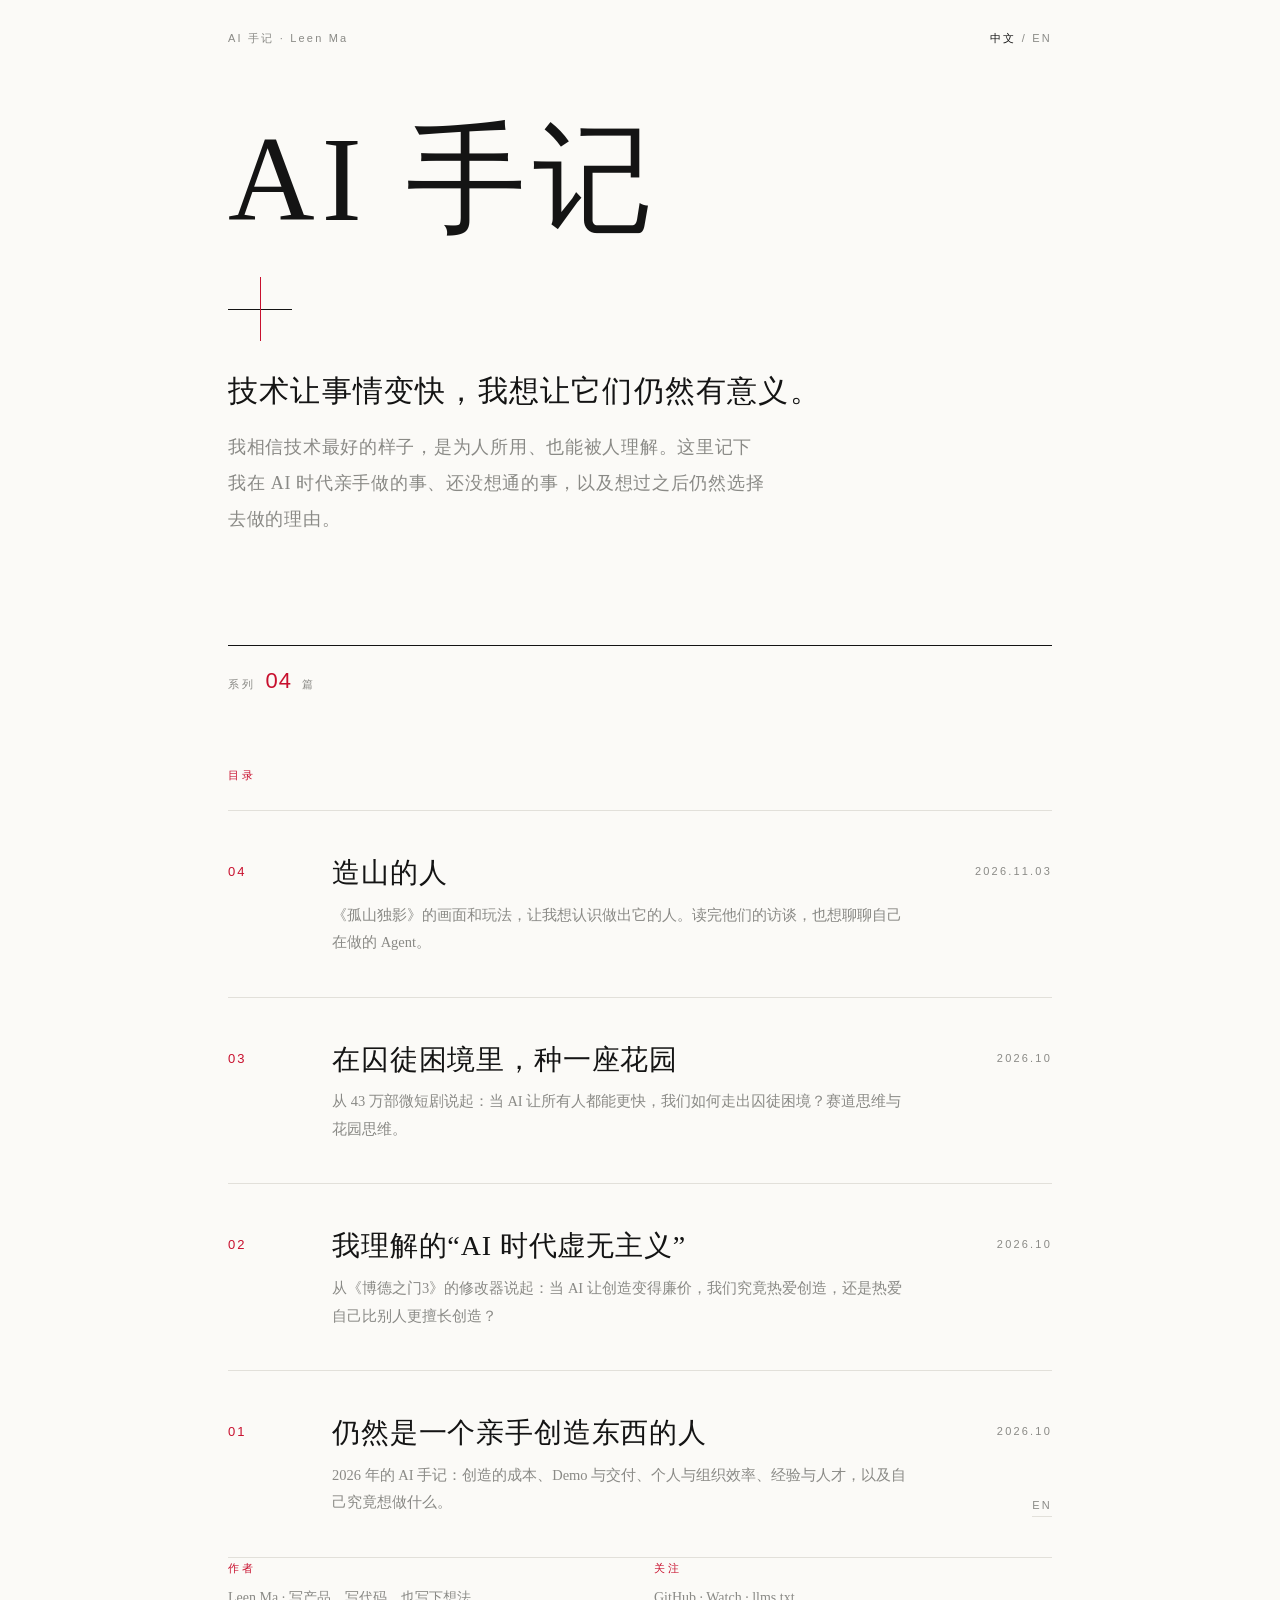
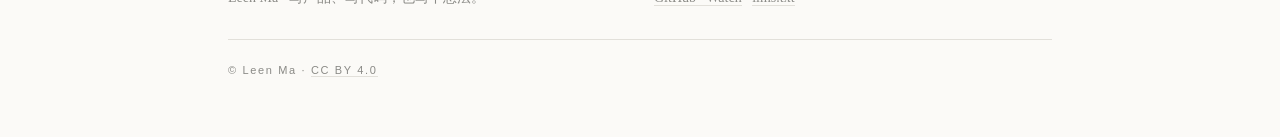
<file: index.html>
<!DOCTYPE html><html lang="zh-CN"><head><meta charset="utf-8"><meta name="viewport" content="width=device-width,initial-scale=1">
<title>AI 手记 · AI Notes</title><meta name="description" content="技术让事情变快，我想让它们仍然有意义。"><link rel="canonical" href="https://leenlbma.github.io/ai-notes/">
<link rel="alternate" hreflang="zh-CN" href="https://leenlbma.github.io/ai-notes/"><link rel="alternate" hreflang="en" href="https://leenlbma.github.io/ai-notes/en/"><link rel="alternate" hreflang="x-default" href="https://leenlbma.github.io/ai-notes/">
<meta property="og:type" content="website"><meta property="og:title" content="AI 手记 · AI Notes"><meta property="og:description" content="技术让事情变快，我想让它们仍然有意义。"><meta property="og:url" content="https://leenlbma.github.io/ai-notes/"><meta property="og:locale" content="zh_CN">
<meta name="twitter:card" content="summary"><meta name="twitter:title" content="AI 手记 · AI Notes"><meta name="twitter:description" content="技术让事情变快，我想让它们仍然有意义。">
<meta name="author" content="Leen Ma"><link rel="license" href="https://creativecommons.org/licenses/by/4.0/"><link rel="stylesheet" href="assets/home.css?v=1abb6563d9"><script defer src="https://cloud.umami.is/script.js" data-website-id="8ba58f50-24d2-4d61-a09c-1aa3558a4ade"></script></head>
<body><header class="wrap"><div class="top"><span>AI 手记 · Leen Ma</span><span class="lang"><b>中文</b> / <a href="en/" hreflang="en">EN</a></span></div>
<h1>AI 手记</h1><div class="x" aria-hidden="true"></div><p class="tag">技术让事情变快，我想让它们仍然有意义。</p><p class="intro">我相信技术最好的样子，是为人所用、也能被人理解。这里记下我在 AI 时代亲手做的事、还没想通的事，以及想过之后仍然选择去做的理由。</p>
<div class="count"><span>系列</span><b>04</b><span>篇</span></div></header>
<main class="wrap"><div class="label">目录</div><ol class="list" style="list-style:none;margin:0;padding:0"><li><a class="post" href="posts/04-cairn-agent-control/"><span class="no">04</span><span class="body"><h2>造山的人</h2><p>《孤山独影》的画面和玩法，让我想认识做出它的人。读完他们的访谈，也想聊聊自己在做的 Agent。</p></span><span class="date">2026.11.03</span></a></li><li><a class="post" href="posts/03-garden-vs-track/"><span class="no">03</span><span class="body"><h2>在囚徒困境里，种一座花园</h2><p>从 43 万部微短剧说起：当 AI 让所有人都能更快，我们如何走出囚徒困境？赛道思维与花园思维。</p></span><span class="date">2026.10</span></a></li><li><a class="post" href="posts/02-ai-nihilism/"><span class="no">02</span><span class="body"><h2>我理解的“AI 时代虚无主义”</h2><p>从《博德之门3》的修改器说起：当 AI 让创造变得廉价，我们究竟热爱创造，还是热爱自己比别人更擅长创造？</p></span><span class="date">2026.10</span></a></li><li><a class="post" href="posts/01-still-building-by-hand/"><span class="no">01</span><span class="body"><h2>仍然是一个亲手创造东西的人</h2><p>2026 年的 AI 手记：创造的成本、Demo 与交付、个人与组织效率、经验与人才，以及自己究竟想做什么。</p></span><span class="date">2026.10</span></a><a class="alt" href="posts/01-still-building-by-hand/en/" hreflang="en">EN</a></li></ol></main>
<footer class="wrap"><div class="about"><div class="label">作者</div><p>Leen Ma · 写产品、写代码，也写下想法。</p></div>
<div class="sub"><div class="label">关注</div><p><a href="https://github.com/leenlbma/ai-notes">GitHub · Watch</a> · <a href="llms.txt">llms.txt</a></p></div>
<small>© Leen Ma · <a href="https://creativecommons.org/licenses/by/4.0/">CC BY 4.0</a></small></footer></body></html>
</file>
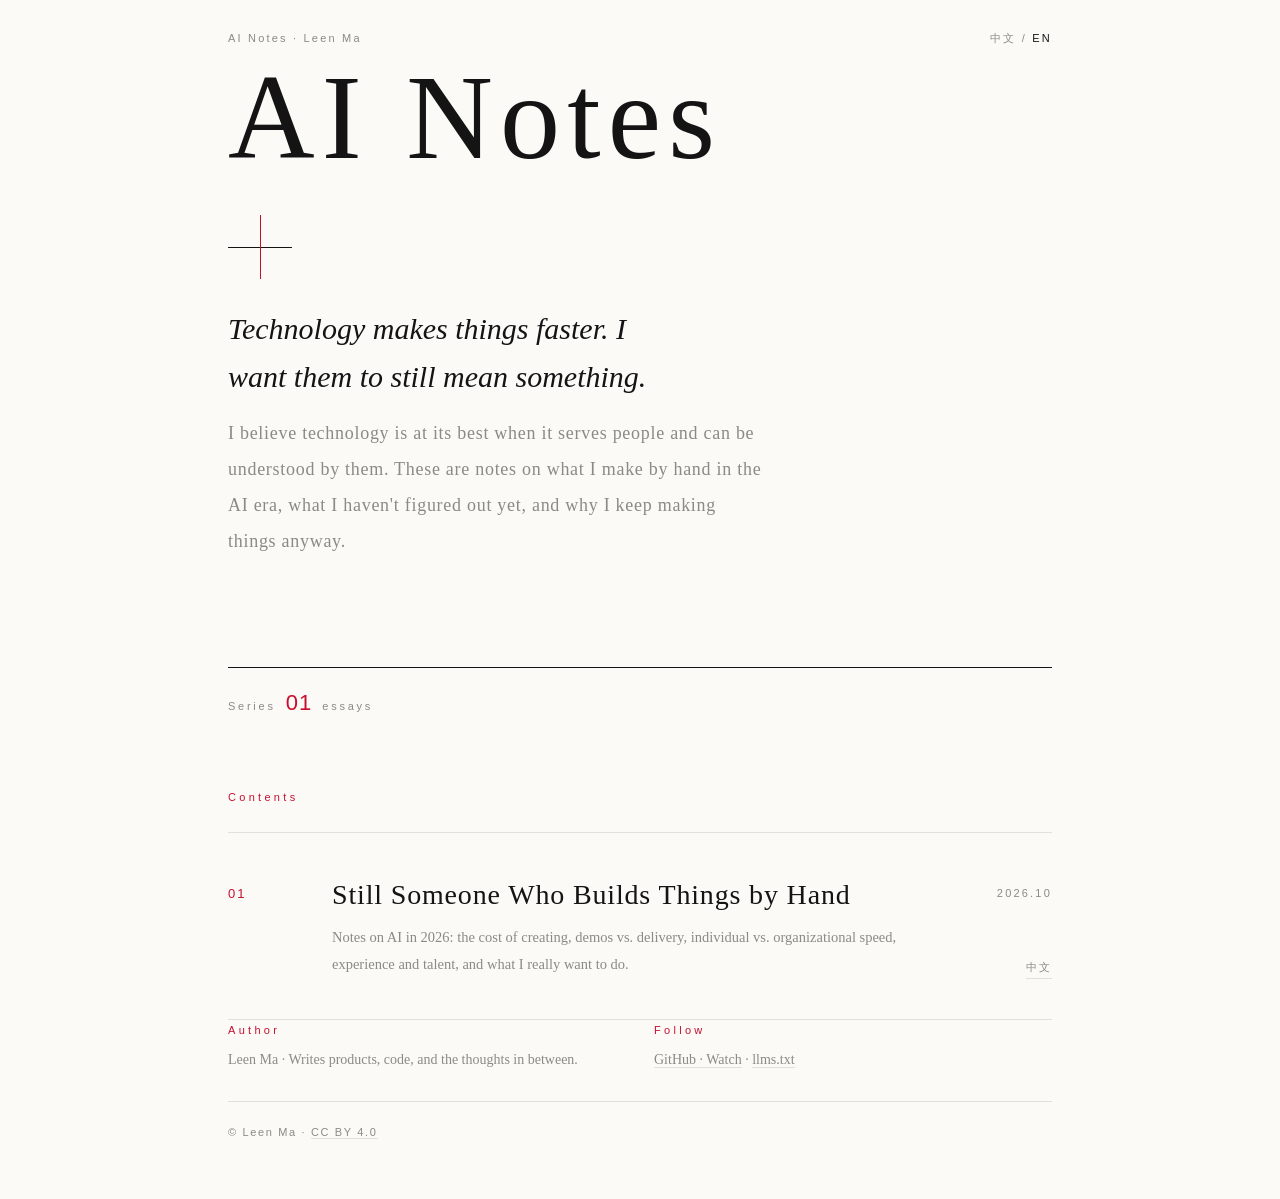
<file: en/index.html>
<!DOCTYPE html><html lang="en"><head><meta charset="utf-8"><meta name="viewport" content="width=device-width,initial-scale=1">
<title>AI Notes · AI 手记</title><meta name="description" content="Technology makes things faster. I want them to still mean something."><link rel="canonical" href="https://leenlbma.github.io/ai-notes/en/">
<link rel="alternate" hreflang="zh-CN" href="https://leenlbma.github.io/ai-notes/"><link rel="alternate" hreflang="en" href="https://leenlbma.github.io/ai-notes/en/"><link rel="alternate" hreflang="x-default" href="https://leenlbma.github.io/ai-notes/">
<meta property="og:type" content="website"><meta property="og:title" content="AI Notes · AI 手记"><meta property="og:description" content="Technology makes things faster. I want them to still mean something."><meta property="og:url" content="https://leenlbma.github.io/ai-notes/en/"><meta property="og:locale" content="en_US">
<meta name="twitter:card" content="summary"><meta name="twitter:title" content="AI Notes · AI 手记"><meta name="twitter:description" content="Technology makes things faster. I want them to still mean something.">
<meta name="author" content="Leen Ma"><link rel="license" href="https://creativecommons.org/licenses/by/4.0/"><link rel="stylesheet" href="../assets/home.css?v=1abb6563d9"><script defer src="https://cloud.umami.is/script.js" data-website-id="8ba58f50-24d2-4d61-a09c-1aa3558a4ade"></script></head>
<body><header class="wrap"><div class="top"><span>AI Notes · Leen Ma</span><span class="lang"><a href="../" hreflang="zh-CN">中文</a> / <b>EN</b></span></div>
<h1>AI Notes</h1><div class="x" aria-hidden="true"></div><p class="tag">Technology makes things faster. I want them to still mean something.</p><p class="intro">I believe technology is at its best when it serves people and can be understood by them. These are notes on what I make by hand in the AI era, what I haven&#x27;t figured out yet, and why I keep making things anyway.</p>
<div class="count"><span>Series</span><b>01</b><span>essays</span></div></header>
<main class="wrap"><div class="label">Contents</div><ol class="list" style="list-style:none;margin:0;padding:0"><li><a class="post" href="../posts/01-still-building-by-hand/en/"><span class="no">01</span><span class="body"><h2>Still Someone Who Builds Things by Hand</h2><p>Notes on AI in 2026: the cost of creating, demos vs. delivery, individual vs. organizational speed, experience and talent, and what I really want to do.</p></span><span class="date">2026.10</span></a><a class="alt" href="../posts/01-still-building-by-hand/" hreflang="zh-CN">中文</a></li></ol></main>
<footer class="wrap"><div class="about"><div class="label">Author</div><p>Leen Ma · Writes products, code, and the thoughts in between.</p></div>
<div class="sub"><div class="label">Follow</div><p><a href="https://github.com/leenlbma/ai-notes">GitHub · Watch</a> · <a href="../llms.txt">llms.txt</a></p></div>
<small>© Leen Ma · <a href="https://creativecommons.org/licenses/by/4.0/">CC BY 4.0</a></small></footer></body></html>
</file>
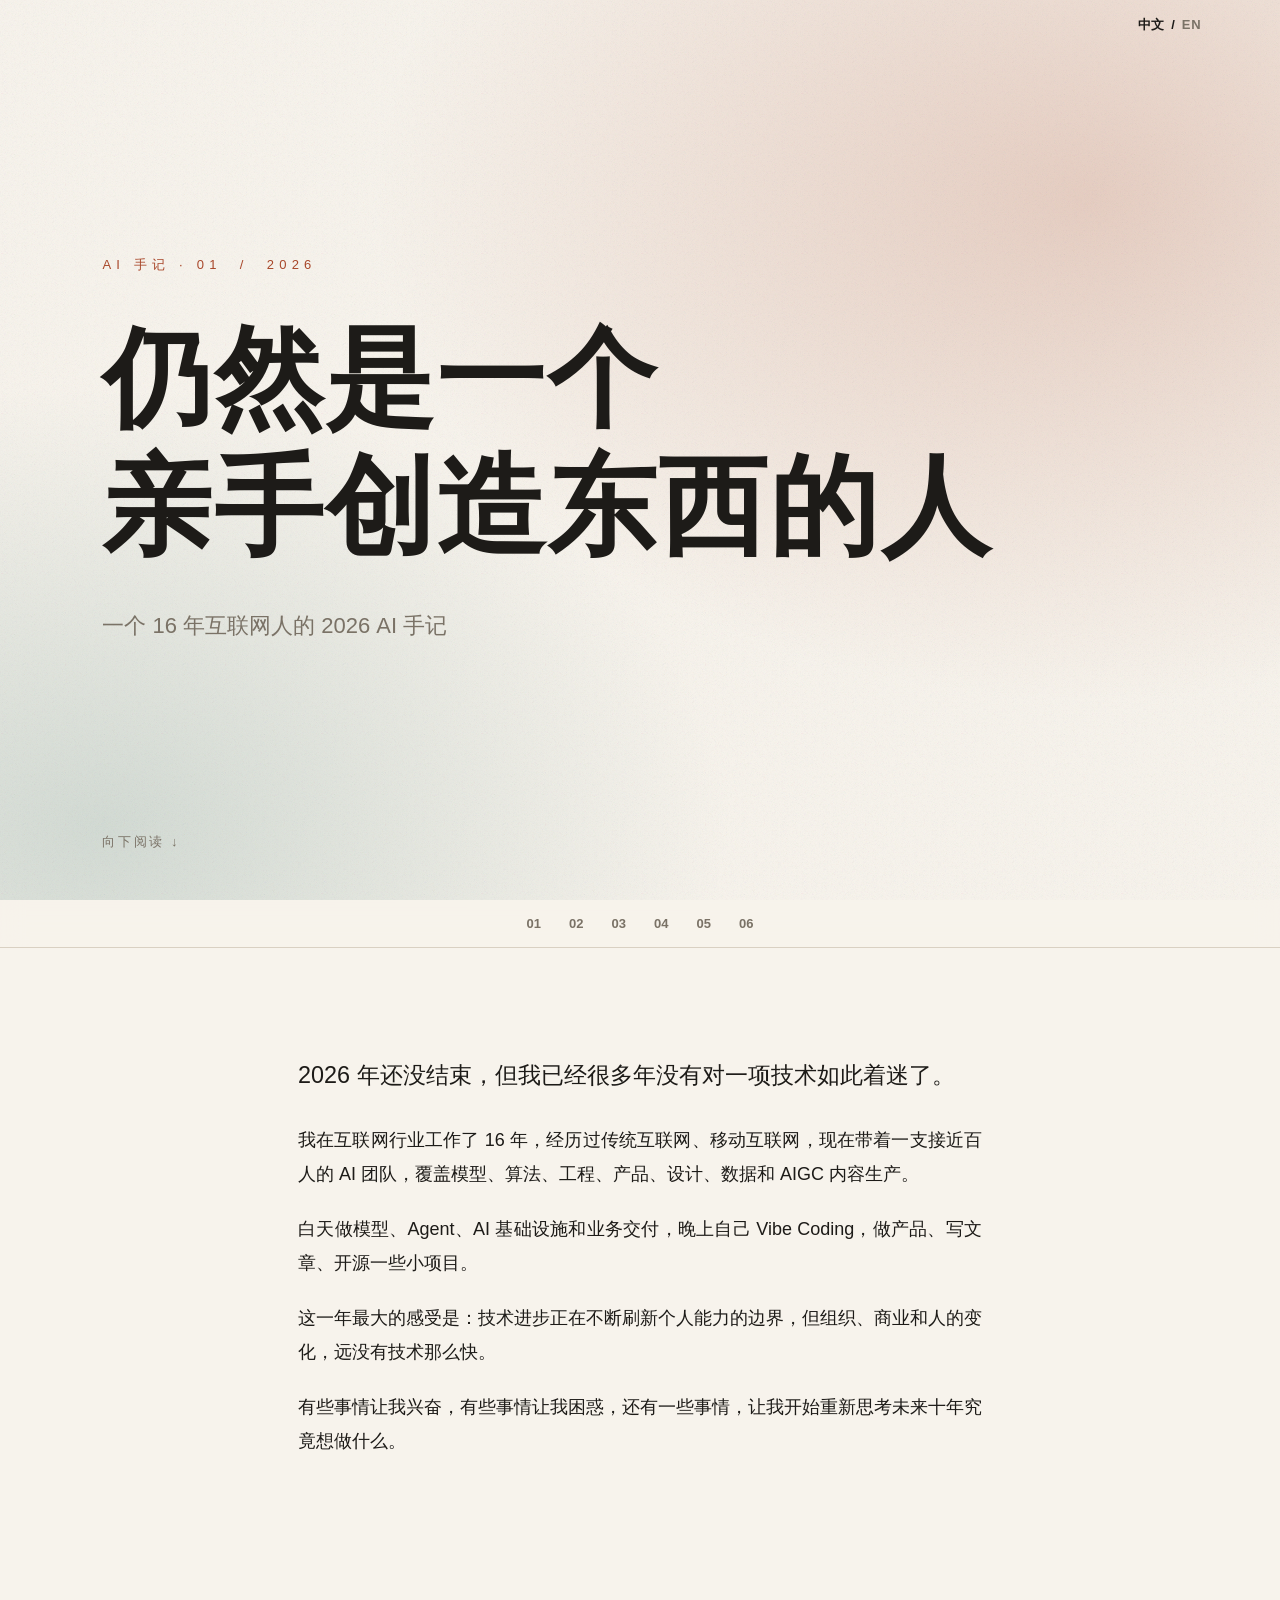
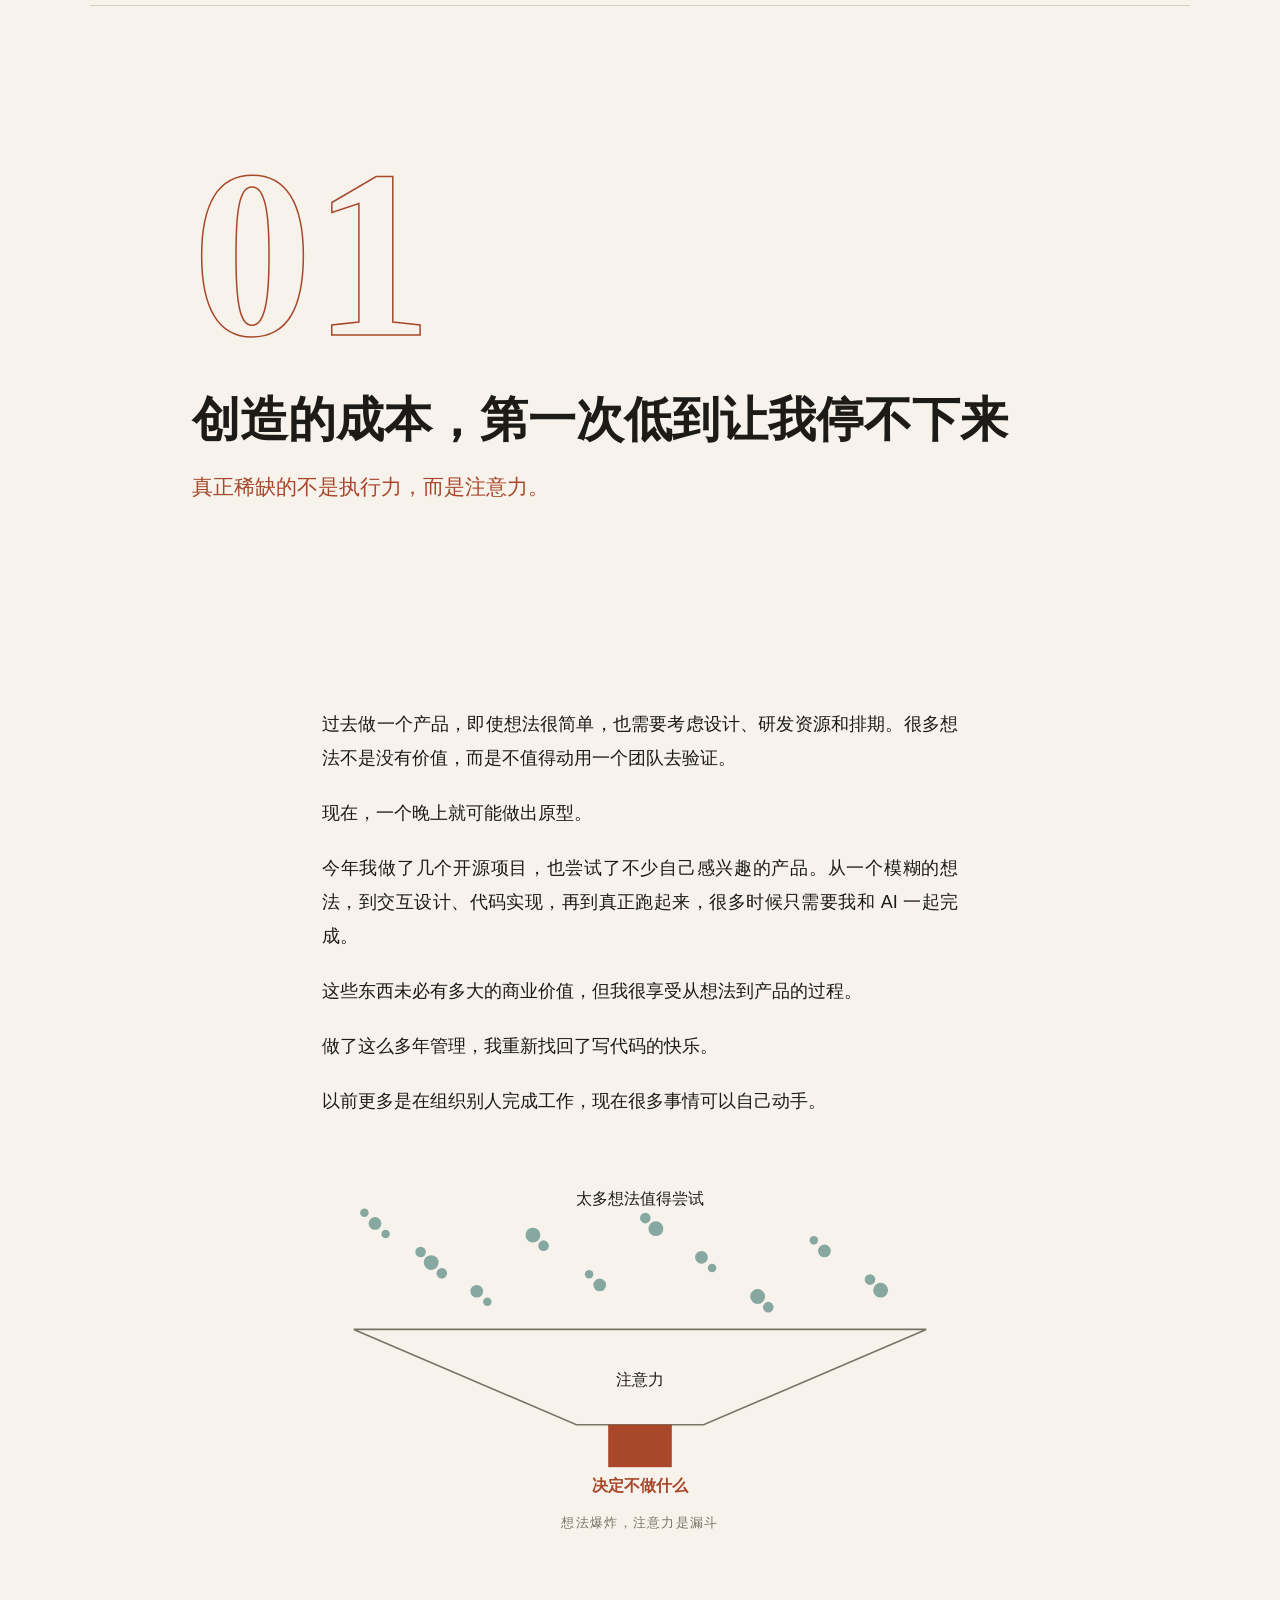
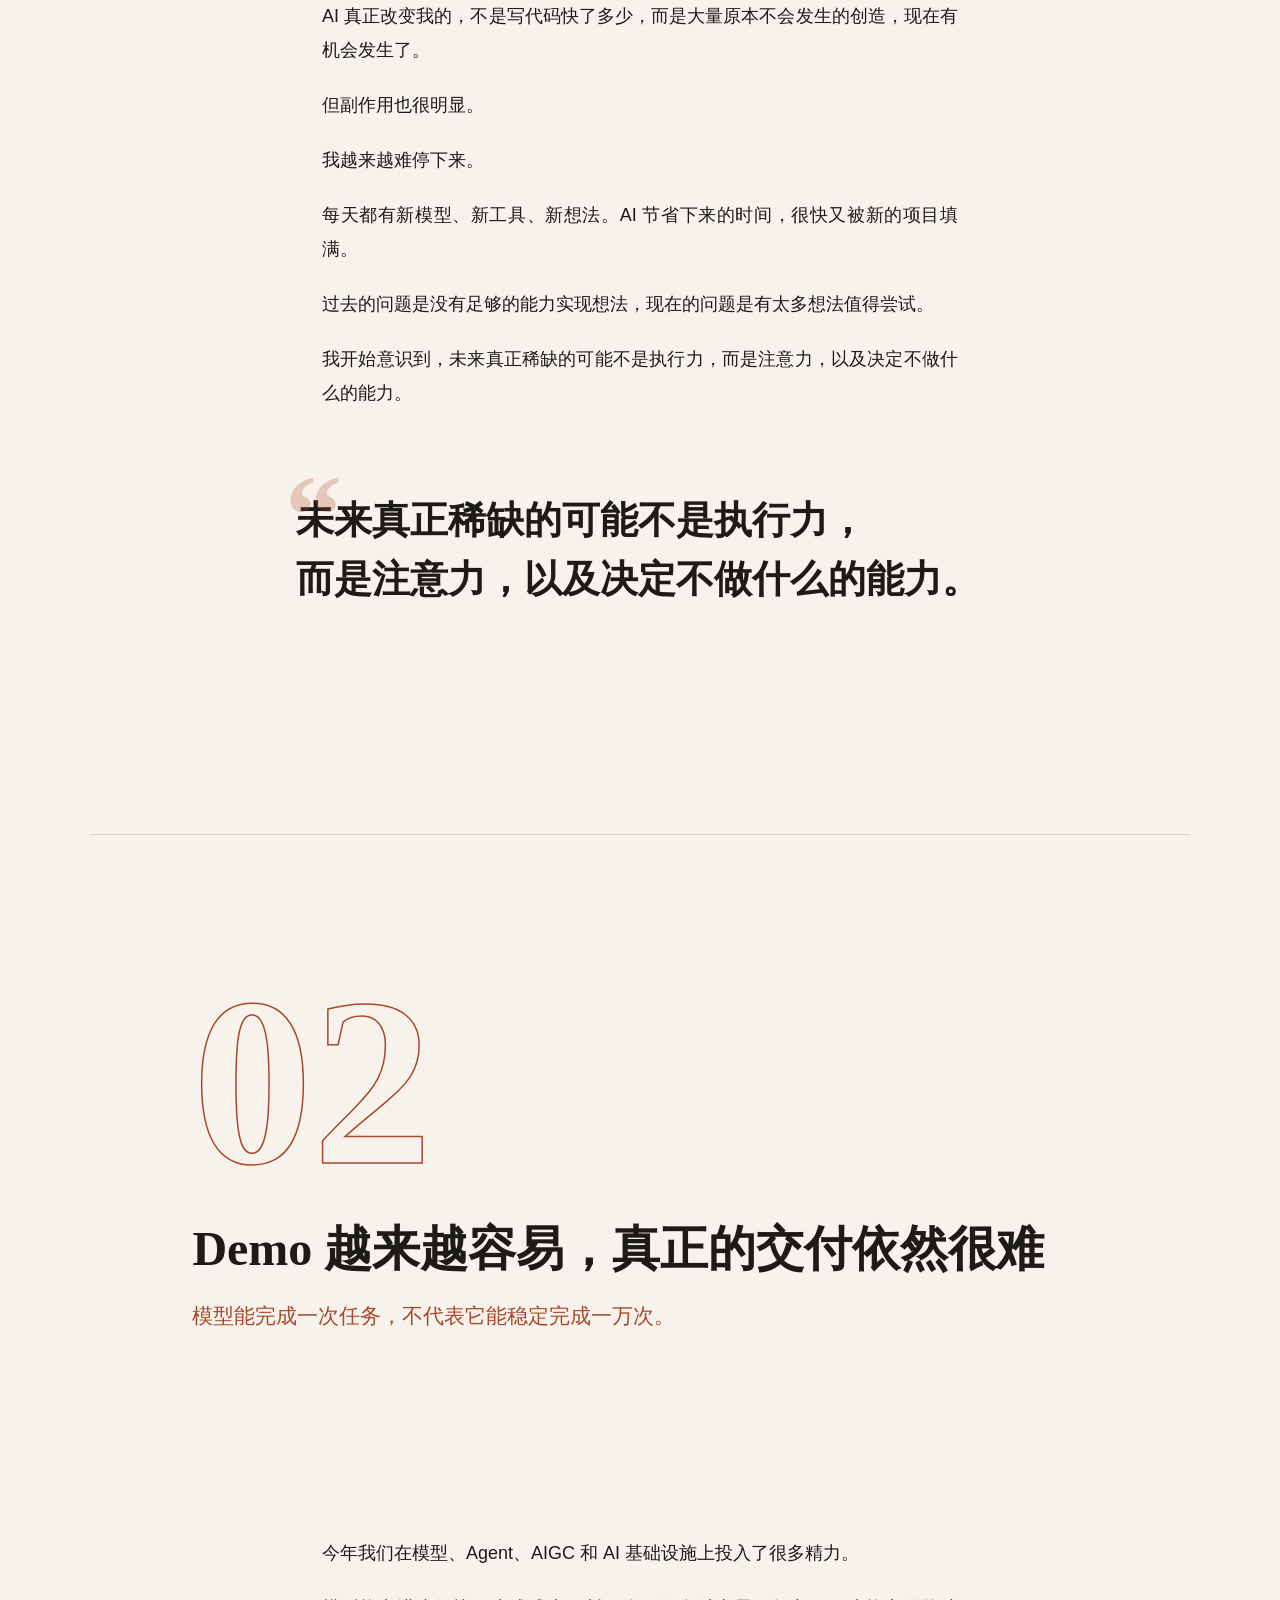
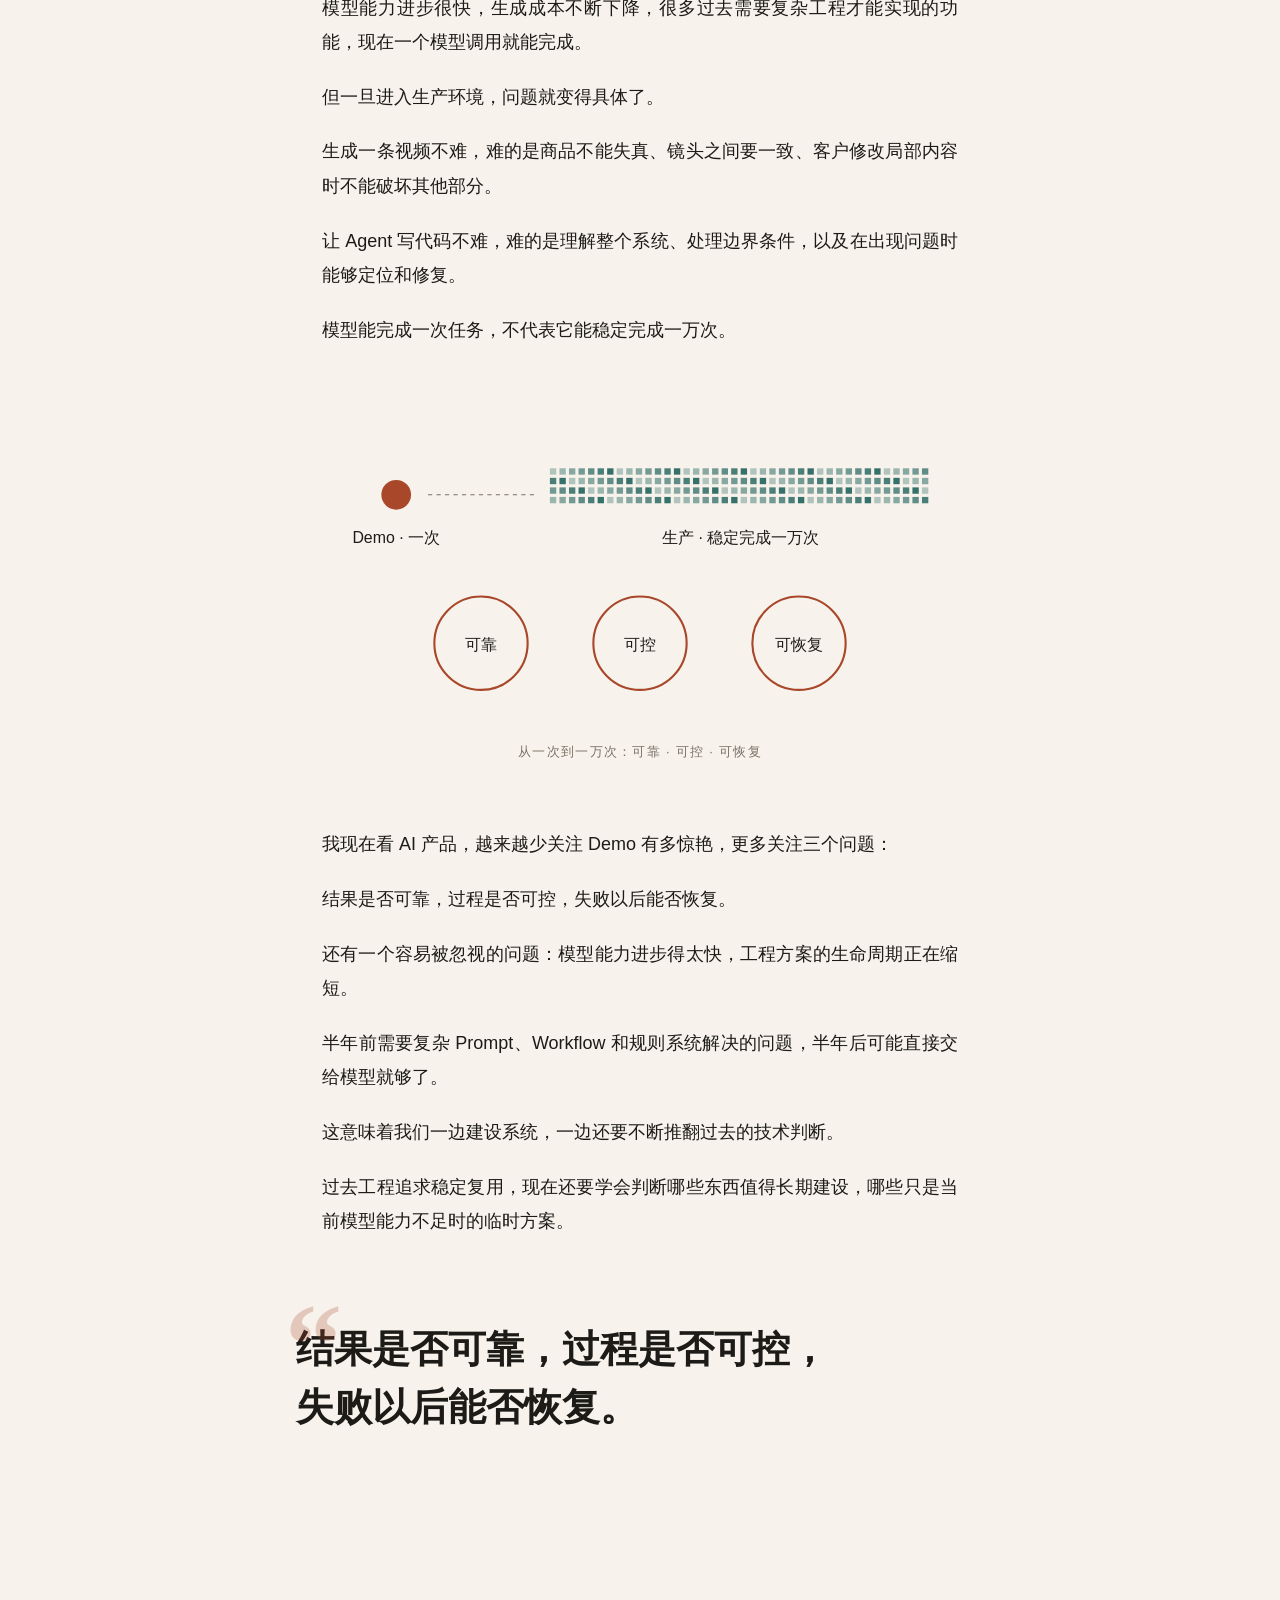
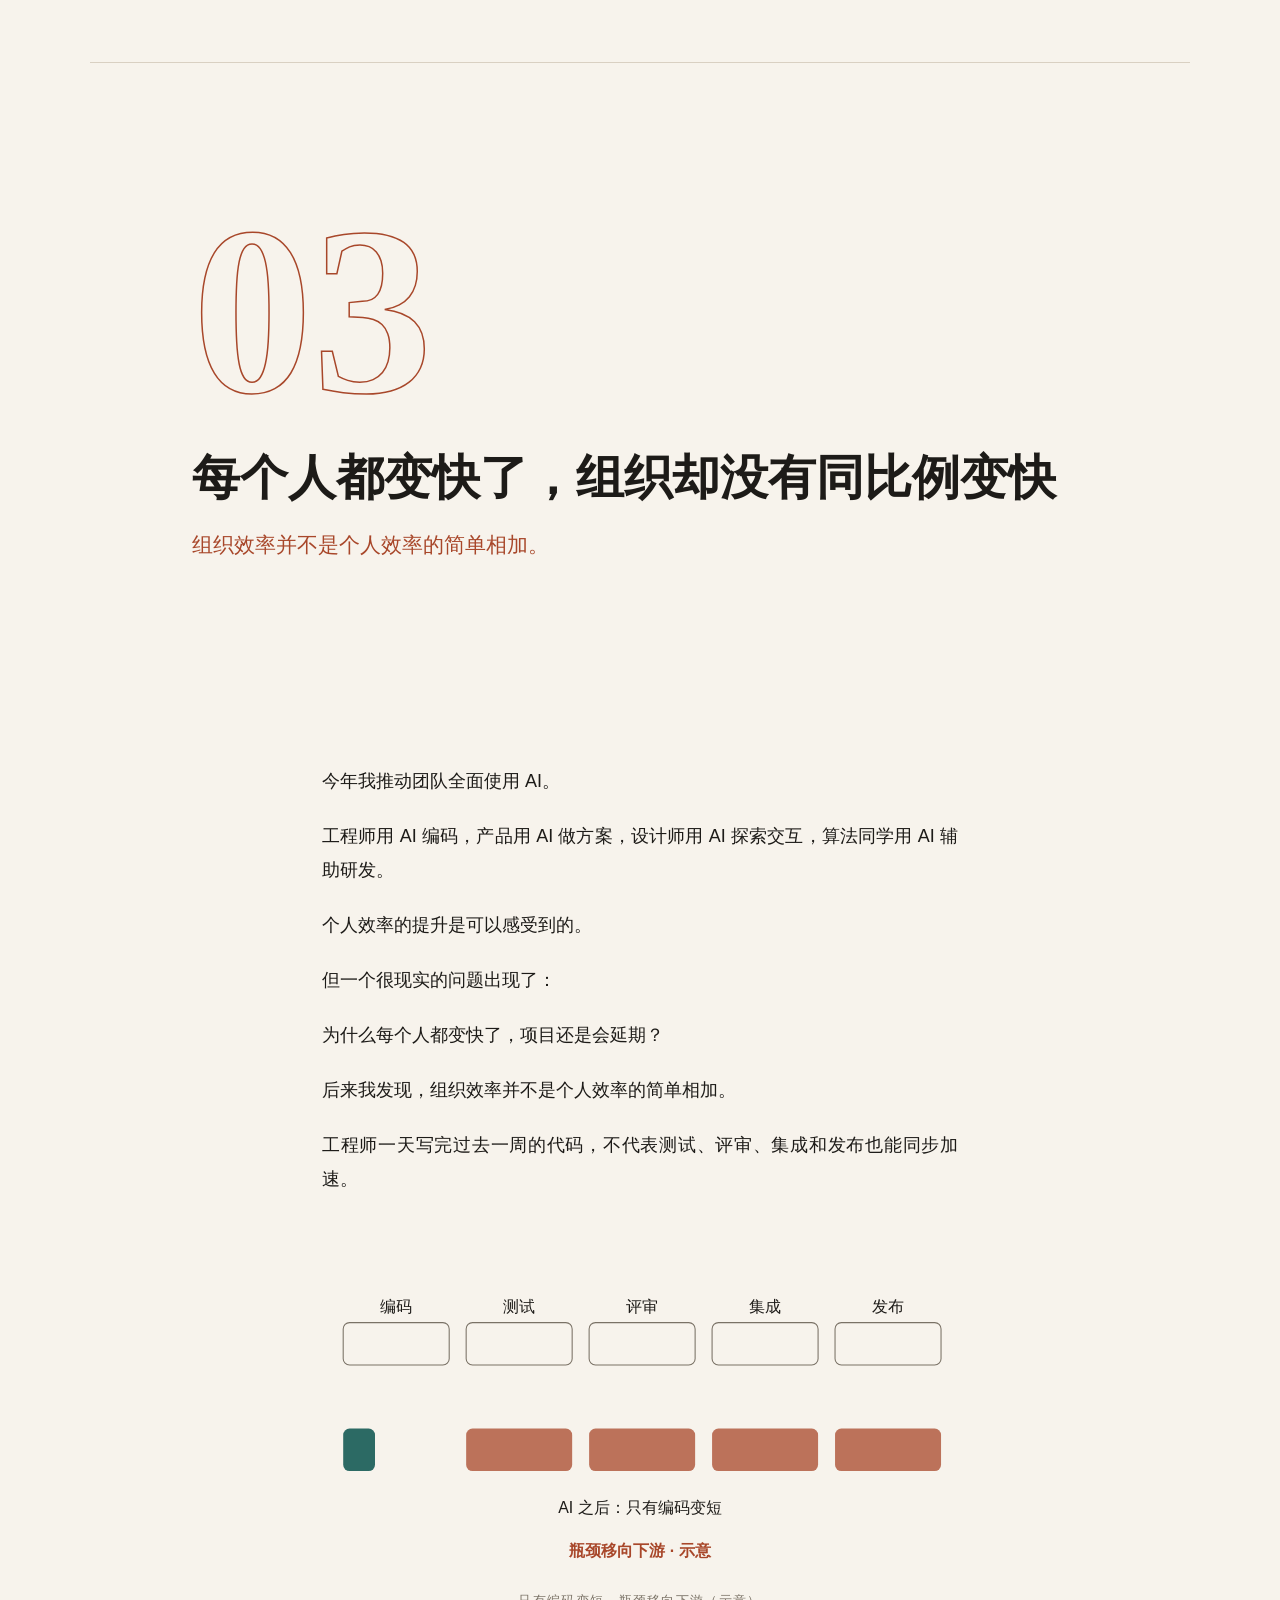
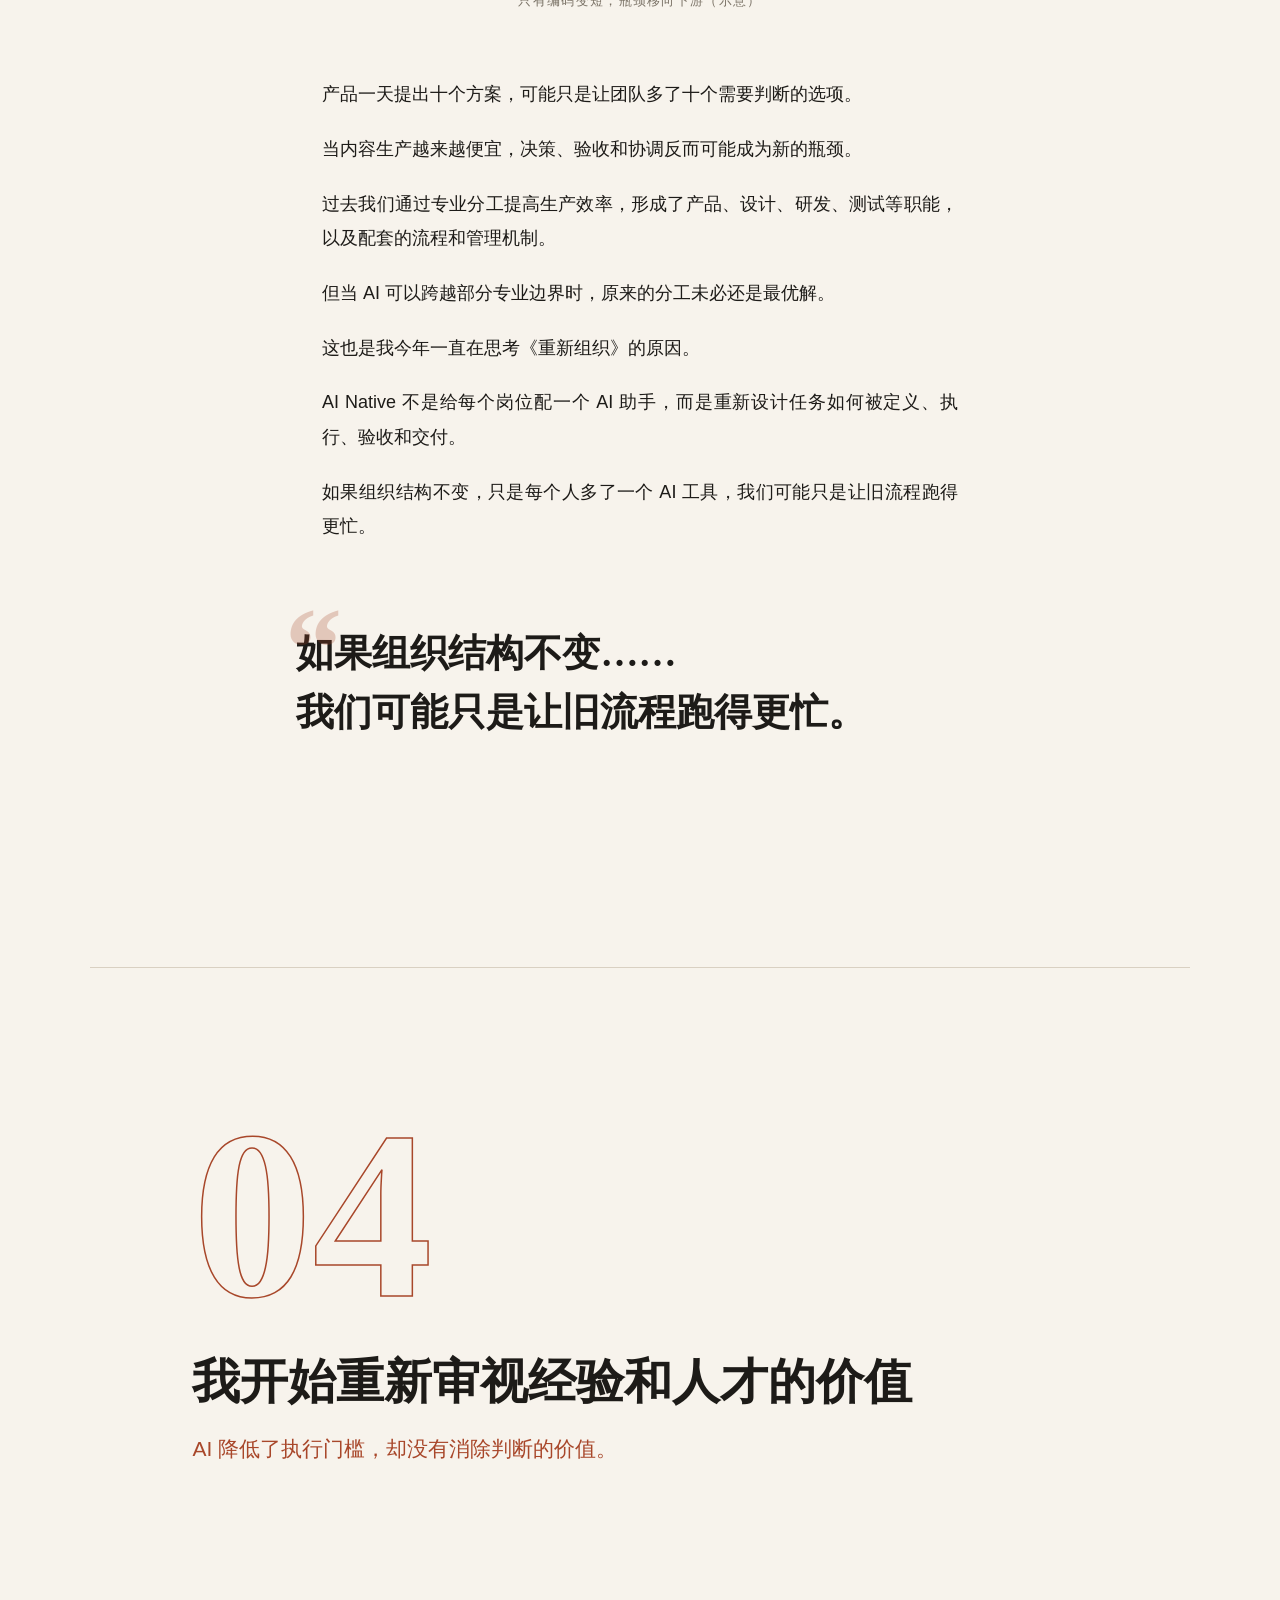
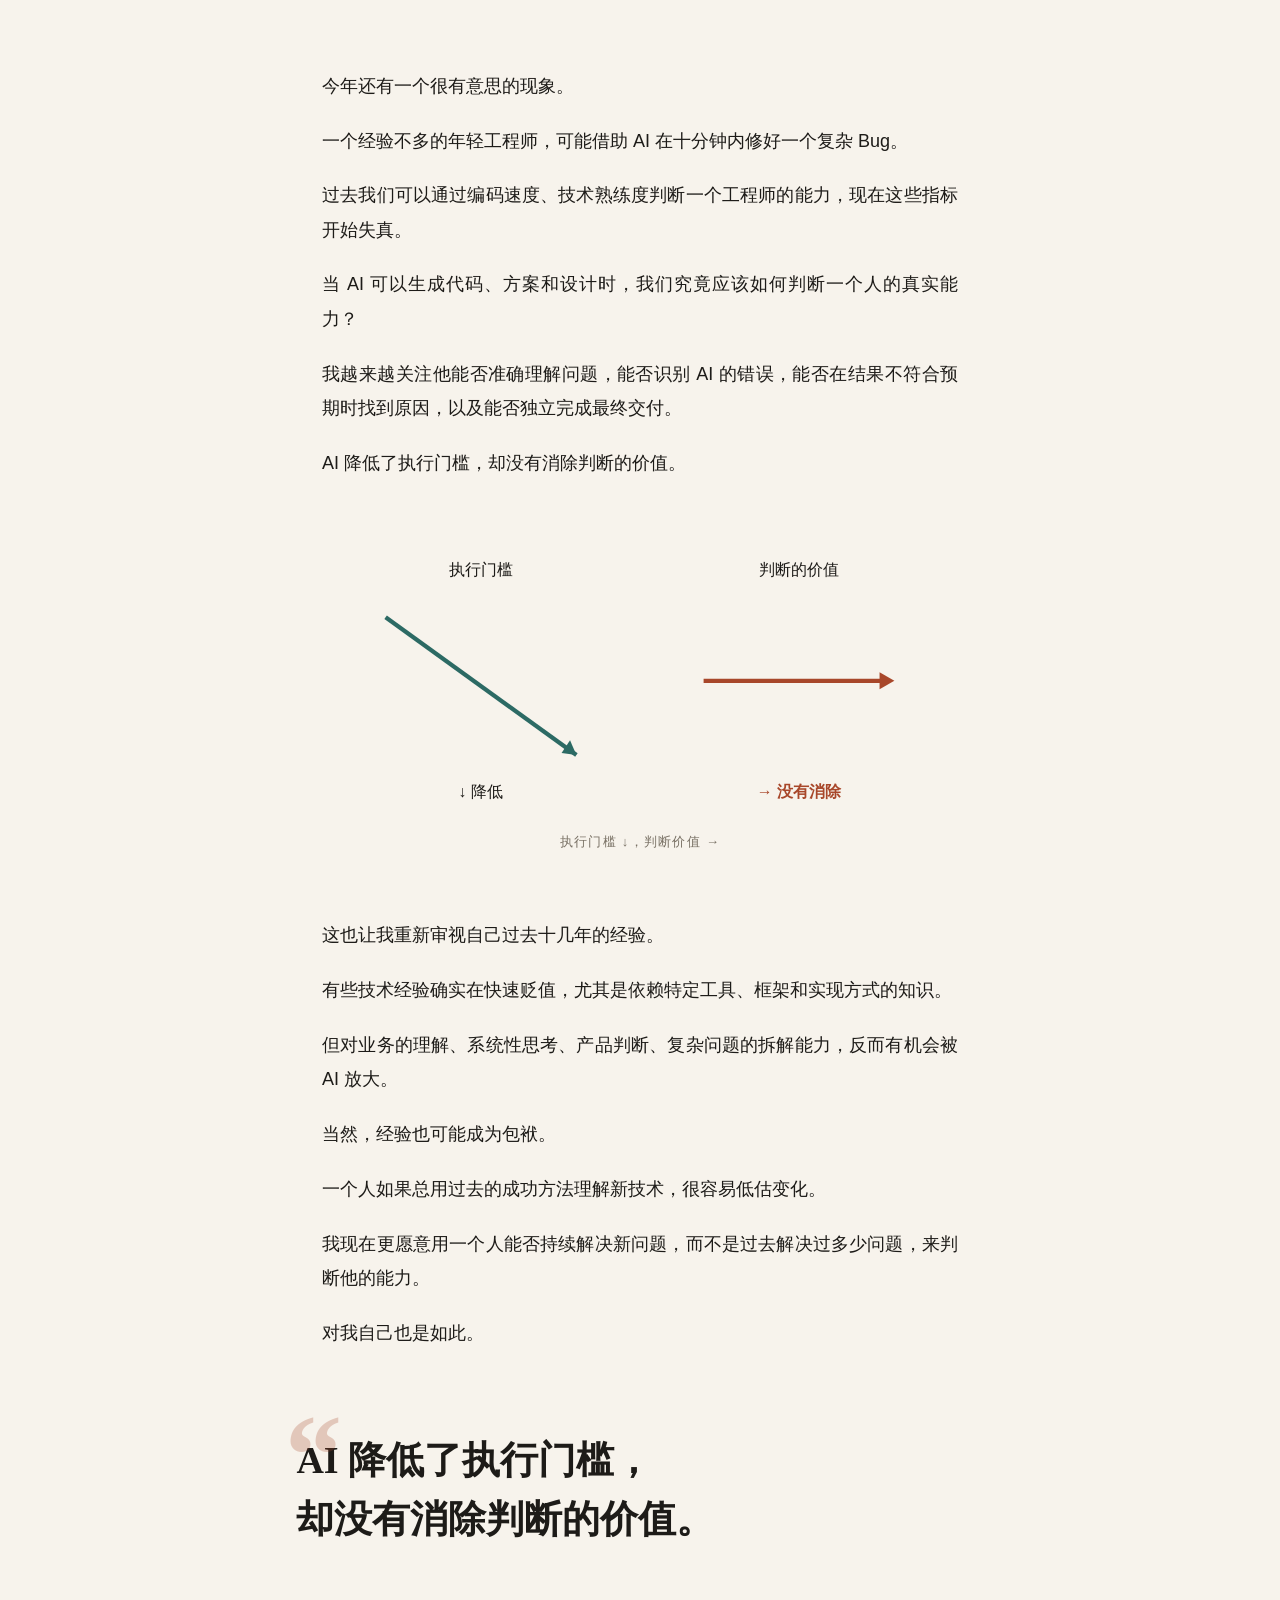
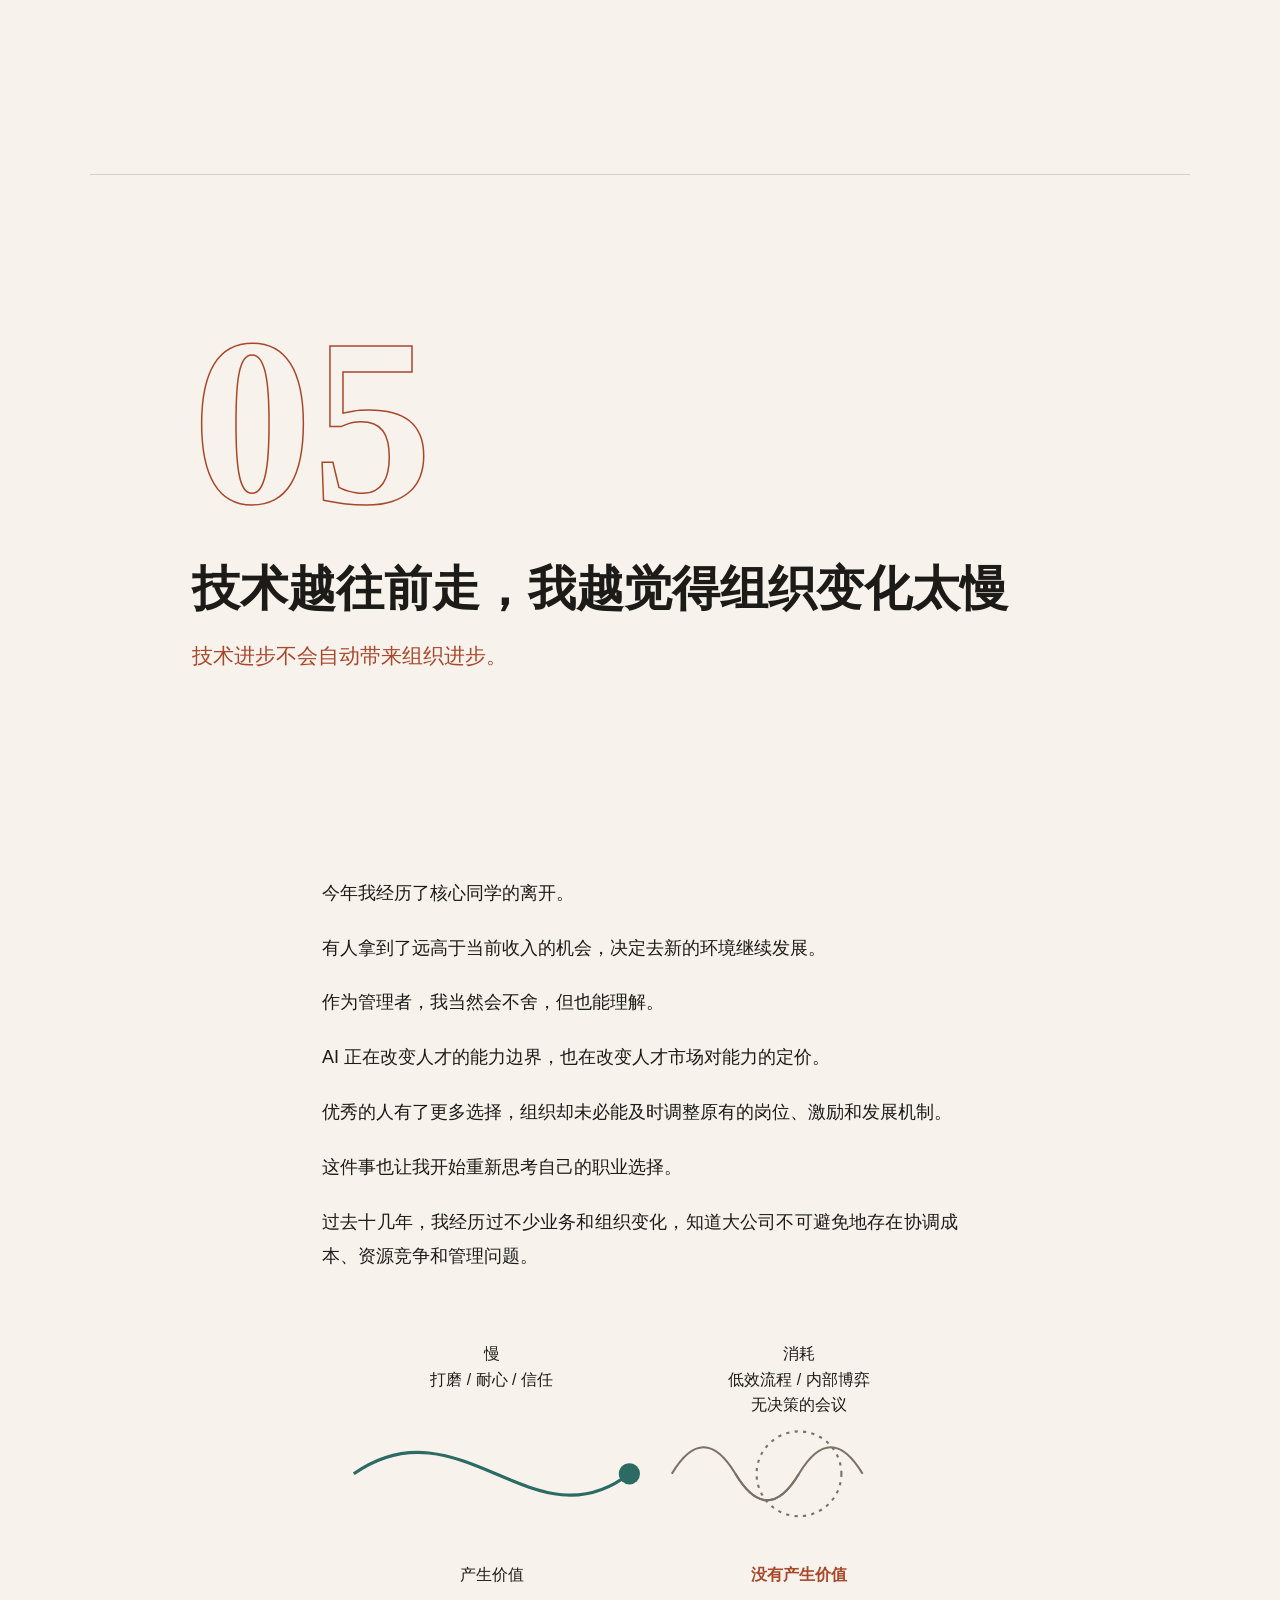
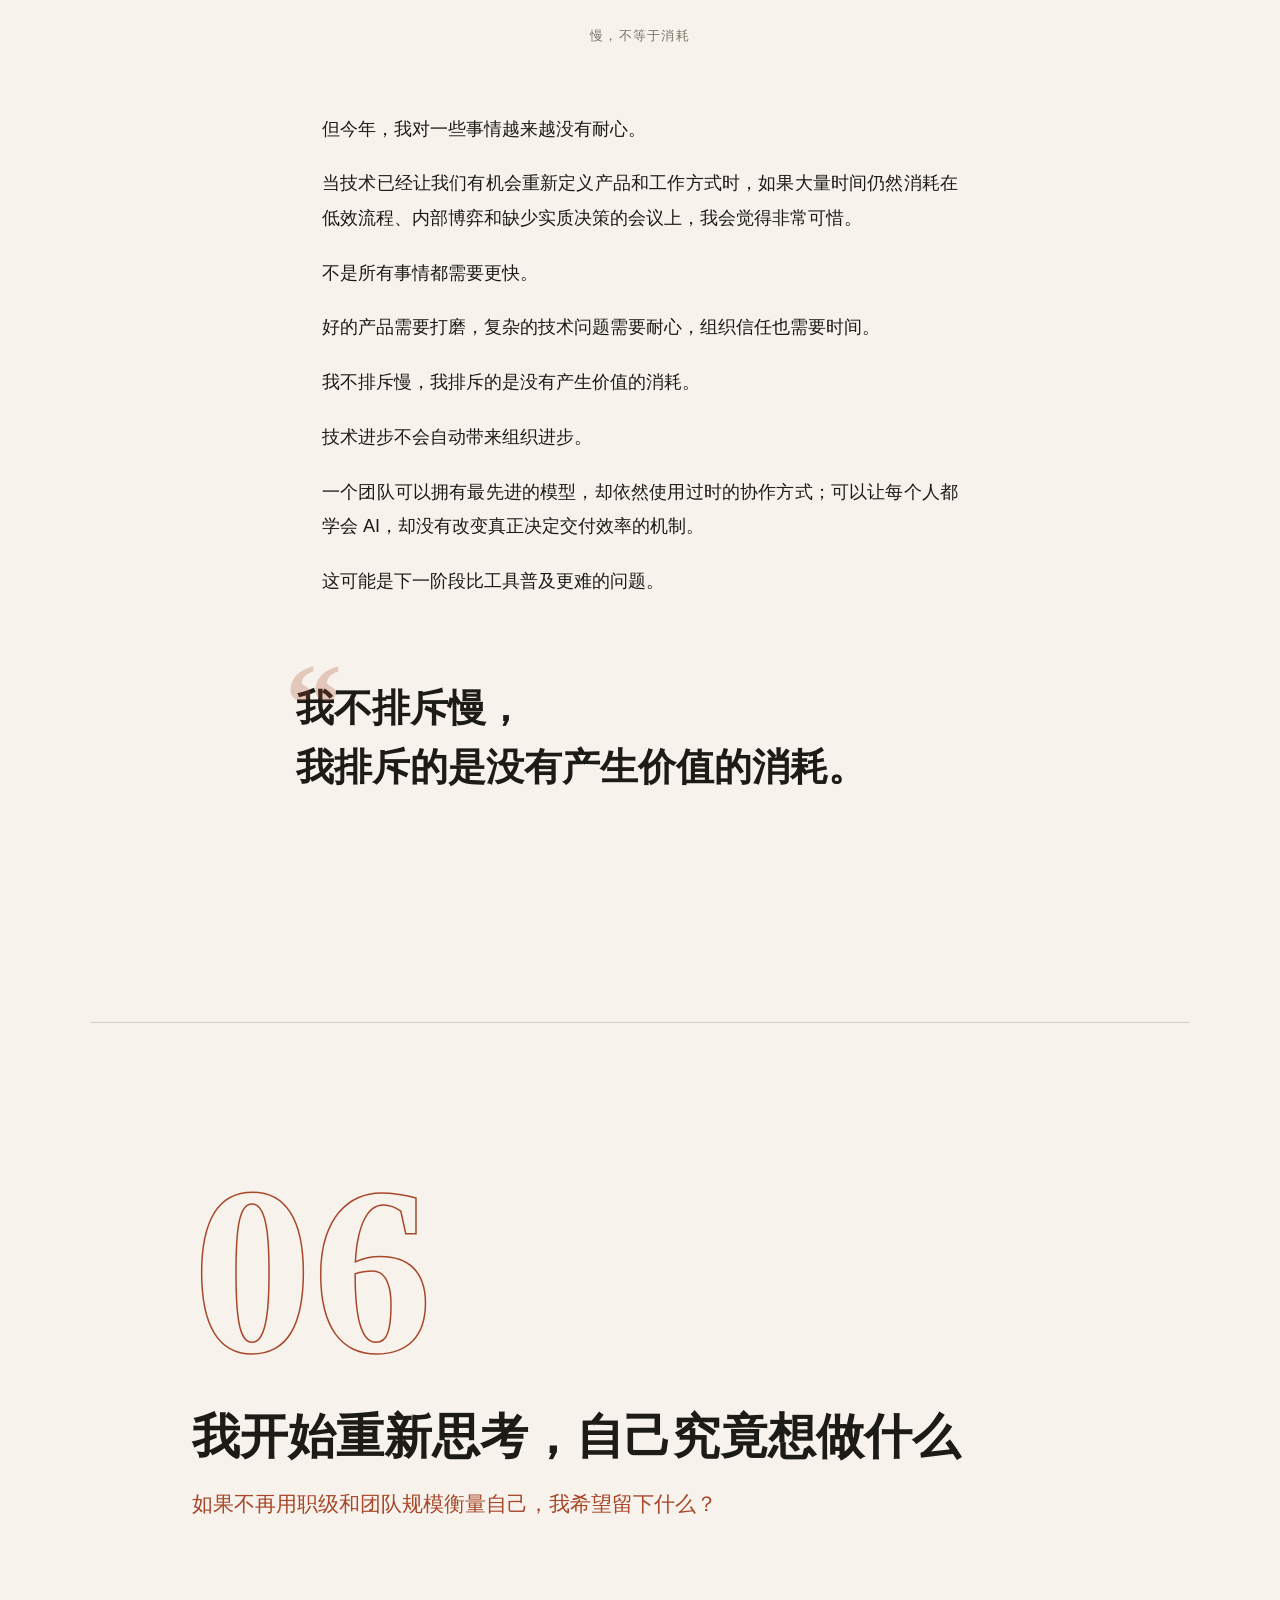
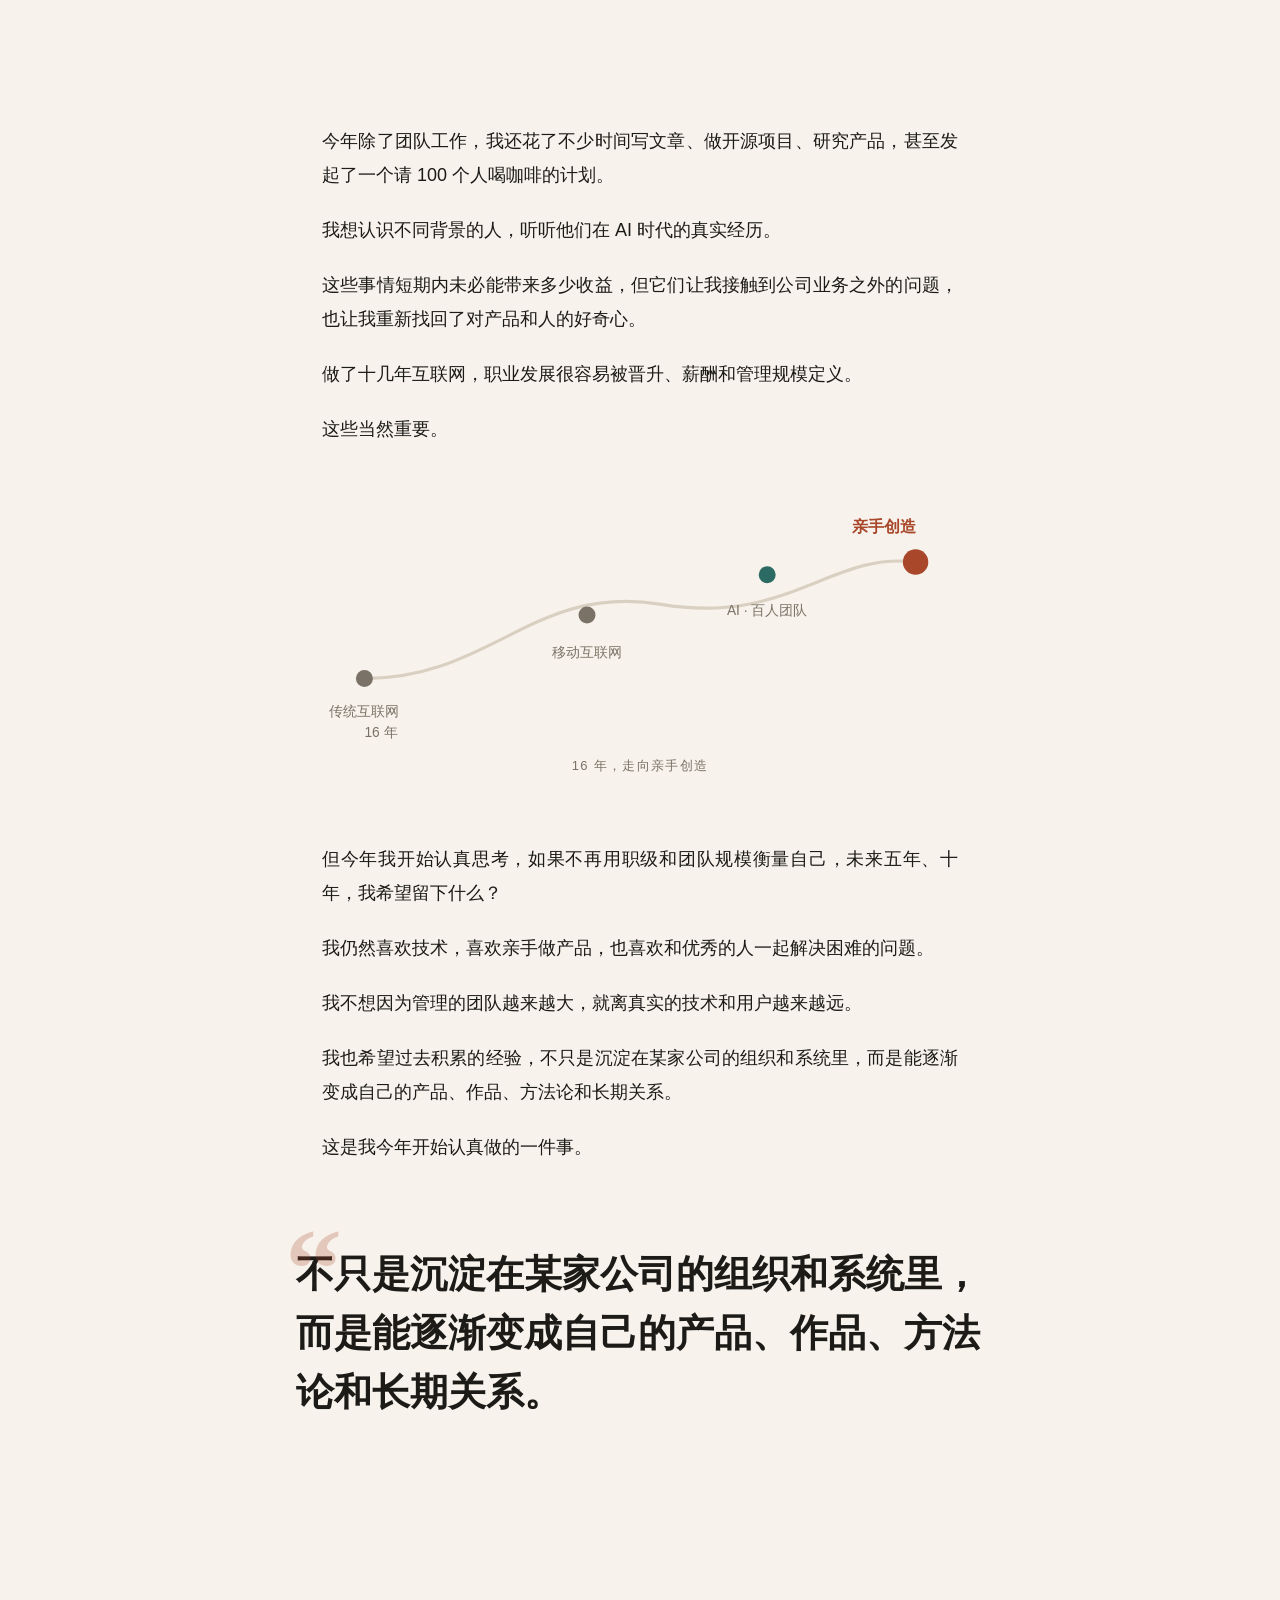
<file: posts/01-still-building-by-hand/index.html>
<!DOCTYPE html><html lang="zh-CN"><head><meta charset="utf-8"><meta name="viewport" content="width=device-width,initial-scale=1"><title>仍然是一个亲手创造东西的人 | AI 手记</title><meta name="description" content="一个 16 年互联网人的 2026 AI 手记：创造、交付、组织效率、经验与人才，以及仍然想亲手创造东西的自己。"><link rel="canonical" href="https://leenlbma.github.io/ai-notes/posts/01-still-building-by-hand/">
<meta property="og:type" content="article"><meta property="og:title" content="仍然是一个亲手创造东西的人 | AI 手记"><meta property="og:description" content="一个 16 年互联网人的 2026 AI 手记：创造、交付、组织效率、经验与人才，以及仍然想亲手创造东西的自己。"><meta property="og:url" content="https://leenlbma.github.io/ai-notes/posts/01-still-building-by-hand/"><meta property="og:locale" content="zh_CN">
<meta name="twitter:card" content="summary"><meta name="twitter:title" content="仍然是一个亲手创造东西的人 | AI 手记"><meta name="twitter:description" content="一个 16 年互联网人的 2026 AI 手记：创造、交付、组织效率、经验与人才，以及仍然想亲手创造东西的自己。">
<meta name="author" content="Leen Ma"><link rel="license" href="https://creativecommons.org/licenses/by/4.0/">
<style>
:root{--bg:#f7f3ec;--fg:#1d1b18;--mute:#7a7266;--line:#d9d0c2;--acc:#a8472a;--acc2:#2c6a64;--paper:#fffdf8}
@media(prefers-color-scheme:dark){:root{--bg:#121110;--fg:#ebe5da;--mute:#9a9183;--line:#3a352f;--acc:#e0875c;--acc2:#72b8ae;--paper:#1a1816}}
*{box-sizing:border-box}html{scroll-behavior:smooth}body{margin:0;background:var(--bg);color:var(--fg);font:18px/1.9 "PingFang SC","Hiragino Sans GB","Noto Sans SC","Noto Sans CJK SC","Microsoft YaHei",sans-serif;-webkit-font-smoothing:antialiased}
.serif{font-family:"Noto Serif SC","Noto Serif CJK SC","Source Han Serif SC","Songti SC","STSong",serif}
#bar{position:fixed;top:0;left:0;height:3px;width:0;background:var(--acc);z-index:20}
.hero{position:relative;min-height:100svh;display:flex;flex-direction:column;justify-content:center;padding:10vh 8vw;overflow:hidden}
.hero:before{content:"";position:absolute;inset:-20%;background:radial-gradient(40% 40% at 75% 30%,color-mix(in srgb,var(--acc) 22%,transparent),transparent),radial-gradient(35% 35% at 20% 80%,color-mix(in srgb,var(--acc2) 18%,transparent),transparent);animation:drift 18s ease-in-out infinite alternate;z-index:-1}
.hero:after{content:"";position:absolute;inset:0;opacity:.09;z-index:-1;background-image:url("data:image/svg+xml,%3Csvg xmlns='http://www.w3.org/2000/svg' width='160' height='160'%3E%3Cfilter id='n'%3E%3CfeTurbulence baseFrequency='.9' numOctaves='3'/%3E%3C/filter%3E%3Crect width='160' height='160' filter='url(%23n)'/%3E%3C/svg%3E")}
@keyframes drift{to{transform:translate(4%,-3%) scale(1.08)}}
.eyebrow{font-size:13px;letter-spacing:.4em;color:var(--acc)}
.hero h1{font-size:clamp(40px,8.5vw,112px);line-height:1.18;font-weight:700;margin:.35em 0 .3em;letter-spacing:.02em}
.hero .sub{font-size:clamp(17px,2.2vw,22px);color:var(--mute)}
.scroll{position:absolute;bottom:5vh;left:8vw;font-size:13px;color:var(--mute);letter-spacing:.2em}
nav{position:sticky;top:0;z-index:10;display:flex;gap:4px;justify-content:center;padding:10px;background:color-mix(in srgb,var(--bg) 85%,transparent);backdrop-filter:blur(12px);border-bottom:1px solid var(--line)}
nav a{font:600 13px/1 sans-serif;color:var(--mute);text-decoration:none;padding:7px 12px;border-radius:99px}nav a.on{background:var(--fg);color:var(--bg)}
.col{max-width:38em;margin:0 auto;padding:0 24px}
p{margin:0 0 1.15em;text-align:justify}
.pre{padding:12vh 0 4vh}.pre p:first-child{font-size:1.3em;line-height:1.7}
.ch{padding:10vh 0 6vh}
.open{min-height:70svh;display:flex;flex-direction:column;justify-content:center;max-width:1100px;margin:0 auto 8vh;padding:0 8vw;border-top:1px solid var(--line)}
.num{font-size:clamp(96px,20vw,240px);line-height:1;color:transparent;-webkit-text-stroke:1.5px var(--acc);font-weight:700}
.open h2{font-size:clamp(26px,4.4vw,48px);line-height:1.35;margin:.3em 0}
.thesis{font-size:clamp(17px,2vw,21px);color:var(--acc);text-align:left;margin:0}
.pq{margin:9vh -2vw;padding:0;font-size:clamp(24px,3.6vw,38px);line-height:1.55;font-weight:600;border:0;position:relative}
.pq:before{content:"“";position:absolute;left:-.1em;top:-.55em;font-size:3em;color:var(--acc);opacity:.25}
.fig{margin:7vh 0;padding:0}.fig svg{width:100%;height:auto;display:block}
.fig figcaption{font-size:13px;color:var(--mute);text-align:center;margin-top:12px;letter-spacing:.1em}
.t{font:15px sans-serif;fill:var(--fg)}.t.a{fill:var(--acc);font-weight:700}.t.s{font-size:13px;fill:var(--mute)}
.coda{padding:12vh 0 0}
.final{min-height:100svh;display:flex;flex-direction:column;justify-content:center;align-items:center;text-align:center;padding:10vh 8vw;background:var(--fg);color:var(--bg)}
.final p{font-size:clamp(30px,6vw,72px);line-height:1.4;font-weight:700;text-align:center;margin:0}
.final small{margin-top:5vh;letter-spacing:.4em;font-size:13px;opacity:.6}
.rv{opacity:0;transform:translateY(24px);transition:opacity .9s ease,transform .9s ease}.rv.in{opacity:1;transform:none}
@media(prefers-reduced-motion:reduce){.rv{opacity:1;transform:none;transition:none}.hero:before{animation:none}html{scroll-behavior:auto}}
@media(max-width:600px){body{font-size:17px}.t{font-size:22px}.t.s{font-size:19px}.pq{margin:7vh 0}.open{min-height:60svh}p{text-align:left}}
</style><link rel="alternate" hreflang="zh-CN" href="https://leenlbma.github.io/ai-notes/posts/01-still-building-by-hand/"><link rel="alternate" hreflang="en" href="https://leenlbma.github.io/ai-notes/posts/01-still-building-by-hand/en/"><link rel="alternate" hreflang="x-default" href="https://leenlbma.github.io/ai-notes/posts/01-still-building-by-hand/"><style>.lang{position:absolute;top:18px;right:6vw;z-index:30;font:600 13px/1 -apple-system,sans-serif;letter-spacing:.05em}.lang a,.lang b{color:var(--mute);text-decoration:none;padding:4px 2px}.lang b{color:var(--fg)}</style><script defer src="https://cloud.umami.is/script.js" data-website-id="8ba58f50-24d2-4d61-a09c-1aa3558a4ade"></script>
</head><body><div id="bar"></div>
<header class="hero"><div class="lang"><b>中文</b> / <a href="en/" hreflang="en">EN</a></div><div class="eyebrow">AI 手记 · 01　/　2026</div><h1 class="serif">仍然是一个<br>亲手创造东西的人</h1><div class="sub">一个 16 年互联网人的 2026 AI 手记</div><div class="scroll">向下阅读 ↓</div></header>
<nav><a href="#c01">01</a><a href="#c02">02</a><a href="#c03">03</a><a href="#c04">04</a><a href="#c05">05</a><a href="#c06">06</a></nav>
<div class="col pre"><p class="rv">2026 年还没结束，但我已经很多年没有对一项技术如此着迷了。</p>
<p class="rv">我在互联网行业工作了 16 年，经历过传统互联网、移动互联网，现在带着一支接近百人的 AI 团队，覆盖模型、算法、工程、产品、设计、数据和 AIGC 内容生产。</p>
<p class="rv">白天做模型、Agent、AI 基础设施和业务交付，晚上自己 Vibe Coding，做产品、写文章、开源一些小项目。</p>
<p class="rv">这一年最大的感受是：技术进步正在不断刷新个人能力的边界，但组织、商业和人的变化，远没有技术那么快。</p>
<p class="rv">有些事情让我兴奋，有些事情让我困惑，还有一些事情，让我开始重新思考未来十年究竟想做什么。</p></div>
<section id="c01" class="ch"><div class="open rv"><div class="num serif">01</div><h2 class="serif">创造的成本，第一次低到让我停不下来</h2><p class="thesis">真正稀缺的不是执行力，而是注意力。</p></div>
<div class="col"><p class="rv">过去做一个产品，即使想法很简单，也需要考虑设计、研发资源和排期。很多想法不是没有价值，而是不值得动用一个团队去验证。</p>
<p class="rv">现在，一个晚上就可能做出原型。</p>
<p class="rv">今年我做了几个开源项目，也尝试了不少自己感兴趣的产品。从一个模糊的想法，到交互设计、代码实现，再到真正跑起来，很多时候只需要我和 AI 一起完成。</p>
<p class="rv">这些东西未必有多大的商业价值，但我很享受从想法到产品的过程。</p>
<p class="rv">做了这么多年管理，我重新找回了写代码的快乐。</p>
<p class="rv">以前更多是在组织别人完成工作，现在很多事情可以自己动手。</p><figure class="fig rv"><svg viewBox="0 0 600 300"><g fill="var(--acc2)" opacity=".55"><circle cx="40" cy="30" r="4"/><circle cx="93" cy="67" r="5"/><circle cx="146" cy="104" r="6"/><circle cx="199" cy="51" r="7"/><circle cx="252" cy="88" r="4"/><circle cx="305" cy="35" r="5"/><circle cx="358" cy="72" r="6"/><circle cx="411" cy="109" r="7"/><circle cx="464" cy="56" r="4"/><circle cx="517" cy="93" r="5"/><circle cx="50" cy="40" r="6"/><circle cx="103" cy="77" r="7"/><circle cx="156" cy="114" r="4"/><circle cx="209" cy="61" r="5"/><circle cx="262" cy="98" r="6"/><circle cx="315" cy="45" r="7"/><circle cx="368" cy="82" r="4"/><circle cx="421" cy="119" r="5"/><circle cx="474" cy="66" r="6"/><circle cx="527" cy="103" r="7"/><circle cx="60" cy="50" r="4"/><circle cx="113" cy="87" r="5"/></g>
<path d="M30 140 L570 140 L360 230 L240 230 Z" fill="none" stroke="var(--mute)" stroke-width="1.5"/><rect x="270" y="230" width="60" height="40" fill="var(--acc)"/>
<text x="300" y="22" text-anchor="middle" class="t">太多想法值得尝试</text><text x="300" y="192" text-anchor="middle" class="t">注意力</text><text x="300" y="292" text-anchor="middle" class="t a">决定不做什么</text></svg><figcaption>想法爆炸，注意力是漏斗</figcaption></figure><p class="rv">AI 真正改变我的，不是写代码快了多少，而是大量原本不会发生的创造，现在有机会发生了。</p>
<p class="rv">但副作用也很明显。</p>
<p class="rv">我越来越难停下来。</p>
<p class="rv">每天都有新模型、新工具、新想法。AI 节省下来的时间，很快又被新的项目填满。</p>
<p class="rv">过去的问题是没有足够的能力实现想法，现在的问题是有太多想法值得尝试。</p>
<p class="rv">我开始意识到，未来真正稀缺的可能不是执行力，而是注意力，以及决定不做什么的能力。</p><blockquote class="pq rv serif">未来真正稀缺的可能不是执行力，<br>而是注意力，以及决定不做什么的能力。</blockquote></div></section><section id="c02" class="ch"><div class="open rv"><div class="num serif">02</div><h2 class="serif">Demo 越来越容易，真正的交付依然很难</h2><p class="thesis">模型能完成一次任务，不代表它能稳定完成一万次。</p></div>
<div class="col"><p class="rv">今年我们在模型、Agent、AIGC 和 AI 基础设施上投入了很多精力。</p>
<p class="rv">模型能力进步很快，生成成本不断下降，很多过去需要复杂工程才能实现的功能，现在一个模型调用就能完成。</p>
<p class="rv">但一旦进入生产环境，问题就变得具体了。</p>
<p class="rv">生成一条视频不难，难的是商品不能失真、镜头之间要一致、客户修改局部内容时不能破坏其他部分。</p>
<p class="rv">让 Agent 写代码不难，难的是理解整个系统、处理边界条件，以及在出现问题时能够定位和修复。</p>
<p class="rv">模型能完成一次任务，不代表它能稳定完成一万次。</p><figure class="fig rv"><svg viewBox="0 0 600 300"><circle cx="70" cy="80" r="14" fill="var(--acc)"/><text x="70" y="125" text-anchor="middle" class="t">Demo · 一次</text>
<path d="M100 80 H200" stroke="var(--mute)" stroke-dasharray="4 4"/><g fill="var(--acc2)"><rect x="215" y="55" width="6" height="6" opacity="0.35"/><rect x="224" y="55" width="6" height="6" opacity="0.44999999999999996"/><rect x="233" y="55" width="6" height="6" opacity="0.55"/><rect x="242" y="55" width="6" height="6" opacity="0.6499999999999999"/><rect x="251" y="55" width="6" height="6" opacity="0.75"/><rect x="260" y="55" width="6" height="6" opacity="0.85"/><rect x="269" y="55" width="6" height="6" opacity="0.95"/><rect x="278" y="55" width="6" height="6" opacity="0.35"/><rect x="287" y="55" width="6" height="6" opacity="0.44999999999999996"/><rect x="296" y="55" width="6" height="6" opacity="0.55"/><rect x="305" y="55" width="6" height="6" opacity="0.6499999999999999"/><rect x="314" y="55" width="6" height="6" opacity="0.75"/><rect x="323" y="55" width="6" height="6" opacity="0.85"/><rect x="332" y="55" width="6" height="6" opacity="0.95"/><rect x="341" y="55" width="6" height="6" opacity="0.35"/><rect x="350" y="55" width="6" height="6" opacity="0.44999999999999996"/><rect x="359" y="55" width="6" height="6" opacity="0.55"/><rect x="368" y="55" width="6" height="6" opacity="0.6499999999999999"/><rect x="377" y="55" width="6" height="6" opacity="0.75"/><rect x="386" y="55" width="6" height="6" opacity="0.85"/><rect x="395" y="55" width="6" height="6" opacity="0.95"/><rect x="404" y="55" width="6" height="6" opacity="0.35"/><rect x="413" y="55" width="6" height="6" opacity="0.44999999999999996"/><rect x="422" y="55" width="6" height="6" opacity="0.55"/><rect x="431" y="55" width="6" height="6" opacity="0.6499999999999999"/><rect x="440" y="55" width="6" height="6" opacity="0.75"/><rect x="449" y="55" width="6" height="6" opacity="0.85"/><rect x="458" y="55" width="6" height="6" opacity="0.95"/><rect x="467" y="55" width="6" height="6" opacity="0.35"/><rect x="476" y="55" width="6" height="6" opacity="0.44999999999999996"/><rect x="485" y="55" width="6" height="6" opacity="0.55"/><rect x="494" y="55" width="6" height="6" opacity="0.6499999999999999"/><rect x="503" y="55" width="6" height="6" opacity="0.75"/><rect x="512" y="55" width="6" height="6" opacity="0.85"/><rect x="521" y="55" width="6" height="6" opacity="0.95"/><rect x="530" y="55" width="6" height="6" opacity="0.35"/><rect x="539" y="55" width="6" height="6" opacity="0.44999999999999996"/><rect x="548" y="55" width="6" height="6" opacity="0.55"/><rect x="557" y="55" width="6" height="6" opacity="0.6499999999999999"/><rect x="566" y="55" width="6" height="6" opacity="0.75"/><rect x="215" y="64" width="6" height="6" opacity="0.85"/><rect x="224" y="64" width="6" height="6" opacity="0.95"/><rect x="233" y="64" width="6" height="6" opacity="0.35"/><rect x="242" y="64" width="6" height="6" opacity="0.44999999999999996"/><rect x="251" y="64" width="6" height="6" opacity="0.55"/><rect x="260" y="64" width="6" height="6" opacity="0.6499999999999999"/><rect x="269" y="64" width="6" height="6" opacity="0.75"/><rect x="278" y="64" width="6" height="6" opacity="0.85"/><rect x="287" y="64" width="6" height="6" opacity="0.95"/><rect x="296" y="64" width="6" height="6" opacity="0.35"/><rect x="305" y="64" width="6" height="6" opacity="0.44999999999999996"/><rect x="314" y="64" width="6" height="6" opacity="0.55"/><rect x="323" y="64" width="6" height="6" opacity="0.6499999999999999"/><rect x="332" y="64" width="6" height="6" opacity="0.75"/><rect x="341" y="64" width="6" height="6" opacity="0.85"/><rect x="350" y="64" width="6" height="6" opacity="0.95"/><rect x="359" y="64" width="6" height="6" opacity="0.35"/><rect x="368" y="64" width="6" height="6" opacity="0.44999999999999996"/><rect x="377" y="64" width="6" height="6" opacity="0.55"/><rect x="386" y="64" width="6" height="6" opacity="0.6499999999999999"/><rect x="395" y="64" width="6" height="6" opacity="0.75"/><rect x="404" y="64" width="6" height="6" opacity="0.85"/><rect x="413" y="64" width="6" height="6" opacity="0.95"/><rect x="422" y="64" width="6" height="6" opacity="0.35"/><rect x="431" y="64" width="6" height="6" opacity="0.44999999999999996"/><rect x="440" y="64" width="6" height="6" opacity="0.55"/><rect x="449" y="64" width="6" height="6" opacity="0.6499999999999999"/><rect x="458" y="64" width="6" height="6" opacity="0.75"/><rect x="467" y="64" width="6" height="6" opacity="0.85"/><rect x="476" y="64" width="6" height="6" opacity="0.95"/><rect x="485" y="64" width="6" height="6" opacity="0.35"/><rect x="494" y="64" width="6" height="6" opacity="0.44999999999999996"/><rect x="503" y="64" width="6" height="6" opacity="0.55"/><rect x="512" y="64" width="6" height="6" opacity="0.6499999999999999"/><rect x="521" y="64" width="6" height="6" opacity="0.75"/><rect x="530" y="64" width="6" height="6" opacity="0.85"/><rect x="539" y="64" width="6" height="6" opacity="0.95"/><rect x="548" y="64" width="6" height="6" opacity="0.35"/><rect x="557" y="64" width="6" height="6" opacity="0.44999999999999996"/><rect x="566" y="64" width="6" height="6" opacity="0.55"/><rect x="215" y="73" width="6" height="6" opacity="0.6499999999999999"/><rect x="224" y="73" width="6" height="6" opacity="0.75"/><rect x="233" y="73" width="6" height="6" opacity="0.85"/><rect x="242" y="73" width="6" height="6" opacity="0.95"/><rect x="251" y="73" width="6" height="6" opacity="0.35"/><rect x="260" y="73" width="6" height="6" opacity="0.44999999999999996"/><rect x="269" y="73" width="6" height="6" opacity="0.55"/><rect x="278" y="73" width="6" height="6" opacity="0.6499999999999999"/><rect x="287" y="73" width="6" height="6" opacity="0.75"/><rect x="296" y="73" width="6" height="6" opacity="0.85"/><rect x="305" y="73" width="6" height="6" opacity="0.95"/><rect x="314" y="73" width="6" height="6" opacity="0.35"/><rect x="323" y="73" width="6" height="6" opacity="0.44999999999999996"/><rect x="332" y="73" width="6" height="6" opacity="0.55"/><rect x="341" y="73" width="6" height="6" opacity="0.6499999999999999"/><rect x="350" y="73" width="6" height="6" opacity="0.75"/><rect x="359" y="73" width="6" height="6" opacity="0.85"/><rect x="368" y="73" width="6" height="6" opacity="0.95"/><rect x="377" y="73" width="6" height="6" opacity="0.35"/><rect x="386" y="73" width="6" height="6" opacity="0.44999999999999996"/><rect x="395" y="73" width="6" height="6" opacity="0.55"/><rect x="404" y="73" width="6" height="6" opacity="0.6499999999999999"/><rect x="413" y="73" width="6" height="6" opacity="0.75"/><rect x="422" y="73" width="6" height="6" opacity="0.85"/><rect x="431" y="73" width="6" height="6" opacity="0.95"/><rect x="440" y="73" width="6" height="6" opacity="0.35"/><rect x="449" y="73" width="6" height="6" opacity="0.44999999999999996"/><rect x="458" y="73" width="6" height="6" opacity="0.55"/><rect x="467" y="73" width="6" height="6" opacity="0.6499999999999999"/><rect x="476" y="73" width="6" height="6" opacity="0.75"/><rect x="485" y="73" width="6" height="6" opacity="0.85"/><rect x="494" y="73" width="6" height="6" opacity="0.95"/><rect x="503" y="73" width="6" height="6" opacity="0.35"/><rect x="512" y="73" width="6" height="6" opacity="0.44999999999999996"/><rect x="521" y="73" width="6" height="6" opacity="0.55"/><rect x="530" y="73" width="6" height="6" opacity="0.6499999999999999"/><rect x="539" y="73" width="6" height="6" opacity="0.75"/><rect x="548" y="73" width="6" height="6" opacity="0.85"/><rect x="557" y="73" width="6" height="6" opacity="0.95"/><rect x="566" y="73" width="6" height="6" opacity="0.35"/><rect x="215" y="82" width="6" height="6" opacity="0.44999999999999996"/><rect x="224" y="82" width="6" height="6" opacity="0.55"/><rect x="233" y="82" width="6" height="6" opacity="0.6499999999999999"/><rect x="242" y="82" width="6" height="6" opacity="0.75"/><rect x="251" y="82" width="6" height="6" opacity="0.85"/><rect x="260" y="82" width="6" height="6" opacity="0.95"/><rect x="269" y="82" width="6" height="6" opacity="0.35"/><rect x="278" y="82" width="6" height="6" opacity="0.44999999999999996"/><rect x="287" y="82" width="6" height="6" opacity="0.55"/><rect x="296" y="82" width="6" height="6" opacity="0.6499999999999999"/><rect x="305" y="82" width="6" height="6" opacity="0.75"/><rect x="314" y="82" width="6" height="6" opacity="0.85"/><rect x="323" y="82" width="6" height="6" opacity="0.95"/><rect x="332" y="82" width="6" height="6" opacity="0.35"/><rect x="341" y="82" width="6" height="6" opacity="0.44999999999999996"/><rect x="350" y="82" width="6" height="6" opacity="0.55"/><rect x="359" y="82" width="6" height="6" opacity="0.6499999999999999"/><rect x="368" y="82" width="6" height="6" opacity="0.75"/><rect x="377" y="82" width="6" height="6" opacity="0.85"/><rect x="386" y="82" width="6" height="6" opacity="0.95"/><rect x="395" y="82" width="6" height="6" opacity="0.35"/><rect x="404" y="82" width="6" height="6" opacity="0.44999999999999996"/><rect x="413" y="82" width="6" height="6" opacity="0.55"/><rect x="422" y="82" width="6" height="6" opacity="0.6499999999999999"/><rect x="431" y="82" width="6" height="6" opacity="0.75"/><rect x="440" y="82" width="6" height="6" opacity="0.85"/><rect x="449" y="82" width="6" height="6" opacity="0.95"/><rect x="458" y="82" width="6" height="6" opacity="0.35"/><rect x="467" y="82" width="6" height="6" opacity="0.44999999999999996"/><rect x="476" y="82" width="6" height="6" opacity="0.55"/><rect x="485" y="82" width="6" height="6" opacity="0.6499999999999999"/><rect x="494" y="82" width="6" height="6" opacity="0.75"/><rect x="503" y="82" width="6" height="6" opacity="0.85"/><rect x="512" y="82" width="6" height="6" opacity="0.95"/><rect x="521" y="82" width="6" height="6" opacity="0.35"/><rect x="530" y="82" width="6" height="6" opacity="0.44999999999999996"/><rect x="539" y="82" width="6" height="6" opacity="0.55"/><rect x="548" y="82" width="6" height="6" opacity="0.6499999999999999"/><rect x="557" y="82" width="6" height="6" opacity="0.75"/><rect x="566" y="82" width="6" height="6" opacity="0.85"/></g><text x="395" y="125" text-anchor="middle" class="t">生产 · 稳定完成一万次</text>
<g class="t"><circle cx="150" cy="220" r="44" fill="none" stroke="var(--acc)" stroke-width="2"/><text x="150" y="226" text-anchor="middle">可靠</text>
<circle cx="300" cy="220" r="44" fill="none" stroke="var(--acc)" stroke-width="2"/><text x="300" y="226" text-anchor="middle">可控</text>
<circle cx="450" cy="220" r="44" fill="none" stroke="var(--acc)" stroke-width="2"/><text x="450" y="226" text-anchor="middle">可恢复</text></g></svg><figcaption>从一次到一万次：可靠 · 可控 · 可恢复</figcaption></figure><p class="rv">我现在看 AI 产品，越来越少关注 Demo 有多惊艳，更多关注三个问题：</p>
<p class="rv">结果是否可靠，过程是否可控，失败以后能否恢复。</p>
<p class="rv">还有一个容易被忽视的问题：模型能力进步得太快，工程方案的生命周期正在缩短。</p>
<p class="rv">半年前需要复杂 Prompt、Workflow 和规则系统解决的问题，半年后可能直接交给模型就够了。</p>
<p class="rv">这意味着我们一边建设系统，一边还要不断推翻过去的技术判断。</p>
<p class="rv">过去工程追求稳定复用，现在还要学会判断哪些东西值得长期建设，哪些只是当前模型能力不足时的临时方案。</p><blockquote class="pq rv serif">结果是否可靠，过程是否可控，<br>失败以后能否恢复。</blockquote></div></section><section id="c03" class="ch"><div class="open rv"><div class="num serif">03</div><h2 class="serif">每个人都变快了，组织却没有同比例变快</h2><p class="thesis">组织效率并不是个人效率的简单相加。</p></div>
<div class="col"><p class="rv">今年我推动团队全面使用 AI。</p>
<p class="rv">工程师用 AI 编码，产品用 AI 做方案，设计师用 AI 探索交互，算法同学用 AI 辅助研发。</p>
<p class="rv">个人效率的提升是可以感受到的。</p>
<p class="rv">但一个很现实的问题出现了：</p>
<p class="rv">为什么每个人都变快了，项目还是会延期？</p>
<p class="rv">后来我发现，组织效率并不是个人效率的简单相加。</p>
<p class="rv">工程师一天写完过去一周的代码，不代表测试、评审、集成和发布也能同步加速。</p><figure class="fig rv"><svg viewBox="0 0 600 300"><rect x="20" y="60" width="100" height="40" rx="6" fill="none" stroke="var(--mute)"/><text x="70" y="50" text-anchor="middle" class="t">编码</text><rect x="20" y="160" width="30" height="40" rx="6" fill="var(--acc2)" opacity="1"/><rect x="136" y="60" width="100" height="40" rx="6" fill="none" stroke="var(--mute)"/><text x="186" y="50" text-anchor="middle" class="t">测试</text><rect x="136" y="160" width="100" height="40" rx="6" fill="var(--acc)" opacity="0.75"/><rect x="252" y="60" width="100" height="40" rx="6" fill="none" stroke="var(--mute)"/><text x="302" y="50" text-anchor="middle" class="t">评审</text><rect x="252" y="160" width="100" height="40" rx="6" fill="var(--acc)" opacity="0.75"/><rect x="368" y="60" width="100" height="40" rx="6" fill="none" stroke="var(--mute)"/><text x="418" y="50" text-anchor="middle" class="t">集成</text><rect x="368" y="160" width="100" height="40" rx="6" fill="var(--acc)" opacity="0.75"/><rect x="484" y="60" width="100" height="40" rx="6" fill="none" stroke="var(--mute)"/><text x="534" y="50" text-anchor="middle" class="t">发布</text><rect x="484" y="160" width="100" height="40" rx="6" fill="var(--acc)" opacity="0.75"/><text x="300" y="240" text-anchor="middle" class="t">AI 之后：只有编码变短</text><text x="300" y="280" text-anchor="middle" class="t a">瓶颈移向下游 · 示意</text></svg><figcaption>只有编码变短，瓶颈移向下游（示意）</figcaption></figure><p class="rv">产品一天提出十个方案，可能只是让团队多了十个需要判断的选项。</p>
<p class="rv">当内容生产越来越便宜，决策、验收和协调反而可能成为新的瓶颈。</p>
<p class="rv">过去我们通过专业分工提高生产效率，形成了产品、设计、研发、测试等职能，以及配套的流程和管理机制。</p>
<p class="rv">但当 AI 可以跨越部分专业边界时，原来的分工未必还是最优解。</p>
<p class="rv">这也是我今年一直在思考《重新组织》的原因。</p>
<p class="rv">AI Native 不是给每个岗位配一个 AI 助手，而是重新设计任务如何被定义、执行、验收和交付。</p>
<p class="rv">如果组织结构不变，只是每个人多了一个 AI 工具，我们可能只是让旧流程跑得更忙。</p><blockquote class="pq rv serif">如果组织结构不变……<br>我们可能只是让旧流程跑得更忙。</blockquote></div></section><section id="c04" class="ch"><div class="open rv"><div class="num serif">04</div><h2 class="serif">我开始重新审视经验和人才的价值</h2><p class="thesis">AI 降低了执行门槛，却没有消除判断的价值。</p></div>
<div class="col"><p class="rv">今年还有一个很有意思的现象。</p>
<p class="rv">一个经验不多的年轻工程师，可能借助 AI 在十分钟内修好一个复杂 Bug。</p>
<p class="rv">过去我们可以通过编码速度、技术熟练度判断一个工程师的能力，现在这些指标开始失真。</p>
<p class="rv">当 AI 可以生成代码、方案和设计时，我们究竟应该如何判断一个人的真实能力？</p>
<p class="rv">我越来越关注他能否准确理解问题，能否识别 AI 的错误，能否在结果不符合预期时找到原因，以及能否独立完成最终交付。</p>
<p class="rv">AI 降低了执行门槛，却没有消除判断的价值。</p><figure class="fig rv"><svg viewBox="0 0 600 260"><text x="150" y="30" text-anchor="middle" class="t">执行门槛</text><path d="M60 70 L240 200" stroke="var(--acc2)" stroke-width="4"/><path d="M240 200 l-14 -2 l8 -12z" fill="var(--acc2)"/><text x="150" y="240" text-anchor="middle" class="t">↓ 降低</text>
<text x="450" y="30" text-anchor="middle" class="t">判断的价值</text><path d="M360 130 H530" stroke="var(--acc)" stroke-width="4"/><path d="M540 130 l-14 -8 v16z" fill="var(--acc)"/><text x="450" y="240" text-anchor="middle" class="t a">→ 没有消除</text></svg><figcaption>执行门槛 ↓，判断价值 →</figcaption></figure><p class="rv">这也让我重新审视自己过去十几年的经验。</p>
<p class="rv">有些技术经验确实在快速贬值，尤其是依赖特定工具、框架和实现方式的知识。</p>
<p class="rv">但对业务的理解、系统性思考、产品判断、复杂问题的拆解能力，反而有机会被 AI 放大。</p>
<p class="rv">当然，经验也可能成为包袱。</p>
<p class="rv">一个人如果总用过去的成功方法理解新技术，很容易低估变化。</p>
<p class="rv">我现在更愿意用一个人能否持续解决新问题，而不是过去解决过多少问题，来判断他的能力。</p>
<p class="rv">对我自己也是如此。</p><blockquote class="pq rv serif">AI 降低了执行门槛，<br>却没有消除判断的价值。</blockquote></div></section><section id="c05" class="ch"><div class="open rv"><div class="num serif">05</div><h2 class="serif">技术越往前走，我越觉得组织变化太慢</h2><p class="thesis">技术进步不会自动带来组织进步。</p></div>
<div class="col"><p class="rv">今年我经历了核心同学的离开。</p>
<p class="rv">有人拿到了远高于当前收入的机会，决定去新的环境继续发展。</p>
<p class="rv">作为管理者，我当然会不舍，但也能理解。</p>
<p class="rv">AI 正在改变人才的能力边界，也在改变人才市场对能力的定价。</p>
<p class="rv">优秀的人有了更多选择，组织却未必能及时调整原有的岗位、激励和发展机制。</p>
<p class="rv">这件事也让我开始重新思考自己的职业选择。</p>
<p class="rv">过去十几年，我经历过不少业务和组织变化，知道大公司不可避免地存在协调成本、资源竞争和管理问题。</p><figure class="fig rv"><svg viewBox="0 0 600 260"><path d="M30 130 C130 60 200 200 290 130" fill="none" stroke="var(--acc2)" stroke-width="3"/><circle cx="290" cy="130" r="10" fill="var(--acc2)"/>
<text x="160" y="22" text-anchor="middle" class="t">慢</text><text x="160" y="46" text-anchor="middle" class="t">打磨 / 耐心 / 信任</text><text x="160" y="230" text-anchor="middle" class="t">产生价值</text>
<g stroke="var(--mute)" stroke-width="2" fill="none"><path d="M330 130 q30 -50 60 0 t60 0"/><path d="M390 130 q30 50 60 0 t60 0"/><circle cx="450" cy="130" r="40" stroke-dasharray="3 5"/></g>
<text x="450" y="22" text-anchor="middle" class="t">消耗</text><text x="450" y="46" text-anchor="middle" class="t">低效流程 / 内部博弈</text><text x="450" y="70" text-anchor="middle" class="t">无决策的会议</text><text x="450" y="230" text-anchor="middle" class="t a">没有产生价值</text></svg><figcaption>慢，不等于消耗</figcaption></figure><p class="rv">但今年，我对一些事情越来越没有耐心。</p>
<p class="rv">当技术已经让我们有机会重新定义产品和工作方式时，如果大量时间仍然消耗在低效流程、内部博弈和缺少实质决策的会议上，我会觉得非常可惜。</p>
<p class="rv">不是所有事情都需要更快。</p>
<p class="rv">好的产品需要打磨，复杂的技术问题需要耐心，组织信任也需要时间。</p>
<p class="rv">我不排斥慢，我排斥的是没有产生价值的消耗。</p>
<p class="rv">技术进步不会自动带来组织进步。</p>
<p class="rv">一个团队可以拥有最先进的模型，却依然使用过时的协作方式；可以让每个人都学会 AI，却没有改变真正决定交付效率的机制。</p>
<p class="rv">这可能是下一阶段比工具普及更难的问题。</p><blockquote class="pq rv serif">我不排斥慢，<br>我排斥的是没有产生价值的消耗。</blockquote></div></section><section id="c06" class="ch"><div class="open rv"><div class="num serif">06</div><h2 class="serif">我开始重新思考，自己究竟想做什么</h2><p class="thesis">如果不再用职级和团队规模衡量自己，我希望留下什么？</p></div>
<div class="col"><p class="rv">今年除了团队工作，我还花了不少时间写文章、做开源项目、研究产品，甚至发起了一个请 100 个人喝咖啡的计划。</p>
<p class="rv">我想认识不同背景的人，听听他们在 AI 时代的真实经历。</p>
<p class="rv">这些事情短期内未必能带来多少收益，但它们让我接触到公司业务之外的问题，也让我重新找回了对产品和人的好奇心。</p>
<p class="rv">做了十几年互联网，职业发展很容易被晋升、薪酬和管理规模定义。</p>
<p class="rv">这些当然重要。</p><figure class="fig rv"><svg viewBox="0 0 600 220"><path d="M40 160 C160 160 200 70 320 90 S480 40 560 50" fill="none" stroke="var(--line)" stroke-width="3"/>
<circle cx="40" cy="160" r="8" fill="var(--mute)"/><text x="40" y="195" text-anchor="middle" class="t s">传统互联网</text>
<circle cx="250" cy="100" r="8" fill="var(--mute)"/><text x="250" y="140" text-anchor="middle" class="t s">移动互联网</text>
<circle cx="420" cy="62" r="8" fill="var(--acc2)"/><text x="420" y="100" text-anchor="middle" class="t s">AI · 百人团队</text>
<circle cx="560" cy="50" r="12" fill="var(--acc)"/><text x="560" y="22" text-anchor="end" class="t a">亲手创造</text><text x="40" y="215" class="t s">16 年</text></svg><figcaption>16 年，走向亲手创造</figcaption></figure><p class="rv">但今年我开始认真思考，如果不再用职级和团队规模衡量自己，未来五年、十年，我希望留下什么？</p>
<p class="rv">我仍然喜欢技术，喜欢亲手做产品，也喜欢和优秀的人一起解决困难的问题。</p>
<p class="rv">我不想因为管理的团队越来越大，就离真实的技术和用户越来越远。</p>
<p class="rv">我也希望过去积累的经验，不只是沉淀在某家公司的组织和系统里，而是能逐渐变成自己的产品、作品、方法论和长期关系。</p>
<p class="rv">这是我今年开始认真做的一件事。</p><blockquote class="pq rv serif">不只是沉淀在某家公司的组织和系统里，<br>而是能逐渐变成自己的产品、作品、方法论和长期关系。</blockquote></div></section>
<div class="col coda"><p class="rv" style="text-align:center;color:var(--mute)">⸻</p><p class="rv">回头看 2026 年，我对 AI 的长期发展比过去任何时候都乐观，但对如何使用自己的时间，比过去更加谨慎。</p>
<p class="rv">我看到模型能力不断突破，也看到生产环境里的各种不确定性；看到个人创造力被释放，也看到组织协作成为瓶颈；看到年轻人的成长速度，也看到过去的经验需要不断重新验证。</p>
<p class="rv">这些不是从发布会、榜单或者行业报告里得到的结论，而是每天写代码、做产品、带团队、解决问题时积累下来的感受。</p>
<p class="rv">AI 让我重新找回了创造的快乐，也让我开始认真审视，什么样的工作和生活值得投入。</p>
<p class="rv">16 年前刚参加工作时，我最大的愿望是把技术学好，把事情做好。</p>
<p class="rv">16 年后的今天，我发现自己依然喜欢这些事情。</p>
<p class="rv">只是现在，我有了更多选择，也开始更认真地思考如何选择。</p>
<p class="rv">2026 年还没有结束。</p>
<p class="rv">我仍然每天写代码，仍然有很多想做的产品，也仍然有很多没有想清楚的问题。</p>
<p class="rv">但至少有一点很确定：</p></div>
<section class="final"><p class="serif rv">我希望未来的自己，<br>仍然是一个<br>亲手创造东西的人。</p><small>2026 · 还没有结束</small></section>
<script>
const io=new IntersectionObserver(es=>es.forEach(e=>{if(e.isIntersecting){e.target.classList.add('in');io.unobserve(e.target)}}),{threshold:.12});document.querySelectorAll('.rv').forEach(el=>io.observe(el));
const bar=document.getElementById('bar'),links=[...document.querySelectorAll('nav a')],secs=[...document.querySelectorAll('.ch')];
addEventListener('scroll',()=>{const h=document.documentElement;bar.style.width=(h.scrollTop/(h.scrollHeight-h.clientHeight)*100)+'%';let cur='';secs.forEach(s=>{if(s.getBoundingClientRect().top<innerHeight*.4)cur=s.id});links.forEach(a=>a.classList.toggle('on',a.getAttribute('href')=='#'+cur))},{passive:true});
</script><footer style="text-align:center;padding:32px 16px;font-size:13px;opacity:.6">AI 手记 · 01 · © Leen Ma · <a href="https://creativecommons.org/licenses/by/4.0/" style="color:inherit">CC BY 4.0</a></footer></body></html>
</file>
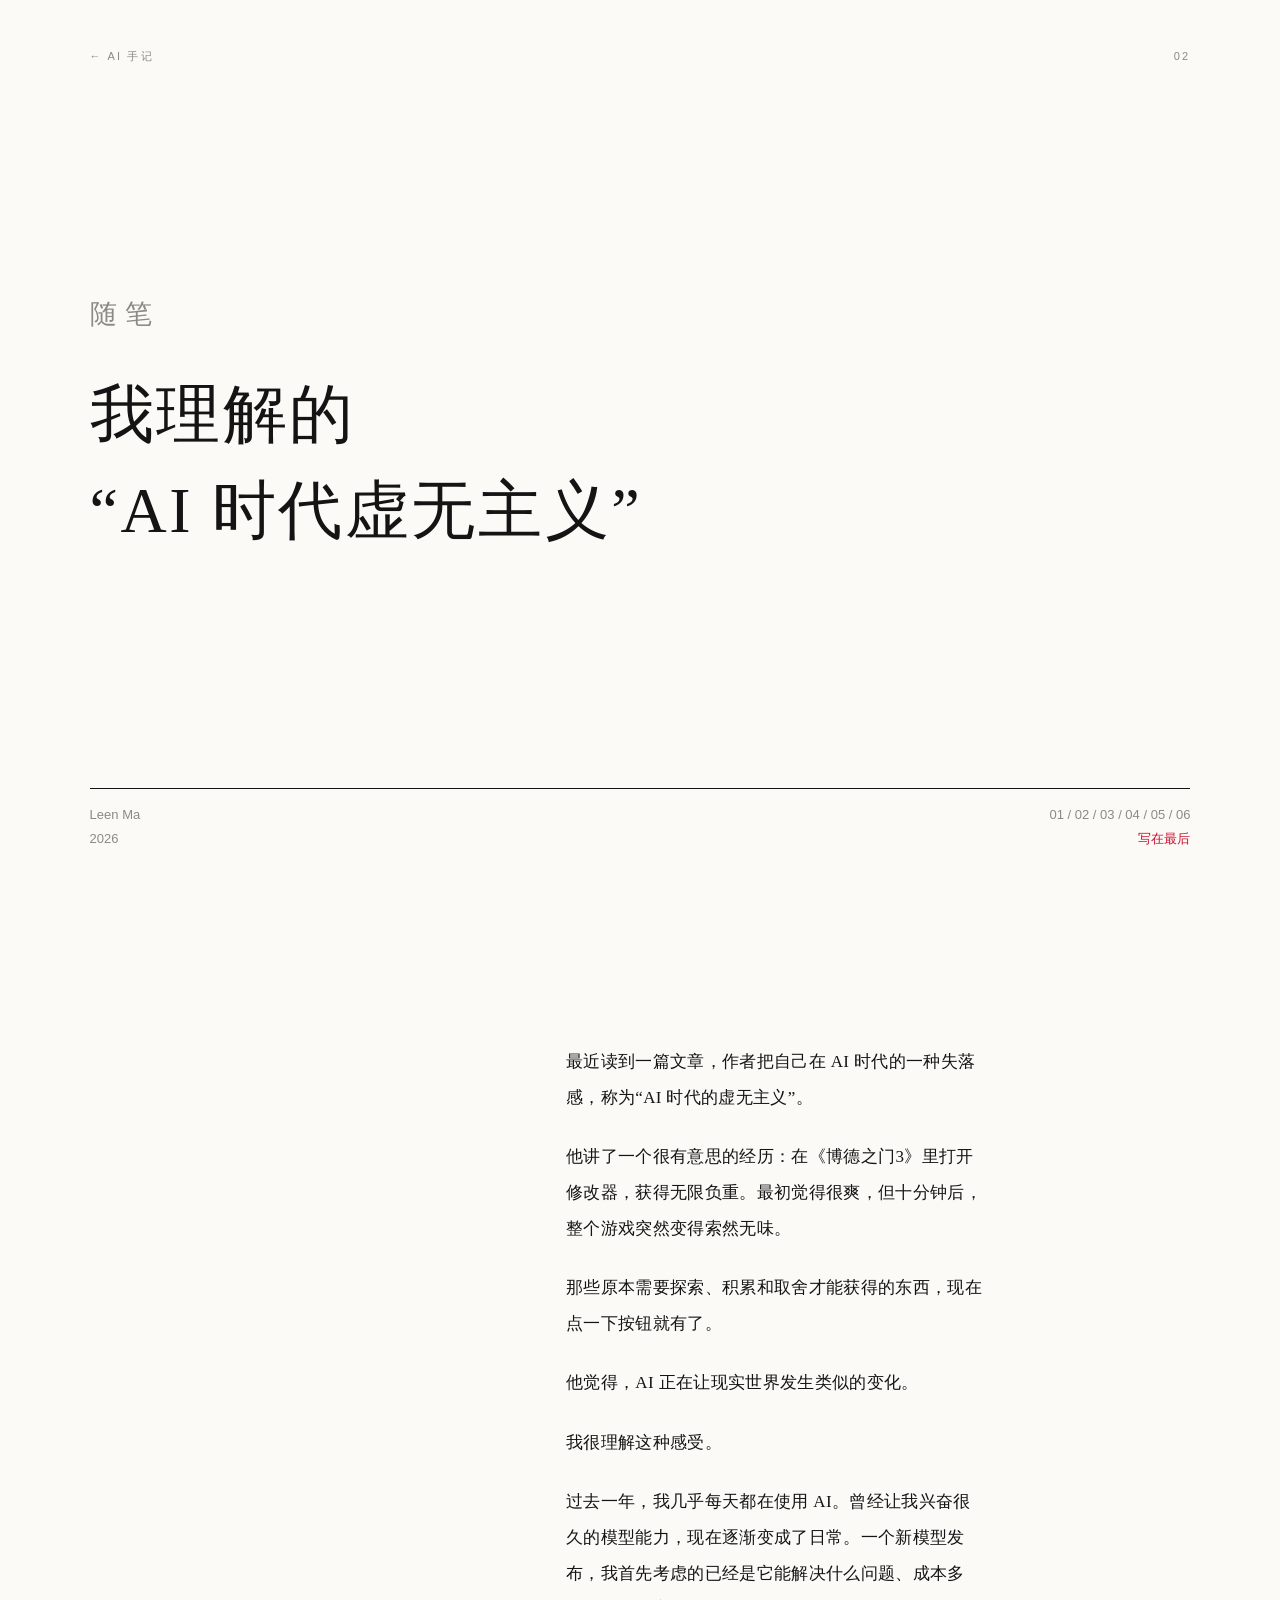
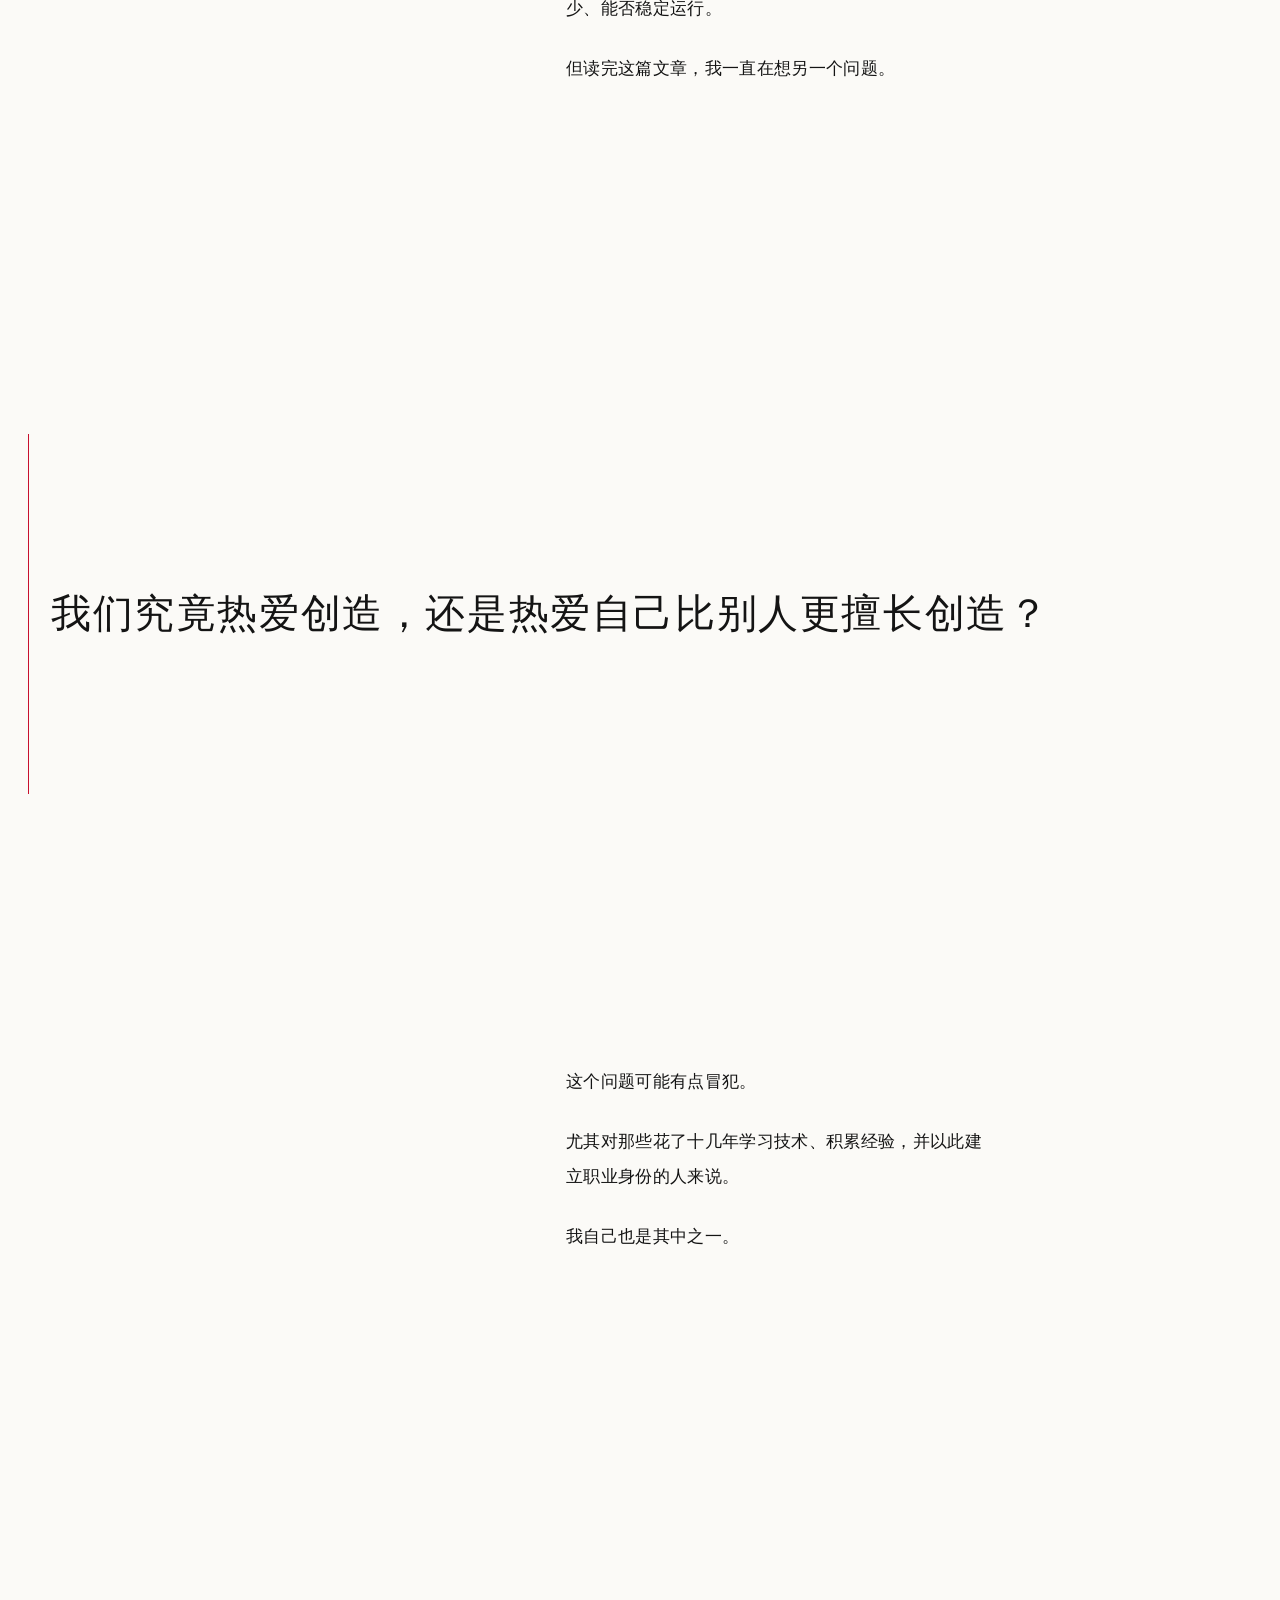
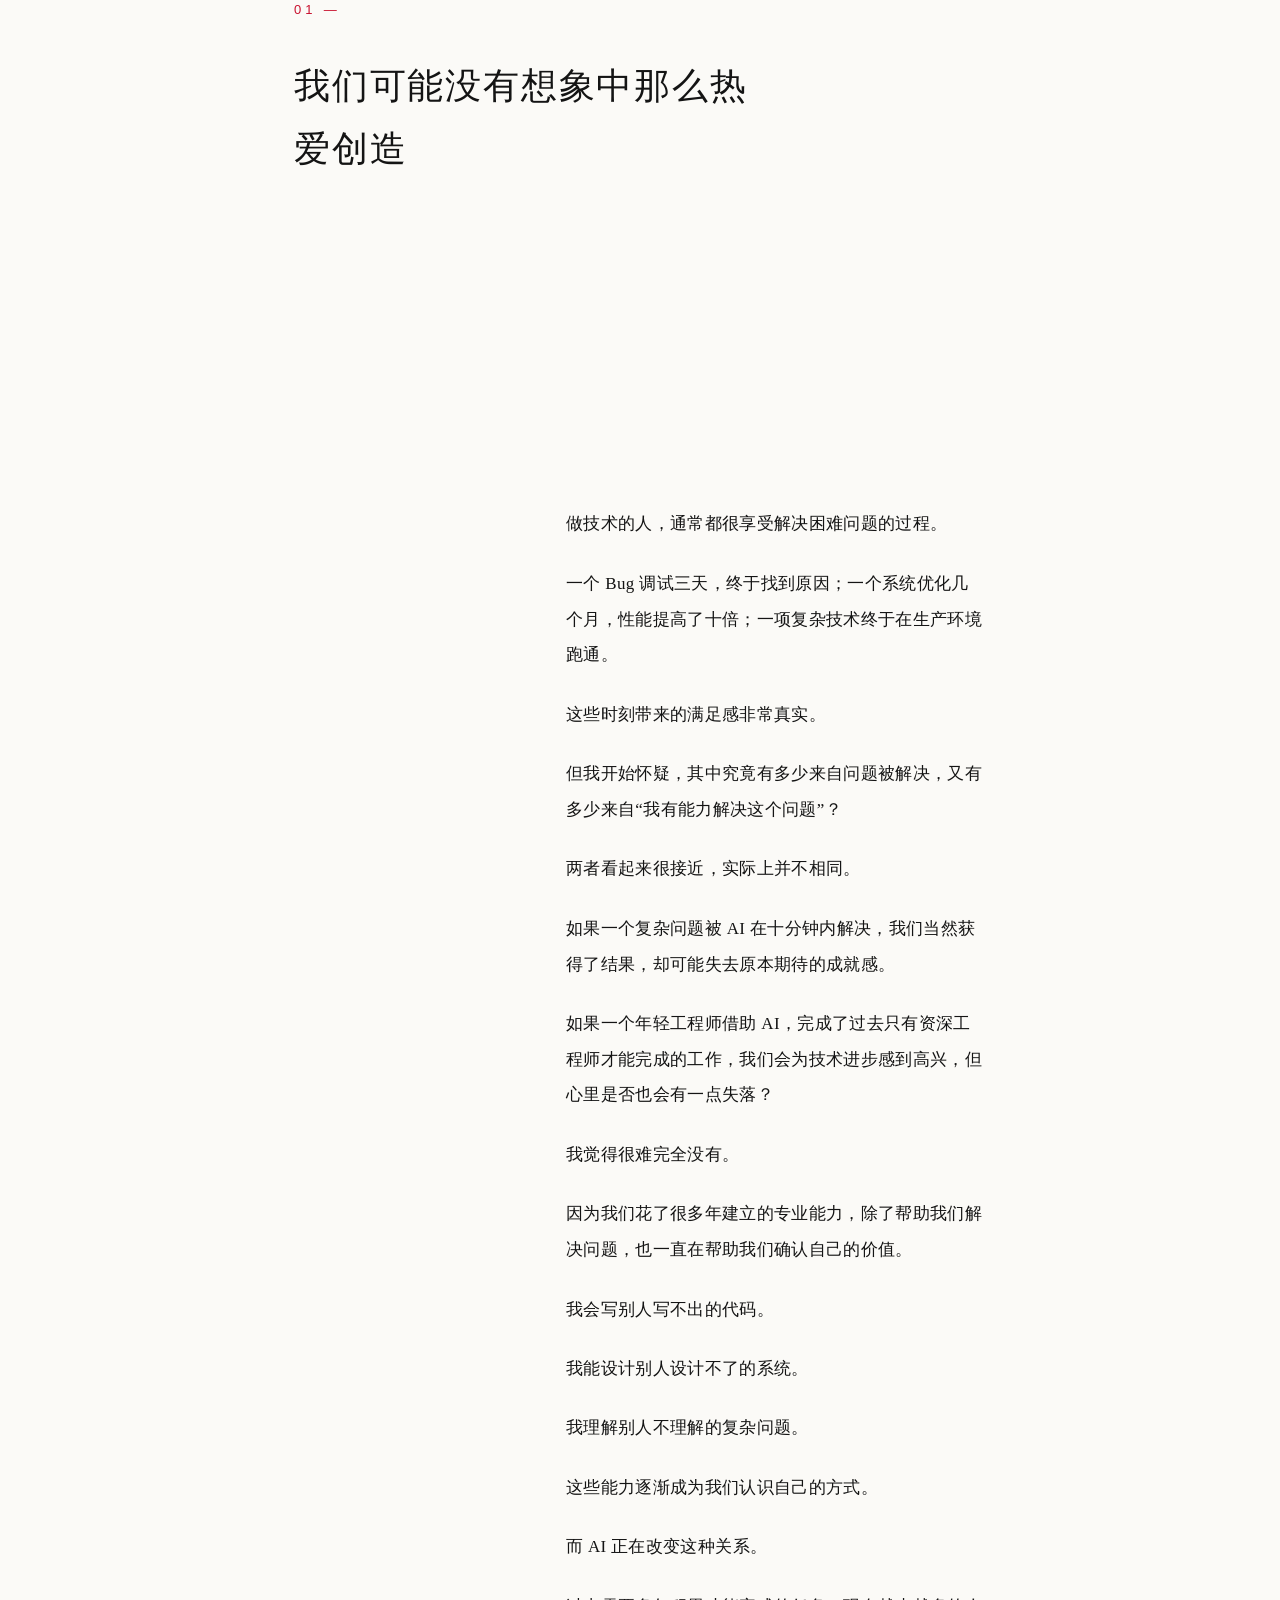
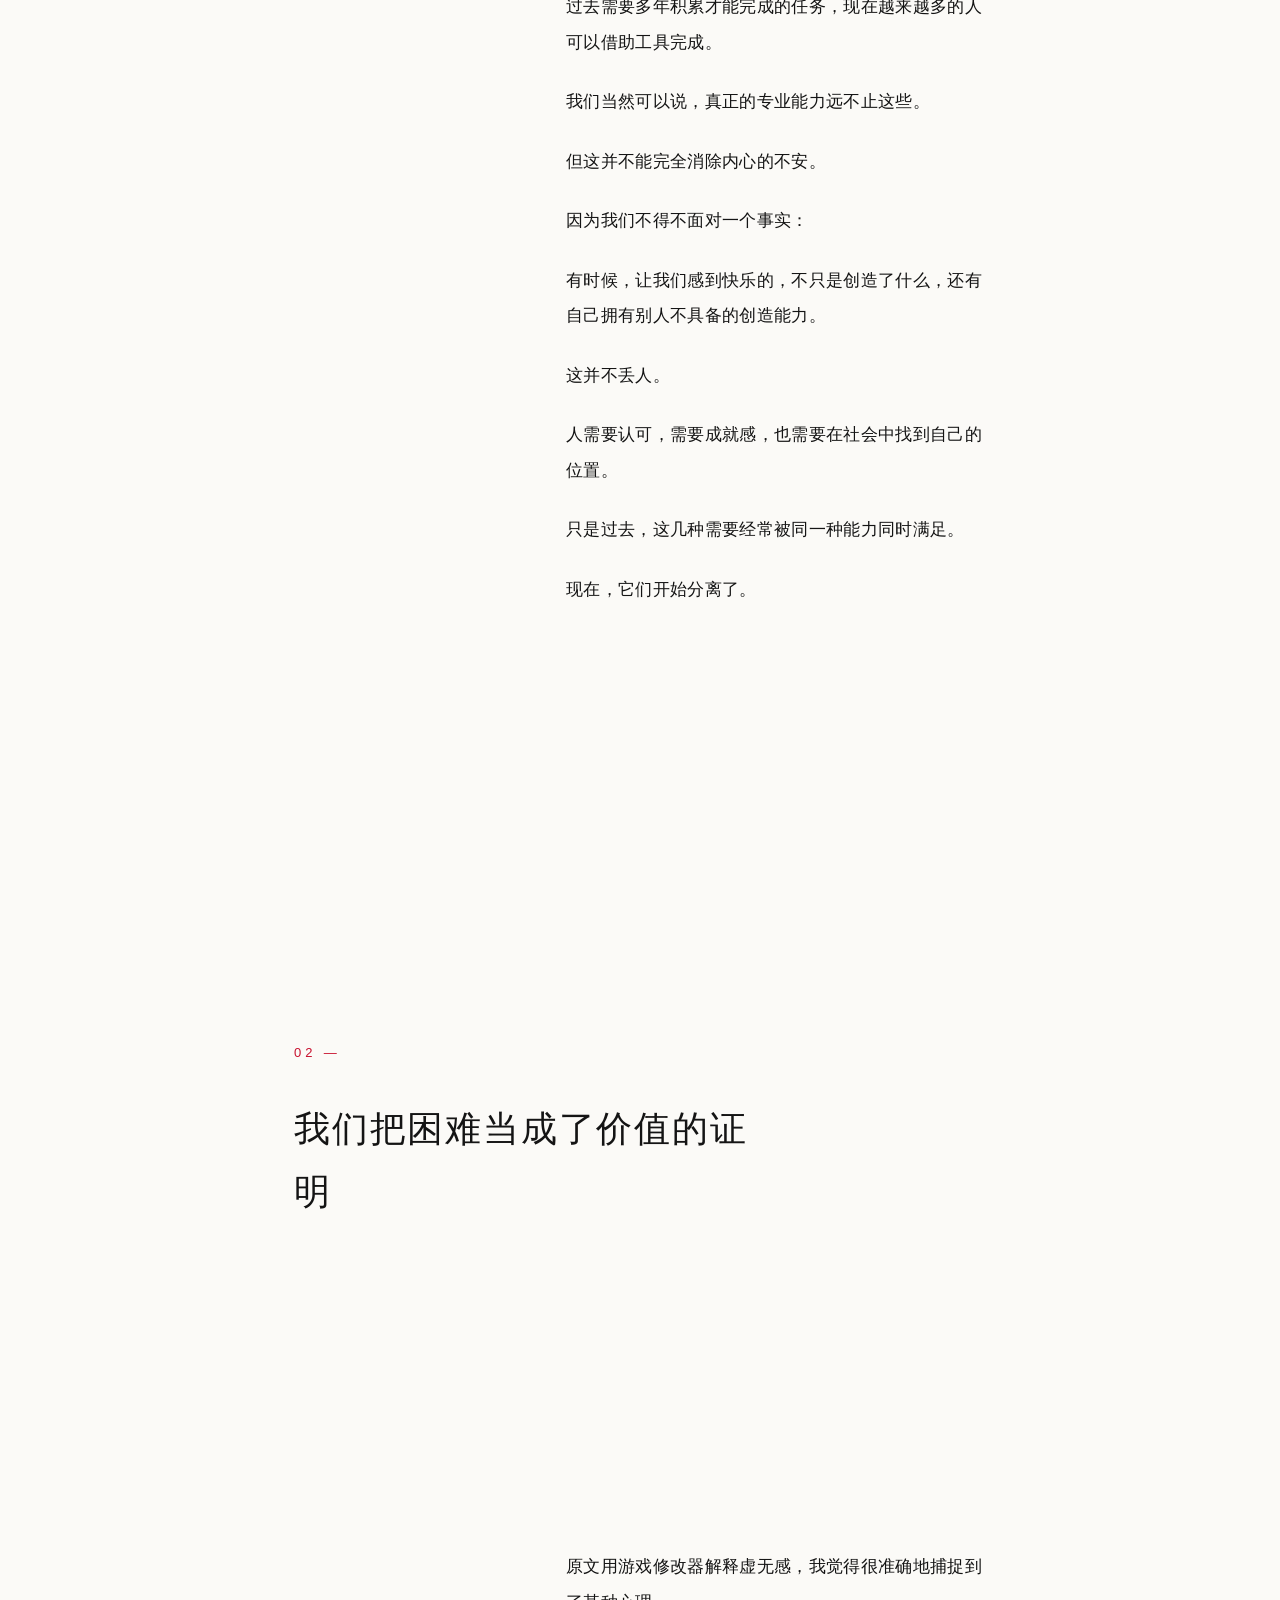
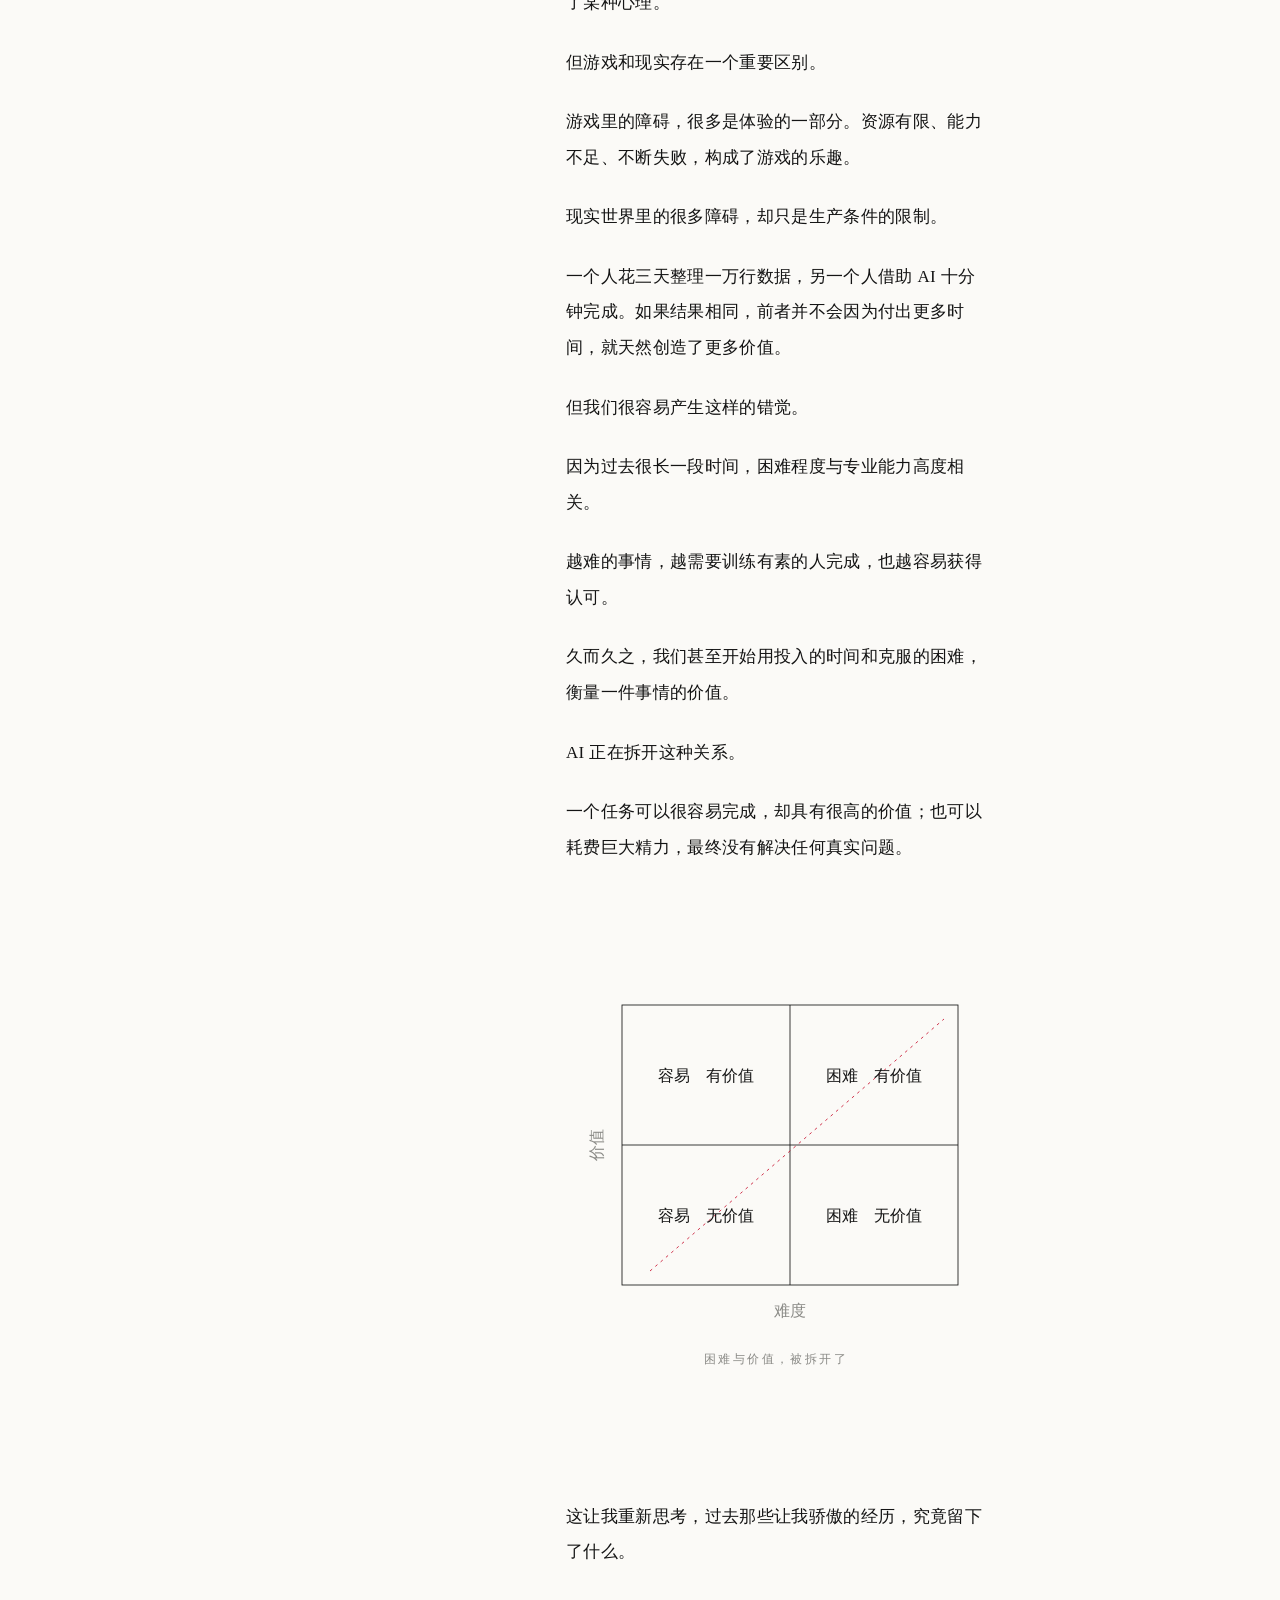
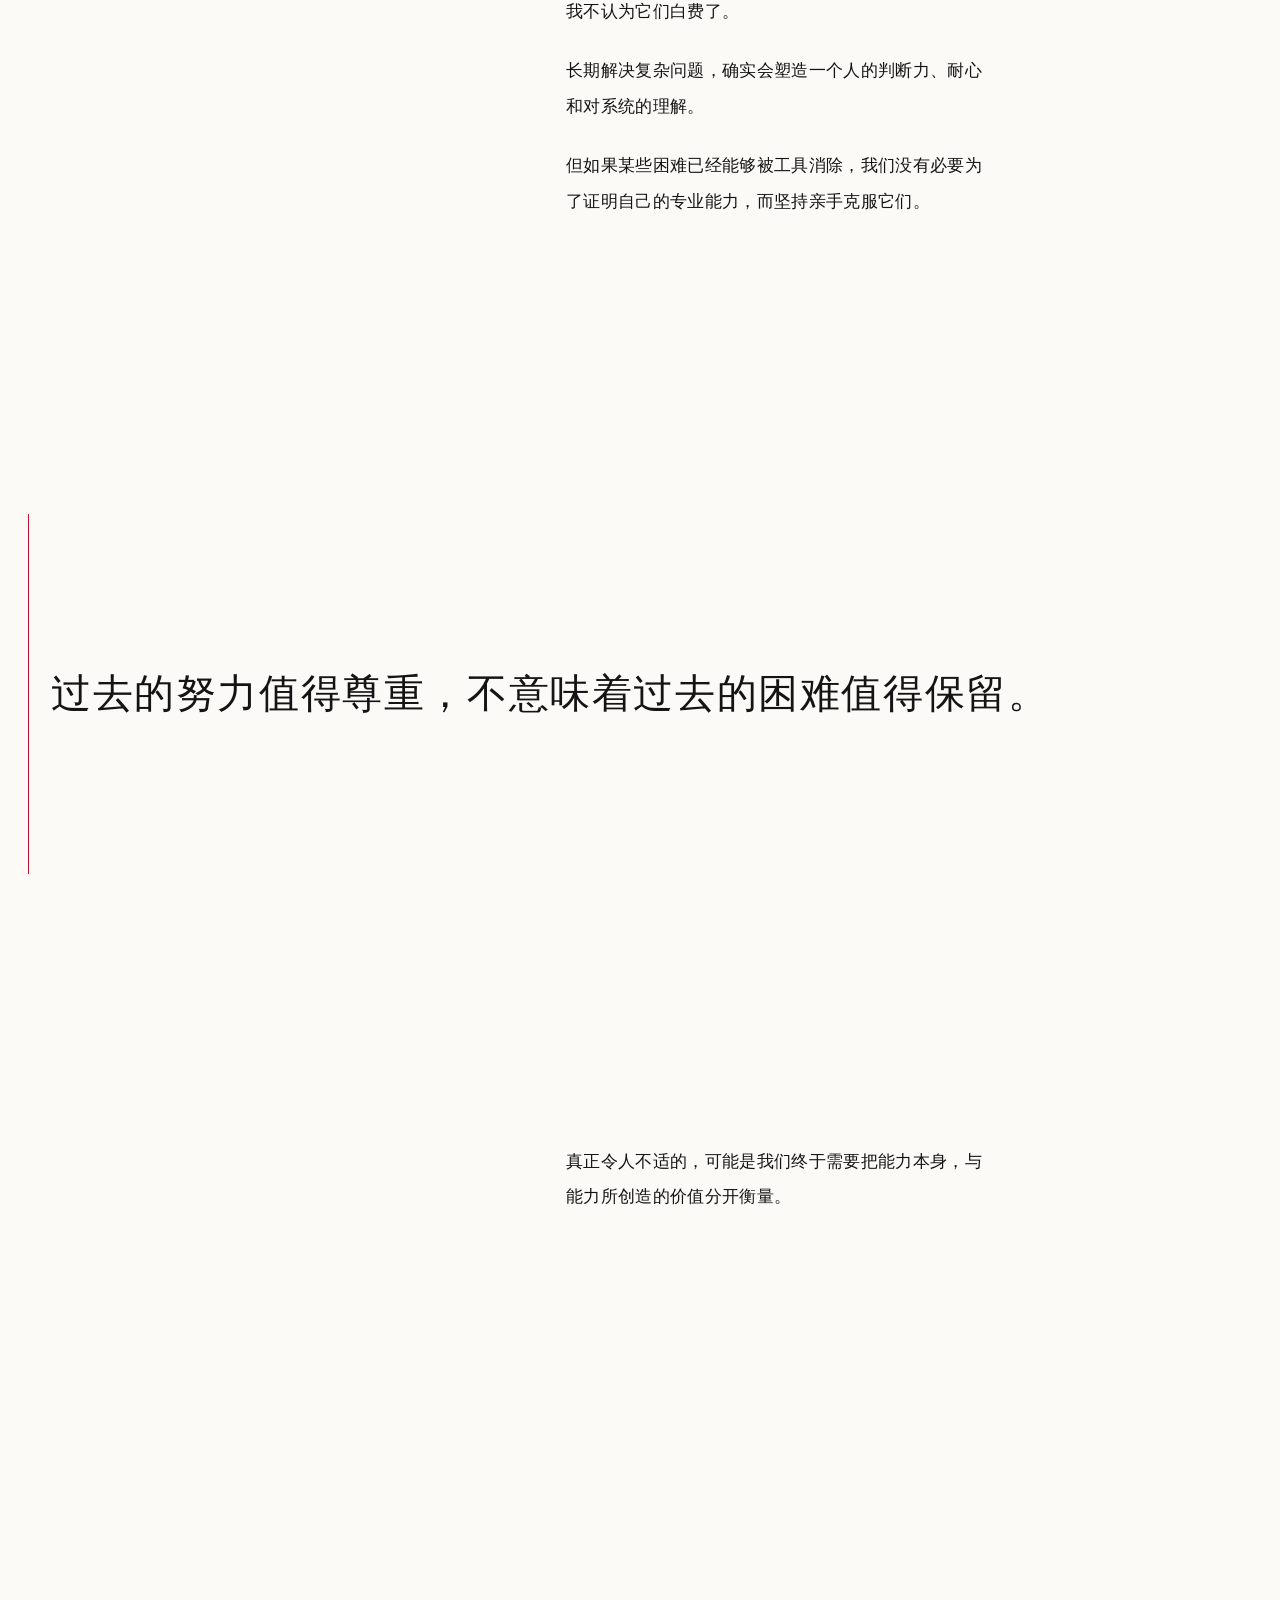
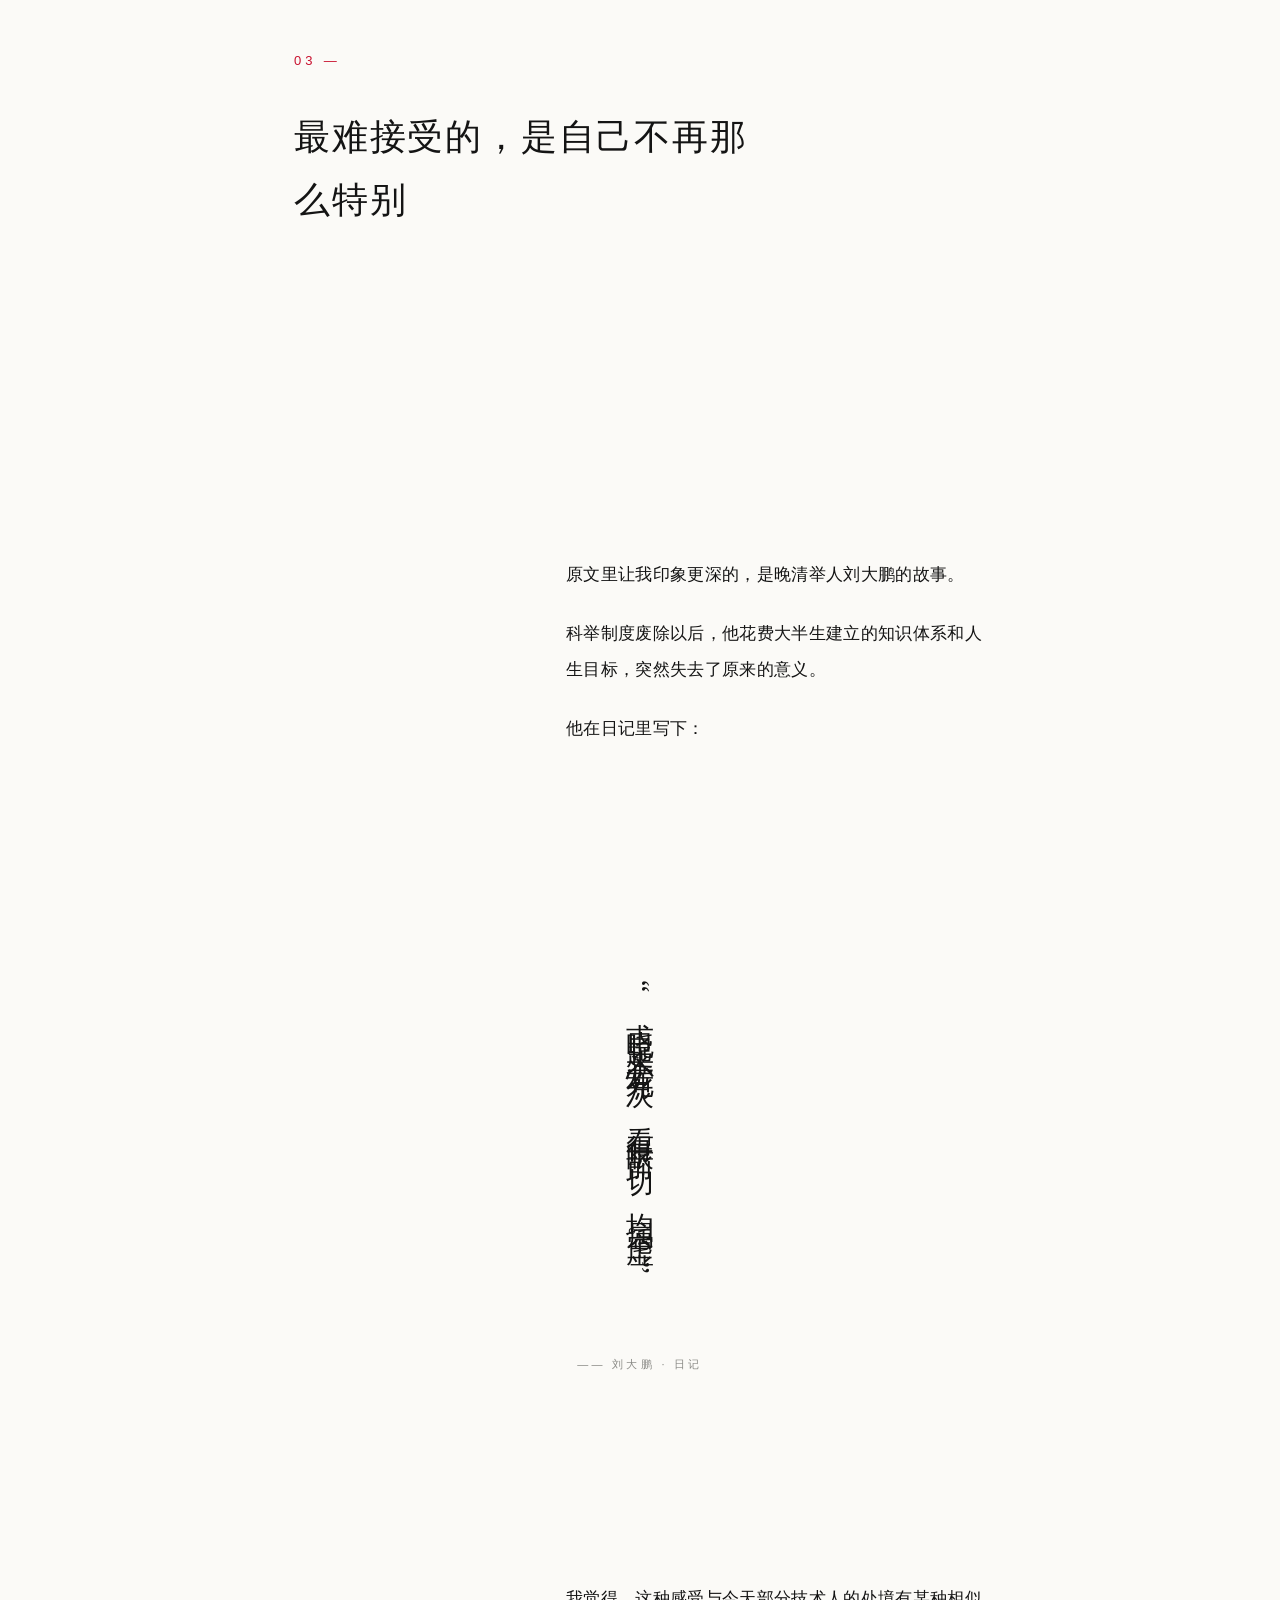
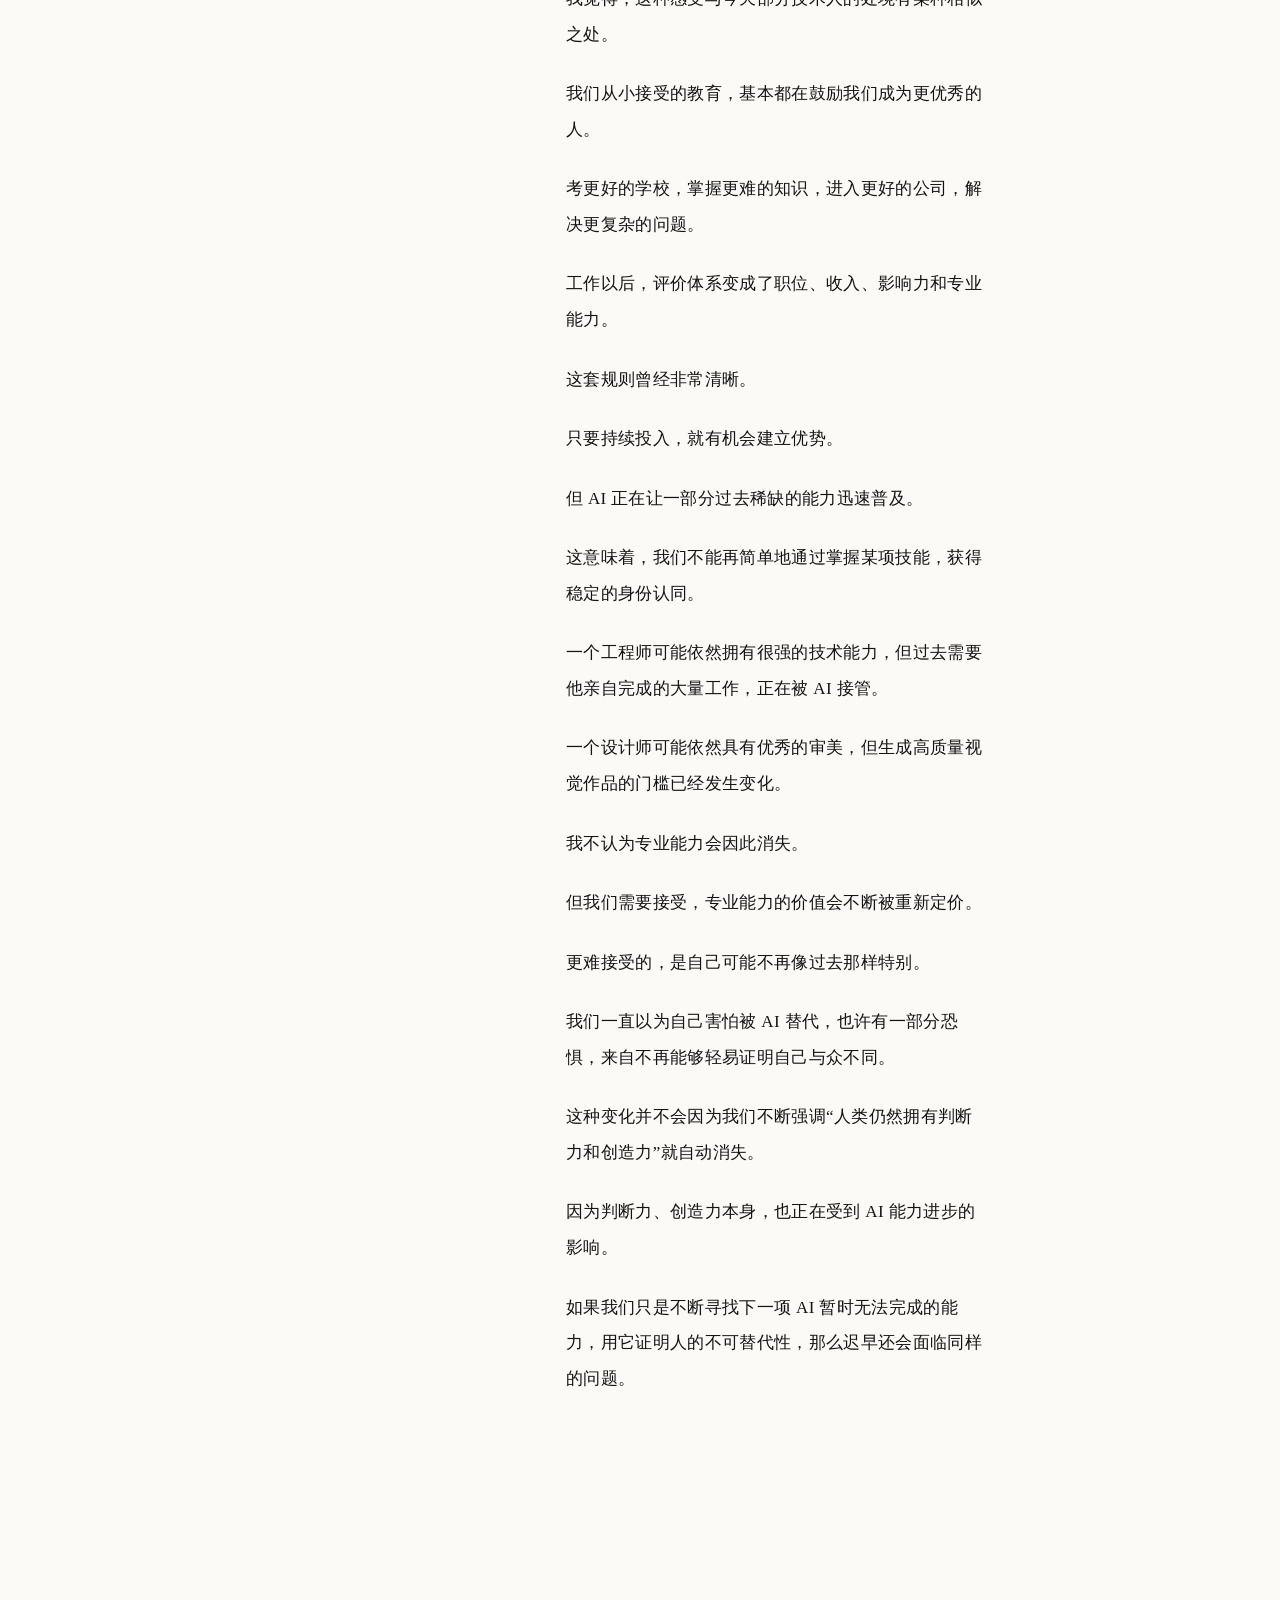
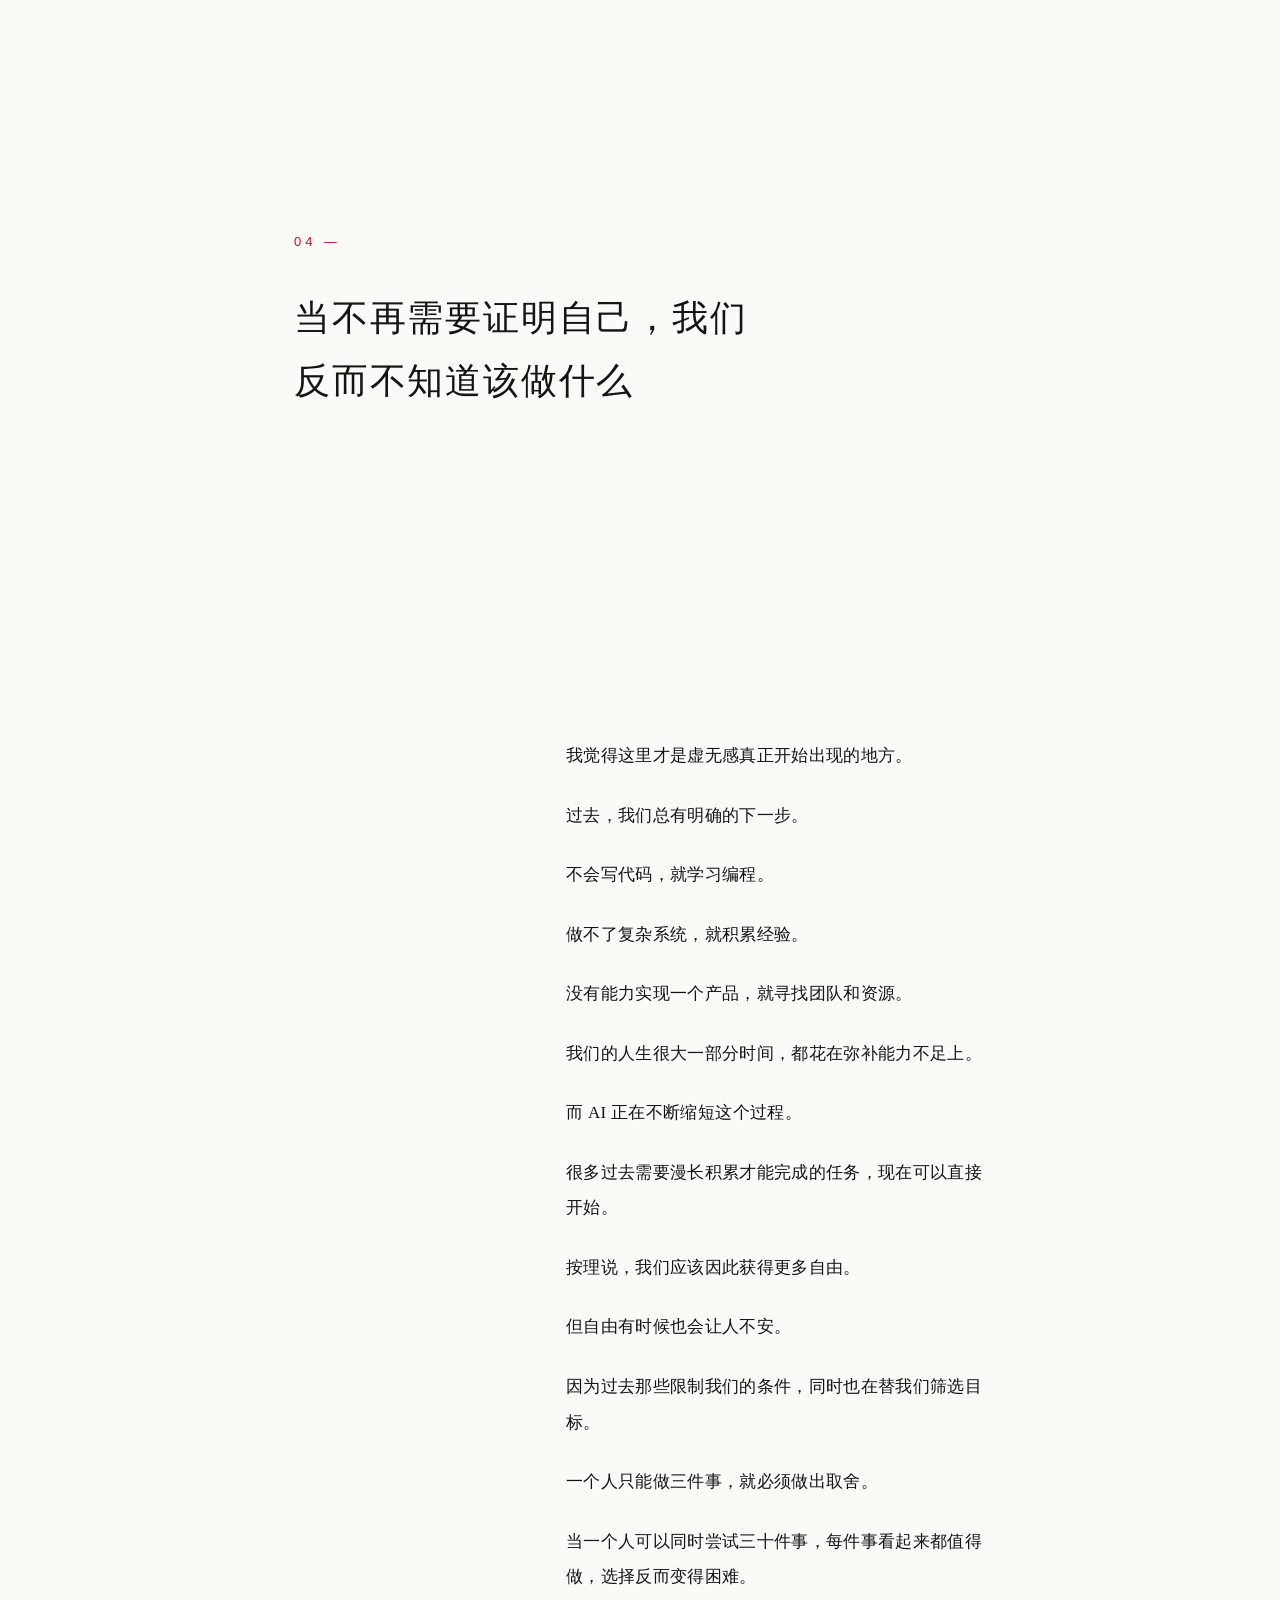
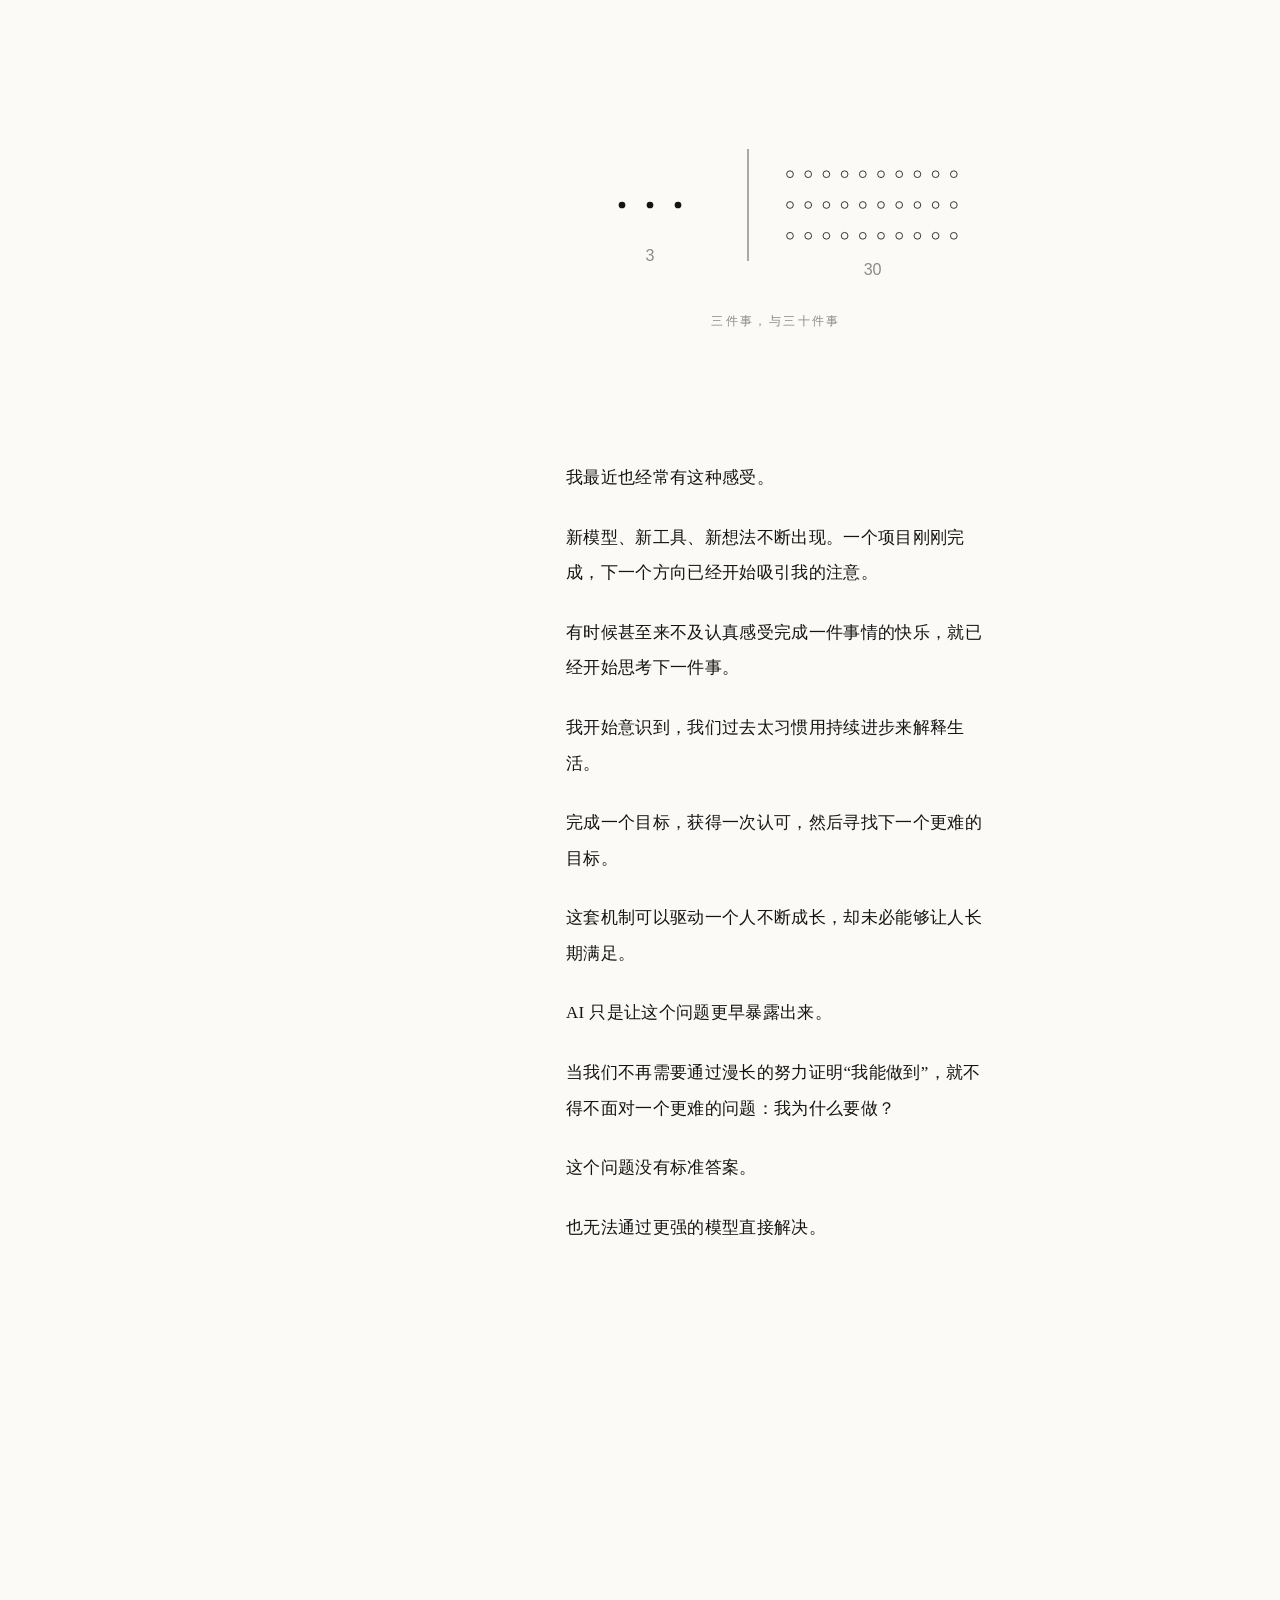
<file: posts/02-ai-nihilism/index.html>
<!DOCTYPE html><html lang="zh-CN"><head><meta charset="utf-8"><meta name="viewport" content="width=device-width,initial-scale=1,viewport-fit=cover"><title>我理解的“AI 时代虚无主义” | AI 手记 · 02</title><meta name="description" content="从《博德之门3》的修改器说起：当 AI 让创造变得廉价，我们究竟热爱创造，还是热爱自己比别人更擅长创造？"><link rel="canonical" href="https://leenlbma.github.io/ai-notes/posts/02-ai-nihilism/"><meta property="og:type" content="article"><meta property="og:title" content="我理解的“AI 时代虚无主义” | AI 手记"><meta property="og:description" content="从《博德之门3》的修改器说起：当 AI 让创造变得廉价，我们究竟热爱创造，还是热爱自己比别人更擅长创造？"><meta property="og:url" content="https://leenlbma.github.io/ai-notes/posts/02-ai-nihilism/"><meta property="og:locale" content="zh_CN"><meta name="twitter:card" content="summary"><meta name="twitter:title" content="我理解的“AI 时代虚无主义” | AI 手记"><meta name="twitter:description" content="从《博德之门3》的修改器说起：当 AI 让创造变得廉价，我们究竟热爱创造，还是热爱自己比别人更擅长创造？"><meta name="author" content="Leen Ma"><link rel="license" href="https://creativecommons.org/licenses/by/4.0/"><script defer src="https://cloud.umami.is/script.js" data-website-id="8ba58f50-24d2-4d61-a09c-1aa3558a4ade"></script><meta name="color-scheme" content="light dark"><style>
:root{--bg:#fbfaf7;--fg:#141414;--mute:#8a8a86;--line:#e2e0da;--r:#c8102e}
@media(prefers-color-scheme:dark){:root{--bg:#0e0e0d;--fg:#e8e6e1;--mute:#7c7a75;--line:#262624;--r:#ff5a5f}}
*{box-sizing:border-box}html{scroll-behavior:smooth}body{margin:0;background:var(--bg);color:var(--fg);font:17px/2.1 "Noto Serif SC","Noto Serif CJK SC","Songti SC",serif;-webkit-font-smoothing:antialiased;font-feature-settings:"palt" 0}
.sans{font-family:"Helvetica Neue","PingFang SC","Noto Sans CJK SC",sans-serif}
.hero{min-height:100svh;display:grid;grid-template-rows:auto 1fr auto;padding:28px 28px 32px}
.hero .meta{display:flex;justify-content:space-between;font:400 11px/1.6 "Helvetica Neue",sans-serif;letter-spacing:.2em;color:var(--mute)}
h1{align-self:center;font-weight:500;font-size:clamp(30px,8.2vw,64px);line-height:1.5;margin:0;letter-spacing:.04em}
h1 small{display:block;font-size:.42em;color:var(--mute);letter-spacing:.3em;margin-bottom:1.2em}
.hero .foot{font-size:13px;color:var(--mute);line-height:1.9;border-top:.5px solid var(--fg);padding-top:14px;display:flex;justify-content:space-between;gap:20px}
.hero .foot b{color:var(--r);font-weight:400}
.col{max-width:28em;margin:0 auto;padding:0 28px}
p{margin:0 0 1.4em;letter-spacing:.02em}
.pre{padding:16vh 28px 6vh}
.open{min-height:92svh;display:flex;flex-direction:column;justify-content:center;padding:0 28px;max-width:44em;margin:0 auto}
.open .n{font:300 13px/1 "Helvetica Neue",sans-serif;letter-spacing:.3em;color:var(--r);margin-bottom:3em}
.open h2{font-weight:500;font-size:clamp(22px,5.6vw,36px);line-height:1.75;margin:0;letter-spacing:.05em;max-width:13em}
.pq{min-height:100svh;display:flex;align-items:center;margin:0 auto;padding:0 28px;max-width:40em;font-size:clamp(22px,6vw,40px);line-height:1.8;font-weight:500;letter-spacing:.04em}
.pq:before{content:"";display:block;width:1px;align-self:stretch;margin:30vh 22px 30vh 0;background:var(--r);flex:none}
.diary{min-height:90svh;margin:0;display:flex;flex-direction:column;justify-content:center;align-items:center}
.diary div{writing-mode:vertical-rl;font-size:clamp(20px,5.4vw,28px);line-height:2.2;letter-spacing:.3em;height:12.5em}
.diary figcaption{margin-top:2.5em;font:11px "Helvetica Neue",sans-serif;letter-spacing:.3em;color:var(--mute)}
.fig{margin:14vh 0;padding:0;color:var(--fg)}.fig svg{width:100%;height:auto;display:block}
.fig figcaption{font-size:12px;color:var(--mute);margin-top:20px;letter-spacing:.2em;text-align:center}
.t{font:400 11.5px "PingFang SC","Noto Sans CJK SC",sans-serif;fill:var(--fg)}.t.s,.t .s{fill:var(--mute)}
.ch{padding-bottom:10vh}
.finale{min-height:100svh;display:flex;flex-direction:column;justify-content:center;padding:0 28px;max-width:40em;margin:0 auto}
.finale p{font-size:clamp(21px,5.6vw,34px);line-height:2;font-weight:500;letter-spacing:.04em}.finale span{color:var(--r)}
.finale small{font:11px "Helvetica Neue",sans-serif;letter-spacing:.3em;color:var(--mute);margin-top:6vh}
.rv{opacity:0;transition:opacity 1.4s ease}.rv.in{opacity:1}
@media(min-width:900px){.hero{padding:48px 7vw}.col{margin-left:calc(50% - 6em)}}
.home{color:inherit;text-decoration:none}.home:hover{color:var(--r)}.sitenav{max-width:40em;margin:0 auto;padding:40px 28px 56px;border-top:.5px solid var(--line);font:13px/2 "Helvetica Neue","PingFang SC",sans-serif;color:var(--mute);display:flex;flex-wrap:wrap;justify-content:space-between;gap:8px 24px}.sitenav a{color:var(--fg);text-decoration:none;border-bottom:.5px solid var(--line)}.sitenav a:hover{color:var(--r);border-color:var(--r)}
</style></head><body>
<header class="hero"><div class="meta"><a class="home" href="../../">← AI 手记</a><span>02</span></div><h1><small>随笔</small>我理解的<br>“AI 时代虚无主义”</h1><div class="foot sans"><span>Leen Ma<br>2026</span><span style="text-align:right">01 / 02 / 03 / 04 / 05 / 06<br><b>写在最后</b></span></div></header>
<div class="col pre">
<p class="rv">最近读到一篇文章，作者把自己在 AI 时代的一种失落感，称为“AI 时代的虚无主义”。</p>
<p class="rv">他讲了一个很有意思的经历：在《博德之门3》里打开修改器，获得无限负重。最初觉得很爽，但十分钟后，整个游戏突然变得索然无味。</p>
<p class="rv">那些原本需要探索、积累和取舍才能获得的东西，现在点一下按钮就有了。</p>
<p class="rv">他觉得，AI 正在让现实世界发生类似的变化。</p>

<p class="rv">我很理解这种感受。</p>
<p class="rv">过去一年，我几乎每天都在使用 AI。曾经让我兴奋很久的模型能力，现在逐渐变成了日常。一个新模型发布，我首先考虑的已经是它能解决什么问题、成本多少、能否稳定运行。</p>
<p class="rv">但读完这篇文章，我一直在想另一个问题。</p>
</div><blockquote class="pq rv">我们究竟热爱创造，还是热爱自己比别人更擅长创造？</blockquote><div class="col">
<p class="rv">这个问题可能有点冒犯。</p>
<p class="rv">尤其对那些花了十几年学习技术、积累经验，并以此建立职业身份的人来说。</p>
<p class="rv">我自己也是其中之一。</p>
</div>
<section class="ch"><div class="open rv"><div class="n">01 — </div><h2>我们可能没有想象中那么热爱创造</h2></div><div class="col">
<p class="rv">做技术的人，通常都很享受解决困难问题的过程。</p>
<p class="rv">一个 Bug 调试三天，终于找到原因；一个系统优化几个月，性能提高了十倍；一项复杂技术终于在生产环境跑通。</p>
<p class="rv">这些时刻带来的满足感非常真实。</p>
<p class="rv">但我开始怀疑，其中究竟有多少来自问题被解决，又有多少来自“我有能力解决这个问题”？</p>
<p class="rv">两者看起来很接近，实际上并不相同。</p>
<p class="rv">如果一个复杂问题被 AI 在十分钟内解决，我们当然获得了结果，却可能失去原本期待的成就感。</p>
<p class="rv">如果一个年轻工程师借助 AI，完成了过去只有资深工程师才能完成的工作，我们会为技术进步感到高兴，但心里是否也会有一点失落？</p>
<p class="rv">我觉得很难完全没有。</p>
<p class="rv">因为我们花了很多年建立的专业能力，除了帮助我们解决问题，也一直在帮助我们确认自己的价值。</p>
<p class="rv">我会写别人写不出的代码。</p>
<p class="rv">我能设计别人设计不了的系统。</p>
<p class="rv">我理解别人不理解的复杂问题。</p>
<p class="rv">这些能力逐渐成为我们认识自己的方式。</p>
<p class="rv">而 AI 正在改变这种关系。</p>
<p class="rv">过去需要多年积累才能完成的任务，现在越来越多的人可以借助工具完成。</p>
<p class="rv">我们当然可以说，真正的专业能力远不止这些。</p>
<p class="rv">但这并不能完全消除内心的不安。</p>
<p class="rv">因为我们不得不面对一个事实：</p>
<p class="rv">有时候，让我们感到快乐的，不只是创造了什么，还有自己拥有别人不具备的创造能力。</p>
<p class="rv">这并不丢人。</p>
<p class="rv">人需要认可，需要成就感，也需要在社会中找到自己的位置。</p>
<p class="rv">只是过去，这几种需要经常被同一种能力同时满足。</p>
<p class="rv">现在，它们开始分离了。</p>

</div></section>
<section class="ch"><div class="open rv"><div class="n">02 — </div><h2>我们把困难当成了价值的证明</h2></div><div class="col">
<p class="rv">原文用游戏修改器解释虚无感，我觉得很准确地捕捉到了某种心理。</p>
<p class="rv">但游戏和现实存在一个重要区别。</p>
<p class="rv">游戏里的障碍，很多是体验的一部分。资源有限、能力不足、不断失败，构成了游戏的乐趣。</p>
<p class="rv">现实世界里的很多障碍，却只是生产条件的限制。</p>
<p class="rv">一个人花三天整理一万行数据，另一个人借助 AI 十分钟完成。如果结果相同，前者并不会因为付出更多时间，就天然创造了更多价值。</p>
<p class="rv">但我们很容易产生这样的错觉。</p>
<p class="rv">因为过去很长一段时间，困难程度与专业能力高度相关。</p>
<p class="rv">越难的事情，越需要训练有素的人完成，也越容易获得认可。</p>
<p class="rv">久而久之，我们甚至开始用投入的时间和克服的困难，衡量一件事情的价值。</p>
<p class="rv">AI 正在拆开这种关系。</p>
<p class="rv">一个任务可以很容易完成，却具有很高的价值；也可以耗费巨大精力，最终没有解决任何真实问题。</p>
<figure class="fig rv"><svg viewBox="0 0 300 240" role="img" aria-label="难度与价值"><g fill="none" stroke="currentColor" stroke-width=".6"><rect x="40" y="10" width="240" height="200"/><line x1="160" y1="10" x2="160" y2="210"/><line x1="40" y1="110" x2="280" y2="110"/></g><line x1="60" y1="200" x2="270" y2="20" stroke="var(--r)" stroke-width=".6" stroke-dasharray="2 3"/>
<g class="t"><text x="100" y="64" text-anchor="middle">容易　有价值</text><text x="220" y="64" text-anchor="middle">困难　有价值</text><text x="100" y="164" text-anchor="middle">容易　无价值</text><text x="220" y="164" text-anchor="middle">困难　无价值</text><text x="160" y="232" text-anchor="middle" class="s">难度</text><text x="22" y="114" text-anchor="middle" class="s" transform="rotate(-90 22 110)">价值</text></g></svg><figcaption>困难与价值，被拆开了</figcaption></figure>
<p class="rv">这让我重新思考，过去那些让我骄傲的经历，究竟留下了什么。</p>
<p class="rv">我不认为它们白费了。</p>
<p class="rv">长期解决复杂问题，确实会塑造一个人的判断力、耐心和对系统的理解。</p>
<p class="rv">但如果某些困难已经能够被工具消除，我们没有必要为了证明自己的专业能力，而坚持亲手克服它们。</p>
</div><blockquote class="pq rv">过去的努力值得尊重，不意味着过去的困难值得保留。</blockquote><div class="col">
<p class="rv">真正令人不适的，可能是我们终于需要把能力本身，与能力所创造的价值分开衡量。</p>
</div></section>
<section class="ch"><div class="open rv"><div class="n">03 — </div><h2>最难接受的，是自己不再那么特别</h2></div><div class="col">
<p class="rv">原文里让我印象更深的，是晚清举人刘大鹏的故事。</p>
<p class="rv">科举制度废除以后，他花费大半生建立的知识体系和人生目标，突然失去了原来的意义。</p>
<p class="rv">他在日记里写下：</p>
</div><figure class="diary rv"><div>“甫晓起来心若死灰，看得眼前一切，均属空虚。”</div><figcaption>—— 刘大鹏 · 日记</figcaption></figure><div class="col">
<p class="rv">我觉得，这种感受与今天部分技术人的处境有某种相似之处。</p>
<p class="rv">我们从小接受的教育，基本都在鼓励我们成为更优秀的人。</p>
<p class="rv">考更好的学校，掌握更难的知识，进入更好的公司，解决更复杂的问题。</p>
<p class="rv">工作以后，评价体系变成了职位、收入、影响力和专业能力。</p>
<p class="rv">这套规则曾经非常清晰。</p>
<p class="rv">只要持续投入，就有机会建立优势。</p>
<p class="rv">但 AI 正在让一部分过去稀缺的能力迅速普及。</p>
<p class="rv">这意味着，我们不能再简单地通过掌握某项技能，获得稳定的身份认同。</p>
<p class="rv">一个工程师可能依然拥有很强的技术能力，但过去需要他亲自完成的大量工作，正在被 AI 接管。</p>
<p class="rv">一个设计师可能依然具有优秀的审美，但生成高质量视觉作品的门槛已经发生变化。</p>
<p class="rv">我不认为专业能力会因此消失。</p>
<p class="rv">但我们需要接受，专业能力的价值会不断被重新定价。</p>
<p class="rv">更难接受的，是自己可能不再像过去那样特别。</p>
<p class="rv">我们一直以为自己害怕被 AI 替代，也许有一部分恐惧，来自不再能够轻易证明自己与众不同。</p>
<p class="rv">这种变化并不会因为我们不断强调“人类仍然拥有判断力和创造力”就自动消失。</p>
<p class="rv">因为判断力、创造力本身，也正在受到 AI 能力进步的影响。</p>
<p class="rv">如果我们只是不断寻找下一项 AI 暂时无法完成的能力，用它证明人的不可替代性，那么迟早还会面临同样的问题。</p>

</div></section>
<section class="ch"><div class="open rv"><div class="n">04 — </div><h2>当不再需要证明自己，我们反而不知道该做什么</h2></div><div class="col">
<p class="rv">我觉得这里才是虚无感真正开始出现的地方。</p>
<p class="rv">过去，我们总有明确的下一步。</p>
<p class="rv">不会写代码，就学习编程。</p>
<p class="rv">做不了复杂系统，就积累经验。</p>
<p class="rv">没有能力实现一个产品，就寻找团队和资源。</p>
<p class="rv">我们的人生很大一部分时间，都花在弥补能力不足上。</p>
<p class="rv">而 AI 正在不断缩短这个过程。</p>
<p class="rv">很多过去需要漫长积累才能完成的任务，现在可以直接开始。</p>
<p class="rv">按理说，我们应该因此获得更多自由。</p>
<p class="rv">但自由有时候也会让人不安。</p>
<p class="rv">因为过去那些限制我们的条件，同时也在替我们筛选目标。</p>
<p class="rv">一个人只能做三件事，就必须做出取舍。</p>
<p class="rv">当一个人可以同时尝试三十件事，每件事看起来都值得做，选择反而变得困难。</p>
<figure class="fig rv"><svg viewBox="0 0 300 120" role="img" aria-label="三件事与三十件事"><g fill="currentColor"><circle cx="40" cy="60" r="2.4"/><circle cx="60" cy="60" r="2.4"/><circle cx="80" cy="60" r="2.4"/></g><line x1="130" y1="20" x2="130" y2="100" stroke="currentColor" stroke-width=".5"/><circle cx="160" cy="38" r="2.4" fill="none" stroke="currentColor" stroke-width=".6"/><circle cx="173" cy="38" r="2.4" fill="none" stroke="currentColor" stroke-width=".6"/><circle cx="186" cy="38" r="2.4" fill="none" stroke="currentColor" stroke-width=".6"/><circle cx="199" cy="38" r="2.4" fill="none" stroke="currentColor" stroke-width=".6"/><circle cx="212" cy="38" r="2.4" fill="none" stroke="currentColor" stroke-width=".6"/><circle cx="225" cy="38" r="2.4" fill="none" stroke="currentColor" stroke-width=".6"/><circle cx="238" cy="38" r="2.4" fill="none" stroke="currentColor" stroke-width=".6"/><circle cx="251" cy="38" r="2.4" fill="none" stroke="currentColor" stroke-width=".6"/><circle cx="264" cy="38" r="2.4" fill="none" stroke="currentColor" stroke-width=".6"/><circle cx="277" cy="38" r="2.4" fill="none" stroke="currentColor" stroke-width=".6"/><circle cx="160" cy="60" r="2.4" fill="none" stroke="currentColor" stroke-width=".6"/><circle cx="173" cy="60" r="2.4" fill="none" stroke="currentColor" stroke-width=".6"/><circle cx="186" cy="60" r="2.4" fill="none" stroke="currentColor" stroke-width=".6"/><circle cx="199" cy="60" r="2.4" fill="none" stroke="currentColor" stroke-width=".6"/><circle cx="212" cy="60" r="2.4" fill="none" stroke="currentColor" stroke-width=".6"/><circle cx="225" cy="60" r="2.4" fill="none" stroke="currentColor" stroke-width=".6"/><circle cx="238" cy="60" r="2.4" fill="none" stroke="currentColor" stroke-width=".6"/><circle cx="251" cy="60" r="2.4" fill="none" stroke="currentColor" stroke-width=".6"/><circle cx="264" cy="60" r="2.4" fill="none" stroke="currentColor" stroke-width=".6"/><circle cx="277" cy="60" r="2.4" fill="none" stroke="currentColor" stroke-width=".6"/><circle cx="160" cy="82" r="2.4" fill="none" stroke="currentColor" stroke-width=".6"/><circle cx="173" cy="82" r="2.4" fill="none" stroke="currentColor" stroke-width=".6"/><circle cx="186" cy="82" r="2.4" fill="none" stroke="currentColor" stroke-width=".6"/><circle cx="199" cy="82" r="2.4" fill="none" stroke="currentColor" stroke-width=".6"/><circle cx="212" cy="82" r="2.4" fill="none" stroke="currentColor" stroke-width=".6"/><circle cx="225" cy="82" r="2.4" fill="none" stroke="currentColor" stroke-width=".6"/><circle cx="238" cy="82" r="2.4" fill="none" stroke="currentColor" stroke-width=".6"/><circle cx="251" cy="82" r="2.4" fill="none" stroke="currentColor" stroke-width=".6"/><circle cx="264" cy="82" r="2.4" fill="none" stroke="currentColor" stroke-width=".6"/><circle cx="277" cy="82" r="2.4" fill="none" stroke="currentColor" stroke-width=".6"/><g class="t s"><text x="60" y="100" text-anchor="middle">3</text><text x="219" y="110" text-anchor="middle">30</text></g></svg><figcaption>三件事，与三十件事</figcaption></figure>
<p class="rv">我最近也经常有这种感受。</p>
<p class="rv">新模型、新工具、新想法不断出现。一个项目刚刚完成，下一个方向已经开始吸引我的注意。</p>
<p class="rv">有时候甚至来不及认真感受完成一件事情的快乐，就已经开始思考下一件事。</p>
<p class="rv">我开始意识到，我们过去太习惯用持续进步来解释生活。</p>
<p class="rv">完成一个目标，获得一次认可，然后寻找下一个更难的目标。</p>
<p class="rv">这套机制可以驱动一个人不断成长，却未必能够让人长期满足。</p>
<p class="rv">AI 只是让这个问题更早暴露出来。</p>
<p class="rv">当我们不再需要通过漫长的努力证明“我能做到”，就不得不面对一个更难的问题：我为什么要做？</p>
<p class="rv">这个问题没有标准答案。</p>
<p class="rv">也无法通过更强的模型直接解决。</p>
</div></section>
<section class="ch"><div class="open rv"><div class="n">05 — </div><h2>我不认为创造必须以稀缺性为前提</h2></div><div class="col">
<p class="rv">假设未来 AI 能够写出比我更好的代码，设计出比我更好的产品，甚至在很多判断上都比我准确。</p>
<p class="rv">我还会继续创造吗？</p>
<p class="rv">我想，我会。</p>
<p class="rv">世界上一直有比我们跑得更快的人，但我们依然愿意跑步。</p>
<p class="rv">有比我们画得更好的人，我们依然愿意画画。</p>
<p class="rv">因为这些活动除了产生结果，也构成了我们体验世界的方式。</p>
<p class="rv">我喜欢写代码，并不完全因为自己能够写出多么复杂的系统。</p>
<p class="rv">很多时候，我只是对一个问题感兴趣，想亲手验证某个想法。</p>
<p class="rv">在实现过程中，我可能发现原来的判断是错的，或者发现一个此前完全没有意识到的问题。</p>
<p class="rv">这种理解逐渐变化的过程，本身就很有意思。</p>
<p class="rv">当然，工作和兴趣不能完全等同。</p>
<p class="rv">如果 AI 让大量专业技能失去市场稀缺性，相关岗位、收入和社会分配都可能受到冲击。</p>
<p class="rv">这些现实问题不能靠一句“享受过程”解决。</p>
<p class="rv">但我也不愿意把人的全部价值，都建立在某项技能的市场价格上。</p>
<p class="rv">否则，无论我们今天找到多么稀缺的能力，都可能在下一轮技术变化中重新陷入同样的焦虑。</p>
<p class="rv">我更愿意接受一种可能：</p>
<p class="rv">未来，我们依然可以认真学习一门技能，认真完成一个作品，但不必总是通过它证明自己比别人优秀。</p>
<p class="rv">一个人可以因为喜欢而写作，因为好奇而研究，因为关心某个问题而做产品。</p>
<p class="rv">即使这些事情已经有更高效的完成方式。</p>
</div><blockquote class="pq rv">创造不需要永远证明我们的不可替代性。</blockquote><div class="col">
</div></section>
<section class="ch"><div class="open rv"><div class="n">06 — </div><h2>我们可能需要重新学习如何生活</h2></div><div class="col">
<p class="rv">原文最后借《塞尔达传说》表达了一个很美好的愿望。</p>
<p class="rv">即使拥有直接击败最终 Boss 的能力，依然愿意探索地图上的每一个角落。</p>
<p class="rv">我很喜欢这个比喻。</p>
<p class="rv">但我觉得，现实生活比游戏更复杂。</p>
<p class="rv">游戏至少有一个明确的终点，而我们的人生未必存在一条预先设计好的主线。</p>

<p class="rv">我们不断学习、工作、成长，有时候只是因为周围的人都在沿着相似的路径前进。</p>
<p class="rv">直到某一天，原本熟悉的规则开始变化，我们才第一次认真思考，自己究竟想去哪里。</p>
<p class="rv">AI 可能正在制造这样一个时刻。</p>
<p class="rv">它让很多曾经困难的事情变得可以实现，也让我们过去用来衡量成功的标准开始松动。</p>
<p class="rv">我不觉得这一定是坏事。</p>
<p class="rv">但它确实要求我们重新学习如何获得满足感。</p>
<p class="rv">过去，我们很容易通过解决一个难题、获得一次晋升、完成一个项目来确认自己的进步。</p>
<p class="rv">未来，这些事情依然重要，只是可能不再足以支撑我们对生活的全部期待。</p>
<p class="rv">我也在学习接受这一点。</p>
<p class="rv">不是每个想法都需要变成产品，不是每个项目都必须获得商业成功，也不是每天都需要比昨天更有效率。</p>
<p class="rv">有些事情值得做，只是因为我对它感兴趣。</p>
<p class="rv">有些时间值得花，只是因为我喜欢和某些人在一起。</p>
<p class="rv">这些体验并不需要通过更高的生产效率来证明价值。</p>
</div></section>
<section class="ch"><div class="open rv"><div class="n">写在最后</div><h2></h2></div><div class="col">
<p class="rv">我理解那篇文章里描述的虚无感。</p>
<p class="rv">当一个人花费十几年建立的专业能力，突然不再那么稀缺，失落几乎不可避免。</p>
<p class="rv">但我想，真正值得警惕的，是我们是否已经习惯通过自己的稀缺性来确认价值，以至于一旦不再特别，就不知道该如何面对自己。</p>
<p class="rv">AI 可能会继续改变技能的价值，改变工作的方式，甚至改变我们对创造力的理解。</p>
<p class="rv">我们无法保证今天拥有的优势，十年以后依然存在。</p>
<p class="rv">但这不意味着过去的努力没有意义，也不意味着未来的创造不再值得投入。</p>
<p class="rv">我依然会写代码，研究产品，关注新的技术突破。</p>
<p class="rv">只是我希望自己逐渐不再需要通过这些事情，反复证明自己有多么优秀。</p>
<p class="rv">如果有一天，AI 真的能够完成绝大多数我们今天引以为傲的工作，我希望自己仍然愿意做一些事情。</p>
<p class="rv">不为了竞争，不为了证明，也不为了成为某个领域里不可替代的人。</p>
<p class="rv">只是因为我想做。</p>
</div></section>
<section class="finale rv"><p>也许 AI 时代真正需要重新学习的，不是如何变得更强，而是当我们<span>不再那么特别</span>的时候，依然能够坦然地喜欢自己正在做的事情。</p><small>— 完</small></section><nav class="sitenav"><a href="../../">← AI 手记 · 全部文章</a><span>上一篇：<a href="../01-still-building-by-hand/">01 · 仍然是一个亲手创造东西的人</a></span><span style="width:100%">© Leen Ma · <a href="https://creativecommons.org/licenses/by/4.0/deed.zh-hans">CC BY 4.0</a> · <a href="https://github.com/leenlbma/ai-notes">GitHub</a></span></nav><script>const io=new IntersectionObserver(es=>es.forEach(e=>{if(e.isIntersecting){e.target.classList.add('in');io.unobserve(e.target)}}),{rootMargin:'0px 0px -8% 0px'});document.querySelectorAll('.rv').forEach(el=>io.observe(el));if(navigator.webdriver||/[?&]all/.test(location.search))document.querySelectorAll('.rv').forEach(el=>el.classList.add('in'));</script></body></html>
</file>
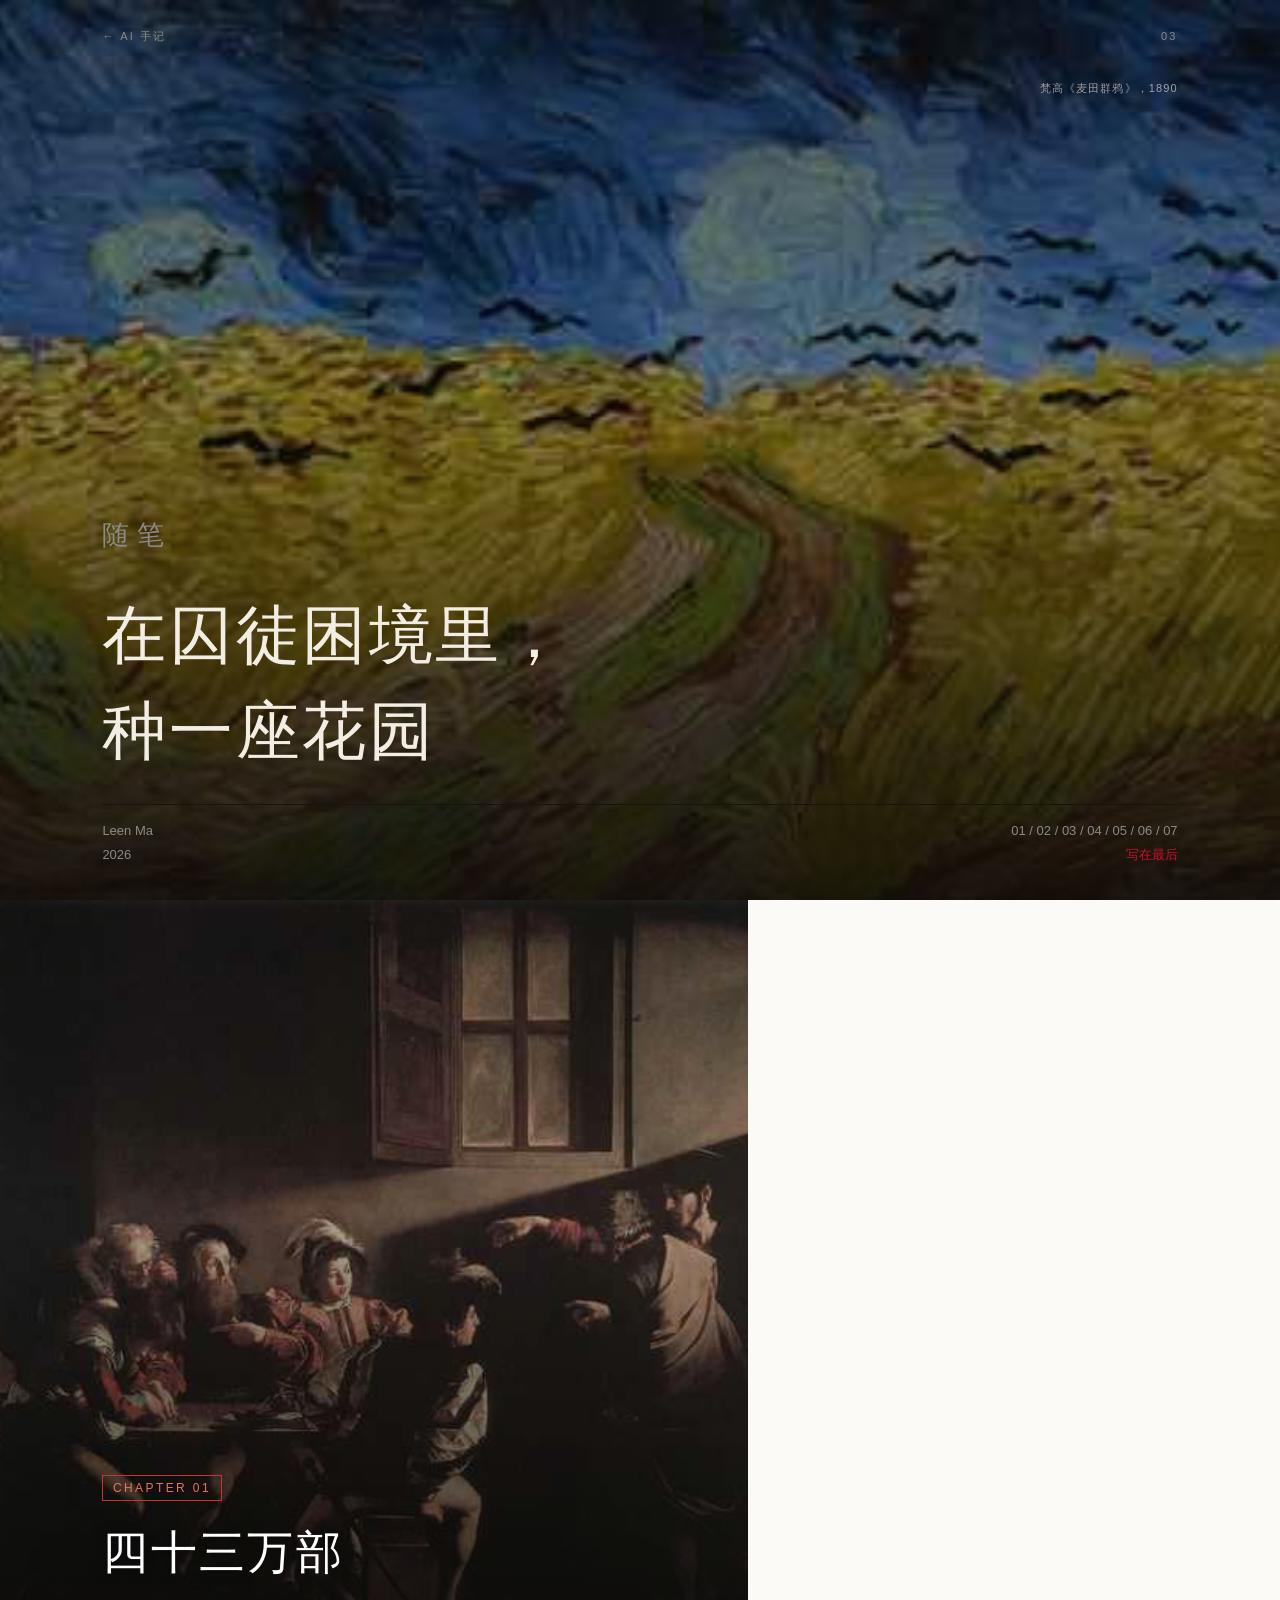
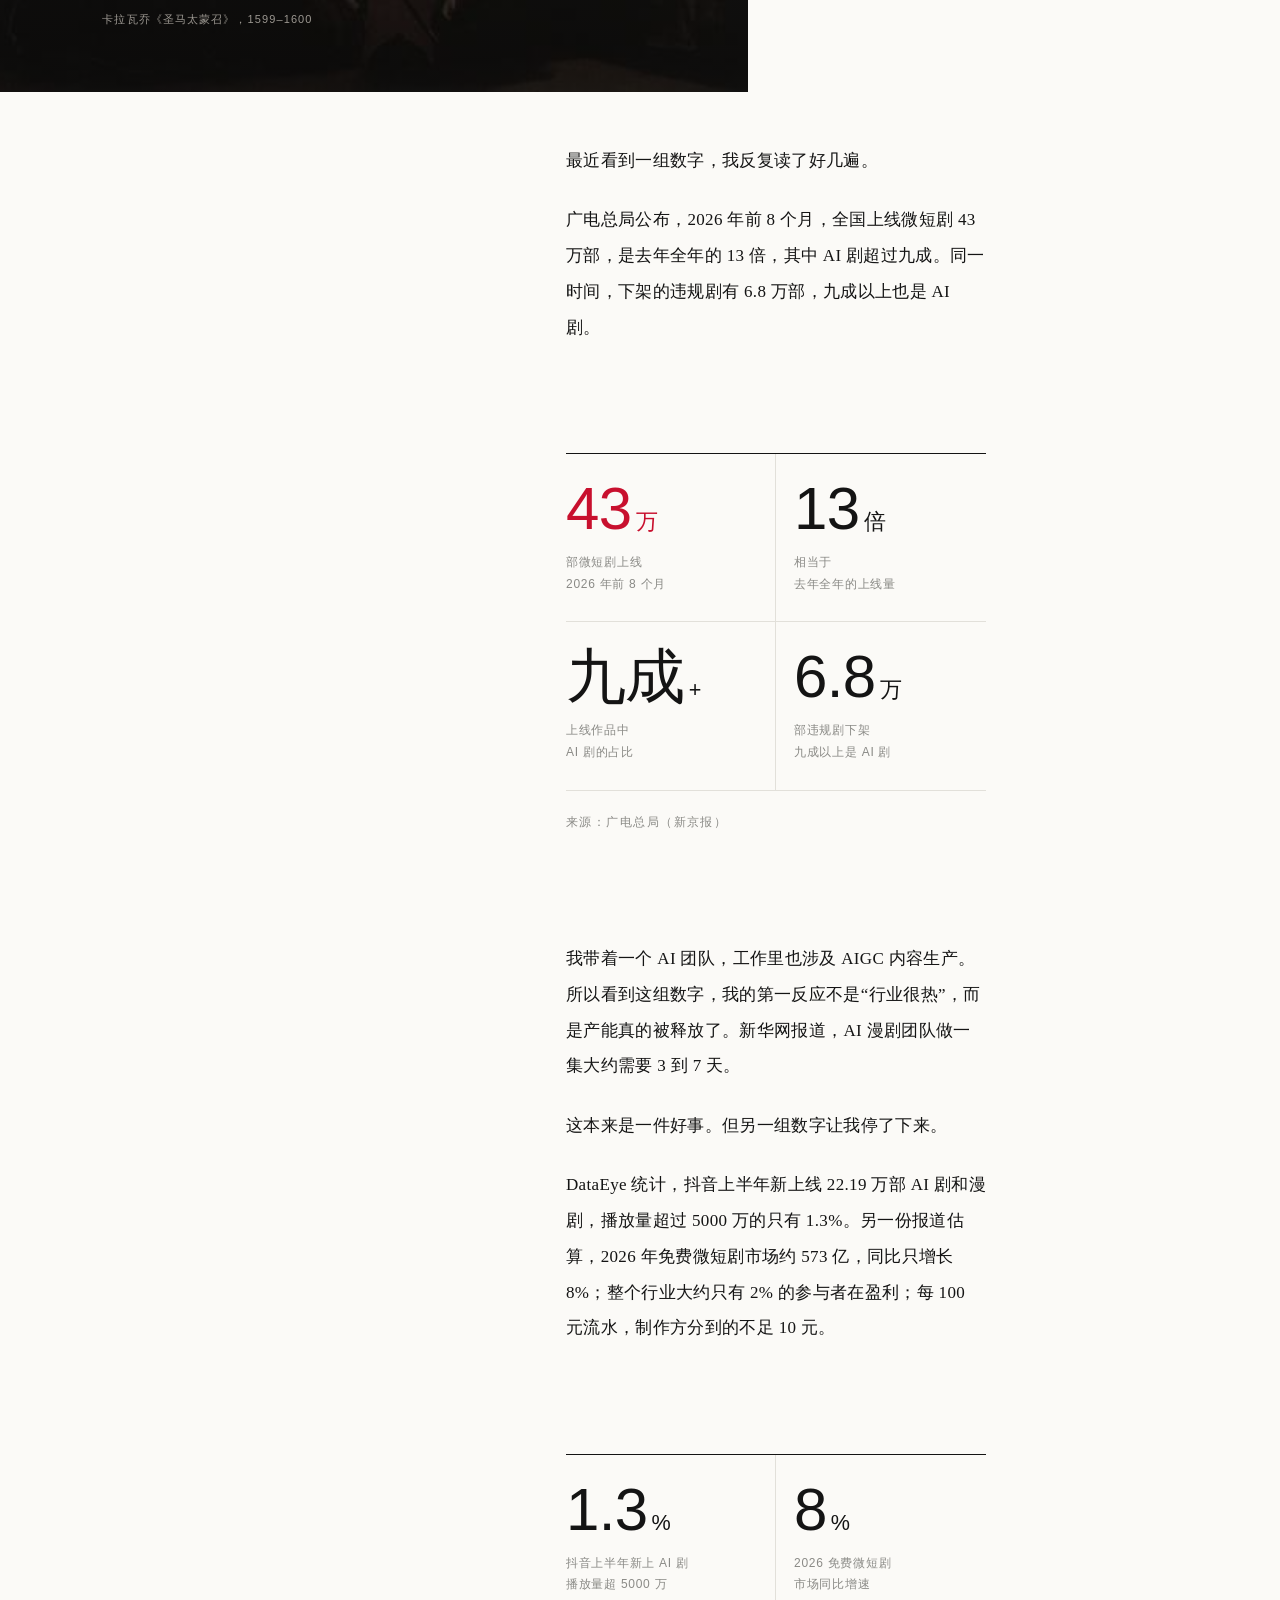
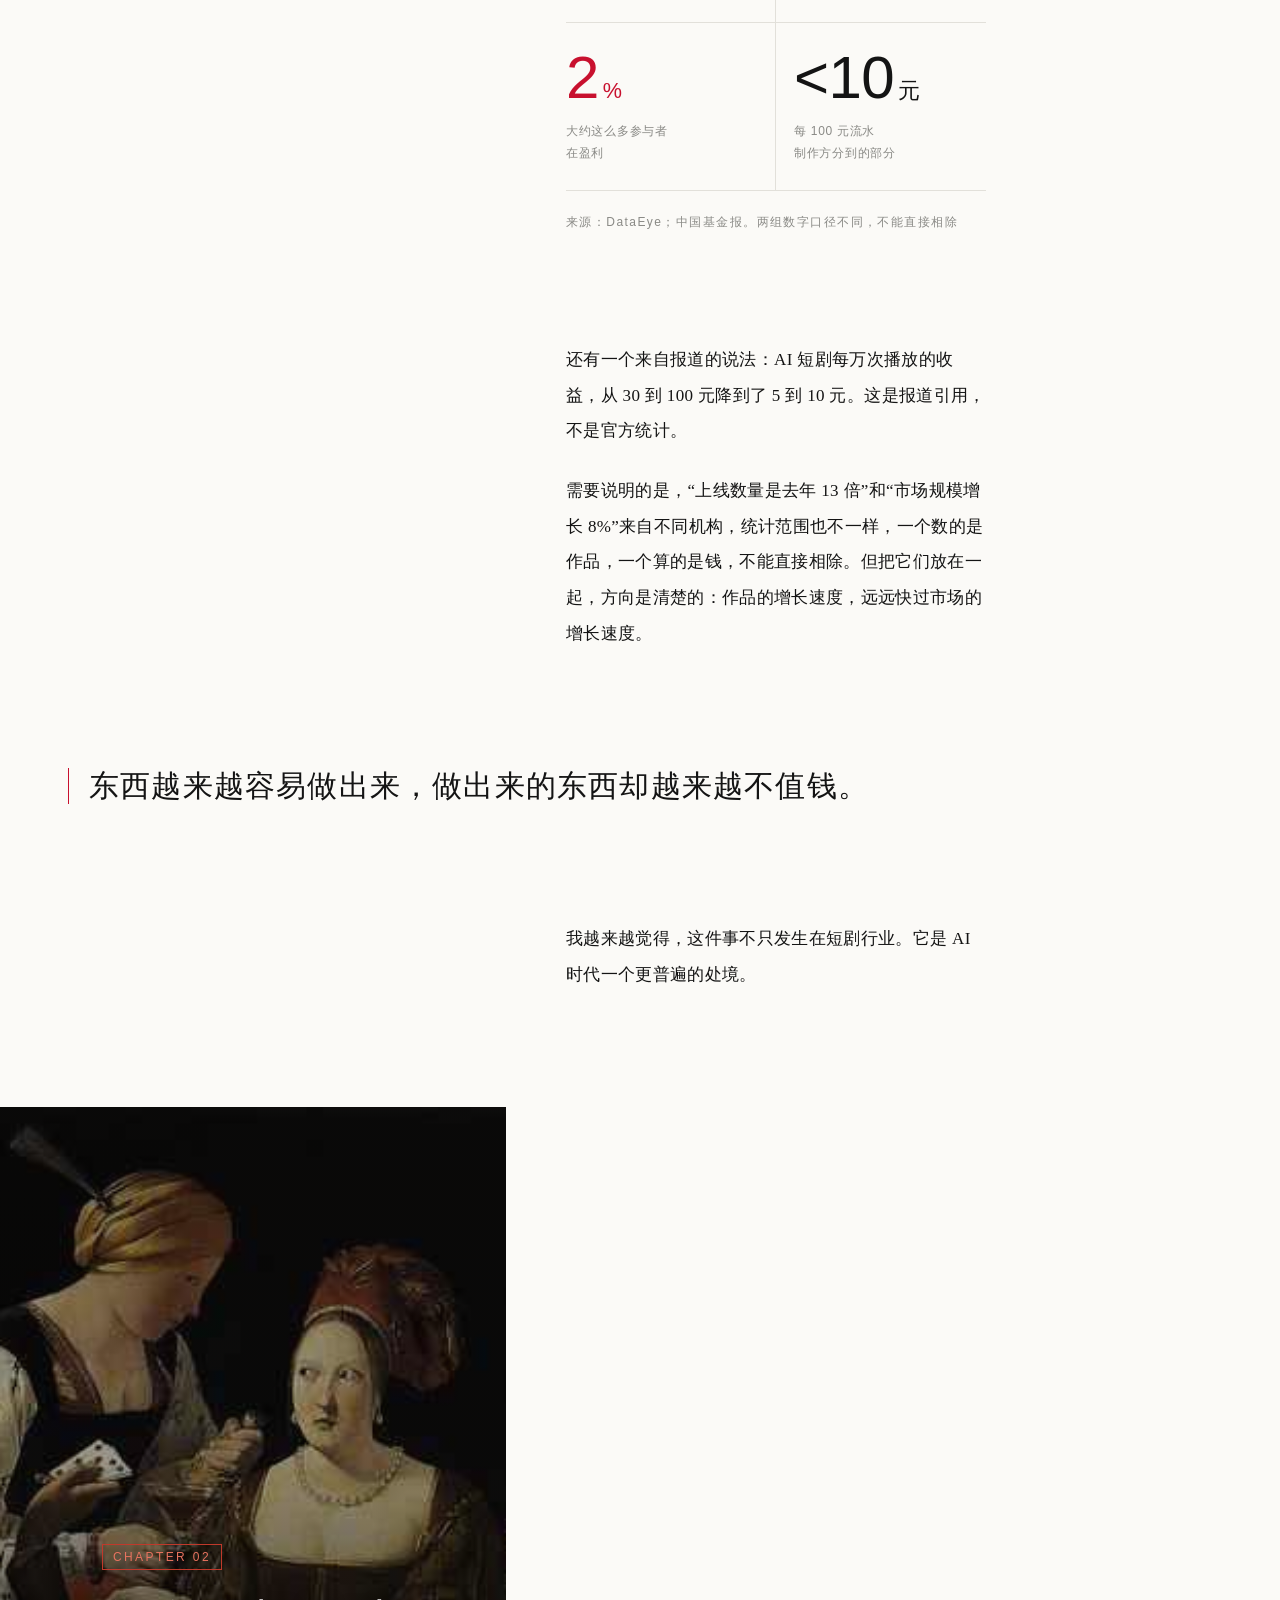
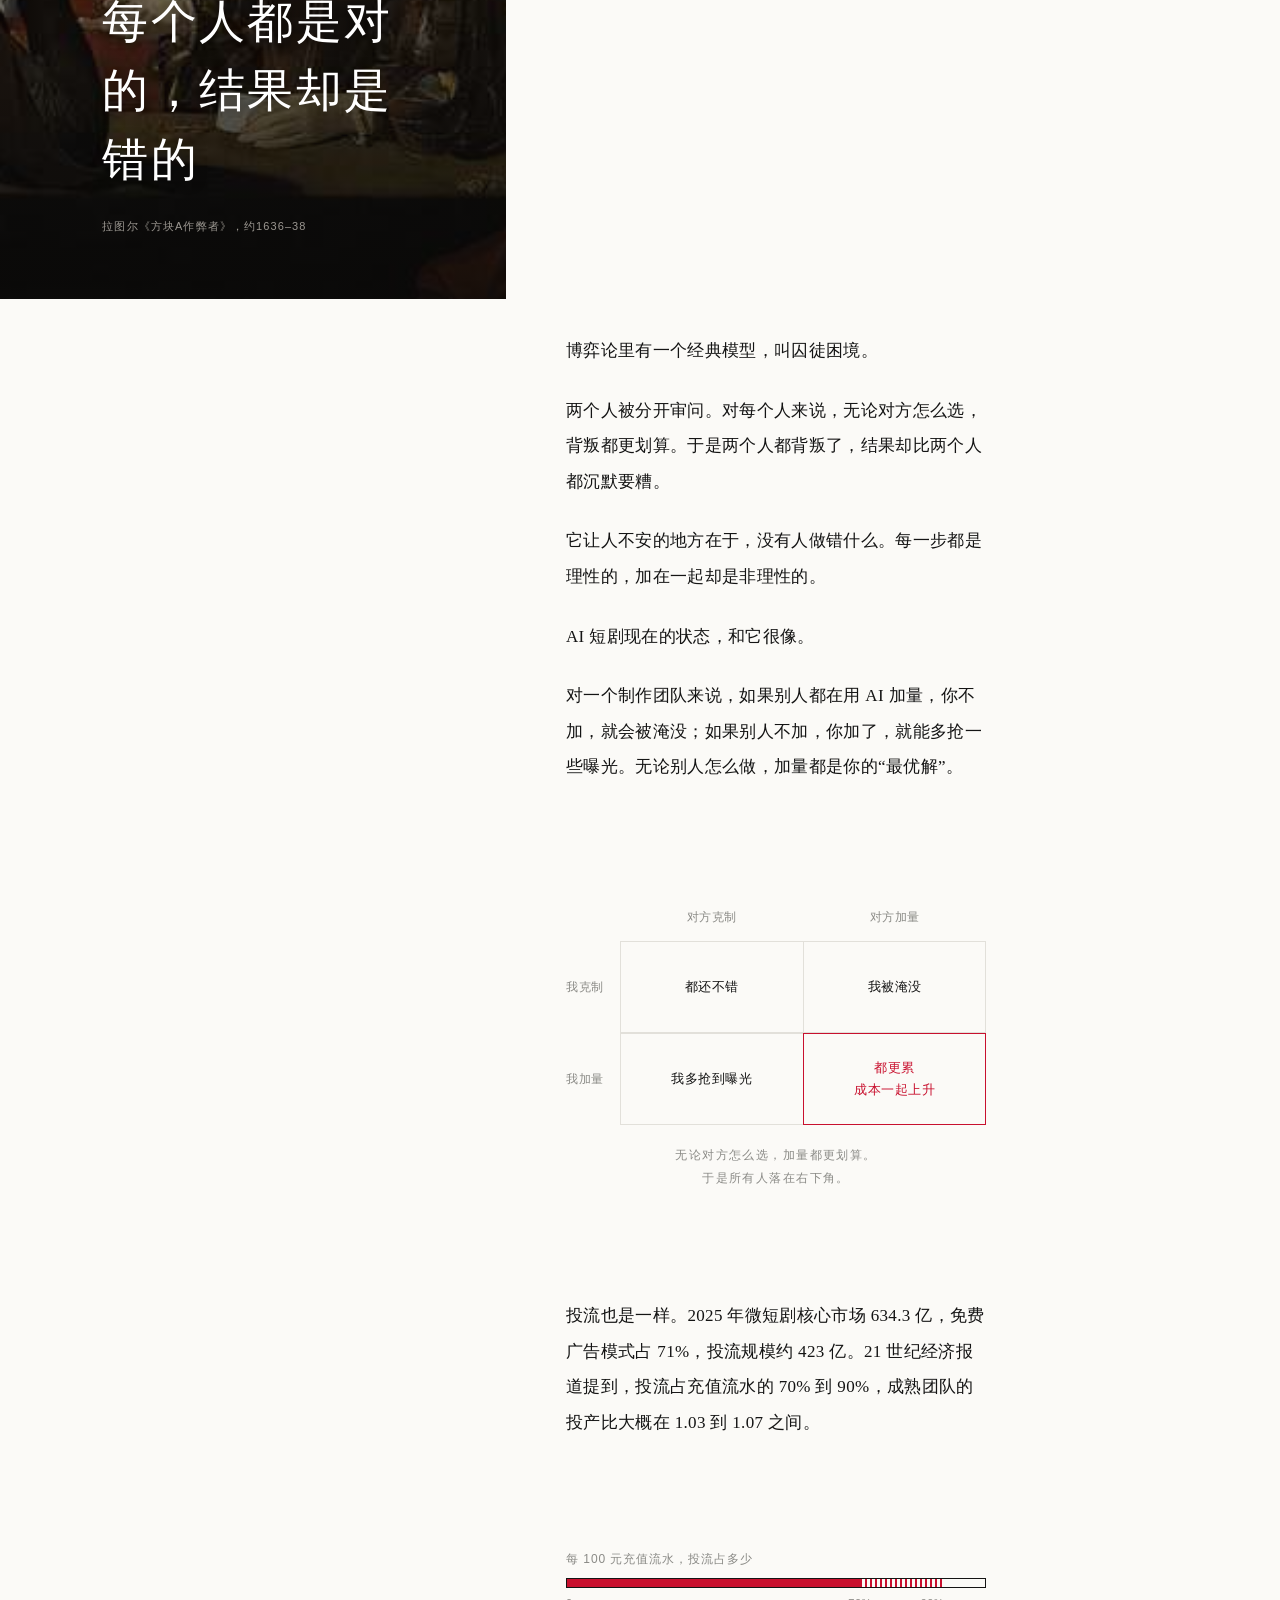
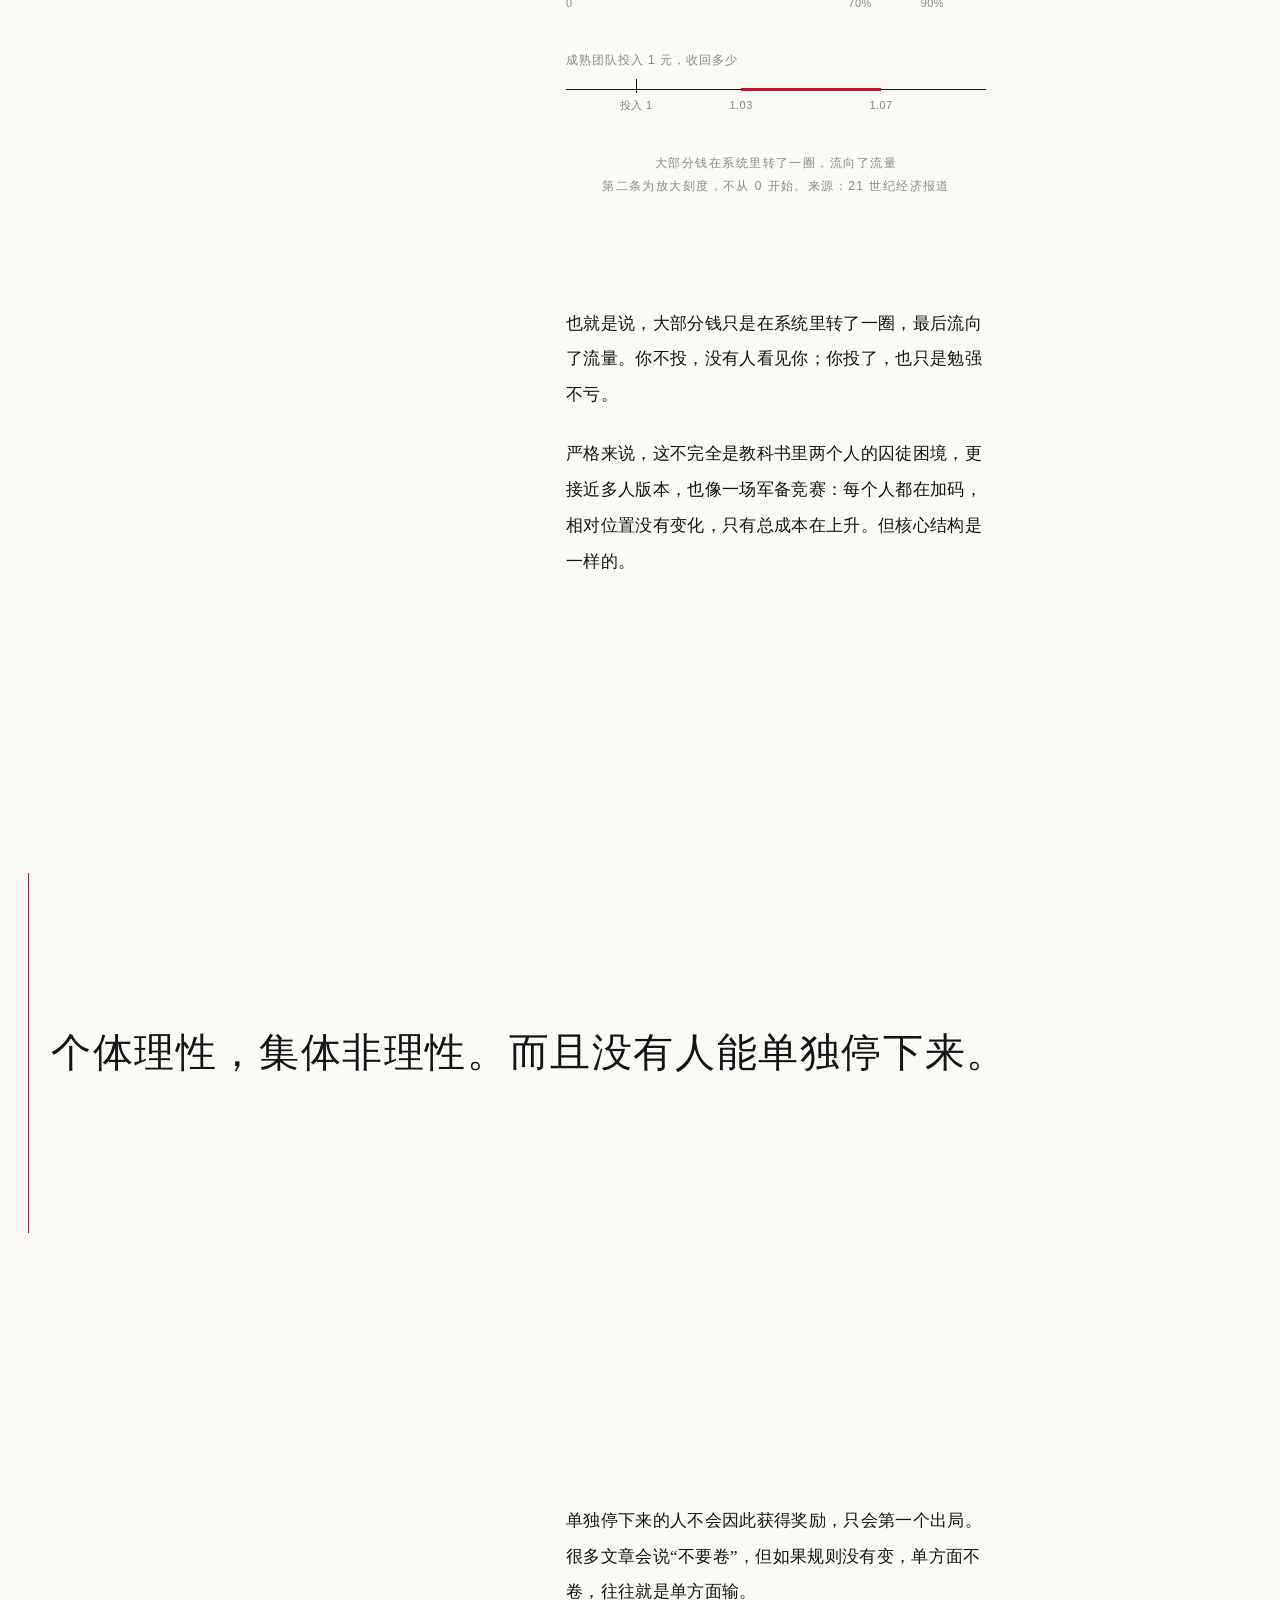
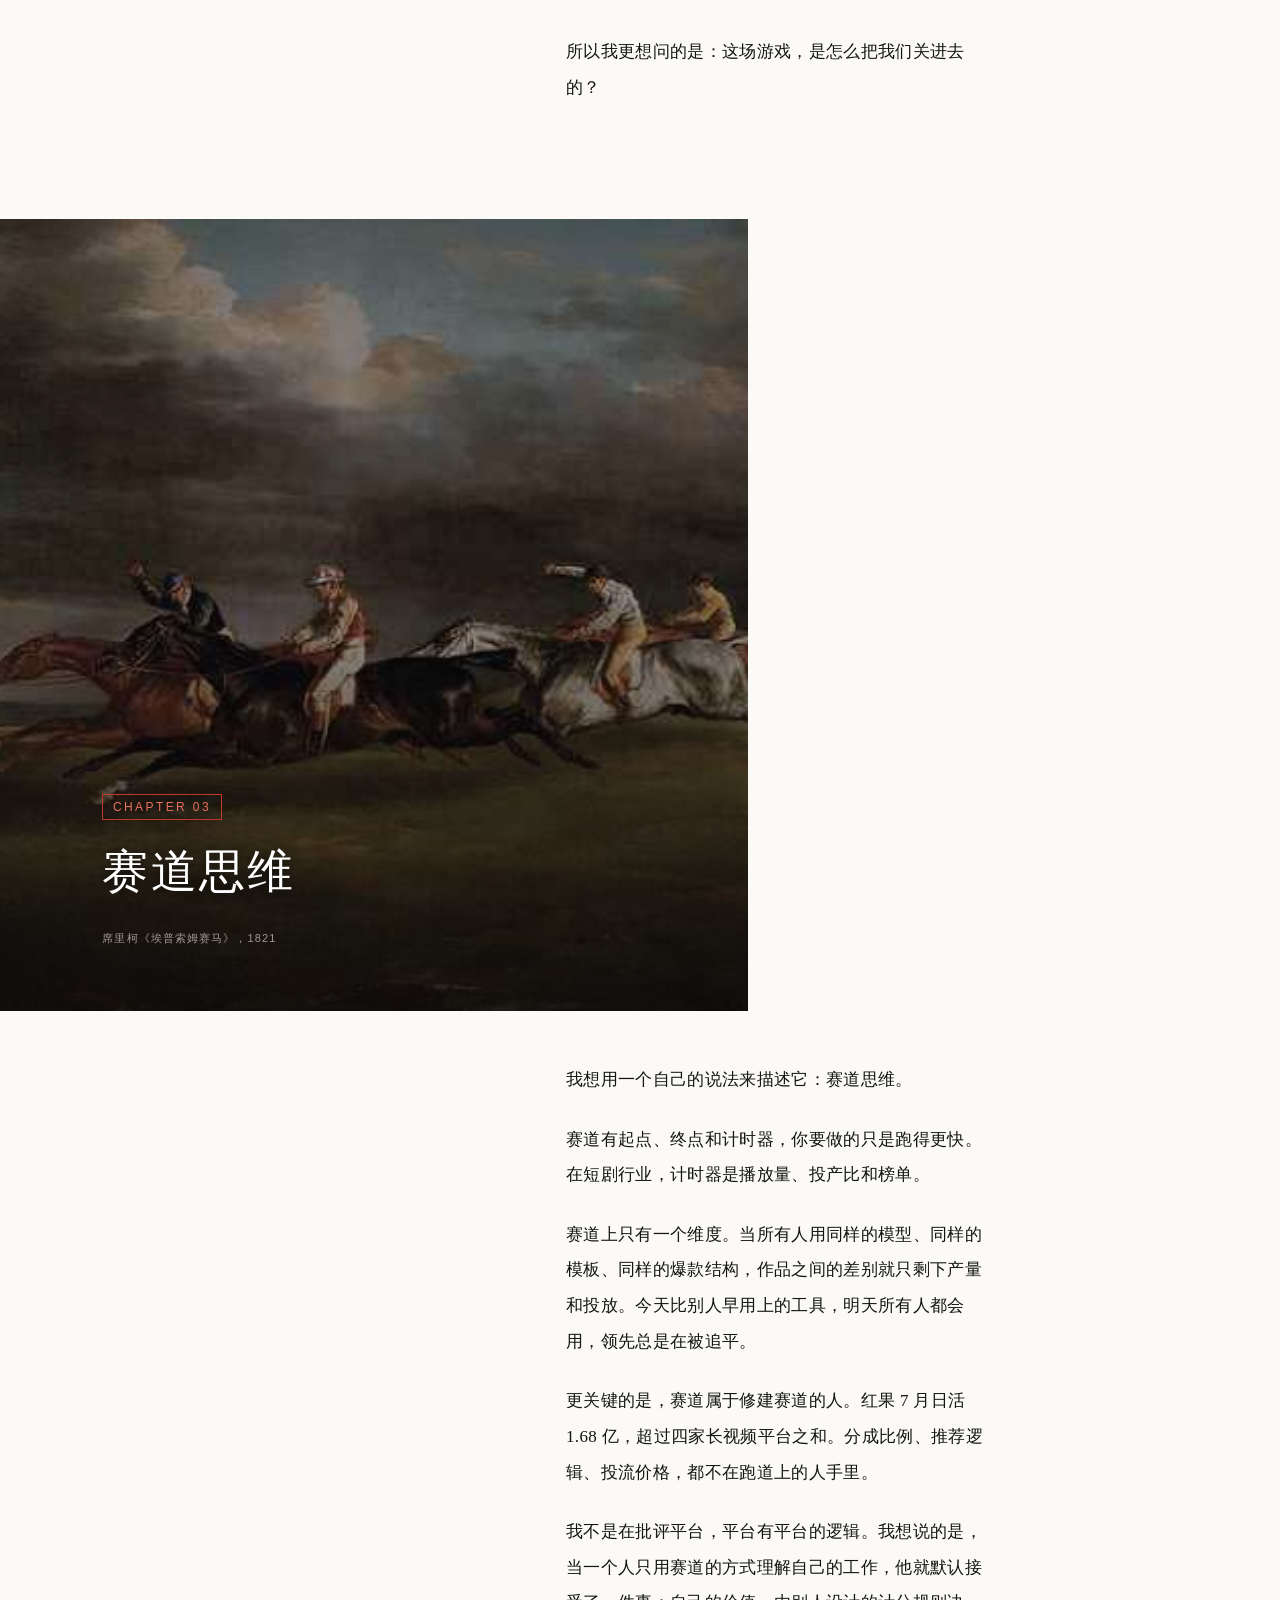
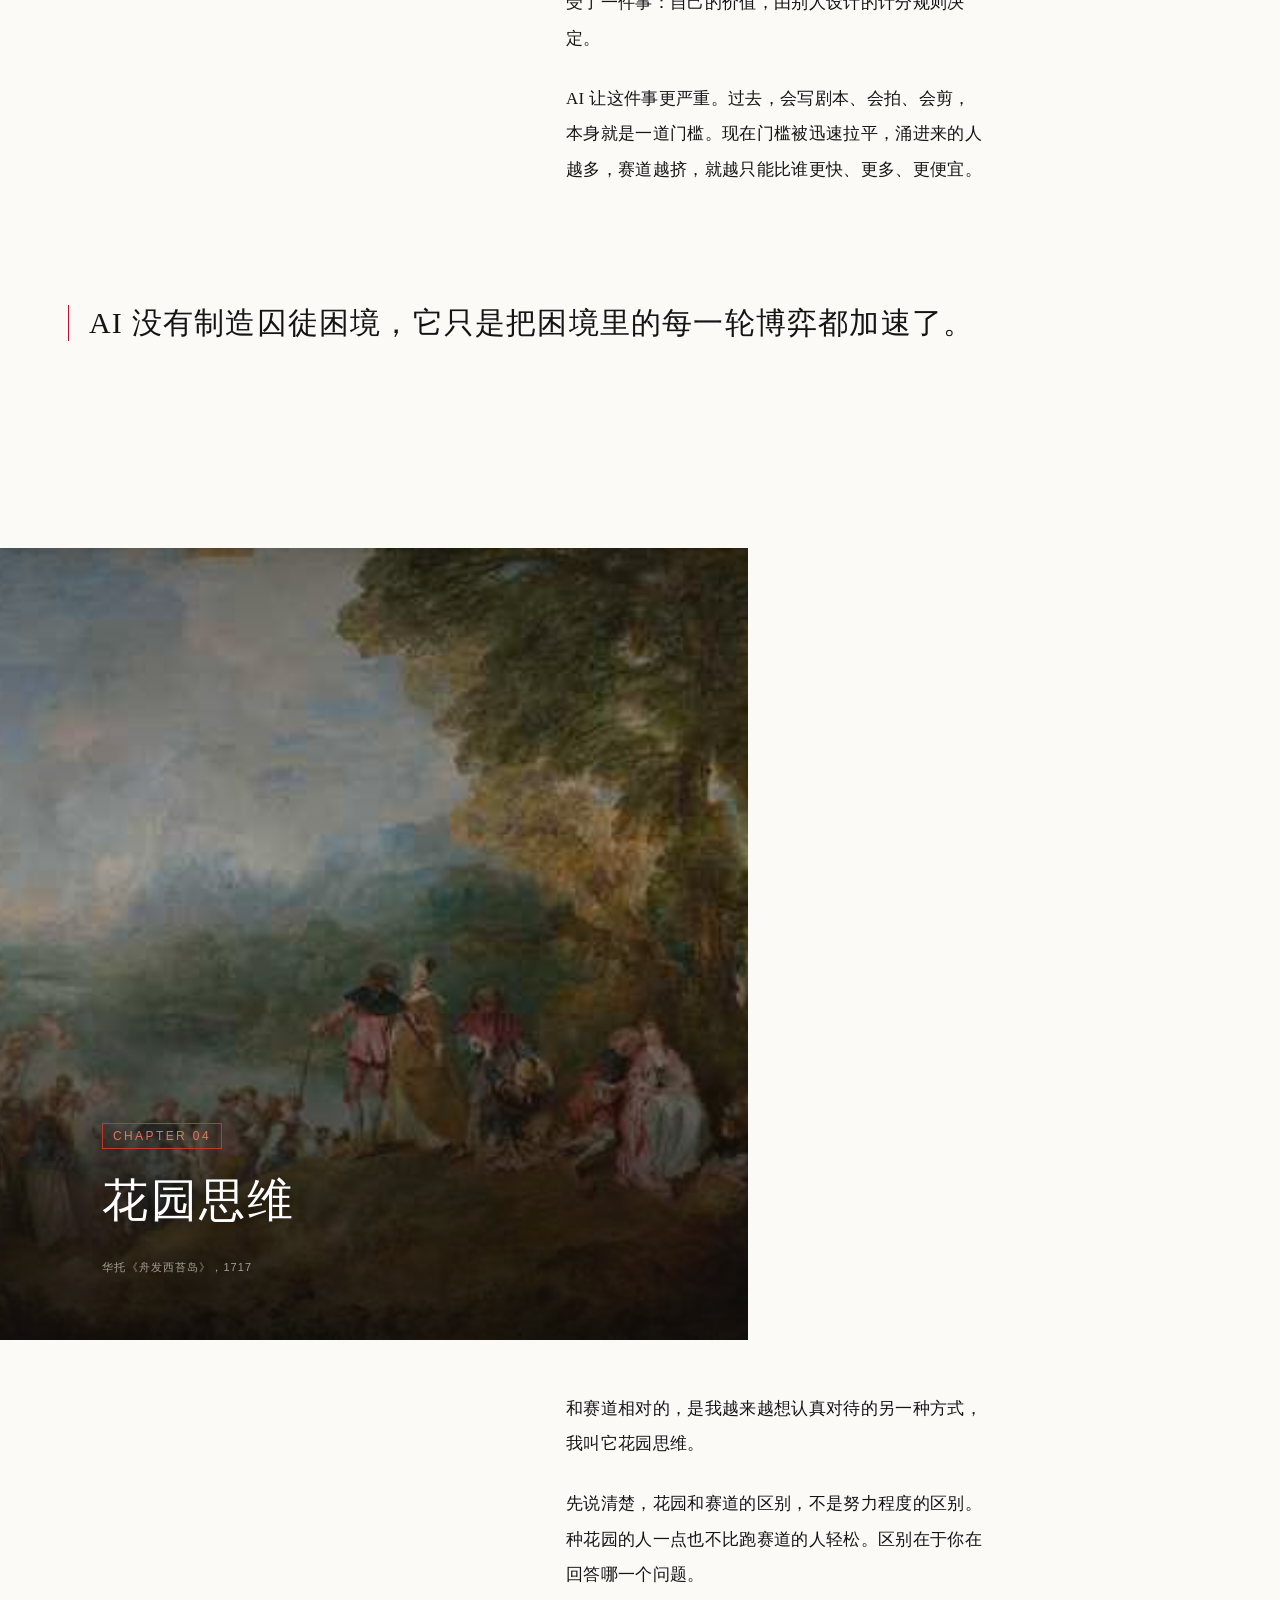
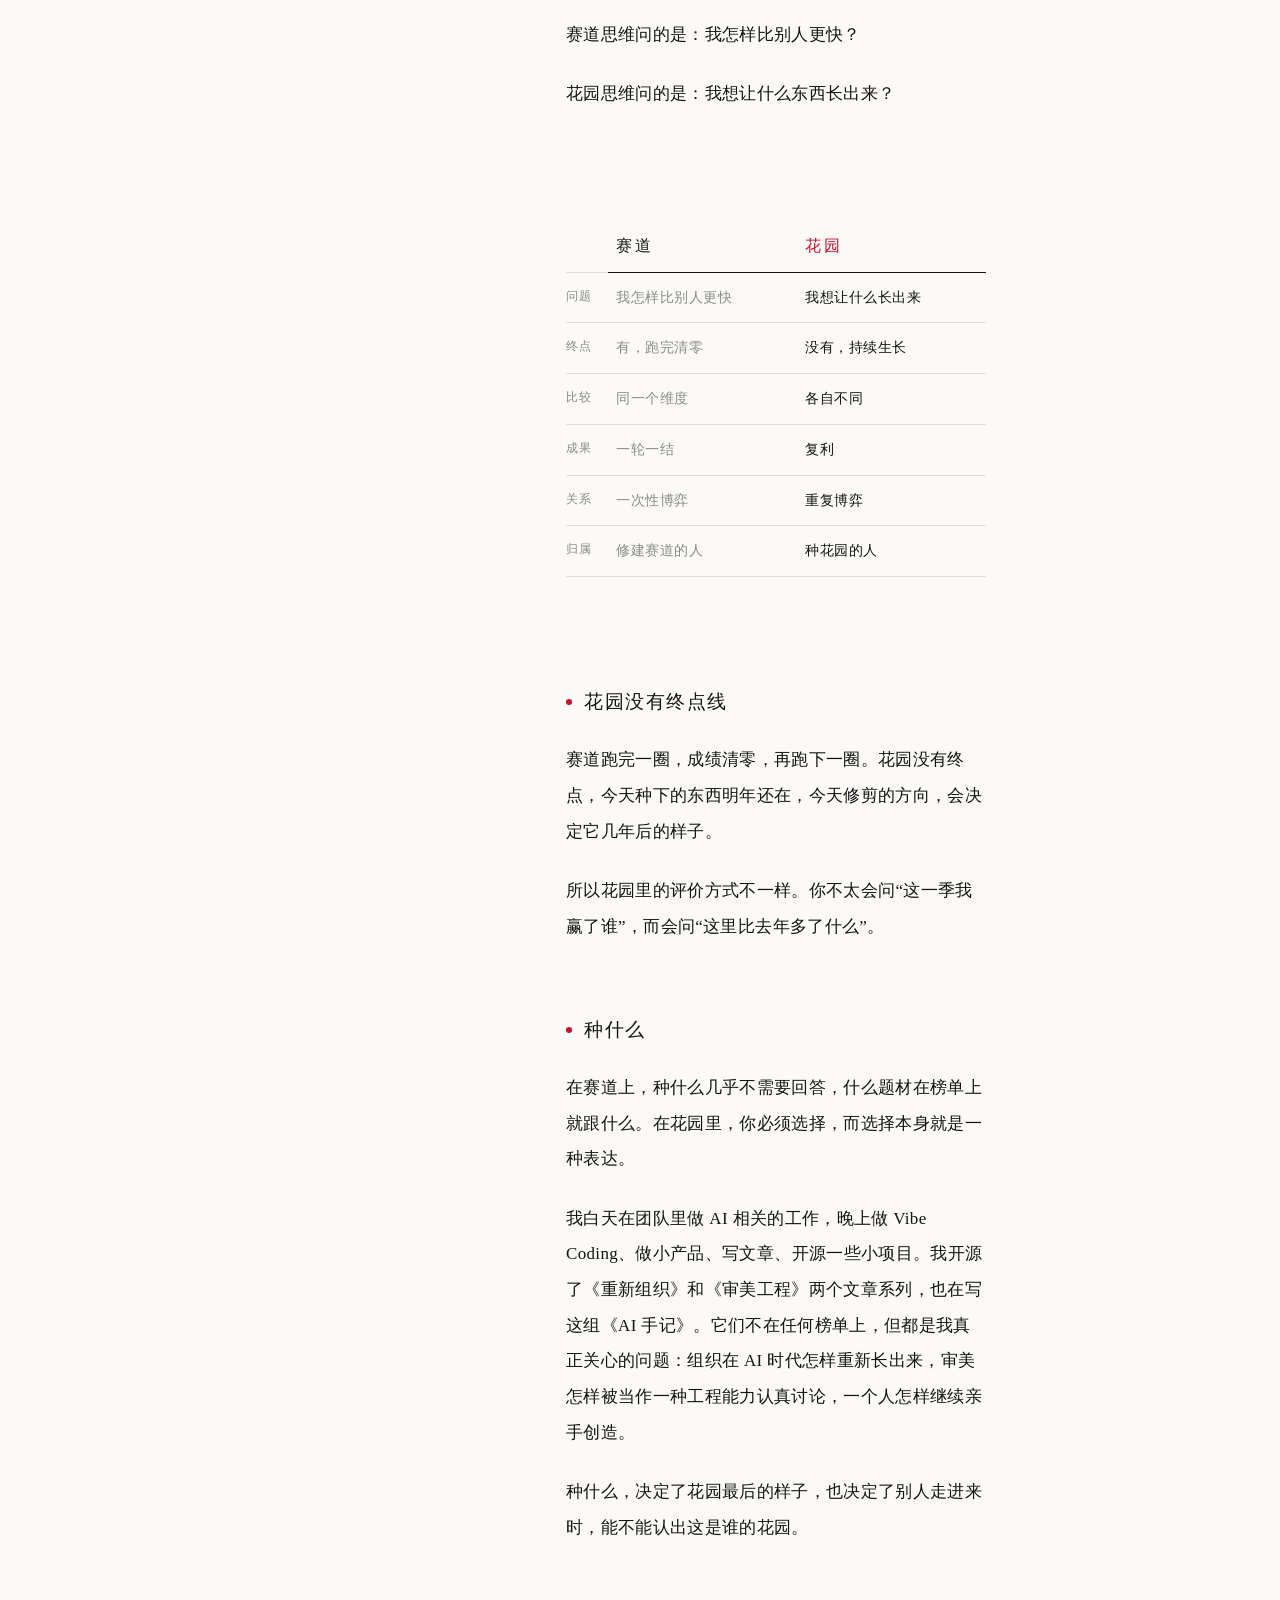
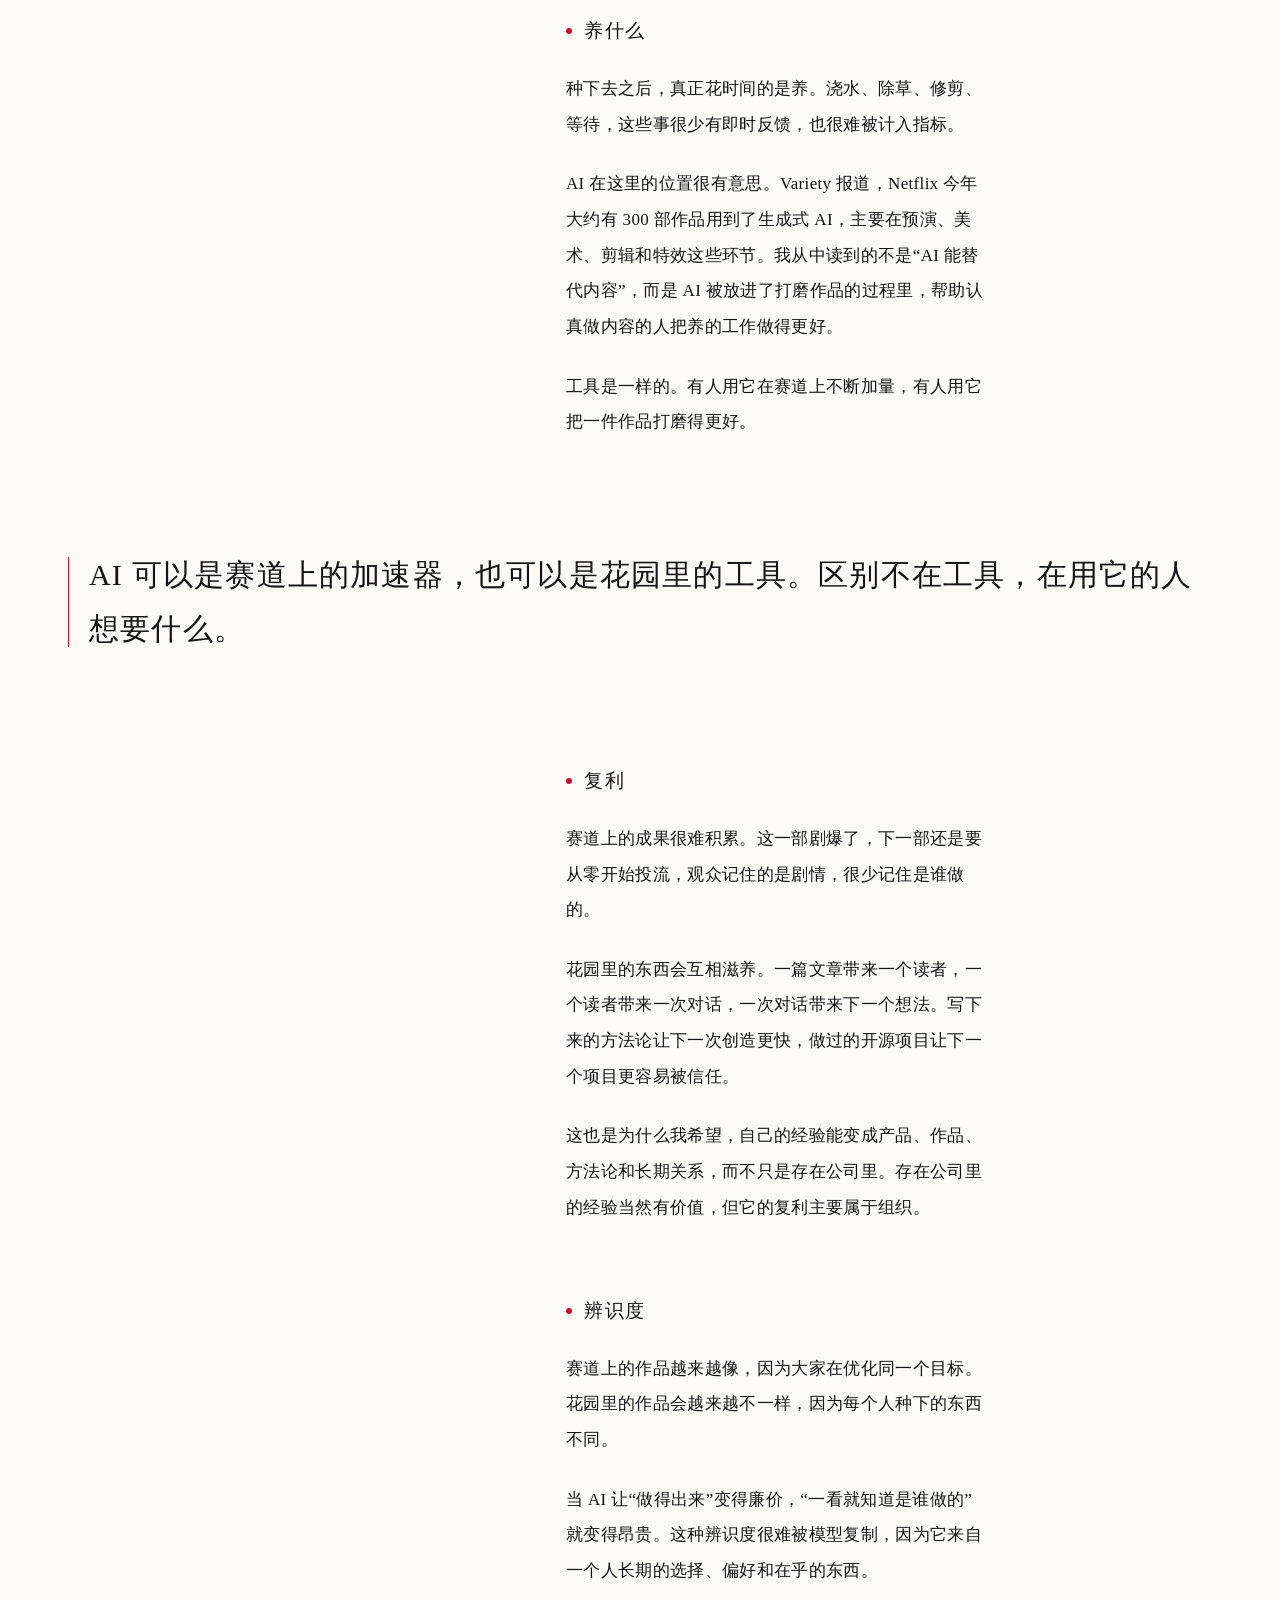
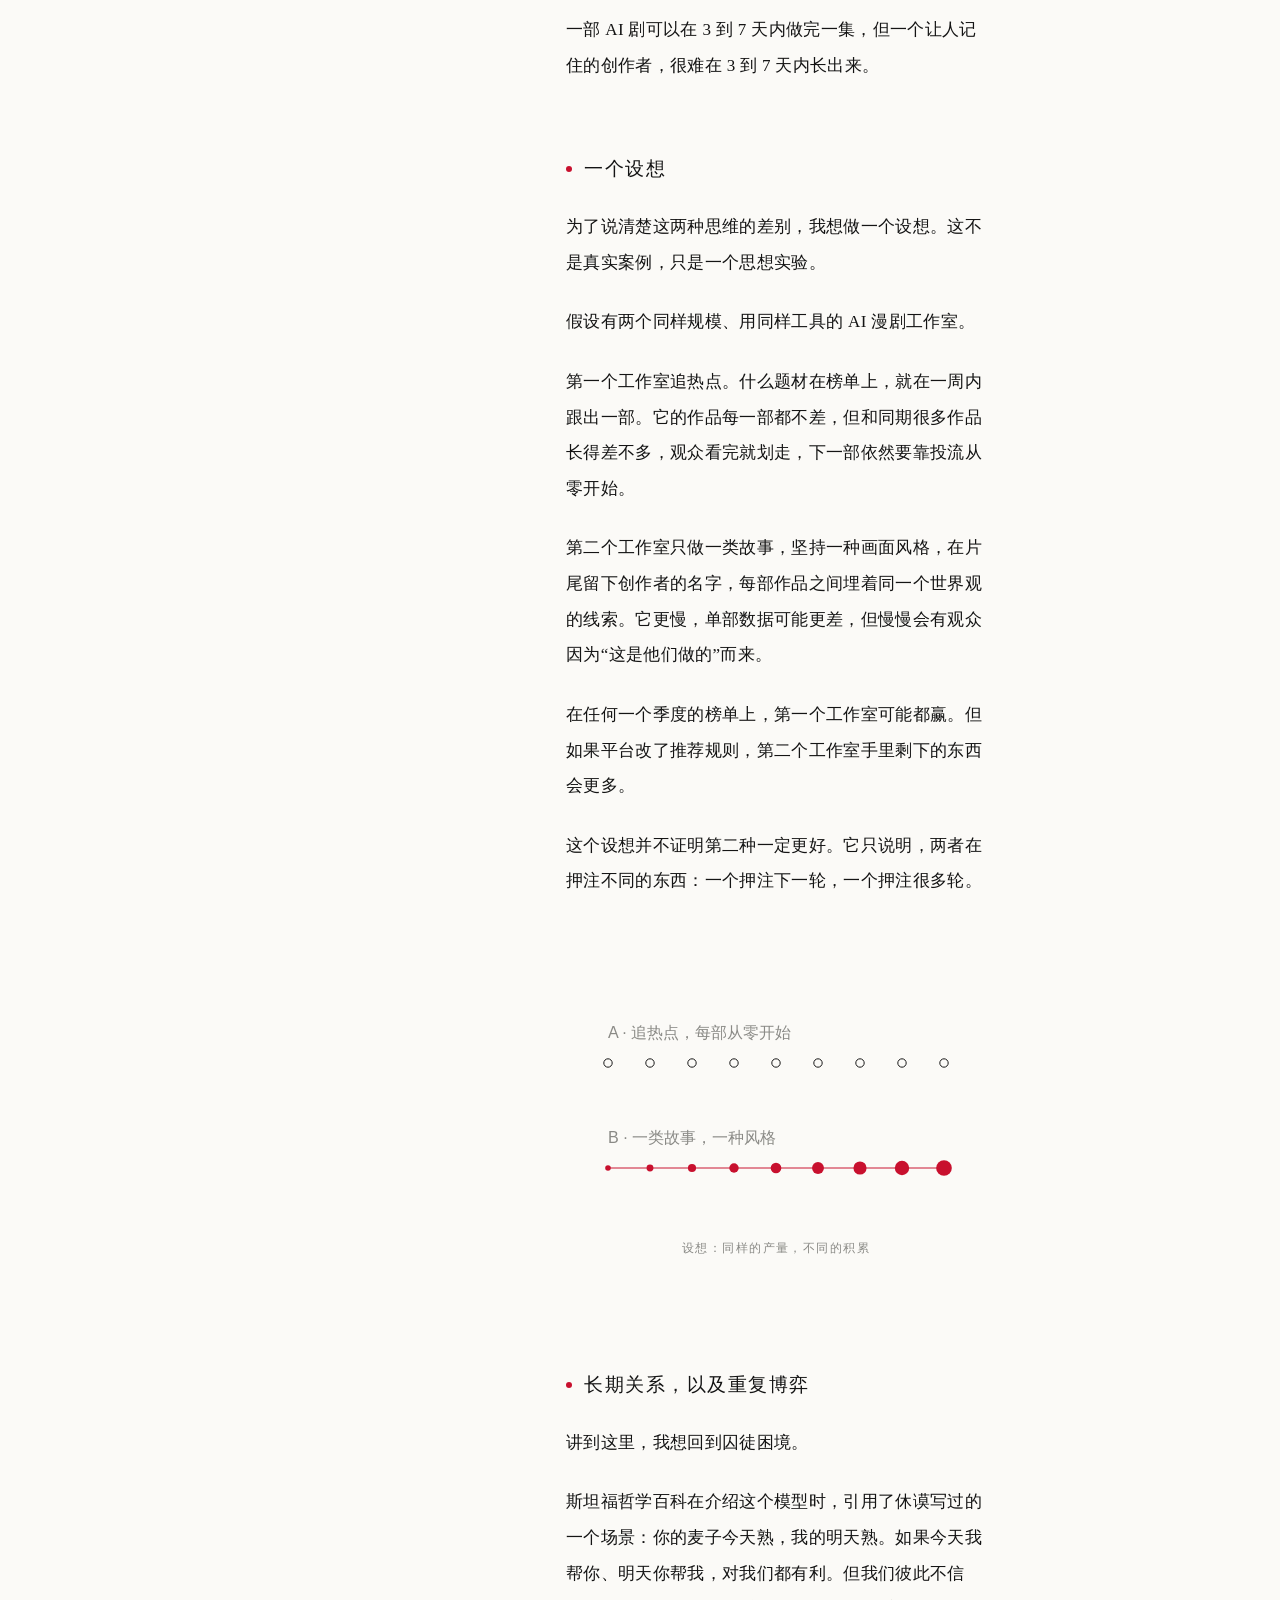
<file: posts/03-garden-vs-track/index.html>
<!DOCTYPE html><html lang="zh-CN"><head><meta charset="utf-8"><meta name="viewport" content="width=device-width,initial-scale=1,viewport-fit=cover"><title>在囚徒困境里，种一座花园 | AI 手记 · 03</title><meta name="description" content="从 43 万部微短剧说起：当 AI 让所有人都能更快，我们如何走出囚徒困境？赛道思维与花园思维。"><link rel="canonical" href="https://leenlbma.github.io/ai-notes/posts/03-garden-vs-track/"><meta property="og:type" content="article"><meta property="og:title" content="在囚徒困境里，种一座花园 | AI 手记"><meta property="og:description" content="从 43 万部微短剧说起：当 AI 让所有人都能更快，我们如何走出囚徒困境？赛道思维与花园思维。"><meta property="og:url" content="https://leenlbma.github.io/ai-notes/posts/03-garden-vs-track/"><meta property="og:locale" content="zh_CN"><meta name="twitter:card" content="summary"><meta name="twitter:title" content="在囚徒困境里，种一座花园 | AI 手记"><meta name="twitter:description" content="从 43 万部微短剧说起：当 AI 让所有人都能更快，我们如何走出囚徒困境？赛道思维与花园思维。"><meta name="author" content="Leen Ma"><link rel="license" href="https://creativecommons.org/licenses/by/4.0/"><script defer src="https://cloud.umami.is/script.js" data-website-id="8ba58f50-24d2-4d61-a09c-1aa3558a4ade"></script><meta name="color-scheme" content="light dark"><style>
:root{--bg:#fbfaf7;--fg:#141414;--mute:#8a8a86;--line:#e2e0da;--r:#c8102e}
@media(prefers-color-scheme:dark){:root{--bg:#0e0e0d;--fg:#e8e6e1;--mute:#7c7a75;--line:#262624;--r:#ff5a5f}}
*{box-sizing:border-box}html{scroll-behavior:smooth}body{margin:0;background:var(--bg);color:var(--fg);font:17px/2.1 "Noto Serif SC","Noto Serif CJK SC","Songti SC",serif;-webkit-font-smoothing:antialiased;font-feature-settings:"palt" 0;overflow-x:hidden}
.sans{font-family:"Helvetica Neue","PingFang SC","Noto Sans CJK SC",sans-serif}
a{color:inherit}
.hero{min-height:100svh;display:grid;grid-template-rows:auto 1fr auto;padding:28px 28px 32px}
.hero .meta{display:flex;justify-content:space-between;font:400 11px/1.6 "Helvetica Neue",sans-serif;letter-spacing:.2em;color:var(--mute)}
h1{align-self:center;font-weight:500;font-size:clamp(30px,8.2vw,64px);line-height:1.5;margin:0;letter-spacing:.04em}
h1 small{display:block;font-size:.42em;color:var(--mute);letter-spacing:.3em;margin-bottom:1.2em}
.hero .foot{font-size:13px;color:var(--mute);line-height:1.9;border-top:.5px solid var(--fg);padding-top:14px;display:flex;justify-content:space-between;gap:20px}
.hero .foot a{text-decoration:none}.hero .foot a:hover{color:var(--r)}
.hero .foot b{color:var(--r);font-weight:400}
.col{max-width:28em;margin:0 auto;padding:0 28px}
p{margin:0 0 1.4em;letter-spacing:.02em}
.open{min-height:92svh;display:flex;flex-direction:column;justify-content:center;padding:0 28px;max-width:44em;margin:0 auto}
.open .n,.test .n,.refs .n{font:300 13px/1 "Helvetica Neue",sans-serif;letter-spacing:.3em;color:var(--r);margin-bottom:3em;display:flex;align-items:center;gap:14px}
.open .n:after{content:"";width:28px;height:.5px;background:var(--r)}
.open h2{font-weight:500;font-size:clamp(22px,5.6vw,36px);line-height:1.75;margin:0;letter-spacing:.05em;max-width:13em}
.col h3{font-weight:500;font-size:19px;line-height:1.8;letter-spacing:.08em;margin:3.6em 0 1.2em;display:flex;align-items:center;gap:12px}
.col h3:before{content:"";width:6px;height:6px;border-radius:50%;background:var(--r);flex:none}
.pq{min-height:100svh;display:flex;align-items:center;margin:0 auto;padding:0 28px;max-width:40em;font-size:clamp(22px,6vw,40px);line-height:1.8;font-weight:500;letter-spacing:.04em}
.pq:before{content:"";display:block;width:1px;align-self:stretch;margin:30vh 22px 30vh 0;background:var(--r);flex:none}
.pq.sm{min-height:0;margin:12vh auto;font-size:clamp(20px,5.2vw,30px)}
.pq.sm:before{margin:.3em 20px .3em 0}
.ch{padding-bottom:10vh}
/* figures */
figure{margin:12vh 0;padding:0}
figcaption{font:12px/1.9 "PingFang SC","Noto Sans CJK SC",sans-serif;color:var(--mute);margin-top:20px;letter-spacing:.12em;text-align:center}
.fig svg{width:100%;height:auto;display:block}
.t{font:400 11.5px "PingFang SC","Noto Sans CJK SC",sans-serif;fill:var(--fg)}.t.s,.t .s{fill:var(--mute)}
.nums .g{display:grid;grid-template-columns:1fr 1fr;border-top:.5px solid var(--fg)}
.nums .g div{padding:22px 0 26px;border-bottom:.5px solid var(--line)}
.nums .g div:nth-child(odd){padding-right:14px;border-right:.5px solid var(--line)}
.nums .g div:nth-child(even){padding-left:18px}
.nums b{display:block;font:200 clamp(40px,12vw,60px)/1.1 "Helvetica Neue","PingFang SC","Noto Sans CJK SC",sans-serif;letter-spacing:-.01em;white-space:nowrap}
.nums b i{font-style:normal;font-size:.36em;font-weight:400;margin-left:4px;letter-spacing:.1em}
.nums .k b{color:var(--r)}
.nums span{display:block;margin-top:10px;font:12px/1.8 "PingFang SC","Noto Sans CJK SC",sans-serif;color:var(--mute);letter-spacing:.06em}
.nums figcaption{text-align:left}
.mx .m{display:grid;grid-template-columns:4.2em 1fr 1fr;font:13px/1.7 "PingFang SC","Noto Sans CJK SC",sans-serif;letter-spacing:.04em}
.mx .m span{padding:14px 8px;display:flex;align-items:center;justify-content:center;text-align:center}
.mx .h{color:var(--mute);font-size:12px}.mx .h.r{justify-content:flex-start;padding-left:0}
.mx .c{min-height:92px;border:.5px solid var(--line);margin:-.25px}
.mx .c.eq{border:1px solid var(--r);color:var(--r);position:relative;z-index:1}
.roi .row{margin-bottom:34px}
.roi label{display:block;font:12px/1.8 "PingFang SC","Noto Sans CJK SC",sans-serif;color:var(--mute);letter-spacing:.08em;margin-bottom:8px}
.roi .bar{position:relative;height:10px;border:.5px solid var(--fg)}
.roi .bar i{position:absolute;left:0;top:0;bottom:0;background:var(--r)}
.roi .bar em{position:absolute;top:0;bottom:0;background:repeating-linear-gradient(90deg,var(--r) 0 2px,transparent 2px 5px)}
.roi .bar.two i{background:var(--fg);opacity:.25}
.roi .sc{position:relative;height:22px;margin-top:6px;font:11px/1 "Helvetica Neue",sans-serif;color:var(--mute);letter-spacing:.04em}.roi .sc span{position:absolute;left:0;top:4px;transform:translateX(-50%)}.roi .sc span:first-child{transform:none}.roi .sc span:last-child{transform:translateX(-100%)}
.roi .bar u{position:absolute;top:-1px;bottom:-1px;background:var(--r)}
.roi small{display:block;margin-top:8px;font:12px/1.6 "Helvetica Neue","PingFang SC",sans-serif;letter-spacing:.06em}
.cmp .t{display:grid;grid-template-columns:3em 1fr 1fr;font:14px/1.7 "PingFang SC","Noto Sans CJK SC",sans-serif;letter-spacing:.04em;fill:none}
.cmp .t>*{padding:13px 8px;border-bottom:.5px solid var(--line)}
.cmp .t>span:nth-child(3n+1){color:var(--mute);font-size:12px;padding-left:0}
.cmp .t b{font:500 16px/1.6 "Noto Serif SC","Noto Serif CJK SC",serif;letter-spacing:.2em;border-bottom:.5px solid var(--fg)}
.cmp .t b.gd{color:var(--r)}
.cmp .t>span:nth-child(3n){color:var(--fg)}
.cmp .t>span:nth-child(3n+2){color:var(--mute)}
.test{min-height:100svh;display:flex;flex-direction:column;justify-content:center;padding:0 28px;max-width:40em;margin:0 auto}
.test p{font-size:clamp(23px,6.4vw,42px);line-height:1.8;font-weight:500;letter-spacing:.04em;margin:0;padding-top:1.2em;border-top:.5px solid var(--fg)}
.paths ol{list-style:none;margin:0;padding:0;border-top:.5px solid var(--fg)}
.paths li{display:grid;grid-template-columns:2.6em 1fr auto;align-items:baseline;gap:8px;padding:16px 0;border-bottom:.5px solid var(--line);font:14px/1.7 "PingFang SC","Noto Sans CJK SC",sans-serif}
.paths li b{font:300 12px "Helvetica Neue",sans-serif;letter-spacing:.2em;color:var(--mute)}
.paths li span{font:500 17px/1.6 "Noto Serif SC","Noto Serif CJK SC",serif;letter-spacing:.08em}
.paths li small{font-size:12px;color:var(--mute);text-align:right}
.paths li.own b,.paths li.own small{color:var(--r)}
.finale{min-height:100svh;display:flex;flex-direction:column;justify-content:center;padding:0 28px;max-width:40em;margin:0 auto}
.finale p{font-size:clamp(21px,5.6vw,34px);line-height:2;font-weight:500;letter-spacing:.04em}.finale span{color:var(--r)}
.finale small{font:11px "Helvetica Neue",sans-serif;letter-spacing:.3em;color:var(--mute);margin-top:6vh}
.refs{max-width:40em;margin:0 auto;padding:12vh 28px 8vh}
.refs ol{margin:0;padding-left:1.4em;font:13px/1.9 "PingFang SC","Noto Sans CJK SC",sans-serif;color:var(--fg)}
.refs li{margin-bottom:1.1em;padding-left:.3em}.refs li::marker{color:var(--mute);font-family:"Helvetica Neue",sans-serif}
.refs a{color:var(--mute);text-decoration:none;border-bottom:.5px solid var(--line);word-break:break-all;font-size:12px}
.refs a:hover{color:var(--r);border-color:var(--r)}
.refs .note{font:12px/1.9 "PingFang SC","Noto Sans CJK SC",sans-serif;color:var(--mute);margin-top:2.4em;letter-spacing:.04em}
.prog{position:fixed;left:0;right:0;top:0;height:1.5px;z-index:9;pointer-events:none}
.prog i{display:block;height:100%;background:var(--r);transform-origin:0 50%;transform:scaleX(0)}
.toc{display:none}
@media(min-width:1100px){.toc{display:flex;flex-direction:column;gap:6px;position:fixed;right:32px;top:50%;transform:translateY(-50%);font-size:11px;letter-spacing:.2em;z-index:8;opacity:0;transition:opacity .6s}
body.past .toc{opacity:1}
.toc a{color:var(--mute);text-decoration:none;padding:2px 0 2px 18px;position:relative}
.toc a:before{content:"";position:absolute;left:0;top:50%;width:10px;height:.5px;background:var(--line)}
.toc a.on{color:var(--r)}.toc a.on:before{background:var(--r);width:14px}.toc a:hover{color:var(--fg)}}
.rv{opacity:0;transition:opacity 1.4s ease}.rv.in{opacity:1}
@media(min-width:900px){.hero{padding:48px 7vw}.col{margin-left:calc(50% - 6em)}}
.home{color:inherit;text-decoration:none}.home:hover{color:var(--r)}.sitenav{max-width:40em;margin:0 auto;padding:40px 28px 56px;border-top:.5px solid var(--line);font:13px/2 "Helvetica Neue","PingFang SC",sans-serif;color:var(--mute);display:flex;flex-wrap:wrap;justify-content:space-between;gap:8px 24px}.sitenav a{color:var(--fg);text-decoration:none;border-bottom:.5px solid var(--line)}.sitenav a:hover{color:var(--r);border-color:var(--r)}

.roi .axis{position:relative;height:10px;border-bottom:.5px solid var(--fg)}.roi .axis i{position:absolute;bottom:-4px;width:1px;height:14px;background:var(--fg)}.roi .axis em{position:absolute;bottom:-1.5px;height:3px;background:var(--r)}.roi .sc.c span,.roi .sc.c span:first-child,.roi .sc.c span:last-child{transform:translateX(-50%)}
:root{--w:url([data-uri]);--m:url([data-uri]);--t:url([data-uri]);--e:url([data-uri]);--c:url([data-uri]);--g:url([data-uri]);--p:url([data-uri]);--f:url([data-uri]);--a:url([data-uri]);}.ov{position:relative;min-height:88vh;margin:0 calc(50% - 50vw) 3em;width:100vw;display:flex;flex-direction:column;justify-content:flex-end;padding:12vh 8vw 7vh;box-sizing:border-box;background-size:cover;background-position:center;color:#f3eee4;overflow:hidden}
.ov::before{content:"";position:absolute;inset:0;background:linear-gradient(180deg,rgba(10,9,8,.55),rgba(10,9,8,.35) 40%,rgba(10,9,8,.88))}
.ov>*{position:relative}.ov .tag{display:inline-block;align-self:flex-start;border:1px solid #c0392b;color:#e8735f;font:12px/1 sans-serif;letter-spacing:.2em;padding:.5em .8em;margin-bottom:1.4em}
.ov h2{font-weight:300;font-size:clamp(26px,7.4vw,46px);line-height:1.5;margin:0;letter-spacing:.05em;color:#fff;text-shadow:0 1px 12px rgba(0,0,0,.5)}
.ov .cap{margin-top:2.2em;font:11px/1.6 sans-serif;color:rgba(243,238,228,.62);letter-spacing:.1em}
.ov.w{background-image:var(--w)}.ov.m{background-image:var(--m)}.ov.t{background-image:var(--t)}.ov.e{background-image:var(--e)}.ov.c{background-image:var(--c)}.ov.g{background-image:var(--g)}.ov.p{background-image:var(--p)}.ov.f{background-image:var(--f)}.ov.a{background-image:var(--a)}body{overflow-x:hidden}
.hero.ov{display:grid;grid-template-rows:auto 1fr auto;justify-content:stretch;padding:28px 8vw 32px}
.hero.ov h1{align-self:end;margin-bottom:24px}.hero.ov .meta{align-self:start}</style></head><body>
<div class="prog" aria-hidden="true"><i></i></div><nav class="toc sans" aria-label="章节"><a href="#s01" data-s="s01" title="四十三万部">01</a><a href="#s02" data-s="s02" title="每个人都是对的，结果却是错的">02</a><a href="#s03" data-s="s03" title="赛道思维">03</a><a href="#s04" data-s="s04" title="花园思维">04</a><a href="#s05" data-s="s05" title="花园的代价">05</a><a href="#s06" data-s="s06" title="一个检验问题">06</a><a href="#s07" data-s="s07" title="走出困境的三条路">07</a><a href="#s00" data-s="s00" title="写在最后">00</a></nav>
<header class="hero ov w" style="margin:0;min-height:100vh"><div class="meta"><a class="home" href="../../">← AI 手记</a><span>03</span></div><h1><small>随笔</small>在囚徒困境里，<br>种一座花园</h1><div class="foot sans"><span>Leen Ma<br>2026</span><span style="text-align:right"><a href="#s01">01</a> / <a href="#s02">02</a> / <a href="#s03">03</a> / <a href="#s04">04</a> / <a href="#s05">05</a> / <a href="#s06">06</a> / <a href="#s07">07</a><br><a href="#s00"><b>写在最后</b></a></span></div><div class="cap" style="position:absolute;right:8vw;top:56px">梵高《麦田群鸦》，1890</div></header>
<section class="ch" id="s01"><div class="open ov m"><div class="tag">CHAPTER 01</div><h2>四十三万部</h2><div class="cap">卡拉瓦乔《圣马太蒙召》，1599–1600</div></div>
<div class="col">
<p class="rv">最近看到一组数字，我反复读了好几遍。</p>
<p class="rv">广电总局公布，2026 年前 8 个月，全国上线微短剧 43 万部，是去年全年的 13 倍，其中 AI 剧超过九成。同一时间，下架的违规剧有 6.8 万部，九成以上也是 AI 剧。</p>
<figure class="nums rv"><div class="g"><div class="k"><b>43<i>万</i></b><span>部微短剧上线<br>2026 年前 8 个月</span></div><div class=""><b>13<i>倍</i></b><span>相当于<br>去年全年的上线量</span></div><div class=""><b>九成<i>+</i></b><span>上线作品中<br>AI 剧的占比</span></div><div class=""><b>6.8<i>万</i></b><span>部违规剧下架<br>九成以上是 AI 剧</span></div></div><figcaption>来源：广电总局（新京报）</figcaption></figure>
<p class="rv">我带着一个 AI 团队，工作里也涉及 AIGC 内容生产。所以看到这组数字，我的第一反应不是“行业很热”，而是产能真的被释放了。新华网报道，AI 漫剧团队做一集大约需要 3 到 7 天。</p>
<p class="rv">这本来是一件好事。但另一组数字让我停了下来。</p>
<p class="rv">DataEye 统计，抖音上半年新上线 22.19 万部 AI 剧和漫剧，播放量超过 5000 万的只有 1.3%。另一份报道估算，2026 年免费微短剧市场约 573 亿，同比只增长 8%；整个行业大约只有 2% 的参与者在盈利；每 100 元流水，制作方分到的不足 10 元。</p>
<figure class="nums rv"><div class="g"><div class=""><b>1.3<i>%</i></b><span>抖音上半年新上 AI 剧<br>播放量超 5000 万</span></div><div class=""><b>8<i>%</i></b><span>2026 免费微短剧<br>市场同比增速</span></div><div class="k"><b>2<i>%</i></b><span>大约这么多参与者<br>在盈利</span></div><div class=""><b>&lt;10<i>元</i></b><span>每 100 元流水<br>制作方分到的部分</span></div></div><figcaption>来源：DataEye；中国基金报。两组数字口径不同，不能直接相除</figcaption></figure>
<p class="rv">还有一个来自报道的说法：AI 短剧每万次播放的收益，从 30 到 100 元降到了 5 到 10 元。这是报道引用，不是官方统计。</p>
<p class="rv">需要说明的是，“上线数量是去年 13 倍”和“市场规模增长 8%”来自不同机构，统计范围也不一样，一个数的是作品，一个算的是钱，不能直接相除。但把它们放在一起，方向是清楚的：作品的增长速度，远远快过市场的增长速度。</p>
</div>
<blockquote class="pq sm rv">东西越来越容易做出来，做出来的东西却越来越不值钱。</blockquote>
<div class="col">
<p class="rv">我越来越觉得，这件事不只发生在短剧行业。它是 AI 时代一个更普遍的处境。</p>
</div>
</section>
<section class="ch" id="s02"><div class="open ov t"><div class="tag">CHAPTER 02</div><h2>每个人都是对的，结果却是错的</h2><div class="cap">拉图尔《方块A作弊者》，约1636–38</div></div>
<div class="col">
<p class="rv">博弈论里有一个经典模型，叫囚徒困境。</p>
<p class="rv">两个人被分开审问。对每个人来说，无论对方怎么选，背叛都更划算。于是两个人都背叛了，结果却比两个人都沉默要糟。</p>
<p class="rv">它让人不安的地方在于，没有人做错什么。每一步都是理性的，加在一起却是非理性的。</p>
<p class="rv">AI 短剧现在的状态，和它很像。</p>
<p class="rv">对一个制作团队来说，如果别人都在用 AI 加量，你不加，就会被淹没；如果别人不加，你加了，就能多抢一些曝光。无论别人怎么做，加量都是你的“最优解”。</p>
<figure class="mx rv" aria-label="加量的收益矩阵"><div class="m">
<span></span><span class="h">对方克制</span><span class="h">对方加量</span>
<span class="h r">我克制</span><span class="c">都还不错</span><span class="c">我被淹没</span>
<span class="h r">我加量</span><span class="c">我多抢到曝光</span><span class="c eq">都更累<br>成本一起上升</span>
</div><figcaption>无论对方怎么选，加量都更划算。<br>于是所有人落在右下角。</figcaption></figure>
<p class="rv">投流也是一样。2025 年微短剧核心市场 634.3 亿，免费广告模式占 71%，投流规模约 423 亿。21 世纪经济报道提到，投流占充值流水的 70% 到 90%，成熟团队的投产比大概在 1.03 到 1.07 之间。</p>
<figure class="roi rv" aria-label="投流与投产比"><div class="row"><label>每 100 元充值流水，投流占多少</label><div class="bar"><i style="width:70%"></i><em style="left:70%;width:20%"></em></div><div class="sc"><span>0</span><span style="left:70%">70%</span><span style="left:90%">90%</span></div></div>
<div class="row"><label>成熟团队投入 1 元，收回多少</label><div class="axis"><i style="left:16.7%"></i><em style="left:41.7%;width:33.3%"></em></div><div class="sc c"><span style="left:16.7%">投入 1</span><span style="left:41.7%">1.03</span><span style="left:75%">1.07</span></div></div><figcaption>大部分钱在系统里转了一圈，流向了流量<br>第二条为放大刻度，不从 0 开始。来源：21 世纪经济报道</figcaption></figure>
<p class="rv">也就是说，大部分钱只是在系统里转了一圈，最后流向了流量。你不投，没有人看见你；你投了，也只是勉强不亏。</p>
<p class="rv">严格来说，这不完全是教科书里两个人的囚徒困境，更接近多人版本，也像一场军备竞赛：每个人都在加码，相对位置没有变化，只有总成本在上升。但核心结构是一样的。</p>
</div>
<blockquote class="pq rv">个体理性，集体非理性。而且没有人能单独停下来。</blockquote>
<div class="col">
<p class="rv">单独停下来的人不会因此获得奖励，只会第一个出局。很多文章会说“不要卷”，但如果规则没有变，单方面不卷，往往就是单方面输。</p>
<p class="rv">所以我更想问的是：这场游戏，是怎么把我们关进去的？</p>
</div>
</section>
<section class="ch" id="s03"><div class="open ov e"><div class="tag">CHAPTER 03</div><h2>赛道思维</h2><div class="cap">席里柯《埃普索姆赛马》，1821</div></div>
<div class="col">
<p class="rv">我想用一个自己的说法来描述它：赛道思维。</p>
<p class="rv">赛道有起点、终点和计时器，你要做的只是跑得更快。在短剧行业，计时器是播放量、投产比和榜单。</p>
<p class="rv">赛道上只有一个维度。当所有人用同样的模型、同样的模板、同样的爆款结构，作品之间的差别就只剩下产量和投放。今天比别人早用上的工具，明天所有人都会用，领先总是在被追平。</p>
<p class="rv">更关键的是，赛道属于修建赛道的人。红果 7 月日活 1.68 亿，超过四家长视频平台之和。分成比例、推荐逻辑、投流价格，都不在跑道上的人手里。</p>
<p class="rv">我不是在批评平台，平台有平台的逻辑。我想说的是，当一个人只用赛道的方式理解自己的工作，他就默认接受了一件事：自己的价值，由别人设计的计分规则决定。</p>
<p class="rv">AI 让这件事更严重。过去，会写剧本、会拍、会剪，本身就是一道门槛。现在门槛被迅速拉平，涌进来的人越多，赛道越挤，就越只能比谁更快、更多、更便宜。</p>
</div>
<blockquote class="pq sm rv">AI 没有制造囚徒困境，它只是把困境里的每一轮博弈都加速了。</blockquote>
</section>
<section class="ch" id="s04"><div class="open ov c"><div class="tag">CHAPTER 04</div><h2>花园思维</h2><div class="cap">华托《舟发西苔岛》，1717</div></div>
<div class="col">
<p class="rv">和赛道相对的，是我越来越想认真对待的另一种方式，我叫它花园思维。</p>
<p class="rv">先说清楚，花园和赛道的区别，不是努力程度的区别。种花园的人一点也不比跑赛道的人轻松。区别在于你在回答哪一个问题。</p>
<p class="rv">赛道思维问的是：我怎样比别人更快？</p>
<p class="rv">花园思维问的是：我想让什么东西长出来？</p>
<figure class="cmp rv" aria-label="赛道思维与花园思维"><div class="t">
<span></span><b>赛道</b><b class="gd">花园</b>
<span>问题</span><span>我怎样比别人更快</span><span>我想让什么长出来</span>
<span>终点</span><span>有，跑完清零</span><span>没有，持续生长</span>
<span>比较</span><span>同一个维度</span><span>各自不同</span>
<span>成果</span><span>一轮一结</span><span>复利</span>
<span>关系</span><span>一次性博弈</span><span>重复博弈</span>
<span>归属</span><span>修建赛道的人</span><span>种花园的人</span>
</div></figure>
<h3 class="rv">花园没有终点线</h3>
<p class="rv">赛道跑完一圈，成绩清零，再跑下一圈。花园没有终点，今天种下的东西明年还在，今天修剪的方向，会决定它几年后的样子。</p>
<p class="rv">所以花园里的评价方式不一样。你不太会问“这一季我赢了谁”，而会问“这里比去年多了什么”。</p>
<h3 class="rv">种什么</h3>
<p class="rv">在赛道上，种什么几乎不需要回答，什么题材在榜单上就跟什么。在花园里，你必须选择，而选择本身就是一种表达。</p>
<p class="rv">我白天在团队里做 AI 相关的工作，晚上做 Vibe Coding、做小产品、写文章、开源一些小项目。我开源了《重新组织》和《审美工程》两个文章系列，也在写这组《AI 手记》。它们不在任何榜单上，但都是我真正关心的问题：组织在 AI 时代怎样重新长出来，审美怎样被当作一种工程能力认真讨论，一个人怎样继续亲手创造。</p>
<p class="rv">种什么，决定了花园最后的样子，也决定了别人走进来时，能不能认出这是谁的花园。</p>
<h3 class="rv">养什么</h3>
<p class="rv">种下去之后，真正花时间的是养。浇水、除草、修剪、等待，这些事很少有即时反馈，也很难被计入指标。</p>
<p class="rv">AI 在这里的位置很有意思。Variety 报道，Netflix 今年大约有 300 部作品用到了生成式 AI，主要在预演、美术、剪辑和特效这些环节。我从中读到的不是“AI 能替代内容”，而是 AI 被放进了打磨作品的过程里，帮助认真做内容的人把养的工作做得更好。</p>
<p class="rv">工具是一样的。有人用它在赛道上不断加量，有人用它把一件作品打磨得更好。</p>
</div>
<blockquote class="pq sm rv">AI 可以是赛道上的加速器，也可以是花园里的工具。区别不在工具，在用它的人想要什么。</blockquote>
<div class="col">
<h3 class="rv">复利</h3>
<p class="rv">赛道上的成果很难积累。这一部剧爆了，下一部还是要从零开始投流，观众记住的是剧情，很少记住是谁做的。</p>
<p class="rv">花园里的东西会互相滋养。一篇文章带来一个读者，一个读者带来一次对话，一次对话带来下一个想法。写下来的方法论让下一次创造更快，做过的开源项目让下一个项目更容易被信任。</p>
<p class="rv">这也是为什么我希望，自己的经验能变成产品、作品、方法论和长期关系，而不只是存在公司里。存在公司里的经验当然有价值，但它的复利主要属于组织。</p>
<h3 class="rv">辨识度</h3>
<p class="rv">赛道上的作品越来越像，因为大家在优化同一个目标。花园里的作品会越来越不一样，因为每个人种下的东西不同。</p>
<p class="rv">当 AI 让“做得出来”变得廉价，“一看就知道是谁做的”就变得昂贵。这种辨识度很难被模型复制，因为它来自一个人长期的选择、偏好和在乎的东西。</p>
<p class="rv">一部 AI 剧可以在 3 到 7 天内做完一集，但一个让人记住的创作者，很难在 3 到 7 天内长出来。</p>
<h3 class="rv">一个设想</h3>
<p class="rv">为了说清楚这两种思维的差别，我想做一个设想。这不是真实案例，只是一个思想实验。</p>
<p class="rv">假设有两个同样规模、用同样工具的 AI 漫剧工作室。</p>
<p class="rv">第一个工作室追热点。什么题材在榜单上，就在一周内跟出一部。它的作品每一部都不差，但和同期很多作品长得差不多，观众看完就划走，下一部依然要靠投流从零开始。</p>
<p class="rv">第二个工作室只做一类故事，坚持一种画面风格，在片尾留下创作者的名字，每部作品之间埋着同一个世界观的线索。它更慢，单部数据可能更差，但慢慢会有观众因为“这是他们做的”而来。</p>
<p class="rv">在任何一个季度的榜单上，第一个工作室可能都赢。但如果平台改了推荐规则，第二个工作室手里剩下的东西会更多。</p>
<p class="rv">这个设想并不证明第二种一定更好。它只说明，两者在押注不同的东西：一个押注下一轮，一个押注很多轮。</p>
<figure class="fig rv"><svg viewBox="0 0 300 150" role="img" aria-label="设想：两个工作室"><g class="t s"><text x="30" y="22">A · 追热点，每部从零开始</text><text x="30" y="97">B · 一类故事，一种风格</text></g><g color="var(--fg)"><circle cx="30" cy="40" r="3" fill="none" stroke="currentColor" stroke-width=".7"/><circle cx="60" cy="40" r="3" fill="none" stroke="currentColor" stroke-width=".7"/><circle cx="90" cy="40" r="3" fill="none" stroke="currentColor" stroke-width=".7"/><circle cx="120" cy="40" r="3" fill="none" stroke="currentColor" stroke-width=".7"/><circle cx="150" cy="40" r="3" fill="none" stroke="currentColor" stroke-width=".7"/><circle cx="180" cy="40" r="3" fill="none" stroke="currentColor" stroke-width=".7"/><circle cx="210" cy="40" r="3" fill="none" stroke="currentColor" stroke-width=".7"/><circle cx="240" cy="40" r="3" fill="none" stroke="currentColor" stroke-width=".7"/><circle cx="270" cy="40" r="3" fill="none" stroke="currentColor" stroke-width=".7"/></g><g transform="translate(0,75)"><polyline points="30,40 60,40 90,40 120,40 150,40 180,40 210,40 240,40 270,40" fill="none" stroke="var(--r)" stroke-width=".7"/><circle cx="30" cy="40" r="2.00" fill="var(--r)"/><circle cx="60" cy="40" r="2.45" fill="var(--r)"/><circle cx="90" cy="40" r="2.90" fill="var(--r)"/><circle cx="120" cy="40" r="3.35" fill="var(--r)"/><circle cx="150" cy="40" r="3.80" fill="var(--r)"/><circle cx="180" cy="40" r="4.25" fill="var(--r)"/><circle cx="210" cy="40" r="4.70" fill="var(--r)"/><circle cx="240" cy="40" r="5.15" fill="var(--r)"/><circle cx="270" cy="40" r="5.60" fill="var(--r)"/></g></svg><figcaption>设想：同样的产量，不同的积累</figcaption></figure>
<h3 class="rv">长期关系，以及重复博弈</h3>
<p class="rv">讲到这里，我想回到囚徒困境。</p>
<p class="rv">斯坦福哲学百科在介绍这个模型时，引用了休谟写过的一个场景：你的麦子今天熟，我的明天熟。如果今天我帮你、明天你帮我，对我们都有利。但我们彼此不信任，于是各收各的，最后两个人都因为缺乏互信而损失了收成。</p>
<p class="rv">这个很古老的农夫困境，和花园用的是同一个隐喻。</p>
<p class="rv">博弈论后来给出的一个重要结论是：如果同样的人会反复相遇，而且谁都不知道哪一次是最后一次，合作就可能成为稳定的选择。因为你今天的选择会被记住，会变成声誉，影响对方明天怎样对待你。未来的分量越重，眼前背叛的诱惑就越弱。</p>
<figure class="fig rv"><svg viewBox="0 0 300 130" role="img" aria-label="一次性博弈与重复博弈"><g class="t s"><text x="30" y="24">一次性博弈</text><text x="30" y="84">重复博弈</text></g>
<g fill="none" stroke="currentColor" stroke-width=".7"><circle cx="40" cy="45" r="3"/><circle cx="70" cy="45" r="3"/><line x1="43" y1="45" x2="67" y2="45"/></g>
<g fill="none" stroke="var(--r)" stroke-width=".7"><path d="M40 105 H270" stroke-dasharray="1 0"/><path d="M270 105 H290" stroke-dasharray="2 3"/></g>
<g fill="var(--r)"><circle cx="40" cy="105" r="2.6"/><circle cx="68" cy="105" r="2.6"/><circle cx="96" cy="105" r="2.6"/><circle cx="124" cy="105" r="2.6"/><circle cx="152" cy="105" r="2.6"/><circle cx="180" cy="105" r="2.6"/><circle cx="208" cy="105" r="2.6"/><circle cx="236" cy="105" r="2.6"/><circle cx="264" cy="105" r="2.6"/></g>
<g class="t s"><text x="40" y="125">每一次都被记住，变成声誉</text></g></svg><figcaption>未来的分量越重，眼前背叛的诱惑越弱</figcaption></figure>
<p class="rv">我觉得这是花园思维和赛道思维在博弈论意义上最根本的区别。</p>
<p class="rv">赛道上的关系大多是一次性的。观众刷到一部剧，看完就划走，每一轮都像一次独立的博弈，背叛总是更划算。花园里的关系是重复的。读者会回来，合作者会回来，用户会回来，你做的每一件事都在积累或消耗声誉。</p>
</div>
<blockquote class="pq rv">花园思维，本质上是把一次性博弈，变成重复博弈。</blockquote>
<div class="col">
<p class="rv">我最近在做“和 100 个人喝咖啡”这个计划，想听大家在 AI 时代的真实经历。这件事不产出任何指标，但它在建立一种我很看重的东西：不以交易为前提的长期关系。</p>
<h3 class="rv">花园是一种主权</h3>
<p class="rv">赛道属于修建赛道的人，花园属于种花园的人。</p>
<p class="rv">这不是说花园可以脱离外部世界。种花园也需要阳光、水和土壤，也需要平台、渠道和市场。但花园里长出来的东西是你的。作品、方法、和读者之间的信任，不会因为平台改了一次推荐算法就清零。</p>
<p class="rv">在这个意义上，花园思维不是一种浪漫的姿态，而是一种关于“什么属于我”的清醒判断。</p>
</div>
</section>
<section class="ch" id="s05"><div class="open ov g"><div class="tag">CHAPTER 05</div><h2>花园的代价</h2><div class="cap">米勒《拾穗者》，1857</div></div>
<div class="col">
<p class="rv">我必须诚实地说，花园思维不是一个更好的答案。它只是另一种选择，而且有明确的代价。</p>
<p class="rv">第一，花园很慢。复利的前提是时间，很多东西在头几年几乎看不出变化。如果你需要在这个季度证明自己，花园帮不了你。</p>
<p class="rv">第二，花园可能很小。辨识度的另一面是小众，在一个以规模为主要评价标准的环境里，小本身就是风险。</p>
<p class="rv">第三，不是所有事情都适合种花园。业务交付有期限，基础设施要稳定，产品要在窗口期上线。在这些地方谈“慢慢长”，是对团队的不负责任。带团队的人很清楚，很多人需要的是稳定的节奏和清晰的目标，而不是一句“去种你的花园”。</p>
<p class="rv">第四，花园也可能变成逃避。“我在做长期的事”，有时只是“我不敢面对竞争”的体面说法。一座从来没有人走进来的花园，也许不是在等待复利，只是没有被检验过。</p>
<p class="rv">所以我不想把两种思维对立起来。更接近真实的状态，可能是大多数人都需要在赛道上跑一段，同时决定自己的花园在哪里。</p>
</div>
<blockquote class="pq sm rv">赛道解决的是今天，花园回答的是以后。问题不在于选哪一个，而在于你是否只剩下其中一个。</blockquote>
</section>
<section class="ch" id="s06"><div class="open ov p"><div class="tag">CHAPTER 06</div><h2>一个检验问题</h2><div class="cap">伦勃朗《沉思的哲学家》，1632</div></div>
<div class="col">
<p class="rv">如果要判断自己更多是在跑赛道，还是在种花园，我会用一个问题：</p>
</div>
<div class="test rv"><div class="n">检验问题</div><p>如果明天平台改了规则，或者模型价格降到十分之一，我手里还剩下什么？</p></div>
<div class="col">
<p class="rv">这个问题对 AI 短剧行业是真实存在的。《微短剧发展管理办法》9 月 1 日起施行，第 34 条要求 AI 微短剧每一集都要加提示标识。分成比例、推荐机制、审核标准、模型成本，任何一项变化，都可能改写一条赛道的计分方式。</p>
<p class="rv">如果你的优势只是比别人更早、更会投、更便宜，规则一变，优势就可能消失，甚至变成负担。</p>
<p class="rv">如果你手里剩下的是真正认可你的观众、一眼能被认出的风格、能反复使用的方法、愿意继续合作的人，冲击就会小得多。</p>
</div>
</section>
<section class="ch" id="s07"><div class="open ov f"><div class="tag">CHAPTER 07</div><h2>走出困境的三条路</h2><div class="cap">弗里德里希《雾海上的旅人》，约1818</div></div>
<div class="col">
<p class="rv">如果没有人能单独停下来，还有没有出路？博弈论里大致有三类答案。需要说明的是，它们并不都能由个人决定，其中只有第一条完全掌握在自己手里。</p>
<figure class="paths rv"><ol><li class="own"><b>01</b><span>差异化</span><small>完全掌握在自己手里</small></li><li><b>02</b><span>规则</span><small>主要靠监管与平台</small></li><li><b>03</b><span>换一个游戏</span><small>需要条件，也有代价</small></li></ol><figcaption>三条路，能由自己决定的程度并不相同</figcaption></figure>
<h3 class="rv">第一条路：差异化</h3>
<p class="rv">囚徒困境成立的前提，是大家在争夺同一样东西。当所有人做同一类 AI 剧、争夺同一批观众的同一段时间，加量就是占优策略。</p>
<p class="rv">但如果你做的东西和别人不在同一个维度上，你们之间就不再构成同一个困境。差异化不是“做得更好”，而是“做得不一样”。它改变的不是你在游戏里的位置，而是收益结构本身：观众是因为你而来，别人加量就不再直接伤害你。</p>
<p class="rv">这一条，是花园思维最直接的用处，也是个人真正能做主的部分。</p>
<h3 class="rv">第二条路：规则</h3>
<p class="rv">另一种解法，是改变规则，让背叛不再划算。当违规有成本、劣质内容会被下架、AI 内容需要标识，单纯堆量的收益就会下降。6.8 万部被下架的违规剧，某种意义上就是规则在重新定价。</p>
<p class="rv">这条路主要靠监管和平台，个人能做的有限。但在一个团队、一个小圈子里，我们其实也一直在定规则：奖励什么，容忍什么，拒绝什么。只奖励产量的团队，就会得到产量。</p>
<h3 class="rv">第三条路：换一个游戏</h3>
<p class="rv">博弈论里有一种“可选择退出”的囚徒困境：当参与者多了一个“不玩”的选项，互相背叛就不再是稳定的结果。理性的人只有在预期对方会合作时，才会选择留在牌桌上。</p>
<p class="rv">现实中也是这样，人可以离开审讯室。换游戏不是逃避，而是重新回答一个更根本的问题：我到底想创造什么，愿意在哪里花很多年？这条路需要条件和代价，不是每个人在每个阶段都能走。</p>
</div>
<blockquote class="pq sm rv">走出囚徒困境，不是靠单方面的善意，而是靠改变你和这个世界重复相遇的方式。</blockquote>
</section>
<section class="ch" id="s00"><div class="open ov a"><div class="tag">写在最后</div><h2>写在最后</h2><div class="cap">米勒《晚祷》，1857–59</div></div>
<div class="col">
<p class="rv">我在第一篇手记里写过，我希望自己仍然是一个亲手创造东西的人。第二篇里我写到，我们也许不必总是通过稀缺性证明自己的价值。</p>
<p class="rv">这一篇，我想把这两件事放在一起说。</p>
<p class="rv">AI 让创造变得前所未有地容易，容易到 8 个月可以上线 43 万部微短剧，容易到一集漫剧只需要几天。但容易创造，不等于值得创造。当所有人都在同一条赛道上加速，最先被消耗掉的，往往是创造本身的意义。</p>
<p class="rv">我不觉得我们能完全离开赛道。</p>
<p class="rv">但我希望，在跑赛道的同时，每个人都能有一座自己的花园。它可能很小，长得很慢，很长时间看不到回报。但它里面长出来的东西，是你真正在乎的。</p>
<p class="rv">它会记住你种下的每一样东西，也会在某个规则改变的早晨，依然在那里。</p>
</div>
</section>
<section class="finale rv"><p>在一个人人都能更快的时代，我更想知道，自己想让什么<span>慢慢长出来</span>。</p><small>完</small></section>
<section class="refs" id="refs"><div class="n">来源</div><ol><li>新京报：广电总局，2026 年前 8 个月上线微短剧 43 万部，AI 剧超九成；下架违规剧 6.8 万部<br><a href="https://www.bjnews.com.cn/detail/1789638790129302.html" target="_blank" rel="noopener">https://www.bjnews.com.cn/detail/1789638790129302.html</a></li><li>DataEye 研究报告：抖音上半年新上 AI 剧/漫剧 22.19 万部，1.3% 播放量超 5000 万<br><a href="https://pdf.dfcfw.com/pdf/H3_AP202607301827488941_1.pdf" target="_blank" rel="noopener">https://pdf.dfcfw.com/pdf/H3_AP202607301827488941_1.pdf</a></li><li>网易新闻：2025 年微短剧核心市场 634.3 亿，免费广告模式占 71%，投流规模约 423 亿<br><a href="https://c.m.163.com/news/a/L4256P0805568W0A.html" target="_blank" rel="noopener">https://c.m.163.com/news/a/L4256P0805568W0A.html</a></li><li>中国基金报：2026 免费微短剧市场约 573 亿、同比 +8%；约 2% 参与者盈利；每 100 元流水制作方分到不足 10 元<br><a href="https://www.chnfund.com/article/AR2c517714-6314-9c7e-ffb5-3a2442886f8f" target="_blank" rel="noopener">https://www.chnfund.com/article/AR2c517714-6314-9c7e-ffb5-3a2442886f8f</a></li><li>21 世纪经济报道：红果 7 月日活 1.68 亿；投流占充值流水 70%-90%，成熟团队投产比 1.03-1.07；AI 短剧每万次播放收益由 30-100 元降至 5-10 元（报道引用，非官方统计）<br><a href="https://www.21jingji.com/article/20261014/herald/4ee2f5ac9a99ae3ad161eb262966ca38.html" target="_blank" rel="noopener">https://www.21jingji.com/article/20261014/herald/4ee2f5ac9a99ae3ad161eb262966ca38.html</a></li><li>中国政府网：《微短剧发展管理办法》，9 月 1 日起施行，第 34 条<br><a href="https://www.gov.cn/gongbao/2026/issue_13006/202609/content_7082247.html" target="_blank" rel="noopener">https://www.gov.cn/gongbao/2026/issue_13006/202609/content_7082247.html</a></li><li>新华网：AI 漫剧团队单集制作周期 3-7 天<br><a href="https://www.xinhuanet.com/ent/20260920/5ddb878785ad48f9b19136b89559d34b/c.html" target="_blank" rel="noopener">https://www.xinhuanet.com/ent/20260920/5ddb878785ad48f9b19136b89559d34b/c.html</a></li><li>Variety：Netflix 今年约 300 部作品使用生成式 AI，主要用于预演、美术、剪辑和特效<br><a href="https://variety.com/2026/biz/news/about-300-netflix-programs-used-ai-this-year-q2-earnings-1236812914/" target="_blank" rel="noopener">https://variety.com/2026/biz/news/about-300-netflix-programs-used-ai-this-year-q2-earnings-1236812914/</a></li><li>Stanford Encyclopedia of Philosophy：Prisoner&#x27;s Dilemma（含休谟的农夫困境、重复博弈与可选择退出的囚徒困境）<br><a href="https://plato.stanford.edu/entries/prisoner-dilemma/" target="_blank" rel="noopener">https://plato.stanford.edu/entries/prisoner-dilemma/</a></li></ol><p class="note">文中“每万次播放收益”为媒体报道引用，非官方统计。“上线数量 13 倍”与“市场增速 8%”来自不同机构，口径不同。文中的两个工作室是设想，不是真实案例。</p></section>
<nav class="sitenav"><a href="../../">← AI 手记 · 全部文章</a><span>上一篇：<a href="../02-ai-nihilism/">02 · 我理解的“AI 时代虚无主义”</a></span><span style="width:100%">© Leen Ma · <a href="https://creativecommons.org/licenses/by/4.0/deed.zh-hans">CC BY 4.0</a> · <a href="https://github.com/leenlbma/ai-notes">GitHub</a></span></nav>
<script>
const io=new IntersectionObserver(es=>es.forEach(e=>{if(e.isIntersecting){e.target.classList.add('in');io.unobserve(e.target)}}),{rootMargin:'0px 0px -8% 0px'});document.querySelectorAll('.rv').forEach(el=>io.observe(el));if(navigator.webdriver||/[?&]all/.test(location.search))document.querySelectorAll('.rv').forEach(el=>el.classList.add('in'));
const bar=document.querySelector('.prog i'),secs=[...document.querySelectorAll('section.ch')],links=[...document.querySelectorAll('.toc a')];
function upd(){const h=document.documentElement,max=h.scrollHeight-innerHeight;bar.style.transform='scaleX('+(max>0?scrollY/max:0)+')';let cur='';for(const s of secs)if(s.getBoundingClientRect().top<innerHeight*.4)cur=s.id;links.forEach(a=>a.classList.toggle('on',a.dataset.s===cur));document.body.classList.toggle('past',scrollY>innerHeight*.8)}
addEventListener('scroll',upd,{passive:true});upd();
</script></body></html>
</file>
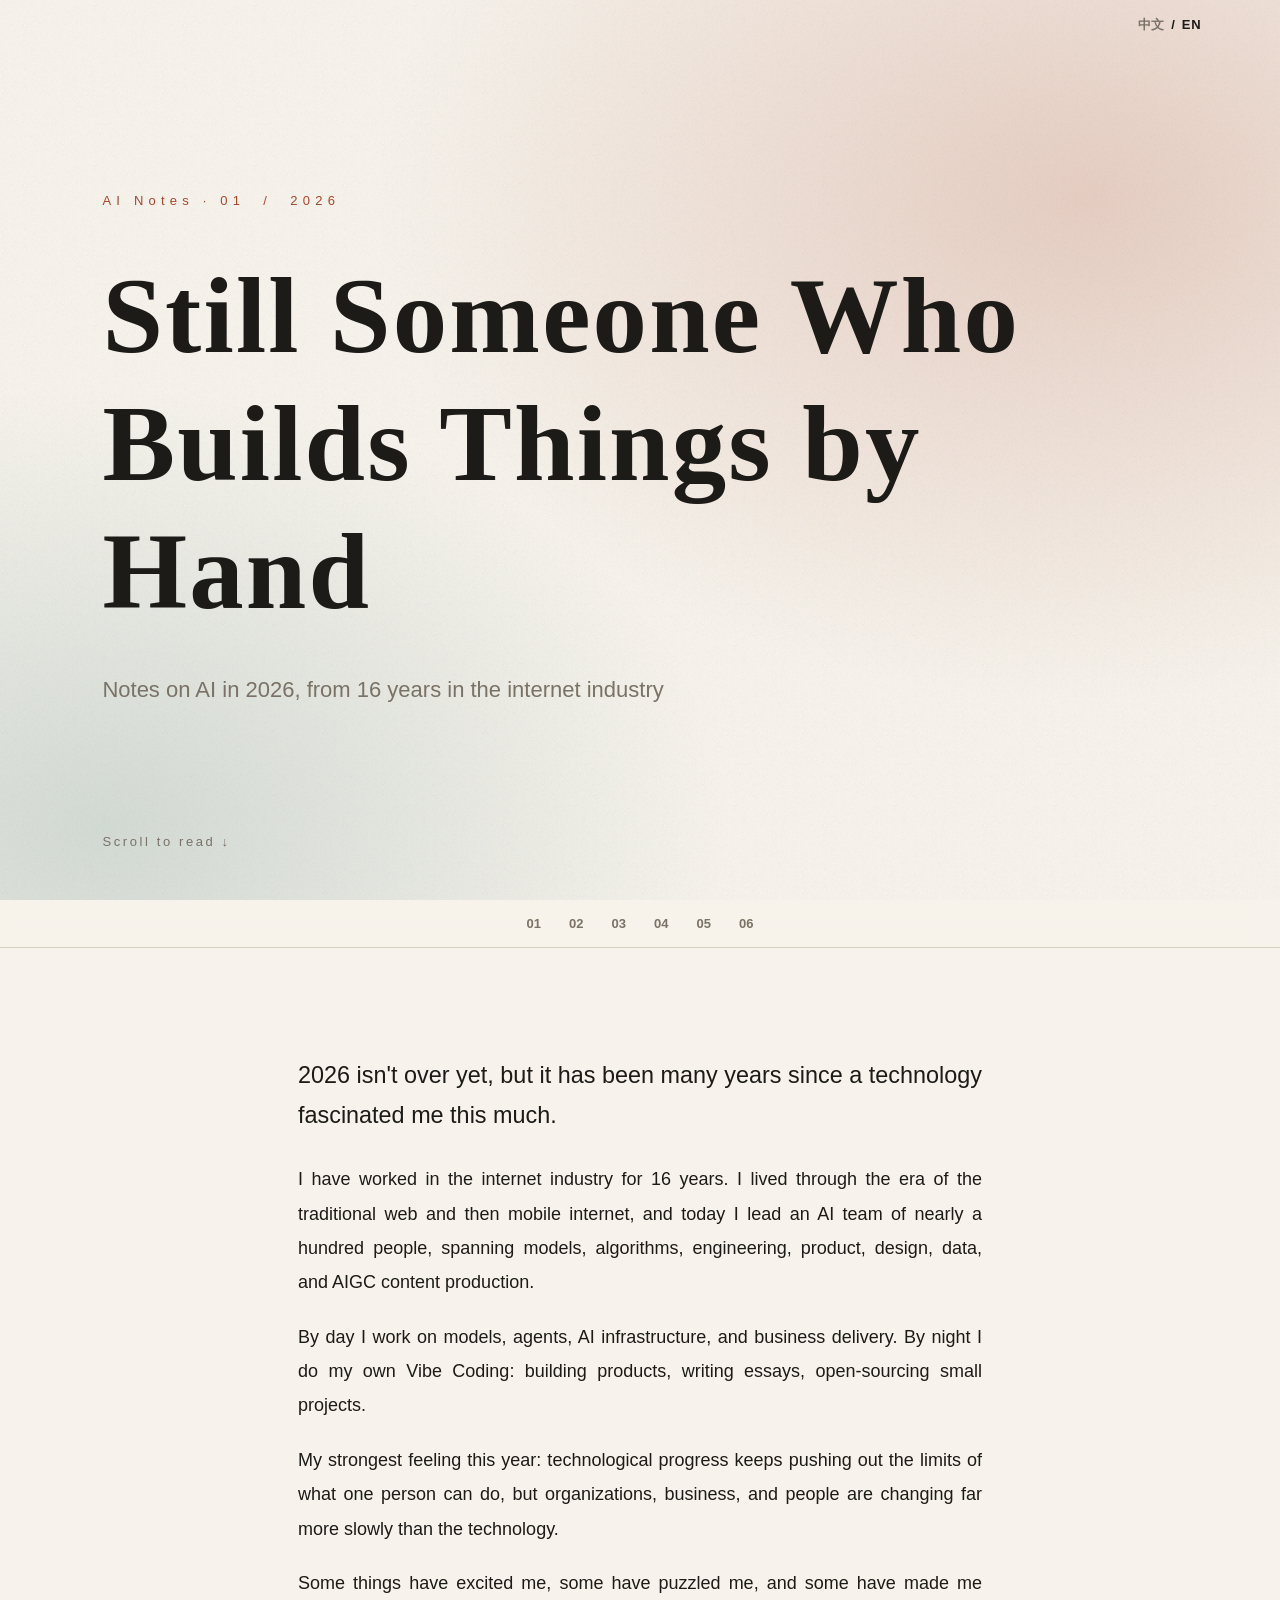
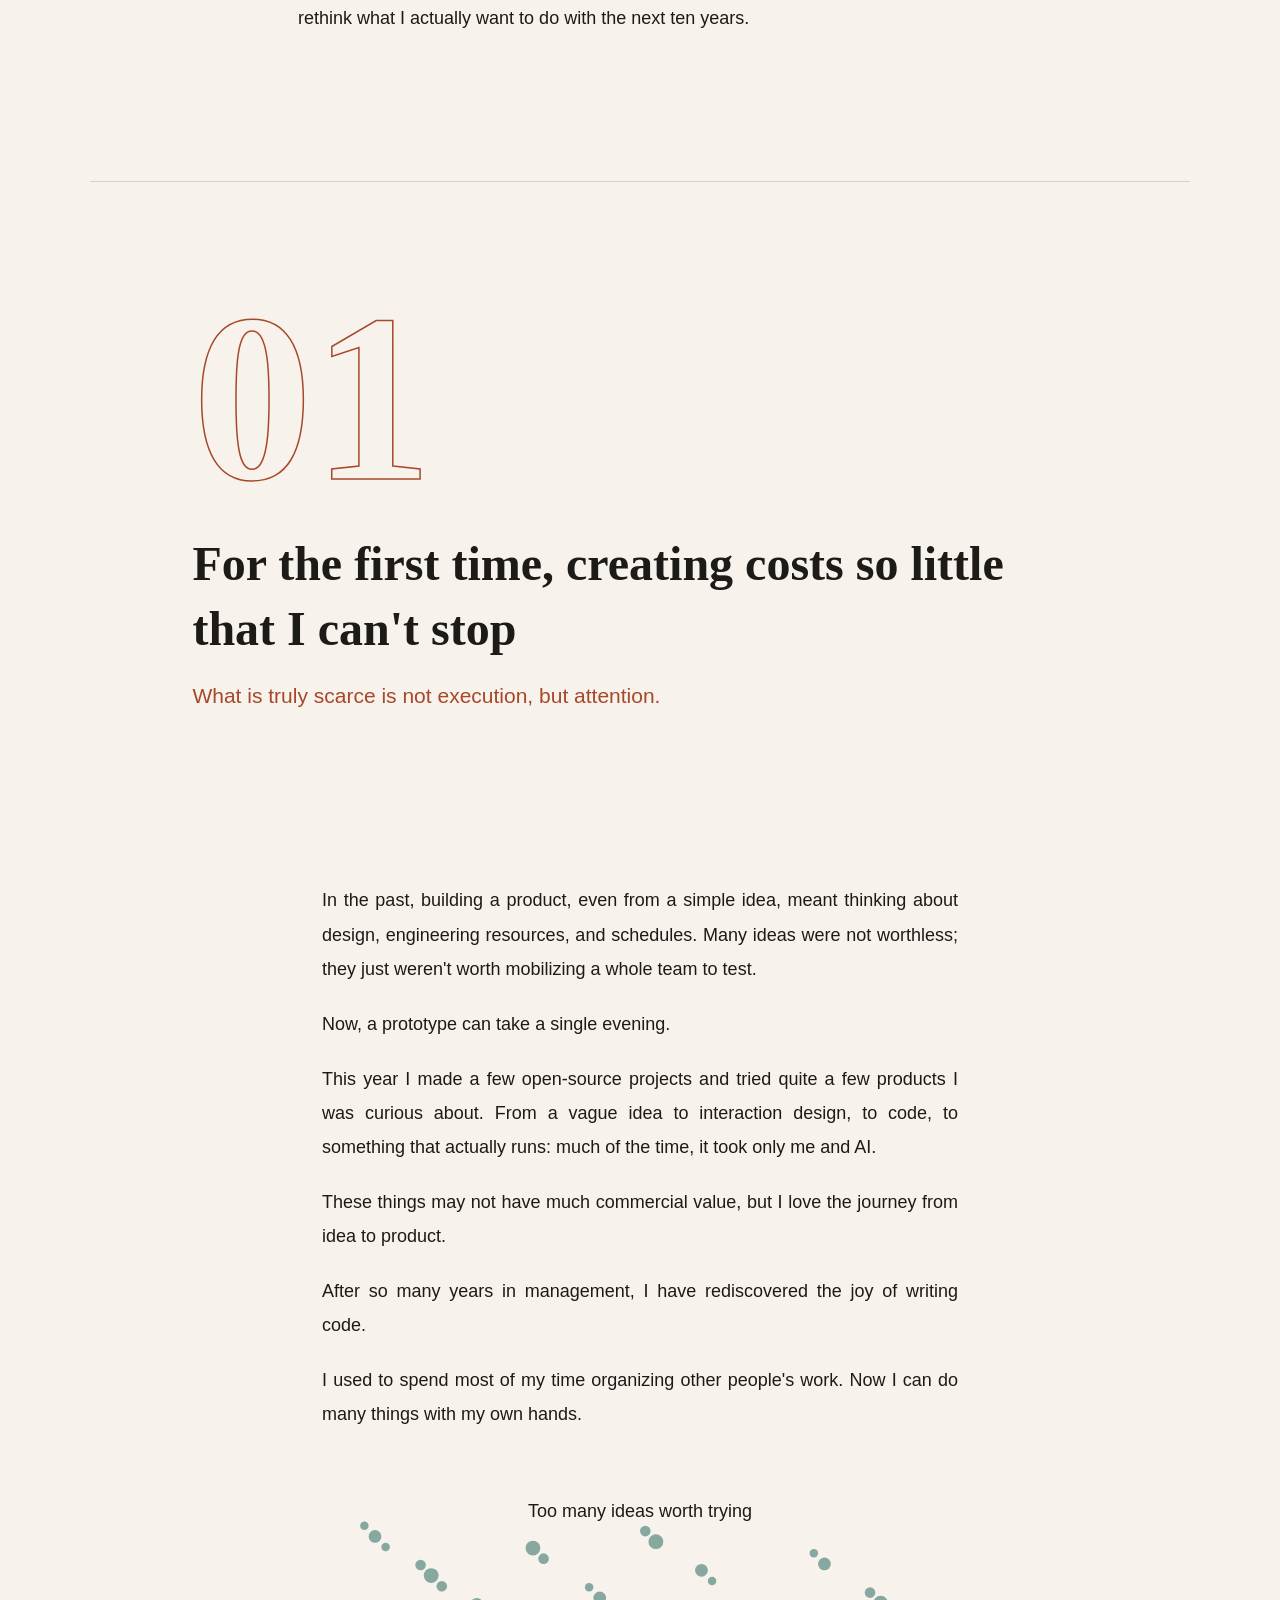
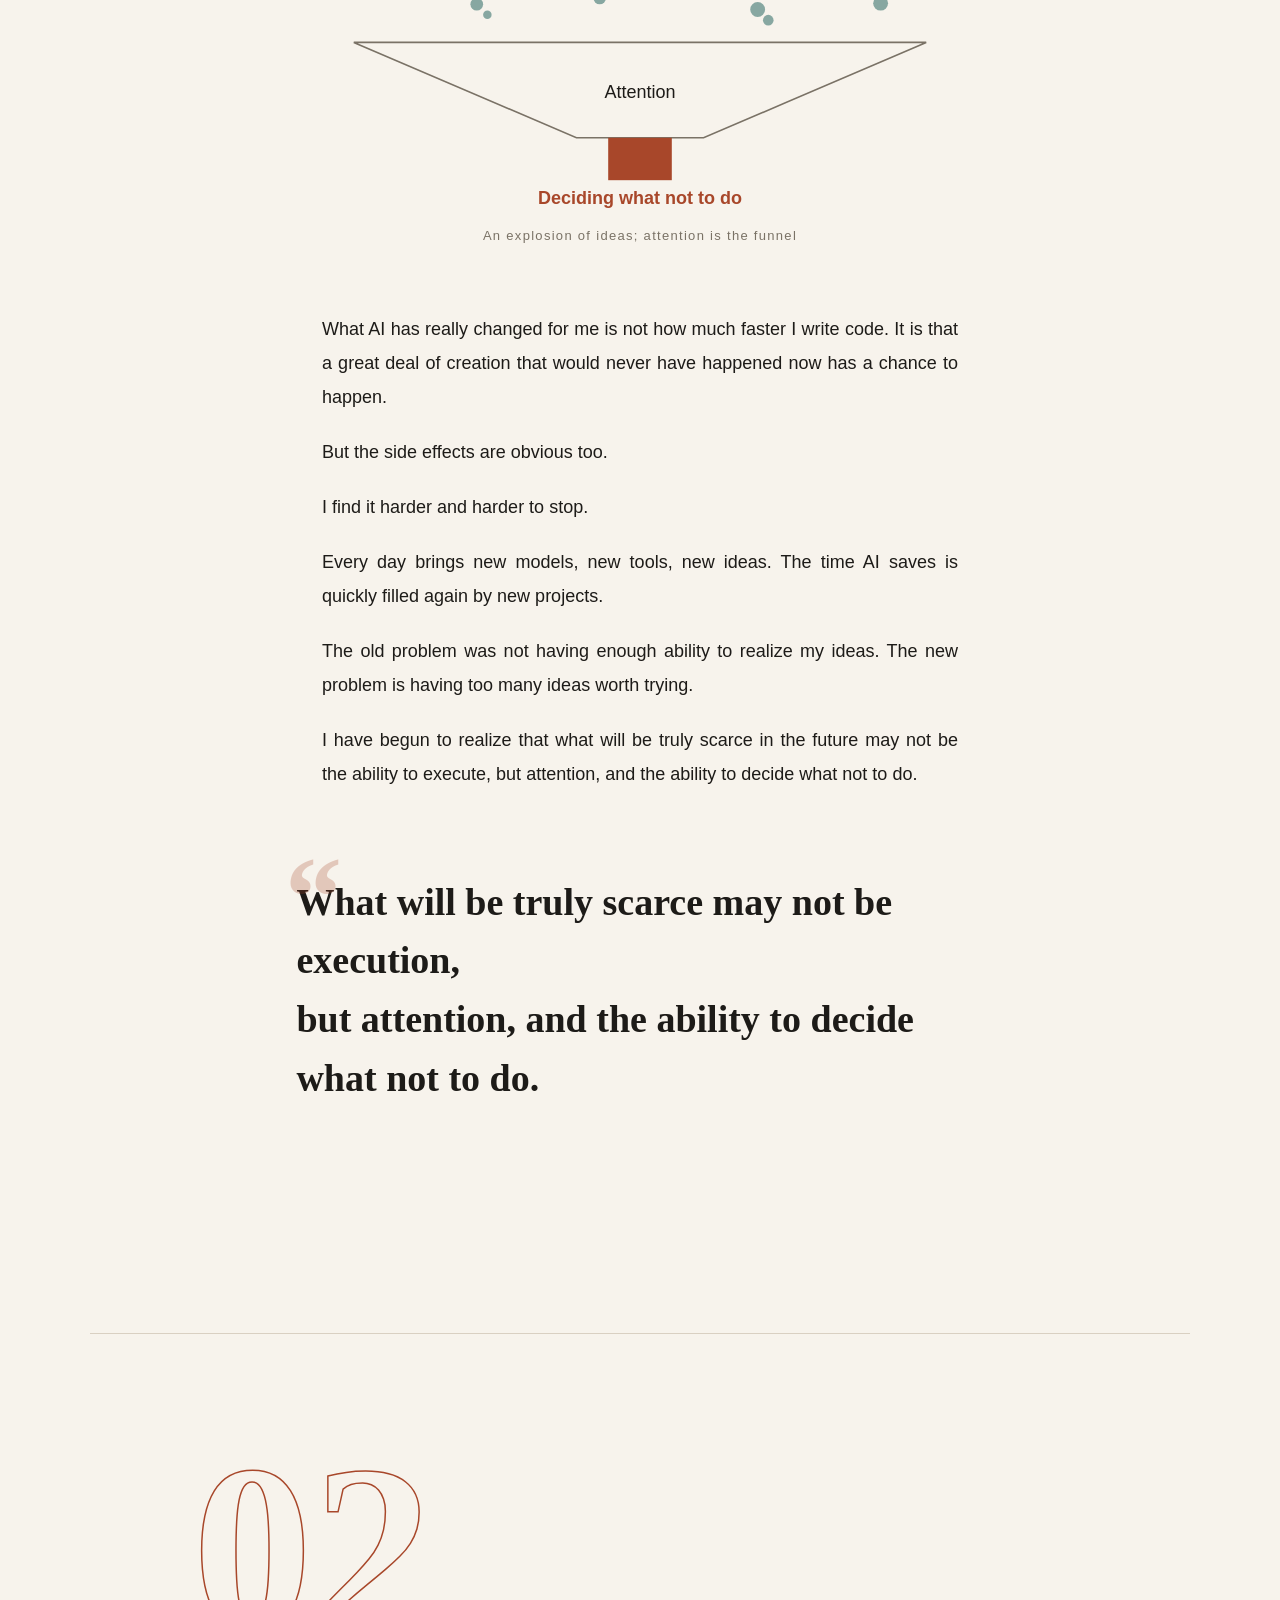
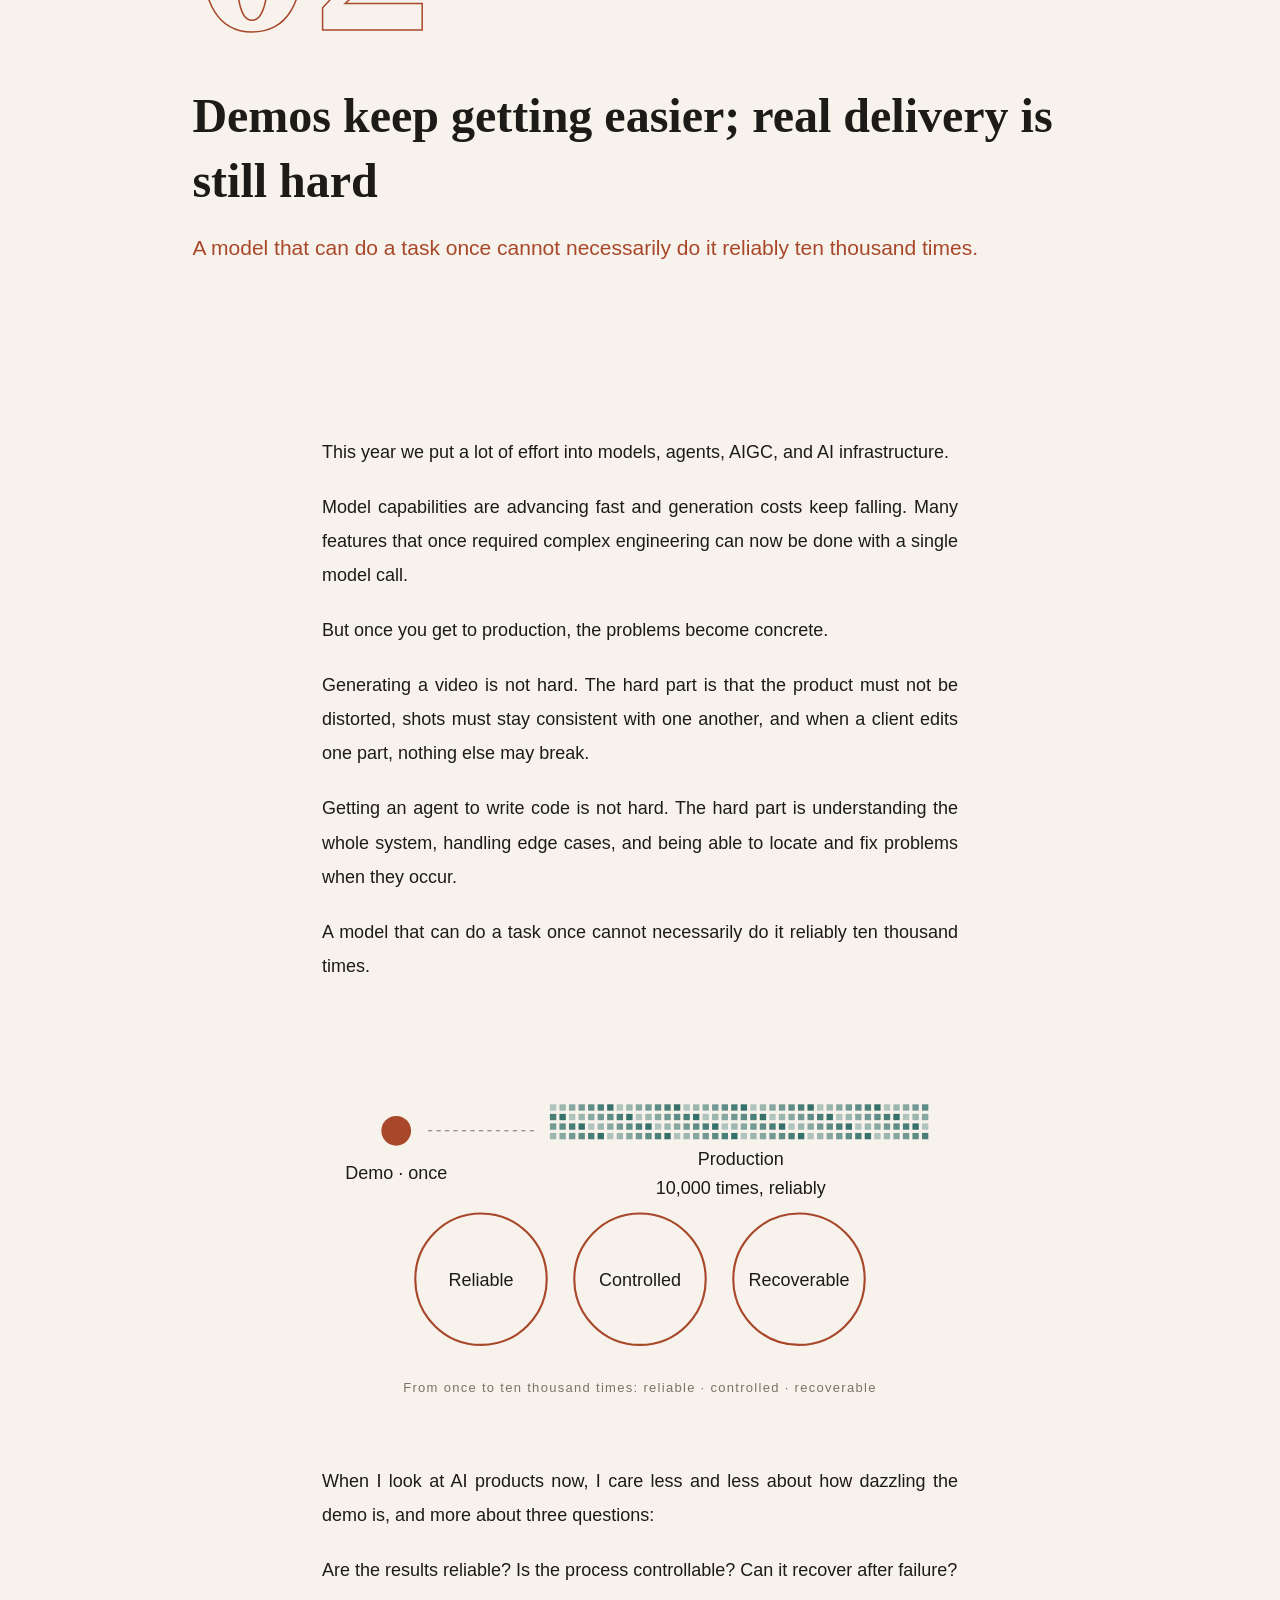
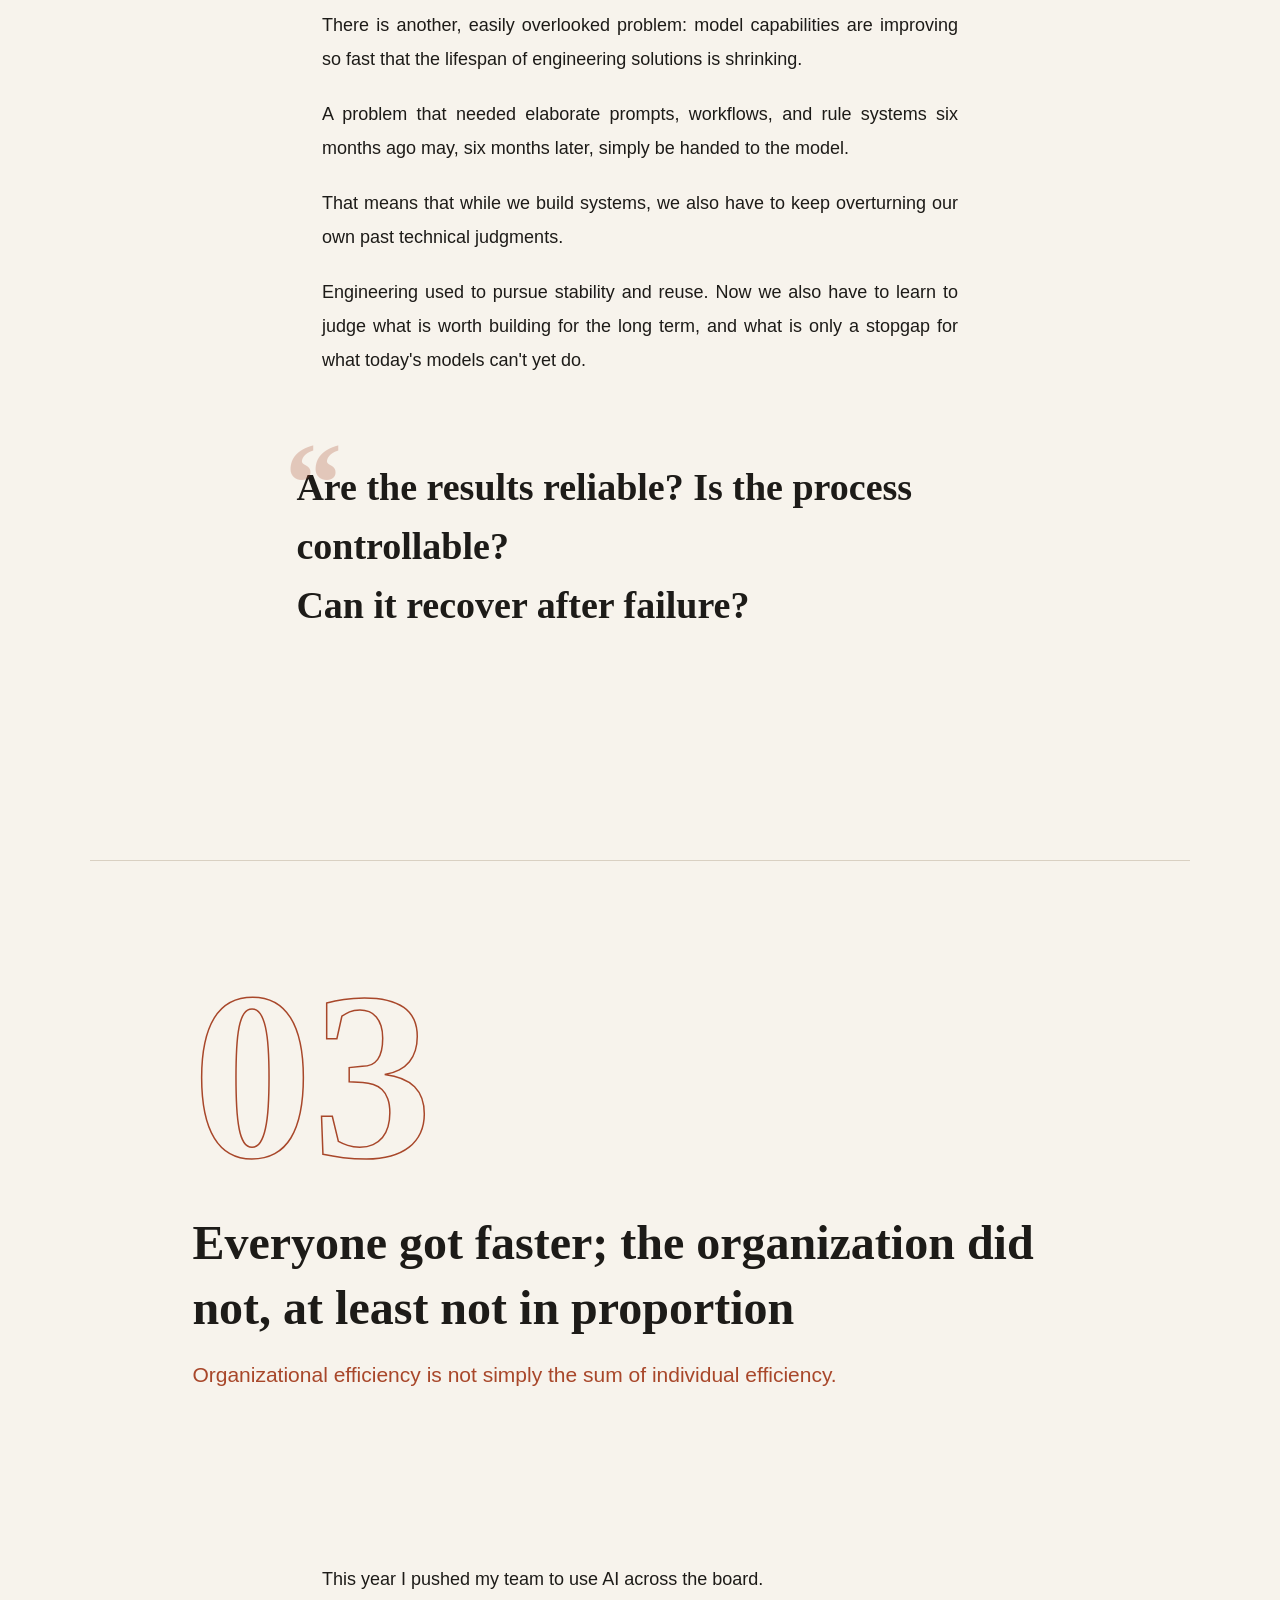
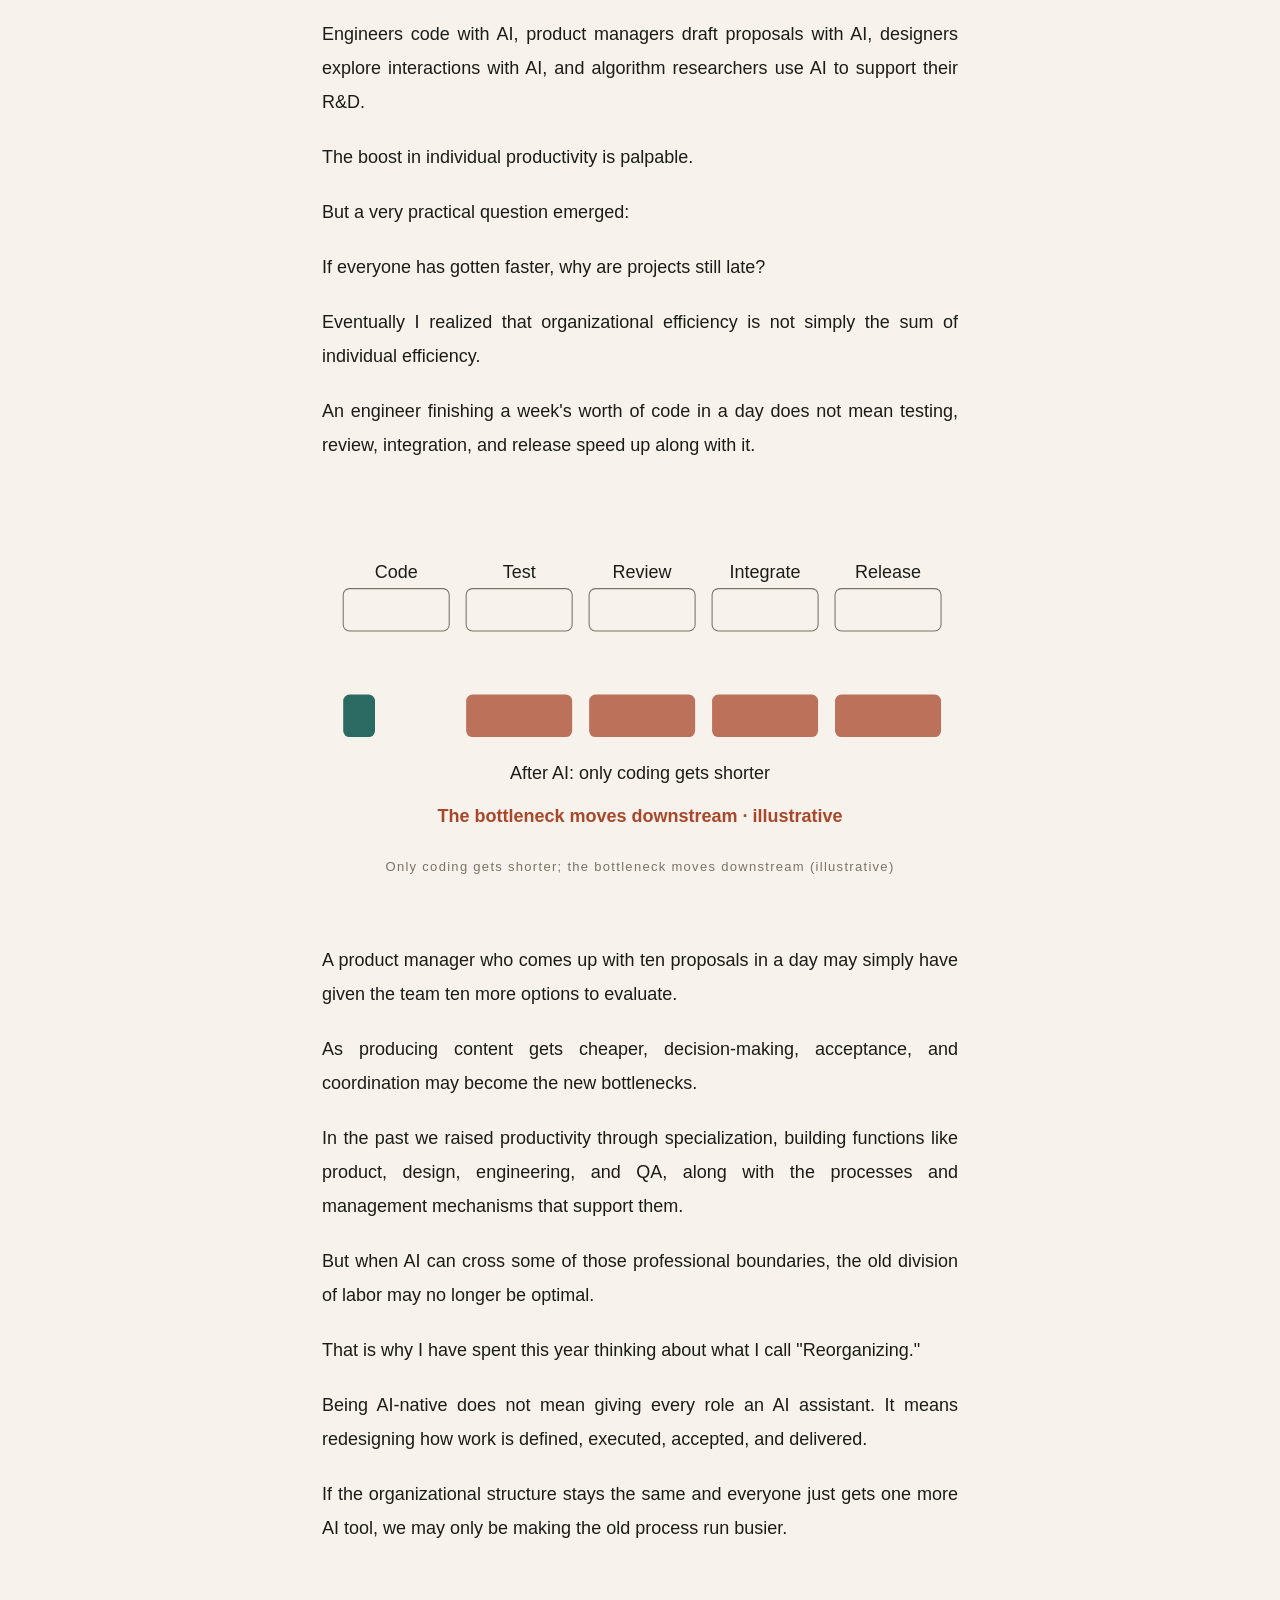
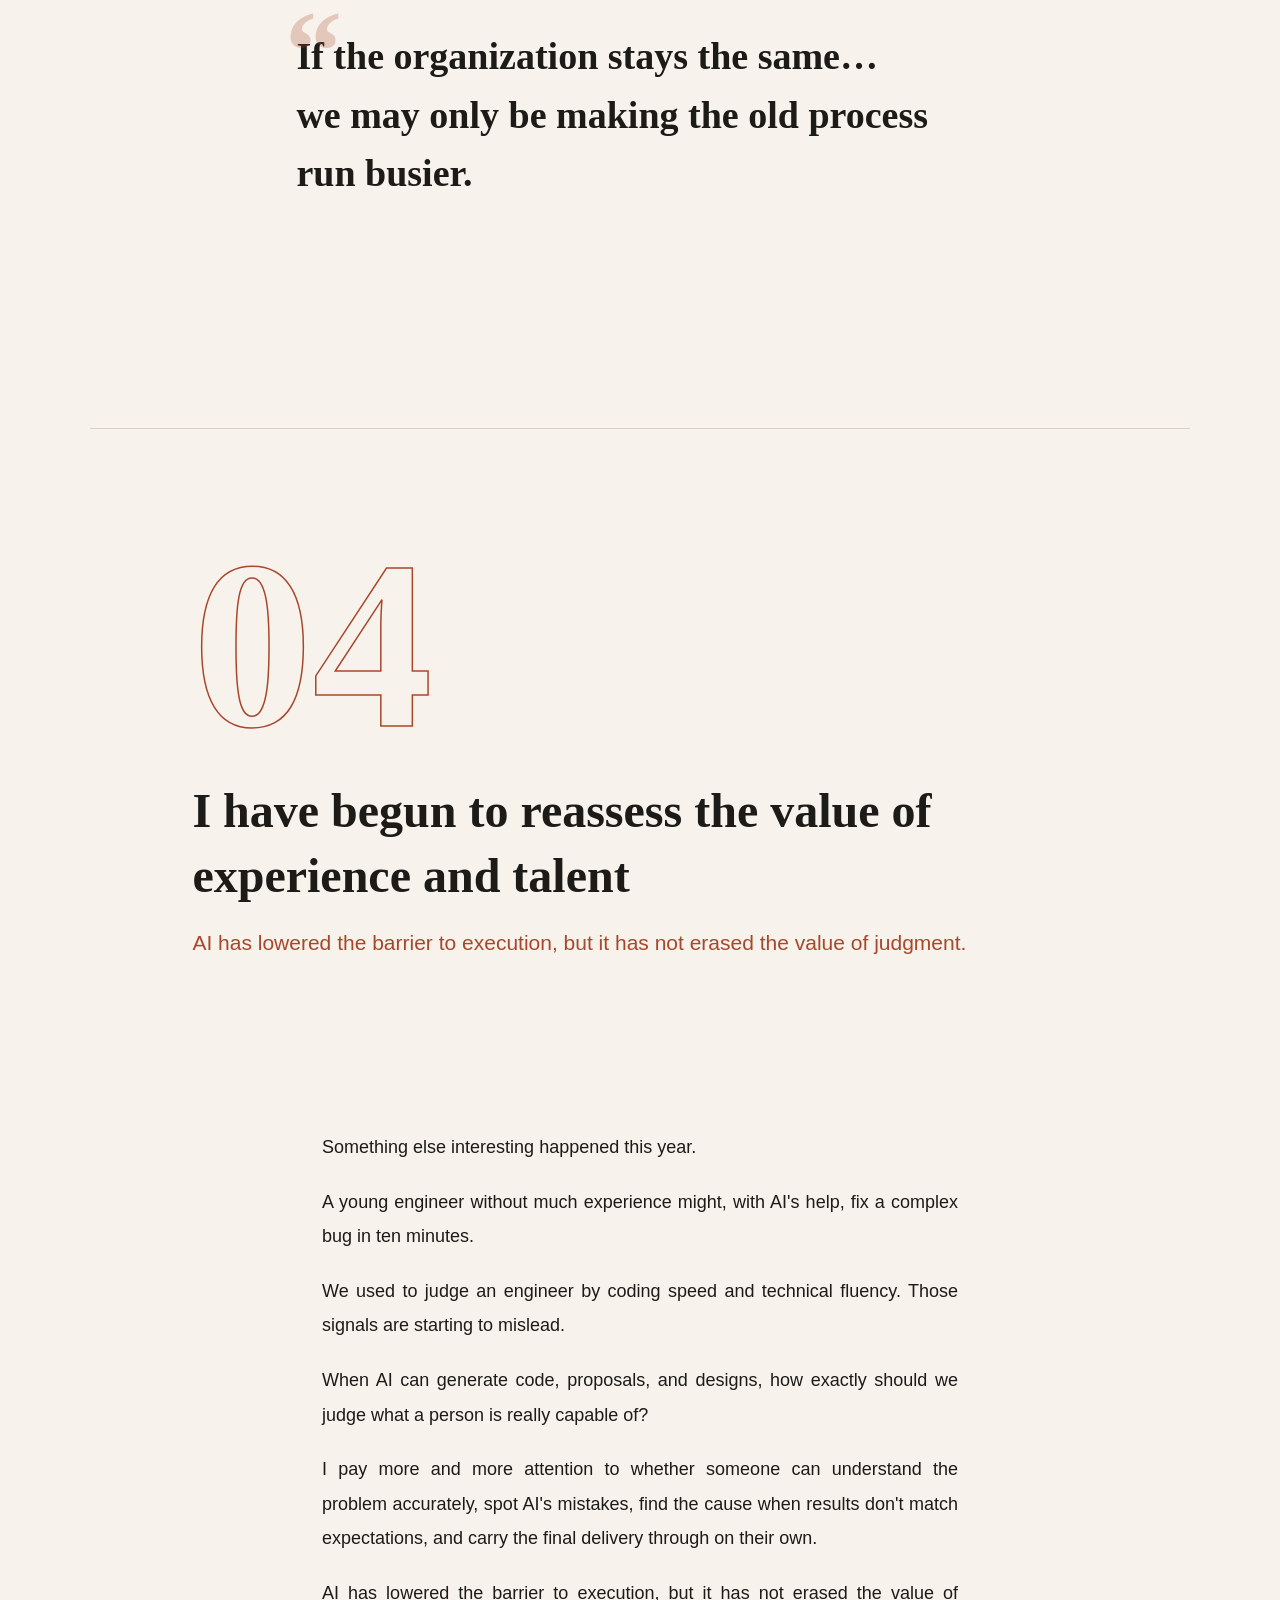
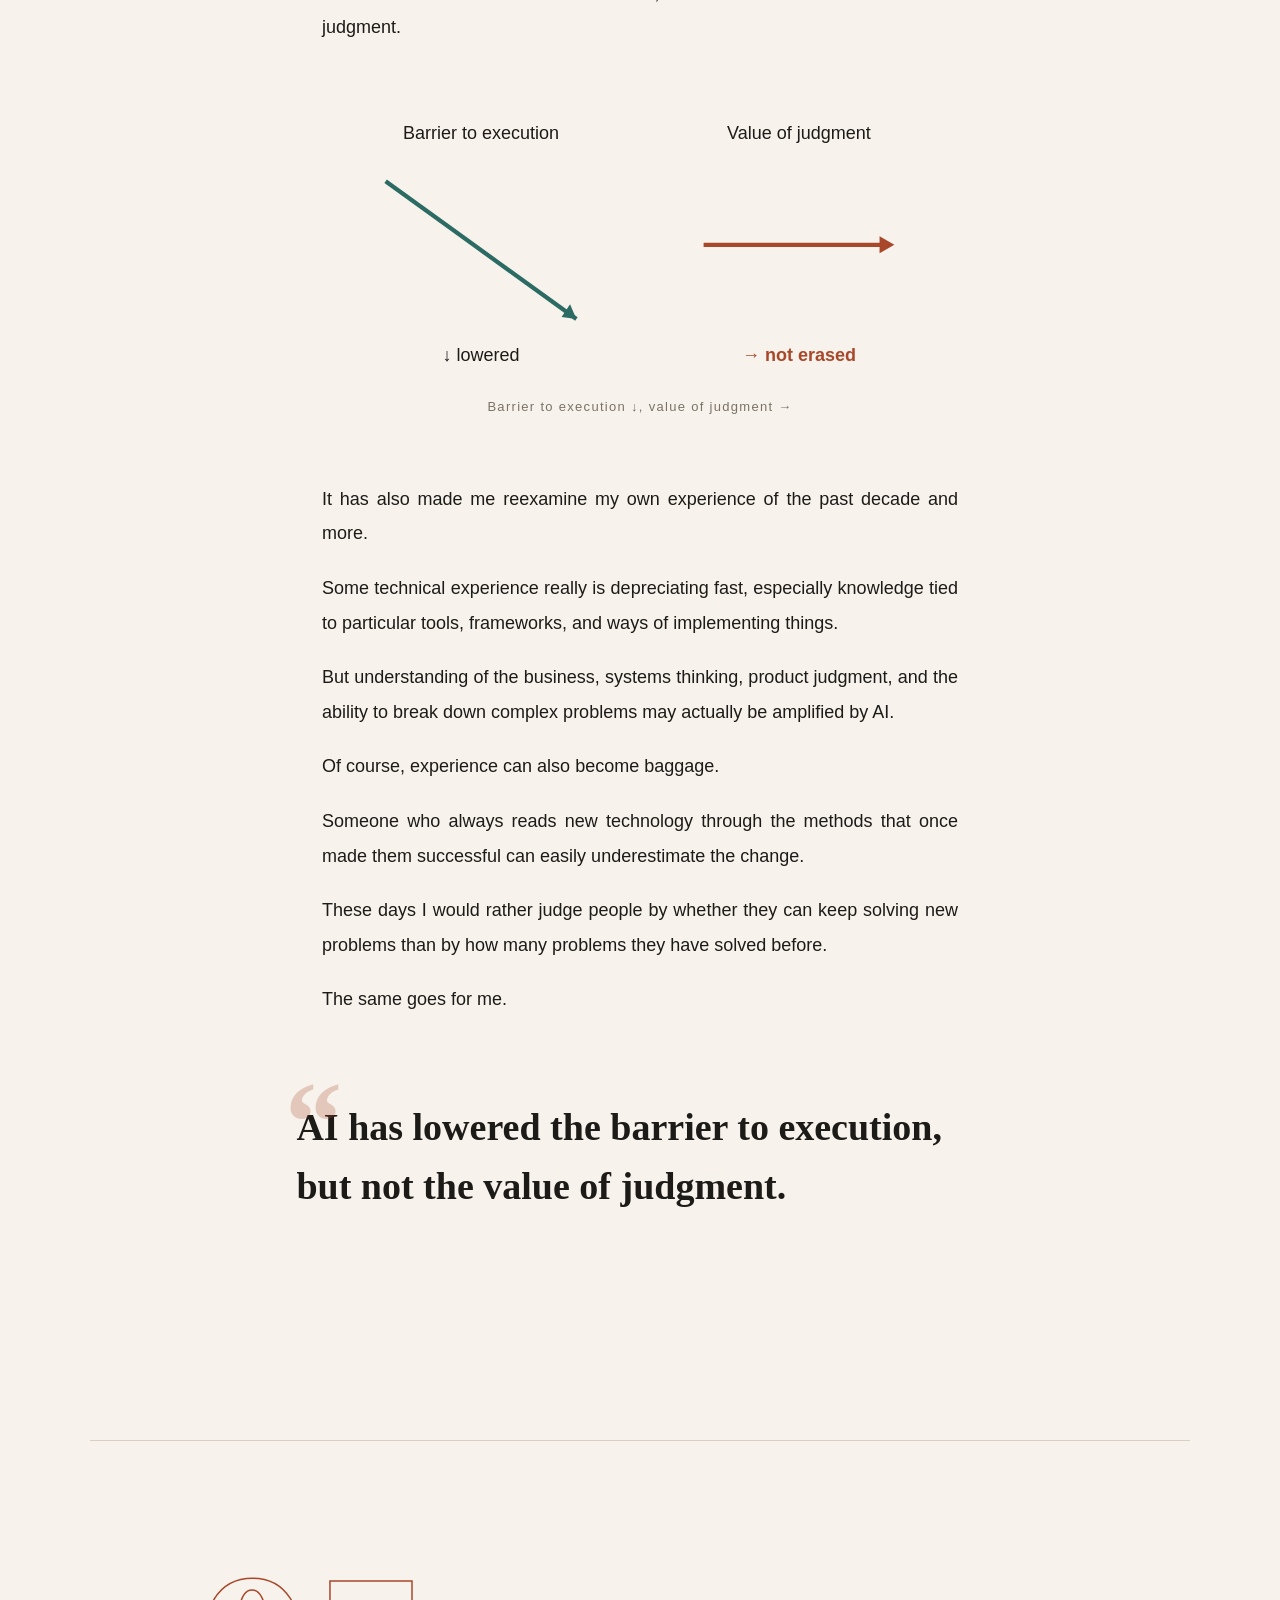
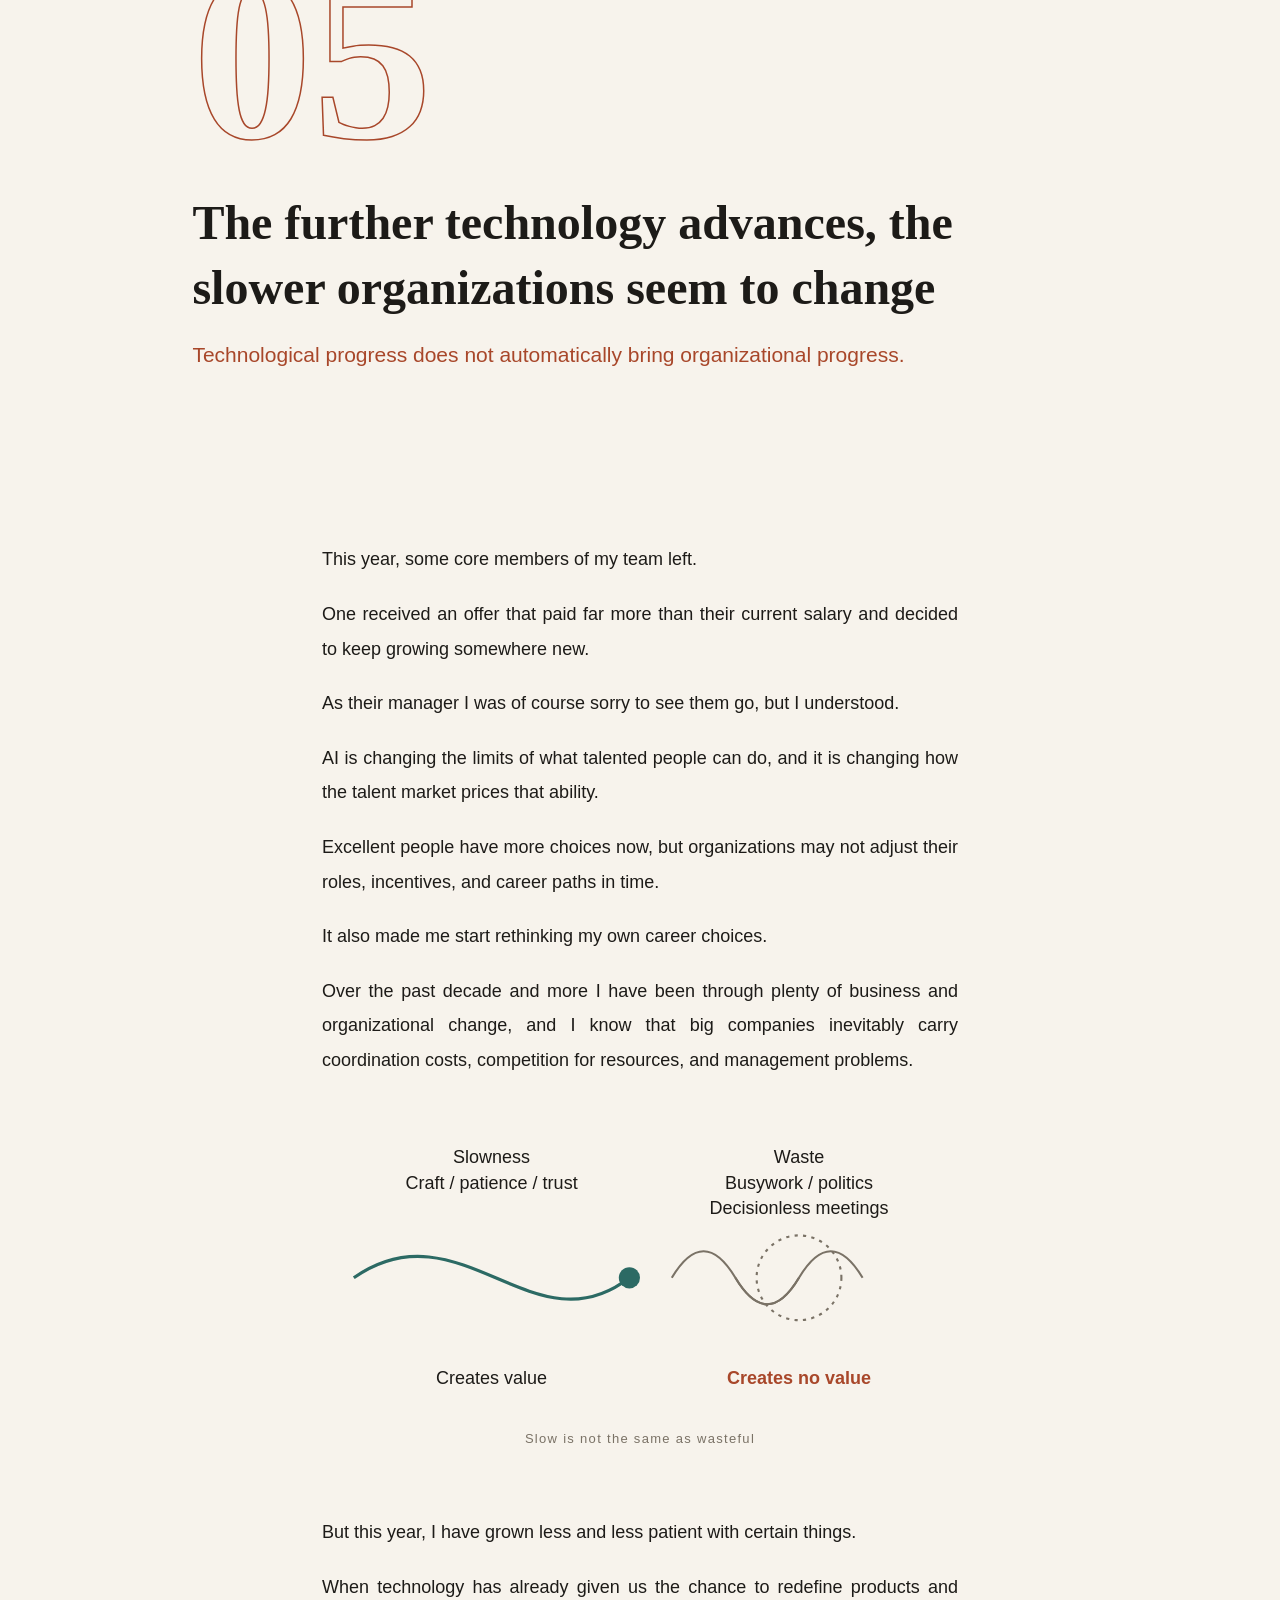
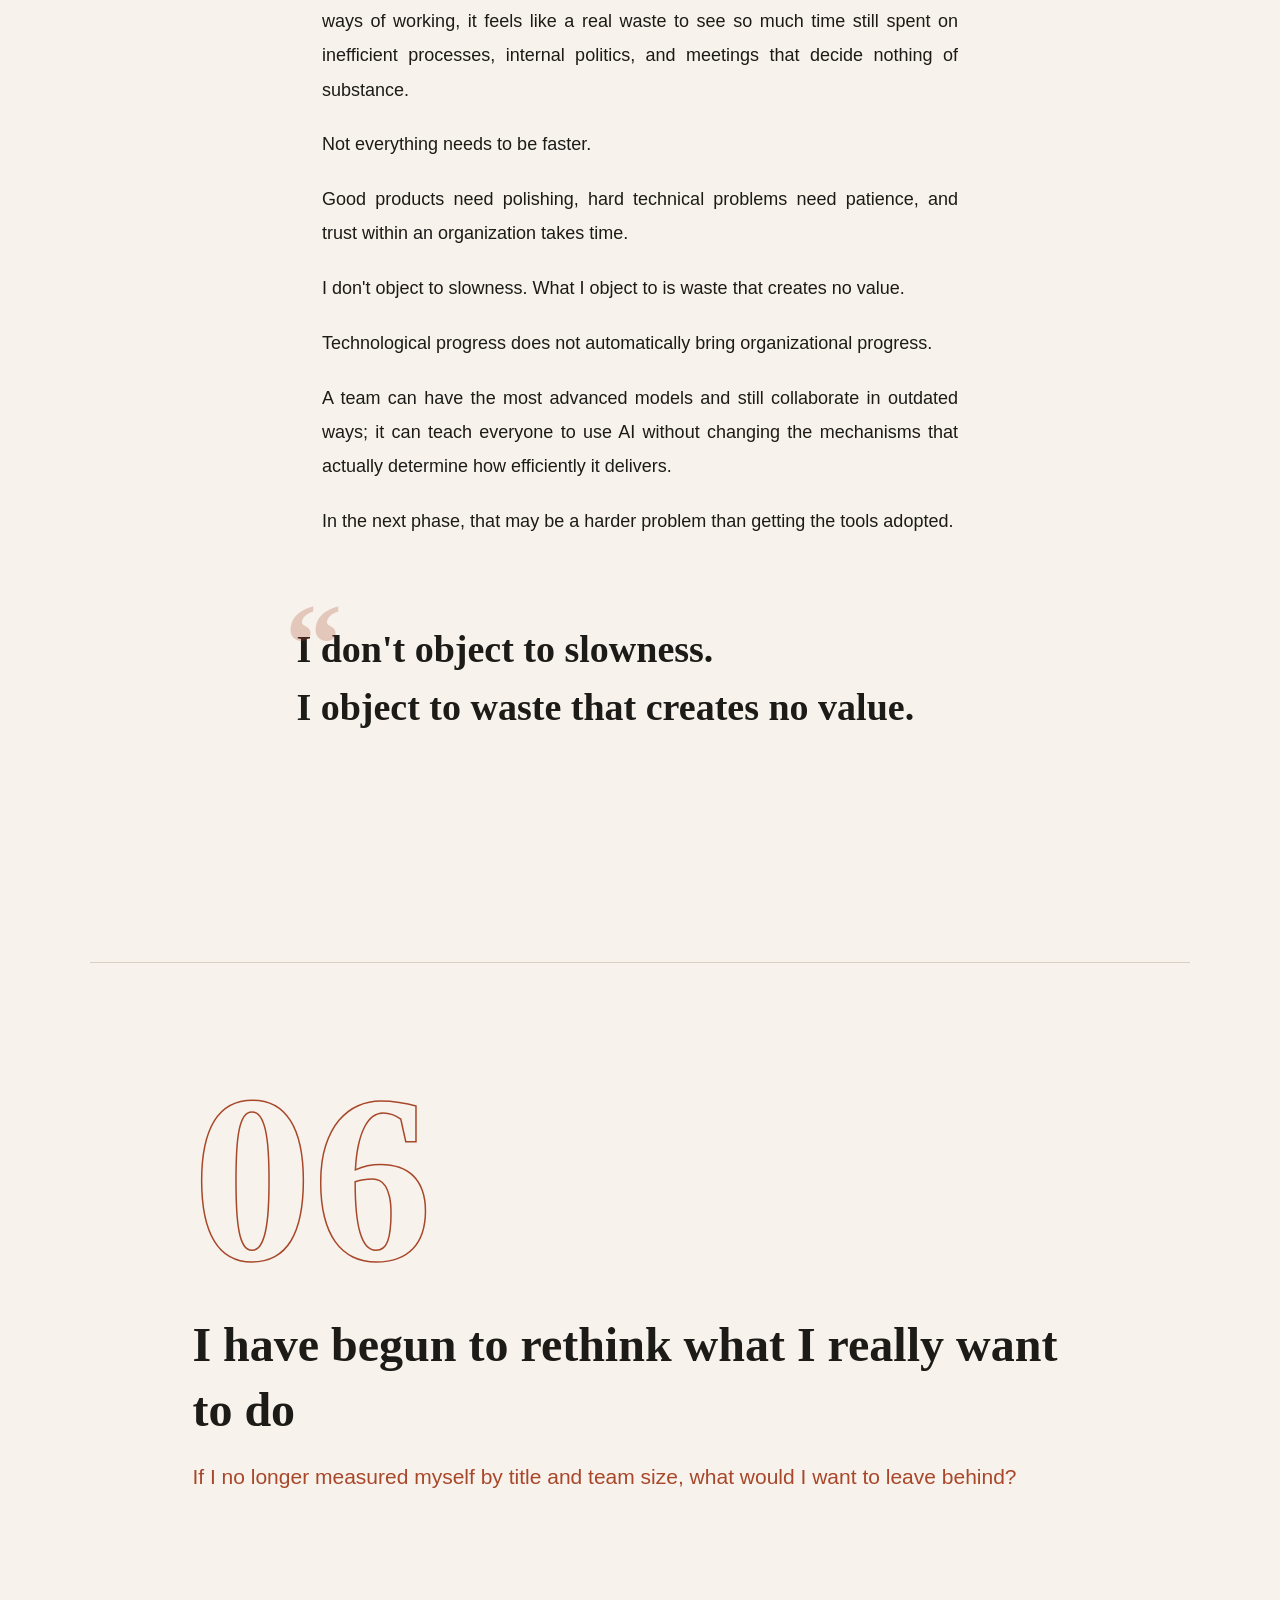
<file: posts/01-still-building-by-hand/en/index.html>
<!DOCTYPE html><html lang="en"><head><meta charset="utf-8"><meta name="viewport" content="width=device-width,initial-scale=1"><title>Still Someone Who Builds Things by Hand | AI Notes</title><meta name="description" content="Notes on AI in 2026 from 16 years in the internet industry: creation, delivery, organizational speed, experience and talent, and still wanting to build things by hand."><link rel="canonical" href="https://leenlbma.github.io/ai-notes/posts/01-still-building-by-hand/en/">
<meta property="og:type" content="article"><meta property="og:title" content="Still Someone Who Builds Things by Hand | AI Notes"><meta property="og:description" content="Notes on AI in 2026 from 16 years in the internet industry: creation, delivery, organizational speed, experience and talent, and still wanting to build things by hand."><meta property="og:url" content="https://leenlbma.github.io/ai-notes/posts/01-still-building-by-hand/en/"><meta property="og:locale" content="en_US">
<meta name="twitter:card" content="summary"><meta name="twitter:title" content="Still Someone Who Builds Things by Hand | AI Notes"><meta name="twitter:description" content="Notes on AI in 2026 from 16 years in the internet industry: creation, delivery, organizational speed, experience and talent, and still wanting to build things by hand.">
<meta name="author" content="Leen Ma"><link rel="license" href="https://creativecommons.org/licenses/by/4.0/">
<style>body{font-family:Georgia,"Iowan Old Style","Palatino Linotype",serif;line-height:1.75}p{text-align:left;hyphens:auto}.hero h1{letter-spacing:0;line-height:1.1}.pq{font-family:Georgia,serif}
:root{--bg:#f7f3ec;--fg:#1d1b18;--mute:#7a7266;--line:#d9d0c2;--acc:#a8472a;--acc2:#2c6a64;--paper:#fffdf8}
@media(prefers-color-scheme:dark){:root{--bg:#121110;--fg:#ebe5da;--mute:#b3aa9c;--line:#3a352f;--acc:#e0875c;--acc2:#72b8ae;--paper:#1a1816}}
*{box-sizing:border-box}html{scroll-behavior:smooth}body{margin:0;background:var(--bg);color:var(--fg);font:18px/1.9 "PingFang SC","Hiragino Sans GB","Noto Sans SC","Noto Sans CJK SC","Microsoft YaHei",sans-serif;-webkit-font-smoothing:antialiased}
.serif{font-family:"Noto Serif SC","Noto Serif CJK SC","Source Han Serif SC","Songti SC","STSong",serif}
#bar{position:fixed;top:0;left:0;height:3px;width:0;background:var(--acc);z-index:20}
.hero{position:relative;min-height:100svh;display:flex;flex-direction:column;justify-content:center;padding:10vh 8vw;overflow:hidden}
.hero:before{content:"";position:absolute;inset:-20%;background:radial-gradient(40% 40% at 75% 30%,color-mix(in srgb,var(--acc) 22%,transparent),transparent),radial-gradient(35% 35% at 20% 80%,color-mix(in srgb,var(--acc2) 18%,transparent),transparent);animation:drift 18s ease-in-out infinite alternate;z-index:-1}
.hero:after{content:"";position:absolute;inset:0;opacity:.09;z-index:-1;background-image:url("data:image/svg+xml,%3Csvg xmlns='http://www.w3.org/2000/svg' width='160' height='160'%3E%3Cfilter id='n'%3E%3CfeTurbulence baseFrequency='.9' numOctaves='3'/%3E%3C/filter%3E%3Crect width='160' height='160' filter='url(%23n)'/%3E%3C/svg%3E")}
@keyframes drift{to{transform:translate(4%,-3%) scale(1.08)}}
.eyebrow{font-size:13px;letter-spacing:.4em;color:var(--acc)}
.hero h1{font-size:clamp(40px,8.5vw,112px);line-height:1.18;font-weight:700;margin:.35em 0 .3em;letter-spacing:.02em}
.hero .sub{font-size:clamp(17px,2.2vw,22px);color:var(--mute)}
.scroll{position:absolute;bottom:5vh;left:8vw;font-size:13px;color:var(--mute);letter-spacing:.2em}
nav{position:sticky;top:0;z-index:10;display:flex;gap:4px;justify-content:center;padding:10px;background:color-mix(in srgb,var(--bg) 85%,transparent);backdrop-filter:blur(12px);border-bottom:1px solid var(--line)}
nav a{font:600 13px/1 sans-serif;color:var(--mute);text-decoration:none;padding:7px 12px;border-radius:99px}nav a.on{background:var(--fg);color:var(--bg)}
.col{max-width:38em;margin:0 auto;padding:0 24px}
p{margin:0 0 1.15em;text-align:justify}
.pre{padding:12vh 0 4vh}.pre p:first-child{font-size:1.3em;line-height:1.7}
.ch{padding:10vh 0 6vh}
.open{min-height:70svh;display:flex;flex-direction:column;justify-content:center;max-width:1100px;margin:0 auto 8vh;padding:0 8vw;border-top:1px solid var(--line)}
.num{font-size:clamp(96px,20vw,240px);line-height:1;color:transparent;-webkit-text-stroke:1.5px var(--acc);font-weight:700}
.open h2{font-size:clamp(26px,4.4vw,48px);line-height:1.35;margin:.3em 0}
.thesis{font-size:clamp(17px,2vw,21px);color:var(--acc);text-align:left;margin:0}
.pq{margin:9vh -2vw;padding:0;font-size:clamp(24px,3.6vw,38px);line-height:1.55;font-weight:600;border:0;position:relative}
.pq:before{content:"\201C";position:absolute;left:-.1em;top:-.55em;font-size:3em;color:var(--acc);opacity:.25}
.fig{margin:7vh 0;padding:0}.fig svg{width:100%;height:auto;display:block}
.fig figcaption{font-size:13px;color:var(--mute);text-align:center;margin-top:12px;letter-spacing:.1em}
.fig svg{color:var(--fg);overflow:visible}.t,.t text{font-family:-apple-system,Helvetica,Arial,sans-serif;fill:var(--fg)}.t.a{fill:var(--acc);font-weight:700}.t.s{fill:var(--mute)}@media(min-width:601px){.t,.t text{font-size:17px}.t.s{font-size:15px}}
.coda{padding:12vh 0 0}
.final{min-height:100svh;display:flex;flex-direction:column;justify-content:center;align-items:center;text-align:center;padding:10vh 8vw;background:var(--fg);color:var(--bg)}
.final p{font-size:clamp(30px,6vw,72px);line-height:1.4;font-weight:700;text-align:center;margin:0}
.final small{margin-top:5vh;letter-spacing:.4em;font-size:13px;opacity:.6}
.rv{opacity:0;transform:translateY(24px);transition:opacity .9s ease,transform .9s ease}.rv.in{opacity:1;transform:none}
@media(prefers-reduced-motion:reduce){.rv{opacity:1;transform:none;transition:none}.hero:before{animation:none}html{scroll-behavior:auto}}
@media(max-width:600px){body{font-size:17px}.pq{margin:7vh 0}.open{min-height:60svh}p{text-align:left}}
</style><link rel="alternate" hreflang="zh-CN" href="https://leenlbma.github.io/ai-notes/posts/01-still-building-by-hand/"><link rel="alternate" hreflang="en" href="https://leenlbma.github.io/ai-notes/posts/01-still-building-by-hand/en/"><link rel="alternate" hreflang="x-default" href="https://leenlbma.github.io/ai-notes/posts/01-still-building-by-hand/"><style>.lang{position:absolute;top:18px;right:6vw;z-index:30;font:600 13px/1 -apple-system,sans-serif;letter-spacing:.05em}.lang a,.lang b{color:var(--mute);text-decoration:none;padding:4px 2px}.lang b{color:var(--fg)}</style><script defer src="https://cloud.umami.is/script.js" data-website-id="8ba58f50-24d2-4d61-a09c-1aa3558a4ade"></script>
</head><body><div id="bar"></div>
<header class="hero"><div class="lang"><a href="../" hreflang="zh-CN">中文</a> / <b>EN</b></div><div class="eyebrow">AI Notes · 01　/　2026</div><h1 class="serif">Still Someone Who<br>Builds Things by Hand</h1><div class="sub">Notes on AI in 2026, from 16 years in the internet industry</div><div class="scroll">Scroll to read ↓</div></header>
<nav><a href="#c01">01</a><a href="#c02">02</a><a href="#c03">03</a><a href="#c04">04</a><a href="#c05">05</a><a href="#c06">06</a></nav>
<div class="col pre"><p class="rv">2026 isn't over yet, but it has been many years since a technology fascinated me this much.</p>
<p class="rv">I have worked in the internet industry for 16 years. I lived through the era of the traditional web and then mobile internet, and today I lead an AI team of nearly a hundred people, spanning models, algorithms, engineering, product, design, data, and AIGC content production.</p>
<p class="rv">By day I work on models, agents, AI infrastructure, and business delivery. By night I do my own Vibe Coding: building products, writing essays, open-sourcing small projects.</p>
<p class="rv">My strongest feeling this year: technological progress keeps pushing out the limits of what one person can do, but organizations, business, and people are changing far more slowly than the technology.</p>
<p class="rv">Some things have excited me, some have puzzled me, and some have made me rethink what I actually want to do with the next ten years.</p></div>
<section id="c01" class="ch"><div class="open rv"><div class="num serif">01</div><h2 class="serif">For the first time, creating costs so little that I can't stop</h2><p class="thesis">What is truly scarce is not execution, but attention.</p></div>
<div class="col"><p class="rv">In the past, building a product, even from a simple idea, meant thinking about design, engineering resources, and schedules. Many ideas were not worthless; they just weren't worth mobilizing a whole team to test.</p>
<p class="rv">Now, a prototype can take a single evening.</p>
<p class="rv">This year I made a few open-source projects and tried quite a few products I was curious about. From a vague idea to interaction design, to code, to something that actually runs: much of the time, it took only me and AI.</p>
<p class="rv">These things may not have much commercial value, but I love the journey from idea to product.</p>
<p class="rv">After so many years in management, I have rediscovered the joy of writing code.</p>
<p class="rv">I used to spend most of my time organizing other people's work. Now I can do many things with my own hands.</p><figure class="fig rv"><svg viewBox="0 0 600 300"><g fill="var(--acc2)" opacity=".55"><circle cx="40" cy="30" r="4"/><circle cx="93" cy="67" r="5"/><circle cx="146" cy="104" r="6"/><circle cx="199" cy="51" r="7"/><circle cx="252" cy="88" r="4"/><circle cx="305" cy="35" r="5"/><circle cx="358" cy="72" r="6"/><circle cx="411" cy="109" r="7"/><circle cx="464" cy="56" r="4"/><circle cx="517" cy="93" r="5"/><circle cx="50" cy="40" r="6"/><circle cx="103" cy="77" r="7"/><circle cx="156" cy="114" r="4"/><circle cx="209" cy="61" r="5"/><circle cx="262" cy="98" r="6"/><circle cx="315" cy="45" r="7"/><circle cx="368" cy="82" r="4"/><circle cx="421" cy="119" r="5"/><circle cx="474" cy="66" r="6"/><circle cx="527" cy="103" r="7"/><circle cx="60" cy="50" r="4"/><circle cx="113" cy="87" r="5"/></g>
<path d="M30 140 L570 140 L360 230 L240 230 Z" fill="none" stroke="var(--mute)" stroke-width="1.5"/><rect x="270" y="230" width="60" height="40" fill="var(--acc)"/>
<text x="300" y="22" text-anchor="middle" class="t" fill="currentColor" font-size="24" font-family="-apple-system,Helvetica,Arial,sans-serif">Too many ideas worth trying</text><text x="300" y="192" text-anchor="middle" class="t" fill="currentColor" font-size="24" font-family="-apple-system,Helvetica,Arial,sans-serif">Attention</text><text x="300" y="292" text-anchor="middle" class="t a" fill="currentColor" font-size="24" font-family="-apple-system,Helvetica,Arial,sans-serif">Deciding what not to do</text></svg><figcaption>An explosion of ideas; attention is the funnel</figcaption></figure><p class="rv">What AI has really changed for me is not how much faster I write code. It is that a great deal of creation that would never have happened now has a chance to happen.</p>
<p class="rv">But the side effects are obvious too.</p>
<p class="rv">I find it harder and harder to stop.</p>
<p class="rv">Every day brings new models, new tools, new ideas. The time AI saves is quickly filled again by new projects.</p>
<p class="rv">The old problem was not having enough ability to realize my ideas. The new problem is having too many ideas worth trying.</p>
<p class="rv">I have begun to realize that what will be truly scarce in the future may not be the ability to execute, but attention, and the ability to decide what not to do.</p><blockquote class="pq rv serif">What will be truly scarce may not be execution,<br>but attention, and the ability to decide what not to do.</blockquote></div></section><section id="c02" class="ch"><div class="open rv"><div class="num serif">02</div><h2 class="serif">Demos keep getting easier; real delivery is still hard</h2><p class="thesis">A model that can do a task once cannot necessarily do it reliably ten thousand times.</p></div>
<div class="col"><p class="rv">This year we put a lot of effort into models, agents, AIGC, and AI infrastructure.</p>
<p class="rv">Model capabilities are advancing fast and generation costs keep falling. Many features that once required complex engineering can now be done with a single model call.</p>
<p class="rv">But once you get to production, the problems become concrete.</p>
<p class="rv">Generating a video is not hard. The hard part is that the product must not be distorted, shots must stay consistent with one another, and when a client edits one part, nothing else may break.</p>
<p class="rv">Getting an agent to write code is not hard. The hard part is understanding the whole system, handling edge cases, and being able to locate and fix problems when they occur.</p>
<p class="rv">A model that can do a task once cannot necessarily do it reliably ten thousand times.</p><figure class="fig rv"><svg viewBox="0 0 600 300"><circle cx="70" cy="80" r="14" fill="var(--acc)"/><text x="70" y="125" text-anchor="middle" class="t" fill="currentColor" font-size="24" font-family="-apple-system,Helvetica,Arial,sans-serif">Demo · once</text>
<path d="M100 80 H200" stroke="var(--mute)" stroke-dasharray="4 4"/><g fill="var(--acc2)"><rect x="215" y="55" width="6" height="6" opacity="0.35"/><rect x="224" y="55" width="6" height="6" opacity="0.44999999999999996"/><rect x="233" y="55" width="6" height="6" opacity="0.55"/><rect x="242" y="55" width="6" height="6" opacity="0.6499999999999999"/><rect x="251" y="55" width="6" height="6" opacity="0.75"/><rect x="260" y="55" width="6" height="6" opacity="0.85"/><rect x="269" y="55" width="6" height="6" opacity="0.95"/><rect x="278" y="55" width="6" height="6" opacity="0.35"/><rect x="287" y="55" width="6" height="6" opacity="0.44999999999999996"/><rect x="296" y="55" width="6" height="6" opacity="0.55"/><rect x="305" y="55" width="6" height="6" opacity="0.6499999999999999"/><rect x="314" y="55" width="6" height="6" opacity="0.75"/><rect x="323" y="55" width="6" height="6" opacity="0.85"/><rect x="332" y="55" width="6" height="6" opacity="0.95"/><rect x="341" y="55" width="6" height="6" opacity="0.35"/><rect x="350" y="55" width="6" height="6" opacity="0.44999999999999996"/><rect x="359" y="55" width="6" height="6" opacity="0.55"/><rect x="368" y="55" width="6" height="6" opacity="0.6499999999999999"/><rect x="377" y="55" width="6" height="6" opacity="0.75"/><rect x="386" y="55" width="6" height="6" opacity="0.85"/><rect x="395" y="55" width="6" height="6" opacity="0.95"/><rect x="404" y="55" width="6" height="6" opacity="0.35"/><rect x="413" y="55" width="6" height="6" opacity="0.44999999999999996"/><rect x="422" y="55" width="6" height="6" opacity="0.55"/><rect x="431" y="55" width="6" height="6" opacity="0.6499999999999999"/><rect x="440" y="55" width="6" height="6" opacity="0.75"/><rect x="449" y="55" width="6" height="6" opacity="0.85"/><rect x="458" y="55" width="6" height="6" opacity="0.95"/><rect x="467" y="55" width="6" height="6" opacity="0.35"/><rect x="476" y="55" width="6" height="6" opacity="0.44999999999999996"/><rect x="485" y="55" width="6" height="6" opacity="0.55"/><rect x="494" y="55" width="6" height="6" opacity="0.6499999999999999"/><rect x="503" y="55" width="6" height="6" opacity="0.75"/><rect x="512" y="55" width="6" height="6" opacity="0.85"/><rect x="521" y="55" width="6" height="6" opacity="0.95"/><rect x="530" y="55" width="6" height="6" opacity="0.35"/><rect x="539" y="55" width="6" height="6" opacity="0.44999999999999996"/><rect x="548" y="55" width="6" height="6" opacity="0.55"/><rect x="557" y="55" width="6" height="6" opacity="0.6499999999999999"/><rect x="566" y="55" width="6" height="6" opacity="0.75"/><rect x="215" y="64" width="6" height="6" opacity="0.85"/><rect x="224" y="64" width="6" height="6" opacity="0.95"/><rect x="233" y="64" width="6" height="6" opacity="0.35"/><rect x="242" y="64" width="6" height="6" opacity="0.44999999999999996"/><rect x="251" y="64" width="6" height="6" opacity="0.55"/><rect x="260" y="64" width="6" height="6" opacity="0.6499999999999999"/><rect x="269" y="64" width="6" height="6" opacity="0.75"/><rect x="278" y="64" width="6" height="6" opacity="0.85"/><rect x="287" y="64" width="6" height="6" opacity="0.95"/><rect x="296" y="64" width="6" height="6" opacity="0.35"/><rect x="305" y="64" width="6" height="6" opacity="0.44999999999999996"/><rect x="314" y="64" width="6" height="6" opacity="0.55"/><rect x="323" y="64" width="6" height="6" opacity="0.6499999999999999"/><rect x="332" y="64" width="6" height="6" opacity="0.75"/><rect x="341" y="64" width="6" height="6" opacity="0.85"/><rect x="350" y="64" width="6" height="6" opacity="0.95"/><rect x="359" y="64" width="6" height="6" opacity="0.35"/><rect x="368" y="64" width="6" height="6" opacity="0.44999999999999996"/><rect x="377" y="64" width="6" height="6" opacity="0.55"/><rect x="386" y="64" width="6" height="6" opacity="0.6499999999999999"/><rect x="395" y="64" width="6" height="6" opacity="0.75"/><rect x="404" y="64" width="6" height="6" opacity="0.85"/><rect x="413" y="64" width="6" height="6" opacity="0.95"/><rect x="422" y="64" width="6" height="6" opacity="0.35"/><rect x="431" y="64" width="6" height="6" opacity="0.44999999999999996"/><rect x="440" y="64" width="6" height="6" opacity="0.55"/><rect x="449" y="64" width="6" height="6" opacity="0.6499999999999999"/><rect x="458" y="64" width="6" height="6" opacity="0.75"/><rect x="467" y="64" width="6" height="6" opacity="0.85"/><rect x="476" y="64" width="6" height="6" opacity="0.95"/><rect x="485" y="64" width="6" height="6" opacity="0.35"/><rect x="494" y="64" width="6" height="6" opacity="0.44999999999999996"/><rect x="503" y="64" width="6" height="6" opacity="0.55"/><rect x="512" y="64" width="6" height="6" opacity="0.6499999999999999"/><rect x="521" y="64" width="6" height="6" opacity="0.75"/><rect x="530" y="64" width="6" height="6" opacity="0.85"/><rect x="539" y="64" width="6" height="6" opacity="0.95"/><rect x="548" y="64" width="6" height="6" opacity="0.35"/><rect x="557" y="64" width="6" height="6" opacity="0.44999999999999996"/><rect x="566" y="64" width="6" height="6" opacity="0.55"/><rect x="215" y="73" width="6" height="6" opacity="0.6499999999999999"/><rect x="224" y="73" width="6" height="6" opacity="0.75"/><rect x="233" y="73" width="6" height="6" opacity="0.85"/><rect x="242" y="73" width="6" height="6" opacity="0.95"/><rect x="251" y="73" width="6" height="6" opacity="0.35"/><rect x="260" y="73" width="6" height="6" opacity="0.44999999999999996"/><rect x="269" y="73" width="6" height="6" opacity="0.55"/><rect x="278" y="73" width="6" height="6" opacity="0.6499999999999999"/><rect x="287" y="73" width="6" height="6" opacity="0.75"/><rect x="296" y="73" width="6" height="6" opacity="0.85"/><rect x="305" y="73" width="6" height="6" opacity="0.95"/><rect x="314" y="73" width="6" height="6" opacity="0.35"/><rect x="323" y="73" width="6" height="6" opacity="0.44999999999999996"/><rect x="332" y="73" width="6" height="6" opacity="0.55"/><rect x="341" y="73" width="6" height="6" opacity="0.6499999999999999"/><rect x="350" y="73" width="6" height="6" opacity="0.75"/><rect x="359" y="73" width="6" height="6" opacity="0.85"/><rect x="368" y="73" width="6" height="6" opacity="0.95"/><rect x="377" y="73" width="6" height="6" opacity="0.35"/><rect x="386" y="73" width="6" height="6" opacity="0.44999999999999996"/><rect x="395" y="73" width="6" height="6" opacity="0.55"/><rect x="404" y="73" width="6" height="6" opacity="0.6499999999999999"/><rect x="413" y="73" width="6" height="6" opacity="0.75"/><rect x="422" y="73" width="6" height="6" opacity="0.85"/><rect x="431" y="73" width="6" height="6" opacity="0.95"/><rect x="440" y="73" width="6" height="6" opacity="0.35"/><rect x="449" y="73" width="6" height="6" opacity="0.44999999999999996"/><rect x="458" y="73" width="6" height="6" opacity="0.55"/><rect x="467" y="73" width="6" height="6" opacity="0.6499999999999999"/><rect x="476" y="73" width="6" height="6" opacity="0.75"/><rect x="485" y="73" width="6" height="6" opacity="0.85"/><rect x="494" y="73" width="6" height="6" opacity="0.95"/><rect x="503" y="73" width="6" height="6" opacity="0.35"/><rect x="512" y="73" width="6" height="6" opacity="0.44999999999999996"/><rect x="521" y="73" width="6" height="6" opacity="0.55"/><rect x="530" y="73" width="6" height="6" opacity="0.6499999999999999"/><rect x="539" y="73" width="6" height="6" opacity="0.75"/><rect x="548" y="73" width="6" height="6" opacity="0.85"/><rect x="557" y="73" width="6" height="6" opacity="0.95"/><rect x="566" y="73" width="6" height="6" opacity="0.35"/><rect x="215" y="82" width="6" height="6" opacity="0.44999999999999996"/><rect x="224" y="82" width="6" height="6" opacity="0.55"/><rect x="233" y="82" width="6" height="6" opacity="0.6499999999999999"/><rect x="242" y="82" width="6" height="6" opacity="0.75"/><rect x="251" y="82" width="6" height="6" opacity="0.85"/><rect x="260" y="82" width="6" height="6" opacity="0.95"/><rect x="269" y="82" width="6" height="6" opacity="0.35"/><rect x="278" y="82" width="6" height="6" opacity="0.44999999999999996"/><rect x="287" y="82" width="6" height="6" opacity="0.55"/><rect x="296" y="82" width="6" height="6" opacity="0.6499999999999999"/><rect x="305" y="82" width="6" height="6" opacity="0.75"/><rect x="314" y="82" width="6" height="6" opacity="0.85"/><rect x="323" y="82" width="6" height="6" opacity="0.95"/><rect x="332" y="82" width="6" height="6" opacity="0.35"/><rect x="341" y="82" width="6" height="6" opacity="0.44999999999999996"/><rect x="350" y="82" width="6" height="6" opacity="0.55"/><rect x="359" y="82" width="6" height="6" opacity="0.6499999999999999"/><rect x="368" y="82" width="6" height="6" opacity="0.75"/><rect x="377" y="82" width="6" height="6" opacity="0.85"/><rect x="386" y="82" width="6" height="6" opacity="0.95"/><rect x="395" y="82" width="6" height="6" opacity="0.35"/><rect x="404" y="82" width="6" height="6" opacity="0.44999999999999996"/><rect x="413" y="82" width="6" height="6" opacity="0.55"/><rect x="422" y="82" width="6" height="6" opacity="0.6499999999999999"/><rect x="431" y="82" width="6" height="6" opacity="0.75"/><rect x="440" y="82" width="6" height="6" opacity="0.85"/><rect x="449" y="82" width="6" height="6" opacity="0.95"/><rect x="458" y="82" width="6" height="6" opacity="0.35"/><rect x="467" y="82" width="6" height="6" opacity="0.44999999999999996"/><rect x="476" y="82" width="6" height="6" opacity="0.55"/><rect x="485" y="82" width="6" height="6" opacity="0.6499999999999999"/><rect x="494" y="82" width="6" height="6" opacity="0.75"/><rect x="503" y="82" width="6" height="6" opacity="0.85"/><rect x="512" y="82" width="6" height="6" opacity="0.95"/><rect x="521" y="82" width="6" height="6" opacity="0.35"/><rect x="530" y="82" width="6" height="6" opacity="0.44999999999999996"/><rect x="539" y="82" width="6" height="6" opacity="0.55"/><rect x="548" y="82" width="6" height="6" opacity="0.6499999999999999"/><rect x="557" y="82" width="6" height="6" opacity="0.75"/><rect x="566" y="82" width="6" height="6" opacity="0.85"/></g><text x="395" y="112" text-anchor="middle" class="t" fill="currentColor" font-size="24" font-family="-apple-system,Helvetica,Arial,sans-serif">Production</text><text x="395" y="140" text-anchor="middle" class="t" fill="currentColor" font-size="24" font-family="-apple-system,Helvetica,Arial,sans-serif">10,000 times, reliably</text>
<g class="t"><circle cx="150" cy="220" r="62" fill="none" stroke="var(--acc)" stroke-width="2"/><text x="150" y="226" text-anchor="middle" fill="currentColor" font-size="24" font-family="-apple-system,Helvetica,Arial,sans-serif">Reliable</text>
<circle cx="300" cy="220" r="62" fill="none" stroke="var(--acc)" stroke-width="2"/><text x="300" y="226" text-anchor="middle" fill="currentColor" font-size="24" font-family="-apple-system,Helvetica,Arial,sans-serif">Controlled</text>
<circle cx="450" cy="220" r="62" fill="none" stroke="var(--acc)" stroke-width="2"/><text x="450" y="226" text-anchor="middle" fill="currentColor" font-size="24" font-family="-apple-system,Helvetica,Arial,sans-serif">Recoverable</text></g></svg><figcaption>From once to ten thousand times: reliable · controlled · recoverable</figcaption></figure><p class="rv">When I look at AI products now, I care less and less about how dazzling the demo is, and more about three questions:</p>
<p class="rv">Are the results reliable? Is the process controllable? Can it recover after failure?</p>
<p class="rv">There is another, easily overlooked problem: model capabilities are improving so fast that the lifespan of engineering solutions is shrinking.</p>
<p class="rv">A problem that needed elaborate prompts, workflows, and rule systems six months ago may, six months later, simply be handed to the model.</p>
<p class="rv">That means that while we build systems, we also have to keep overturning our own past technical judgments.</p>
<p class="rv">Engineering used to pursue stability and reuse. Now we also have to learn to judge what is worth building for the long term, and what is only a stopgap for what today's models can't yet do.</p><blockquote class="pq rv serif">Are the results reliable? Is the process controllable?<br>Can it recover after failure?</blockquote></div></section><section id="c03" class="ch"><div class="open rv"><div class="num serif">03</div><h2 class="serif">Everyone got faster; the organization did not, at least not in proportion</h2><p class="thesis">Organizational efficiency is not simply the sum of individual efficiency.</p></div>
<div class="col"><p class="rv">This year I pushed my team to use AI across the board.</p>
<p class="rv">Engineers code with AI, product managers draft proposals with AI, designers explore interactions with AI, and algorithm researchers use AI to support their R&D.</p>
<p class="rv">The boost in individual productivity is palpable.</p>
<p class="rv">But a very practical question emerged:</p>
<p class="rv">If everyone has gotten faster, why are projects still late?</p>
<p class="rv">Eventually I realized that organizational efficiency is not simply the sum of individual efficiency.</p>
<p class="rv">An engineer finishing a week's worth of code in a day does not mean testing, review, integration, and release speed up along with it.</p><figure class="fig rv"><svg viewBox="0 0 600 300"><rect x="20" y="60" width="100" height="40" rx="6" fill="none" stroke="var(--mute)"/><text x="70" y="50" text-anchor="middle" class="t" fill="currentColor" font-size="24" font-family="-apple-system,Helvetica,Arial,sans-serif">Code</text><rect x="20" y="160" width="30" height="40" rx="6" fill="var(--acc2)" opacity="1"/><rect x="136" y="60" width="100" height="40" rx="6" fill="none" stroke="var(--mute)"/><text x="186" y="50" text-anchor="middle" class="t" fill="currentColor" font-size="24" font-family="-apple-system,Helvetica,Arial,sans-serif">Test</text><rect x="136" y="160" width="100" height="40" rx="6" fill="var(--acc)" opacity="0.75"/><rect x="252" y="60" width="100" height="40" rx="6" fill="none" stroke="var(--mute)"/><text x="302" y="50" text-anchor="middle" class="t" fill="currentColor" font-size="24" font-family="-apple-system,Helvetica,Arial,sans-serif">Review</text><rect x="252" y="160" width="100" height="40" rx="6" fill="var(--acc)" opacity="0.75"/><rect x="368" y="60" width="100" height="40" rx="6" fill="none" stroke="var(--mute)"/><text x="418" y="50" text-anchor="middle" class="t" fill="currentColor" font-size="24" font-family="-apple-system,Helvetica,Arial,sans-serif">Integrate</text><rect x="368" y="160" width="100" height="40" rx="6" fill="var(--acc)" opacity="0.75"/><rect x="484" y="60" width="100" height="40" rx="6" fill="none" stroke="var(--mute)"/><text x="534" y="50" text-anchor="middle" class="t" fill="currentColor" font-size="24" font-family="-apple-system,Helvetica,Arial,sans-serif">Release</text><rect x="484" y="160" width="100" height="40" rx="6" fill="var(--acc)" opacity="0.75"/><text x="300" y="240" text-anchor="middle" class="t" fill="currentColor" font-size="24" font-family="-apple-system,Helvetica,Arial,sans-serif">After AI: only coding gets shorter</text><text x="300" y="280" text-anchor="middle" class="t a" fill="currentColor" font-size="24" font-family="-apple-system,Helvetica,Arial,sans-serif">The bottleneck moves downstream · illustrative</text></svg><figcaption>Only coding gets shorter; the bottleneck moves downstream (illustrative)</figcaption></figure><p class="rv">A product manager who comes up with ten proposals in a day may simply have given the team ten more options to evaluate.</p>
<p class="rv">As producing content gets cheaper, decision-making, acceptance, and coordination may become the new bottlenecks.</p>
<p class="rv">In the past we raised productivity through specialization, building functions like product, design, engineering, and QA, along with the processes and management mechanisms that support them.</p>
<p class="rv">But when AI can cross some of those professional boundaries, the old division of labor may no longer be optimal.</p>
<p class="rv">That is why I have spent this year thinking about what I call "Reorganizing."</p>
<p class="rv">Being AI-native does not mean giving every role an AI assistant. It means redesigning how work is defined, executed, accepted, and delivered.</p>
<p class="rv">If the organizational structure stays the same and everyone just gets one more AI tool, we may only be making the old process run busier.</p><blockquote class="pq rv serif">If the organization stays the same…<br>we may only be making the old process run busier.</blockquote></div></section><section id="c04" class="ch"><div class="open rv"><div class="num serif">04</div><h2 class="serif">I have begun to reassess the value of experience and talent</h2><p class="thesis">AI has lowered the barrier to execution, but it has not erased the value of judgment.</p></div>
<div class="col"><p class="rv">Something else interesting happened this year.</p>
<p class="rv">A young engineer without much experience might, with AI's help, fix a complex bug in ten minutes.</p>
<p class="rv">We used to judge an engineer by coding speed and technical fluency. Those signals are starting to mislead.</p>
<p class="rv">When AI can generate code, proposals, and designs, how exactly should we judge what a person is really capable of?</p>
<p class="rv">I pay more and more attention to whether someone can understand the problem accurately, spot AI's mistakes, find the cause when results don't match expectations, and carry the final delivery through on their own.</p>
<p class="rv">AI has lowered the barrier to execution, but it has not erased the value of judgment.</p><figure class="fig rv"><svg viewBox="0 0 600 260"><text x="150" y="30" text-anchor="middle" class="t" fill="currentColor" font-size="24" font-family="-apple-system,Helvetica,Arial,sans-serif">Barrier to execution</text><path d="M60 70 L240 200" stroke="var(--acc2)" stroke-width="4"/><path d="M240 200 l-14 -2 l8 -12z" fill="var(--acc2)"/><text x="150" y="240" text-anchor="middle" class="t" fill="currentColor" font-size="24" font-family="-apple-system,Helvetica,Arial,sans-serif">↓ lowered</text>
<text x="450" y="30" text-anchor="middle" class="t" fill="currentColor" font-size="24" font-family="-apple-system,Helvetica,Arial,sans-serif">Value of judgment</text><path d="M360 130 H530" stroke="var(--acc)" stroke-width="4"/><path d="M540 130 l-14 -8 v16z" fill="var(--acc)"/><text x="450" y="240" text-anchor="middle" class="t a" fill="currentColor" font-size="24" font-family="-apple-system,Helvetica,Arial,sans-serif">→ not erased</text></svg><figcaption>Barrier to execution ↓, value of judgment →</figcaption></figure><p class="rv">It has also made me reexamine my own experience of the past decade and more.</p>
<p class="rv">Some technical experience really is depreciating fast, especially knowledge tied to particular tools, frameworks, and ways of implementing things.</p>
<p class="rv">But understanding of the business, systems thinking, product judgment, and the ability to break down complex problems may actually be amplified by AI.</p>
<p class="rv">Of course, experience can also become baggage.</p>
<p class="rv">Someone who always reads new technology through the methods that once made them successful can easily underestimate the change.</p>
<p class="rv">These days I would rather judge people by whether they can keep solving new problems than by how many problems they have solved before.</p>
<p class="rv">The same goes for me.</p><blockquote class="pq rv serif">AI has lowered the barrier to execution,<br>but not the value of judgment.</blockquote></div></section><section id="c05" class="ch"><div class="open rv"><div class="num serif">05</div><h2 class="serif">The further technology advances, the slower organizations seem to change</h2><p class="thesis">Technological progress does not automatically bring organizational progress.</p></div>
<div class="col"><p class="rv">This year, some core members of my team left.</p>
<p class="rv">One received an offer that paid far more than their current salary and decided to keep growing somewhere new.</p>
<p class="rv">As their manager I was of course sorry to see them go, but I understood.</p>
<p class="rv">AI is changing the limits of what talented people can do, and it is changing how the talent market prices that ability.</p>
<p class="rv">Excellent people have more choices now, but organizations may not adjust their roles, incentives, and career paths in time.</p>
<p class="rv">It also made me start rethinking my own career choices.</p>
<p class="rv">Over the past decade and more I have been through plenty of business and organizational change, and I know that big companies inevitably carry coordination costs, competition for resources, and management problems.</p><figure class="fig rv"><svg viewBox="0 0 600 260"><path d="M30 130 C130 60 200 200 290 130" fill="none" stroke="var(--acc2)" stroke-width="3"/><circle cx="290" cy="130" r="10" fill="var(--acc2)"/>
<text x="160" y="22" text-anchor="middle" class="t" fill="currentColor" font-size="24" font-family="-apple-system,Helvetica,Arial,sans-serif">Slowness</text><text x="160" y="46" text-anchor="middle" class="t" fill="currentColor" font-size="24" font-family="-apple-system,Helvetica,Arial,sans-serif">Craft / patience / trust</text><text x="160" y="230" text-anchor="middle" class="t" fill="currentColor" font-size="24" font-family="-apple-system,Helvetica,Arial,sans-serif">Creates value</text>
<g stroke="var(--mute)" stroke-width="2" fill="none"><path d="M330 130 q30 -50 60 0 t60 0"/><path d="M390 130 q30 50 60 0 t60 0"/><circle cx="450" cy="130" r="40" stroke-dasharray="3 5"/></g>
<text x="450" y="22" text-anchor="middle" class="t" fill="currentColor" font-size="24" font-family="-apple-system,Helvetica,Arial,sans-serif">Waste</text><text x="450" y="46" text-anchor="middle" class="t" fill="currentColor" font-size="24" font-family="-apple-system,Helvetica,Arial,sans-serif">Busywork / politics</text><text x="450" y="70" text-anchor="middle" class="t" fill="currentColor" font-size="24" font-family="-apple-system,Helvetica,Arial,sans-serif">Decisionless meetings</text><text x="450" y="230" text-anchor="middle" class="t a" fill="currentColor" font-size="24" font-family="-apple-system,Helvetica,Arial,sans-serif">Creates no value</text></svg><figcaption>Slow is not the same as wasteful</figcaption></figure><p class="rv">But this year, I have grown less and less patient with certain things.</p>
<p class="rv">When technology has already given us the chance to redefine products and ways of working, it feels like a real waste to see so much time still spent on inefficient processes, internal politics, and meetings that decide nothing of substance.</p>
<p class="rv">Not everything needs to be faster.</p>
<p class="rv">Good products need polishing, hard technical problems need patience, and trust within an organization takes time.</p>
<p class="rv">I don't object to slowness. What I object to is waste that creates no value.</p>
<p class="rv">Technological progress does not automatically bring organizational progress.</p>
<p class="rv">A team can have the most advanced models and still collaborate in outdated ways; it can teach everyone to use AI without changing the mechanisms that actually determine how efficiently it delivers.</p>
<p class="rv">In the next phase, that may be a harder problem than getting the tools adopted.</p><blockquote class="pq rv serif">I don't object to slowness.<br>I object to waste that creates no value.</blockquote></div></section><section id="c06" class="ch"><div class="open rv"><div class="num serif">06</div><h2 class="serif">I have begun to rethink what I really want to do</h2><p class="thesis">If I no longer measured myself by title and team size, what would I want to leave behind?</p></div>
<div class="col"><p class="rv">This year, beyond my team's work, I spent a good deal of time writing, building open-source projects, and studying products. I even started a plan to buy coffee for 100 people.</p>
<p class="rv">I wanted to meet people from different backgrounds and hear their real experiences of the AI era.</p>
<p class="rv">None of this may pay off much in the short term, but it exposed me to problems beyond my company's business, and it brought back my curiosity about products and people.</p>
<p class="rv">After more than a decade in the internet industry, it is easy to let promotions, pay, and the size of the team you manage define your career.</p>
<p class="rv">Those things matter, of course.</p><figure class="fig rv"><svg viewBox="0 0 600 240"><path d="M40 160 C160 160 200 70 320 90 S480 40 560 50" fill="none" stroke="var(--line)" stroke-width="3"/>
<circle cx="40" cy="160" r="8" fill="var(--mute)"/><text x="24" y="195" text-anchor="start" class="t s" fill="currentColor" font-size="22" font-family="-apple-system,Helvetica,Arial,sans-serif">Traditional web</text>
<circle cx="250" cy="100" r="8" fill="var(--mute)"/><text x="230" y="150" text-anchor="middle" class="t s" fill="currentColor" font-size="22" font-family="-apple-system,Helvetica,Arial,sans-serif">Mobile internet</text>
<circle cx="420" cy="62" r="8" fill="var(--acc2)"/><text x="440" y="110" text-anchor="middle" class="t s" fill="currentColor" font-size="22" font-family="-apple-system,Helvetica,Arial,sans-serif">AI</text><text x="440" y="134" text-anchor="middle" class="t s" fill="currentColor" font-size="22" font-family="-apple-system,Helvetica,Arial,sans-serif">~100-person team</text>
<circle cx="560" cy="50" r="12" fill="var(--acc)"/><text x="560" y="22" text-anchor="end" class="t a" fill="currentColor" font-size="24" font-family="-apple-system,Helvetica,Arial,sans-serif">Building by hand</text><text x="40" y="215" class="t s" fill="currentColor" font-size="22" font-family="-apple-system,Helvetica,Arial,sans-serif">16 years</text></svg><figcaption>16 years, heading toward building by hand</figcaption></figure><p class="rv">But this year I started to think seriously: if I no longer measured myself by title and team size, what would I want to leave behind in the next five or ten years?</p>
<p class="rv">I still love technology. I love building products with my own hands, and I love solving hard problems alongside excellent people.</p>
<p class="rv">I don't want a growing team to keep pulling me further from real technology and real users.</p>
<p class="rv">I also hope the experience I have built up will not just settle into one company's organization and systems, but gradually become my own products, work, methods, and lasting relationships.</p>
<p class="rv">That is something I started working on in earnest this year.</p><blockquote class="pq rv serif">Not just settling into one company's organization and systems,<br>but gradually becoming my own products, work, methods, and lasting relationships.</blockquote></div></section>
<div class="col coda"><p class="rv" style="text-align:center;color:var(--mute)">⸻</p><p class="rv">Looking back on 2026, I am more optimistic than ever about the long-term future of AI, and more careful than ever about how I spend my own time.</p>
<p class="rv">I have seen model capabilities keep breaking through, and the uncertainty of production environments; individual creativity unleashed, and organizational collaboration becoming the bottleneck; how fast young people grow, and how past experience must keep being re-proven.</p>
<p class="rv">These are not conclusions drawn from launch events, leaderboards, or industry reports. They are impressions gathered day by day while writing code, building products, leading a team, and solving problems.</p>
<p class="rv">AI has given me back the joy of creating, and it has made me think seriously about what kind of work and life deserve my commitment.</p>
<p class="rv">When I started working 16 years ago, my greatest wish was to master the technology and do things well.</p>
<p class="rv">Sixteen years later, I find that I still love those same things.</p>
<p class="rv">It's just that now I have more choices, and I have begun to think more carefully about how to choose.</p>
<p class="rv">2026 isn't over yet.</p>
<p class="rv">I still write code every day. I still have many products I want to build, and many questions I haven't figured out.</p>
<p class="rv">But at least one thing is certain:</p></div>
<section class="final"><p class="serif rv">I hope my future self<br>will still be<br>someone who builds things by hand.</p><small>2026 · not over yet</small></section>
<script>
const io=new IntersectionObserver(es=>es.forEach(e=>{if(e.isIntersecting){e.target.classList.add('in');io.unobserve(e.target)}}),{threshold:.12});document.querySelectorAll('.rv').forEach(el=>io.observe(el));
const bar=document.getElementById('bar'),links=[...document.querySelectorAll('nav a')],secs=[...document.querySelectorAll('.ch')];
addEventListener('scroll',()=>{const h=document.documentElement;bar.style.width=(h.scrollTop/(h.scrollHeight-h.clientHeight)*100)+'%';let cur='';secs.forEach(s=>{if(s.getBoundingClientRect().top<innerHeight*.4)cur=s.id});links.forEach(a=>a.classList.toggle('on',a.getAttribute('href')=='#'+cur))},{passive:true});
</script><footer style="text-align:center;padding:32px 16px;font-size:13px;opacity:.6">AI Notes · 01 · © Leen Ma · <a href="https://creativecommons.org/licenses/by/4.0/" style="color:inherit">CC BY 4.0</a></footer></body></html>
</file>
<file: assets/home.css>
:root{--bg:#fbfaf7;--fg:#141414;--mute:#8a8a86;--line:#e2e0da;--r:#c8102e}
@media(prefers-color-scheme:dark){:root{--bg:#0e0e0d;--fg:#e8e6e1;--mute:#8c8a85;--line:#262624;--r:#ff5a5f}}
*{box-sizing:border-box}body{margin:0;background:var(--bg);color:var(--fg);font:16px/1.9 "Noto Serif SC","Noto Serif CJK SC","Songti SC",Georgia,serif;-webkit-font-smoothing:antialiased}
a{color:inherit;text-decoration:none}
.wrap{max-width:880px;margin:0 auto;padding:0 28px}
.top,.label,.count,.date,.no,.lang,footer small,.alt{font-family:"Helvetica Neue","PingFang SC","Noto Sans CJK SC",sans-serif}
.top{display:flex;justify-content:space-between;padding-top:28px;font-size:11px;letter-spacing:.2em;color:var(--mute)}
.lang a,.lang b{font-weight:400}.lang b{color:var(--fg)}.lang a:hover{color:var(--r)}
header{min-height:78svh;display:flex;flex-direction:column}
h1{margin:auto 0 0;font-weight:500;font-size:clamp(48px,13vw,120px);line-height:1.15;letter-spacing:.06em}
.intro{margin:.8em 0 0;color:var(--mute);font-size:clamp(15px,2.2vw,18px);letter-spacing:.04em}
.count{display:flex;align-items:baseline;gap:10px;margin:12vh 0 0;padding:14px 0 0;border-top:.5px solid var(--fg);font-size:11px;letter-spacing:.25em;color:var(--mute)}
.count b{color:var(--r);font-weight:300;font-size:22px;letter-spacing:.05em}
main{padding:14vh 28px 10vh}
.label{font-size:11px;letter-spacing:.3em;color:var(--r);margin-bottom:24px}
.list{list-style:none;margin:0;padding:0;border-top:.5px solid var(--line)}
.list li{position:relative;border-bottom:.5px solid var(--line)}
.post{display:grid;grid-template-columns:3.2em 1fr;gap:0 8px;padding:28px 0}
.no{font-size:13px;font-weight:300;letter-spacing:.15em;color:var(--r);padding-top:.7em}
.post h2{margin:0;font-weight:500;font-size:clamp(20px,4.6vw,28px);line-height:1.55;letter-spacing:.03em;transition:color .2s}
.post:hover h2{color:var(--r)}
.post p{margin:.5em 0 0;color:var(--mute);font-size:14.5px;line-height:1.9}
.date{grid-column:2;font-size:11px;letter-spacing:.2em;color:var(--mute);margin-top:12px}
.alt{position:absolute;right:0;bottom:28px;font-size:11px;letter-spacing:.2em;color:var(--mute);border-bottom:.5px solid var(--line)}.alt:hover{color:var(--r)}
@media(min-width:760px){.post{grid-template-columns:5em 1fr 7em;gap:0 24px;padding:40px 0}.date{grid-column:3;text-align:right;margin-top:.9em}.alt{bottom:40px}}
footer{display:grid;gap:28px;padding:0 28px 56px;font-size:14px;color:var(--mute)}
footer p{margin:0}footer .label{margin-bottom:6px}footer a{border-bottom:.5px solid var(--line)}footer a:hover{color:var(--r)}
footer small{font-size:11px;letter-spacing:.15em;border-top:.5px solid var(--line);padding-top:20px}
@media(min-width:760px){footer{grid-template-columns:1fr 1fr}footer small{grid-column:1/-1}}
h1{margin-bottom:0}
.x{position:relative;width:64px;height:64px;margin:28px 0 8px}
.x:before{content:"";position:absolute;left:0;right:0;top:50%;border-top:.5px solid var(--fg)}
.x:after{content:"";position:absolute;top:0;bottom:0;left:50%;border-left:1px solid var(--r)}
.tag{margin:.6em 0 0;font-weight:500;font-size:clamp(20px,4.4vw,30px);line-height:1.6;letter-spacing:.04em;max-width:18em}
html[lang=en] .tag{letter-spacing:0;font-style:italic}
.intro{max-width:30em;line-height:2}
main.wrap{padding-top:12vh}footer.wrap{padding:0 28px 56px}html[lang=en] body{font-family:Georgia,"Iowan Old Style",serif}
.tag{max-width:22em;text-wrap:balance}main.wrap{padding-top:7vh}
</file>
